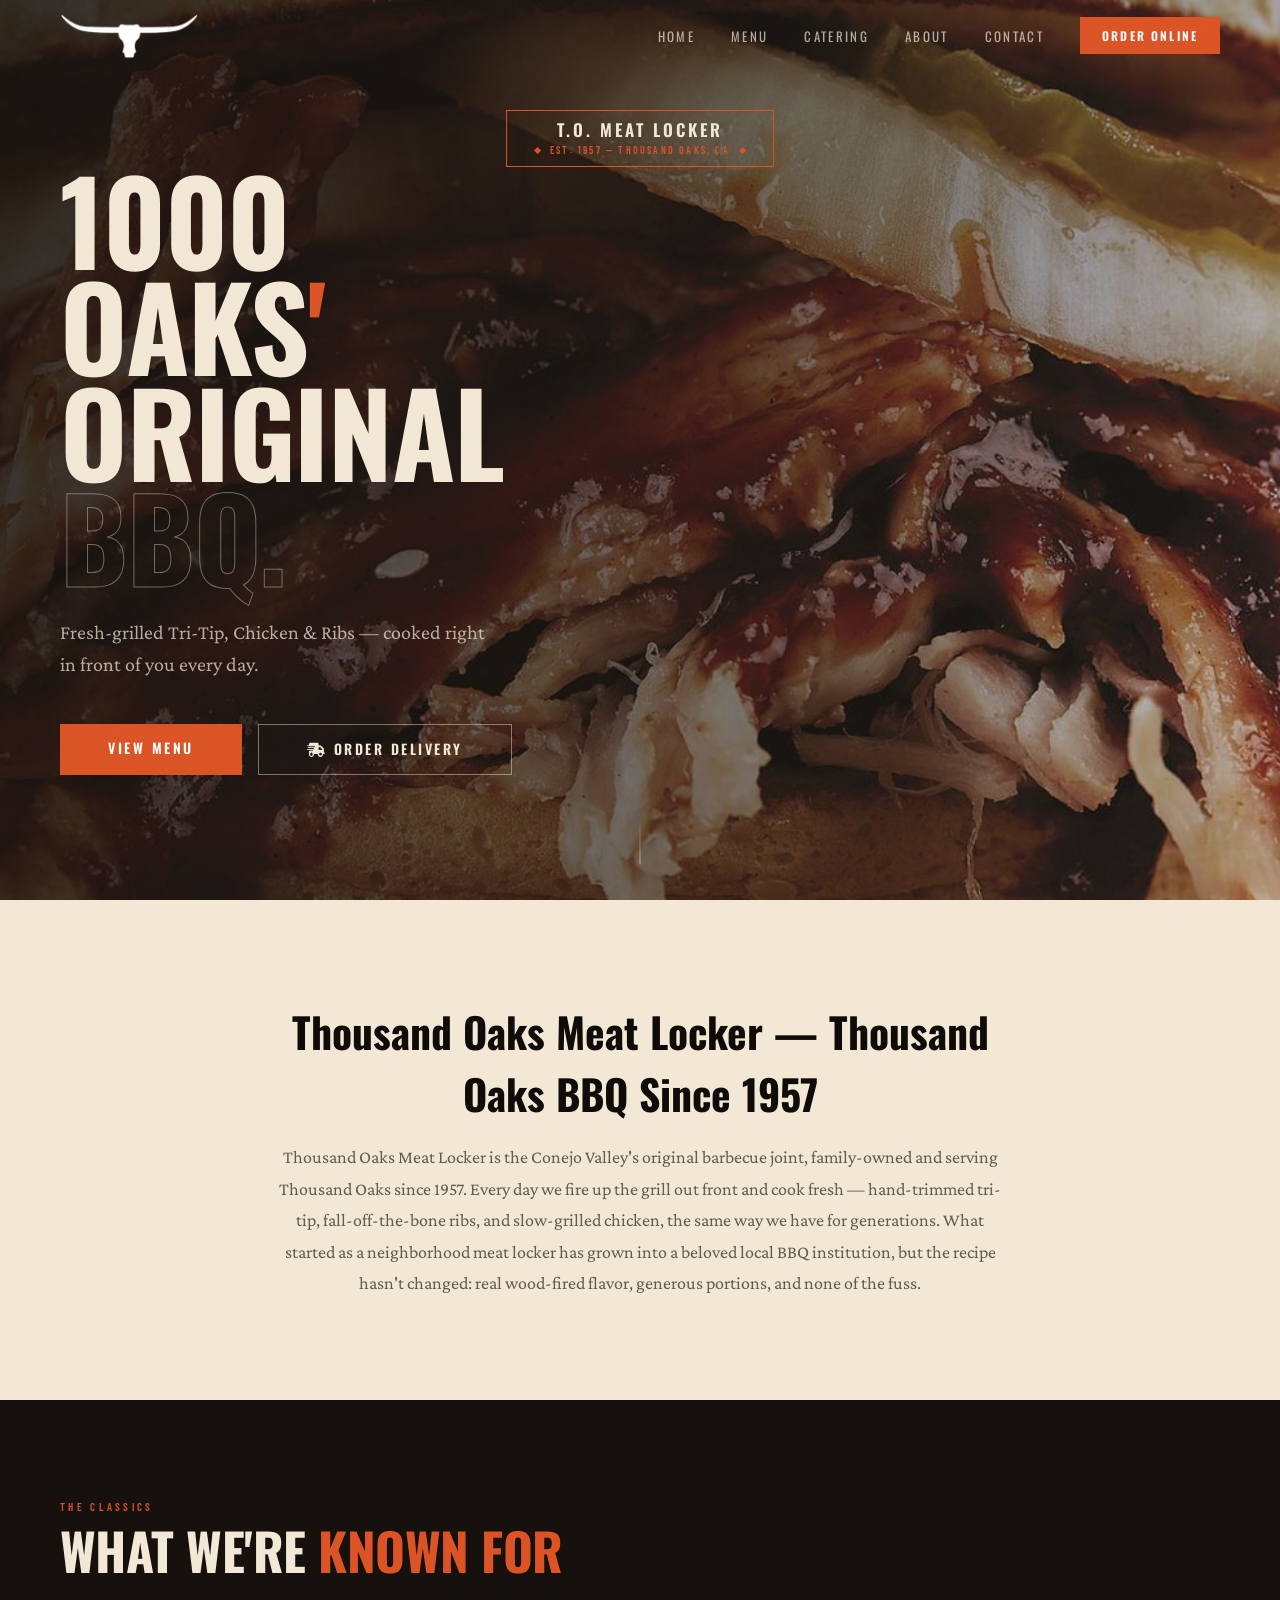
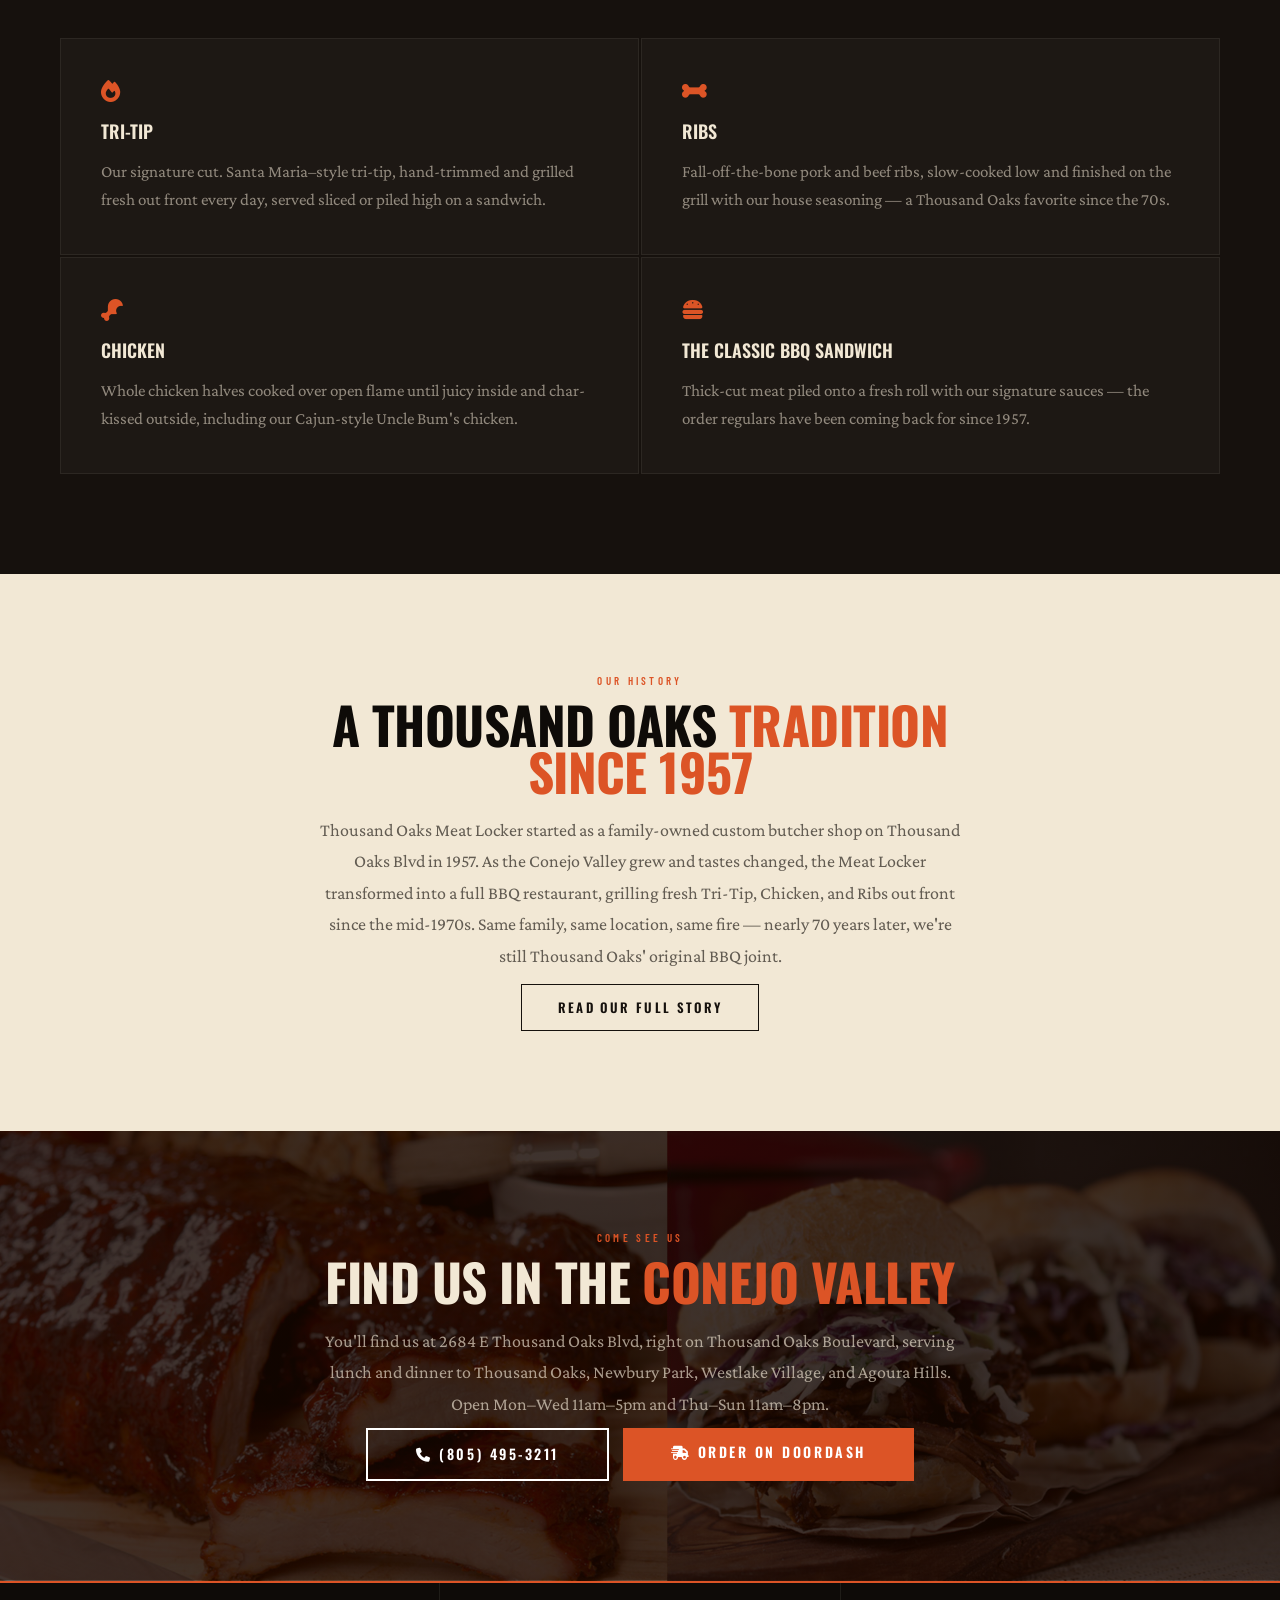
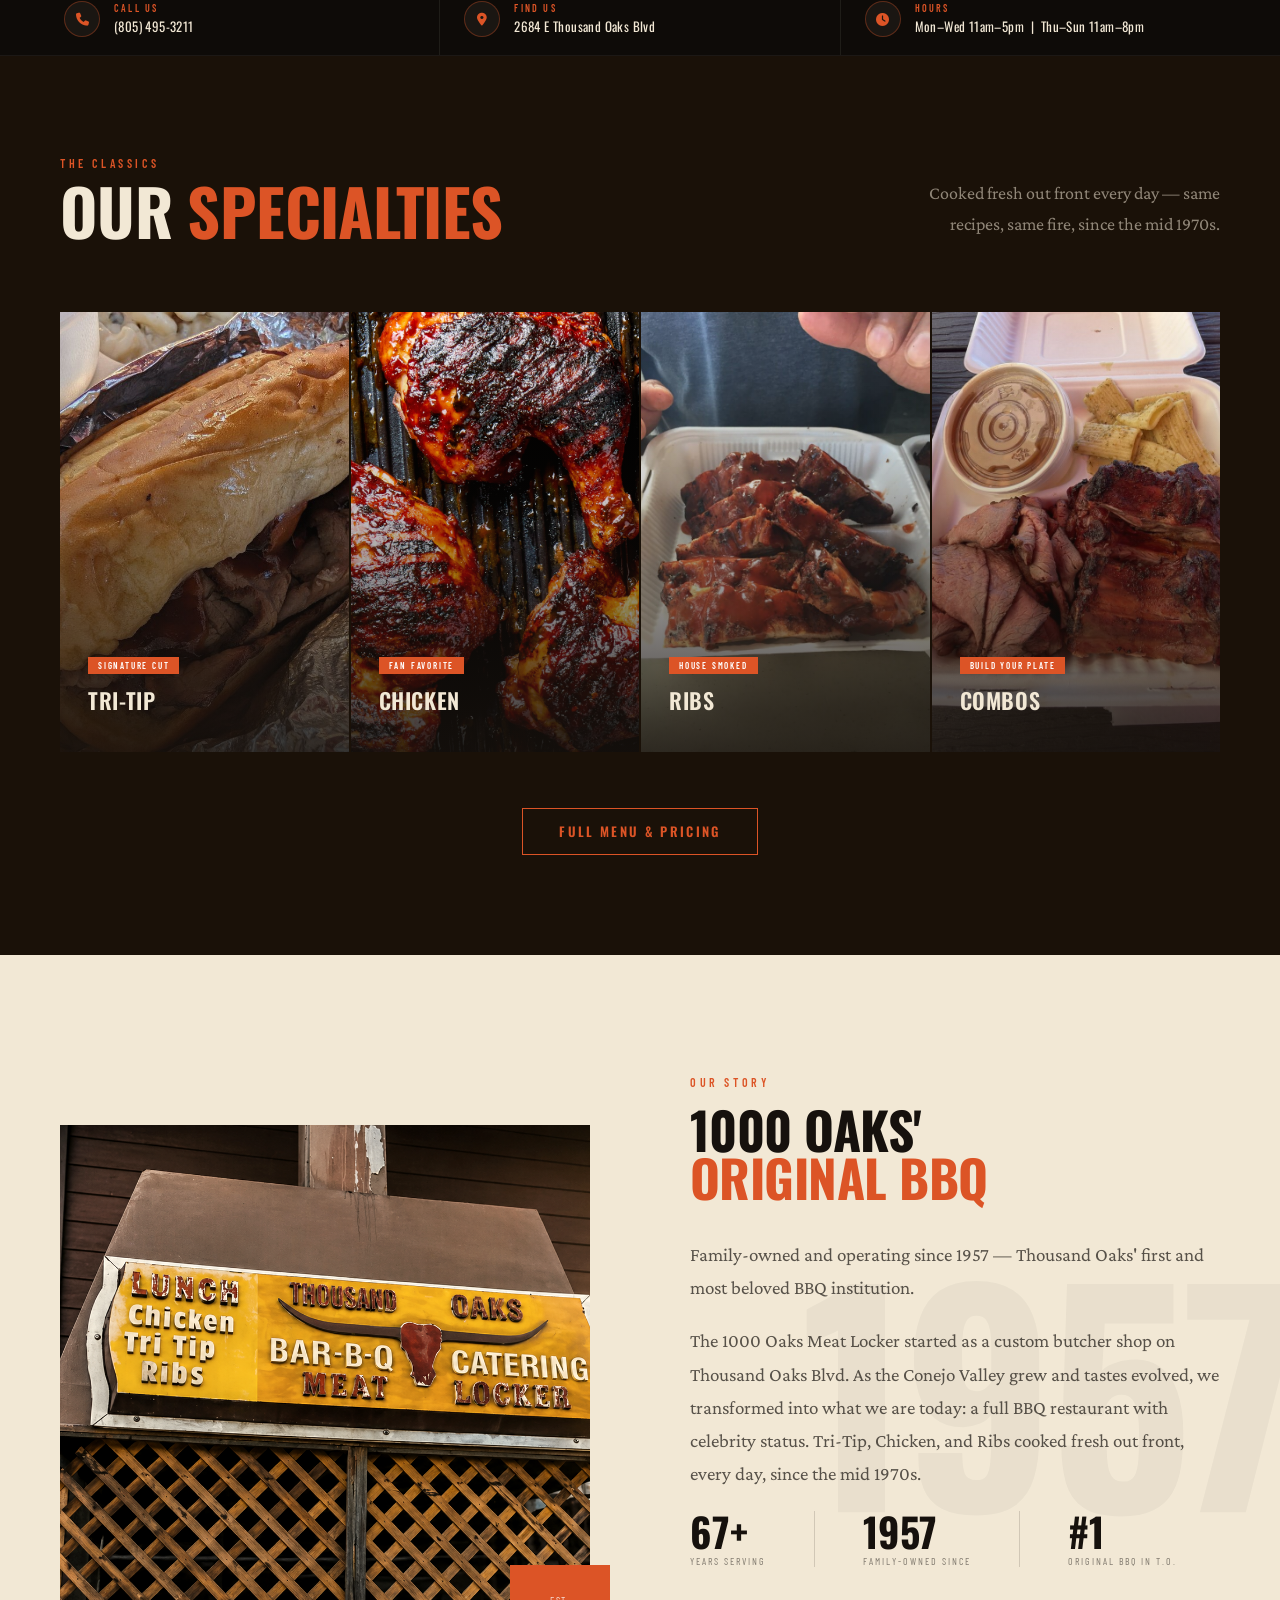
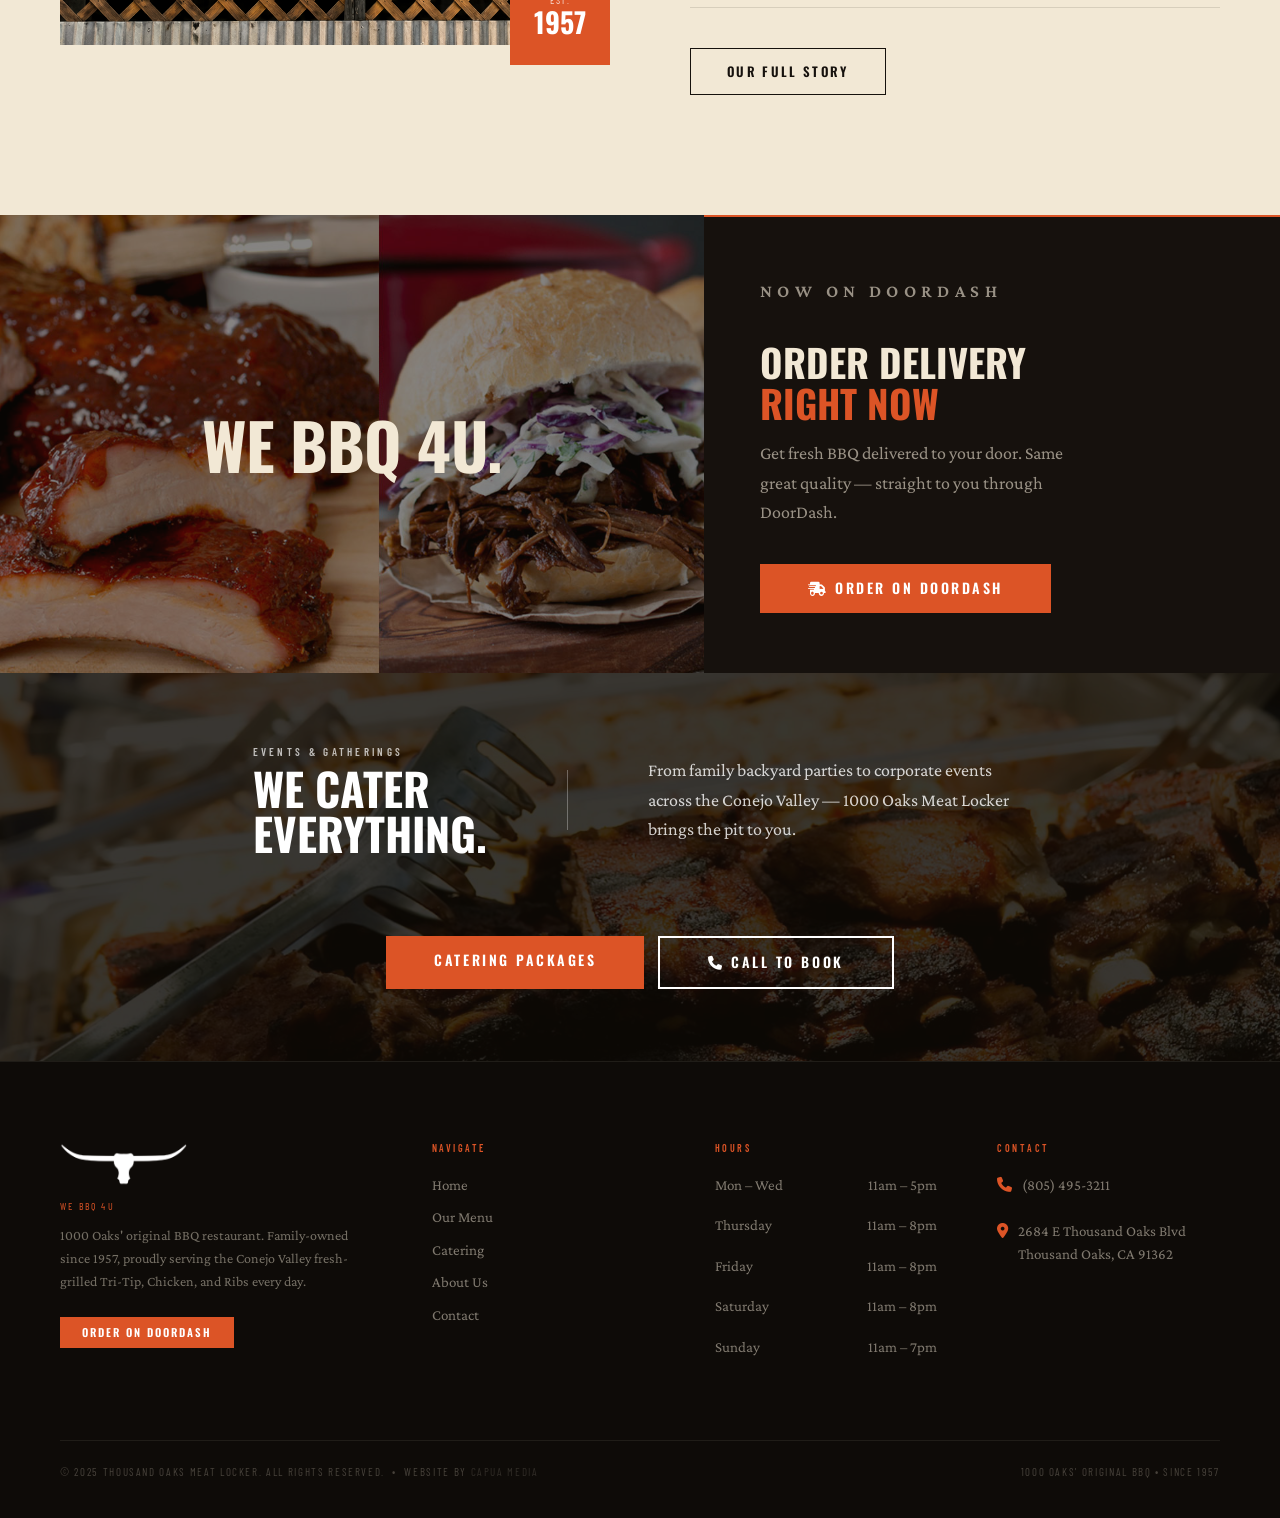
<file: index.html>
﻿<!DOCTYPE html>
<html lang="en">
<head>
  <meta charset="UTF-8" />
  <meta name="viewport" content="width=device-width, initial-scale=1.0" />
  <meta name="description" content="Family-owned BBQ in Thousand Oaks since 1957. Fresh-grilled tri-tip, ribs, and chicken cooked out front daily. Dine in, take out, or order on DoorDash." />
  <title>Thousand Oaks Meat Locker | BBQ in the Conejo Valley Since 1957</title>
  <link rel="canonical" href="https://www.thousandoaksmeatlocker.com/">

  <meta property="og:type" content="restaurant">
  <meta property="og:site_name" content="Thousand Oaks Meat Locker">
  <meta property="og:title" content="Thousand Oaks Meat Locker | BBQ in the Conejo Valley Since 1957">
  <meta property="og:description" content="Family-owned BBQ in Thousand Oaks since 1957. Fresh-grilled tri-tip, ribs, and chicken, cooked out front every day. Dine in, take out, or order on DoorDash.">
  <meta property="og:url" content="https://www.thousandoaksmeatlocker.com/">
  <meta property="og:image" content="https://www.thousandoaksmeatlocker.com/images/bbq-sandwich.jpg">
  <meta property="og:image:width" content="1920">
  <meta property="og:image:height" content="696">

  <meta name="twitter:card" content="summary_large_image">
  <meta name="twitter:title" content="Thousand Oaks Meat Locker | BBQ Since 1957">
  <meta name="twitter:description" content="Family-owned BBQ in Thousand Oaks. Fresh-grilled tri-tip, ribs, and chicken every day.">
  <meta name="twitter:image" content="https://www.thousandoaksmeatlocker.com/images/bbq-sandwich.jpg">

  <link rel="icon" href="/favicon.ico" sizes="any">
  <link rel="icon" type="image/png" sizes="96x96" href="/favicon-96x96.png">
  <link rel="icon" type="image/png" sizes="48x48" href="/favicon-48x48.png">
  <link rel="icon" type="image/png" sizes="32x32" href="/favicon-32x32.png">
  <link rel="icon" type="image/png" sizes="16x16" href="/favicon-16x16.png">
  <link rel="apple-touch-icon" sizes="180x180" href="/apple-touch-icon.png">
  <link rel="manifest" href="/site.webmanifest">
  <link rel="preconnect" href="https://fonts.googleapis.com" />
  <link rel="preconnect" href="https://fonts.gstatic.com" crossorigin />
  <link href="https://fonts.googleapis.com/css2?family=Oswald:wght@300;400;500;600;700&family=Crimson+Pro:ital,wght@0,400;0,600;1,400;1,600&family=Barlow+Condensed:wght@400;500;600&display=swap" rel="stylesheet" />
  <link rel="stylesheet" href="https://cdnjs.cloudflare.com/ajax/libs/font-awesome/6.5.1/css/all.min.css" />
  <link rel="stylesheet" href="css/style.css" />
  <script src="https://elfsightcdn.com/platform.js" async></script>
  <script type="application/ld+json">
  {
    "@context": "https://schema.org",
    "@type": "Restaurant",
    "name": "Thousand Oaks Meat Locker",
    "description": "1000 Oaks' original BBQ restaurant, family-owned since 1957, serving the Conejo Valley fresh-grilled tri-tip, chicken, and ribs every day.",
    "image": "https://www.thousandoaksmeatlocker.com/images/bbq-sandwich.jpg",
    "url": "https://www.thousandoaksmeatlocker.com",
    "telephone": "+18054953211",
    "servesCuisine": ["Barbecue", "American"],
    "priceRange": "$$",
    "paymentAccepted": "Cash, Credit Card",
    "acceptsReservations": false,
    "address": {
      "@type": "PostalAddress",
      "streetAddress": "2684 E Thousand Oaks Blvd",
      "addressLocality": "Thousand Oaks",
      "addressRegion": "CA",
      "postalCode": "91362",
      "addressCountry": "US"
    },
    "geo": { "@type": "GeoCoordinates", "latitude": 34.171956, "longitude": -118.84029 },
    "hasMap": "https://www.google.com/maps?q=Thousand+Oaks+Meat+Locker,+2684+E+Thousand+Oaks+Blvd,+Thousand+Oaks,+CA+91362",
    "openingHoursSpecification": [
      { "@type": "OpeningHoursSpecification", "dayOfWeek": ["Monday","Tuesday","Wednesday"], "opens": "11:00", "closes": "17:00" },
      { "@type": "OpeningHoursSpecification", "dayOfWeek": ["Thursday","Friday","Saturday"], "opens": "11:00", "closes": "20:00" },
      { "@type": "OpeningHoursSpecification", "dayOfWeek": "Sunday", "opens": "11:00", "closes": "19:00" }
    ],
    "sameAs": [
      "https://www.facebook.com/ThousandOaksMeatLocker/",
      "https://www.yelp.com/biz/thousand-oaks-meat-locker-bbq-thousand-oaks",
      "https://www.tripadvisor.com/Restaurant_Review-g60959-d2294779-Reviews-Thousand_Oaks_Meat_Locker-Thousand_Oaks_California.html",
      "https://www.doordash.com/store/thousand-oaks-meat-locker-bbq-thousand-oaks-9116/12970/"
    ],
    "hasMenu": "https://www.thousandoaksmeatlocker.com/menu.html",
    "menu": "https://www.thousandoaksmeatlocker.com/menu.html",
    "potentialAction": {
      "@type": "OrderAction",
      "target": "https://www.doordash.com/store/thousand-oaks-meat-locker-bbq-thousand-oaks-9116/12970/",
      "deliveryMethod": "http://purl.org/goodrelations/v1#DeliveryModeOwnFleet"
    }
  }
  </script>
</head>
<body>

  <!-- ── Nav ─────────────────────────────────────────────────── -->
  <nav class="nav" id="navbar">
    <div class="nav-inner">
      <a href="index.html" class="nav-logo" aria-label="1000 Oaks Meat Locker Home">
        <img src="images/white-logo.png" alt="1000 Oaks Meat Locker" />
      </a>
      <button class="nav-toggle" id="navToggle" aria-label="Toggle navigation" aria-expanded="false">
        <span></span><span></span><span></span>
      </button>
      <ul class="nav-links" id="navMenu" role="list">
        <li><a href="index.html">Home</a></li>
        <li><a href="menu.html">Menu</a></li>
        <li><a href="catering.html">Catering</a></li>
        <li><a href="about.html">About</a></li>
        <li><a href="contact.html">Contact</a></li>
        <li>
          <a href="https://www.doordash.com/store/thousand-oaks-meat-locker-bbq-thousand-oaks-9116/12970/"
             target="_blank" rel="noopener" class="nav-order">
            Order Online
          </a>
        </li>
      </ul>
    </div>
  </nav>

  <!-- ── Hero ─────────────────────────────────────────────────── -->
  <section class="hero" id="hero">
    <div class="hero-bg" style="background-image: url('images/bbq-sandwich.jpg');"></div>
    <div class="hero-overlay"></div>

    <div class="hero-badge">
      <span class="hero-badge-name">T.O. Meat Locker</span>
      <div class="hero-badge-est">
        <span class="badge-diamond" aria-hidden="true"></span>
        <span class="hero-badge-text">Est. 1957 &mdash; Thousand Oaks, CA</span>
        <span class="badge-diamond" aria-hidden="true"></span>
      </div>
    </div>

    <div class="hero-content">
      <p class="hero-mobile-id">T.O. Meat Locker &nbsp;&bull;&nbsp; Est. 1957</p>
      <div class="hero-title">
        <span class="hero-line">1000</span>
        <span class="hero-line">Oaks<span class="accent">'</span></span>
        <span class="hero-line">Original</span>
        <span class="hero-line outline">BBQ.</span>
      </div>

      <p class="hero-subtitle">Fresh-grilled Tri-Tip, Chicken &amp; Ribs — cooked right in front of you every day.</p>

      <div class="hero-ctas">
        <a href="menu.html" class="btn btn-accent btn-lg">View Menu</a>
        <a href="https://www.doordash.com/store/thousand-oaks-meat-locker-bbq-thousand-oaks-9116/12970/"
           target="_blank" rel="noopener" class="btn btn-ghost-light btn-lg">
          <i class="fa-solid fa-truck-fast"></i> Order Delivery
        </a>
      </div>
    </div>

    <div class="scroll-indicator" aria-hidden="true"></div>
  </section>

  <!-- ── Intro ─────────────────────────────────────────────────── -->
  <section class="page-section page-section-parchment">
    <div class="section-inner" style="max-width:860px;">
      <h1 style="font-family:var(--ff-head); font-size:clamp(1.8rem,4vw,2.6rem); color:var(--ink); margin-bottom:18px; text-align:center;">
        Thousand Oaks Meat Locker — Thousand Oaks BBQ Since 1957
      </h1>
      <p class="section-body" style="text-align:center; max-width:760px; margin:0 auto;">
        Thousand Oaks Meat Locker is the Conejo Valley's original barbecue joint, family-owned and serving Thousand Oaks since 1957. Every day we fire up the grill out front and cook fresh — hand-trimmed tri-tip, fall-off-the-bone ribs, and slow-grilled chicken, the same way we have for generations. What started as a neighborhood meat locker has grown into a beloved local BBQ institution, but the recipe hasn't changed: real wood-fired flavor, generous portions, and none of the fuss.
      </p>
    </div>
  </section>

  <!-- ── What We're Known For ─────────────────────────────────── -->
  <section class="page-section page-section-charcoal">
    <div class="section-inner">
      <div class="section-header">
        <p class="eyebrow">The Classics</p>
        <h2 class="section-h2">What We're <span class="accent">Known For</span></h2>
      </div>
      <div class="values-grid">
        <div class="value-card">
          <div class="value-icon" aria-hidden="true"><i class="fa-solid fa-fire"></i></div>
          <p class="value-name">Tri-Tip</p>
          <p class="value-text">Our signature cut. Santa Maria–style tri-tip, hand-trimmed and grilled fresh out front every day, served sliced or piled high on a sandwich.</p>
        </div>
        <div class="value-card">
          <div class="value-icon" aria-hidden="true"><i class="fa-solid fa-bone"></i></div>
          <p class="value-name">Ribs</p>
          <p class="value-text">Fall-off-the-bone pork and beef ribs, slow-cooked low and finished on the grill with our house seasoning — a Thousand Oaks favorite since the 70s.</p>
        </div>
        <div class="value-card">
          <div class="value-icon" aria-hidden="true"><i class="fa-solid fa-drumstick-bite"></i></div>
          <p class="value-name">Chicken</p>
          <p class="value-text">Whole chicken halves cooked over open flame until juicy inside and char-kissed outside, including our Cajun-style Uncle Bum's chicken.</p>
        </div>
        <div class="value-card">
          <div class="value-icon" aria-hidden="true"><i class="fa-solid fa-burger"></i></div>
          <p class="value-name">The Classic BBQ Sandwich</p>
          <p class="value-text">Thick-cut meat piled onto a fresh roll with our signature sauces — the order regulars have been coming back for since 1957.</p>
        </div>
      </div>
    </div>
  </section>

  <!-- ── Tradition Since 1957 ─────────────────────────────────── -->
  <section class="page-section page-section-parchment">
    <div class="section-inner" style="max-width:760px; text-align:center;">
      <p class="eyebrow" style="color:var(--accent);">Our History</p>
      <h2 class="section-h2" style="color:var(--ink);">A Thousand Oaks <span class="accent">Tradition Since 1957</span></h2>
      <p class="section-body">
        Thousand Oaks Meat Locker started as a family-owned custom butcher shop on Thousand Oaks Blvd in 1957. As the Conejo Valley grew and tastes changed, the Meat Locker transformed into a full BBQ restaurant, grilling fresh Tri-Tip, Chicken, and Ribs out front since the mid-1970s. Same family, same location, same fire — nearly 70 years later, we're still Thousand Oaks' original BBQ joint.
      </p>
      <a href="about.html" class="btn btn-ghost-dark" style="margin-top:12px;">Read Our Full Story</a>
    </div>
  </section>

  <!-- ── Find Us in the Conejo Valley ─────────────────────────── -->
  <section class="page-section page-section-dark" style="background-image: linear-gradient(rgba(20,6,0,0.82), rgba(20,6,0,0.82)), url('images/thousand-oaks-meatlocker.jpg'); background-size:cover; background-position:center;">
    <div class="section-inner" style="max-width:760px; text-align:center;">
      <p class="eyebrow">Come See Us</p>
      <h2 class="section-h2">Find Us in the <span class="accent">Conejo Valley</span></h2>
      <p class="section-body">
        You'll find us at 2684 E Thousand Oaks Blvd, right on Thousand Oaks Boulevard, serving lunch and dinner to Thousand Oaks, Newbury Park, Westlake Village, and Agoura Hills.
        <!-- Owner to confirm: on-site parking details for this section -->
        Open Mon–Wed 11am–5pm and Thu–Sun 11am–8pm.
      </p>
      <div style="display:flex; gap:14px; flex-wrap:wrap; justify-content:center; margin-top:8px;">
        <a href="tel:+18054953211" class="btn btn-ghost-white btn-lg">
          <i class="fa-solid fa-phone"></i> (805) 495-3211
        </a>
        <a href="https://www.doordash.com/store/thousand-oaks-meat-locker-bbq-thousand-oaks-9116/12970/"
           target="_blank" rel="noopener" class="btn btn-accent btn-lg">
          <i class="fa-solid fa-truck-fast"></i> Order on DoorDash
        </a>
      </div>
    </div>
  </section>

  <!-- ── Info Bar ──────────────────────────────────────────────── -->
  <div class="info-bar">
    <div class="info-bar-inner">

      <a href="tel:+18054953211" class="info-item">
        <div class="info-icon" aria-hidden="true">
          <i class="fa-solid fa-phone"></i>
        </div>
        <div>
          <span class="info-label">Call Us</span>
          <span class="info-value">(805) 495-3211</span>
        </div>
      </a>

      <div class="info-divider" aria-hidden="true"></div>

      <a href="https://maps.google.com/?q=2684+E+Thousand+Oaks+Blvd,+Thousand+Oaks+CA+91362"
         target="_blank" rel="noopener" class="info-item">
        <div class="info-icon" aria-hidden="true">
          <i class="fa-solid fa-location-dot"></i>
        </div>
        <div>
          <span class="info-label">Find Us</span>
          <span class="info-value">2684 E Thousand Oaks Blvd</span>
        </div>
      </a>

      <div class="info-divider" aria-hidden="true"></div>

      <div class="info-item">
        <div class="info-icon" aria-hidden="true">
          <i class="fa-solid fa-clock"></i>
        </div>
        <div>
          <span class="info-label">Hours</span>
          <span class="info-value">Mon–Wed 11am–5pm &nbsp;|&nbsp; Thu–Sun 11am–8pm</span>
        </div>
      </div>

    </div>
  </div>

  <!-- ── Specialties ───────────────────────────────────────────── -->
  <section class="specialties" id="specialties">
    <div class="specialties-inner">

      <div class="specialties-header">
        <div>
          <p class="specialties-eyebrow">The Classics</p>
          <h2 class="specialties-title">Our <span class="accent">Specialties</span></h2>
        </div>
        <p class="specialties-subtitle">
          Cooked fresh out front every day —&nbsp;same recipes, same fire, since the mid&nbsp;1970s.
        </p>
      </div>

      <div class="specialties-grid">

        <article class="specialty-card">
          <div class="specialty-card-bg" style="background-image: url('images/toml-tritip.jpg'); background-size: cover; background-position: center center;"></div>
          <div class="specialty-overlay"></div>
          <div class="specialty-content">
            <span class="specialty-tag">Signature Cut</span>
            <h3 class="specialty-name">Tri-Tip</h3>
            <p class="specialty-text">Santa Maria–style Tri-Tip, seasoned and grilled fresh out front every day. Served sliced or in a sandwich.</p>
          </div>
        </article>

        <article class="specialty-card">
          <div class="specialty-card-bg" style="background-image: url('images/toml-chicken.webp'); background-size: cover; background-position: center center;"></div>
          <div class="specialty-overlay"></div>
          <div class="specialty-content">
            <span class="specialty-tag">Fan Favorite</span>
            <h3 class="specialty-name">Chicken</h3>
            <p class="specialty-text">Whole chicken halves over open flame — juicy inside, char-kissed outside. A 1000 Oaks staple since the 70s.</p>
          </div>
        </article>

        <article class="specialty-card">
          <div class="specialty-card-bg" style="background-image: url('images/toml-ribs.jpg'); background-size: cover; background-position: center 65%;"></div>
          <div class="specialty-overlay"></div>
          <div class="specialty-content">
            <span class="specialty-tag">House Smoked</span>
            <h3 class="specialty-name">Ribs</h3>
            <p class="specialty-text">Fall-off-the-bone pork ribs, slow-cooked and finished on the grill with our house seasoning.</p>
          </div>
        </article>

        <article class="specialty-card">
          <div class="specialty-card-bg" style="background-image: url('images/toml-combo.jpg'); background-size: cover; background-position: center 40%;"></div>
          <div class="specialty-overlay"></div>
          <div class="specialty-content">
            <span class="specialty-tag">Build Your Plate</span>
            <h3 class="specialty-name">Combos</h3>
            <p class="specialty-text">Mix-and-match plates — build your own combo with sides. Feeds one or the whole crew.</p>
          </div>
        </article>

      </div>

      <div class="specialties-cta">
        <a href="menu.html" class="btn btn-ghost-accent">Full Menu &amp; Pricing</a>
      </div>

    </div>
  </section>

  <!-- ── About ─────────────────────────────────────────────────── -->
  <section class="about" id="about">
    <div class="about-watermark" aria-hidden="true">1957</div>
    <div class="about-inner">

      <div class="about-photo-wrap">
        <img src="images/toml-sign.png" alt="1000 Oaks Meat Locker storefront sign, est. 1957, Thousand Oaks" class="about-photo" style="object-position: center 30%;" />
        <div class="about-badge">
          <span class="about-badge-est">Est.</span>
          <span class="about-badge-year">1957</span>
        </div>
      </div>

      <div>
        <p class="about-eyebrow">Our Story</p>
        <h2 class="about-title">1000 Oaks'<br><span class="accent">Original BBQ</span></h2>

        <p class="about-body">
          Family-owned and operating since 1957 — Thousand Oaks' first and most beloved BBQ institution.
        </p>
        <p class="about-body">
          The 1000 Oaks Meat Locker started as a custom butcher shop on Thousand Oaks Blvd. As the
          Conejo Valley grew and tastes evolved, we transformed into what we are today: a full BBQ
          restaurant with celebrity status. Tri-Tip, Chicken, and Ribs cooked fresh out front, every day,
          since the mid 1970s.
        </p>

        <div class="about-stats">
          <div class="about-stat">
            <span class="about-stat-num">67+</span>
            <span class="about-stat-label">Years Serving</span>
          </div>
          <div class="about-stat-div" aria-hidden="true"></div>
          <div class="about-stat">
            <span class="about-stat-num">1957</span>
            <span class="about-stat-label">Family-Owned Since</span>
          </div>
          <div class="about-stat-div" aria-hidden="true"></div>
          <div class="about-stat">
            <span class="about-stat-num">#1</span>
            <span class="about-stat-label">Original BBQ in T.O.</span>
          </div>
        </div>

        <a href="about.html" class="btn btn-ghost-dark">Our Full Story</a>
      </div>

    </div>
  </section>

  <!-- ── Delivery Band ─────────────────────────────────────────── -->
  <section class="delivery-band" id="delivery">
    <div class="delivery-band-photo">
      <img src="images/thousand-oaks-meatlocker.jpg" alt="Exterior of Thousand Oaks Meat Locker on Thousand Oaks Blvd" loading="lazy" />
      <div class="delivery-band-text-overlay">
        <p class="delivery-band-headline">WE BBQ 4U.</p>
      </div>
    </div>
    <div class="delivery-band-cta">
      <p class="eyebrow eyebrow-light">Now on DoorDash</p>
      <h2>Order Delivery<br><span class="accent-text">Right Now</span></h2>
      <p>Get fresh BBQ delivered to your door. Same great quality — straight to you through DoorDash.</p>
      <a href="https://www.doordash.com/store/thousand-oaks-meat-locker-bbq-thousand-oaks-9116/12970/"
         target="_blank" rel="noopener" class="btn btn-accent btn-lg">
        <i class="fa-solid fa-truck-fast"></i> Order on DoorDash
      </a>
    </div>
  </section>

  <!-- ── Catering Strip ────────────────────────────────────────── -->
  <section class="catering-strip" id="catering">
    <div class="catering-strip-bg" style="background-image: url('images/catering.jpg');"></div>
    <div class="catering-strip-overlay"></div>
    <div class="catering-strip-inner">
      <div>
        <p class="catering-eyebrow">Events &amp; Gatherings</p>
        <h2 class="catering-headline">We Cater<br>Everything.</h2>
      </div>
      <div class="catering-rule" aria-hidden="true"></div>
      <p class="catering-body">
        From family backyard parties to corporate events across the Conejo Valley —
        1000 Oaks Meat Locker brings the pit to you.
      </p>
      <div style="display:flex; gap:14px; flex-wrap:wrap;">
        <a href="catering.html" class="btn btn-accent btn-lg">Catering Packages</a>
        <a href="tel:+18054953211" class="btn btn-ghost-white btn-lg">
          <i class="fa-solid fa-phone"></i> Call to Book
        </a>
      </div>
    </div>
  </section>

  <!-- ── Footer ───────────────────────────────────────────────── -->
  <footer class="footer">
    <div class="footer-inner">
      <div class="footer-grid">

        <div class="footer-brand">
          <img src="images/white-logo.png" alt="1000 Oaks Meat Locker" class="footer-logo" />
          <p class="footer-tagline">We BBQ 4U</p>
          <p class="footer-about">
            1000 Oaks' original BBQ restaurant. Family-owned since 1957,
            proudly serving the Conejo Valley fresh-grilled Tri-Tip, Chicken, and Ribs every day.
          </p>
          <a href="https://www.doordash.com/store/thousand-oaks-meat-locker-bbq-thousand-oaks-9116/12970/"
             target="_blank" rel="noopener" class="btn btn-accent btn-sm">
            Order on DoorDash
          </a>
        </div>

        <div class="footer-col">
          <p class="footer-col-title">Navigate</p>
          <a href="index.html">Home</a>
          <a href="menu.html">Our Menu</a>
          <a href="catering.html">Catering</a>
          <a href="about.html">About Us</a>
          <a href="contact.html">Contact</a>
        </div>

        <div class="footer-col">
          <p class="footer-col-title">Hours</p>
          <div class="footer-hours">
            <div class="footer-hours-row"><span>Mon &ndash; Wed</span><span>11am &ndash; 5pm</span></div>
            <div class="footer-hours-row"><span>Thursday</span><span>11am &ndash; 8pm</span></div>
            <div class="footer-hours-row"><span>Friday</span><span>11am &ndash; 8pm</span></div>
            <div class="footer-hours-row"><span>Saturday</span><span>11am &ndash; 8pm</span></div>
            <div class="footer-hours-row"><span>Sunday</span><span>11am &ndash; 7pm</span></div>
          </div>
        </div>

        <div class="footer-col">
          <p class="footer-col-title">Contact</p>
          <div class="footer-contact">
            <div class="footer-contact-row">
              <i class="fa-solid fa-phone" aria-hidden="true"></i>
              <a href="tel:+18054953211">(805) 495-3211</a>
            </div>
            <div class="footer-contact-row">
              <i class="fa-solid fa-location-dot" aria-hidden="true"></i>
              <a href="https://maps.google.com/?q=2684+E+Thousand+Oaks+Blvd,+Thousand+Oaks+CA+91362"
                 target="_blank" rel="noopener">
                2684 E Thousand Oaks Blvd<br>Thousand Oaks, CA 91362
              </a>
            </div>
          </div>
        </div>

      </div>

      <div class="footer-bottom">
        <span>&copy; 2025 Thousand Oaks Meat Locker. All rights reserved. &nbsp;&bull;&nbsp; Website by <a href="https://capua.media" target="_blank" rel="noopener" style="color:inherit; opacity:0.6; text-decoration:none;">Capua Media</a></span>
        <span>1000 Oaks' Original BBQ &bull; Since 1957</span>
      </div>
    </div>
  </footer>

  <script src="js/main.js"></script>
  <!-- Elfsight Google Reviews | TO Meat Locker -->
  <div class="elfsight-app-434684fc-fb01-4302-848a-73ff0a4ba5d7" data-elfsight-app-lazy></div>
</body>
</html>
</file>
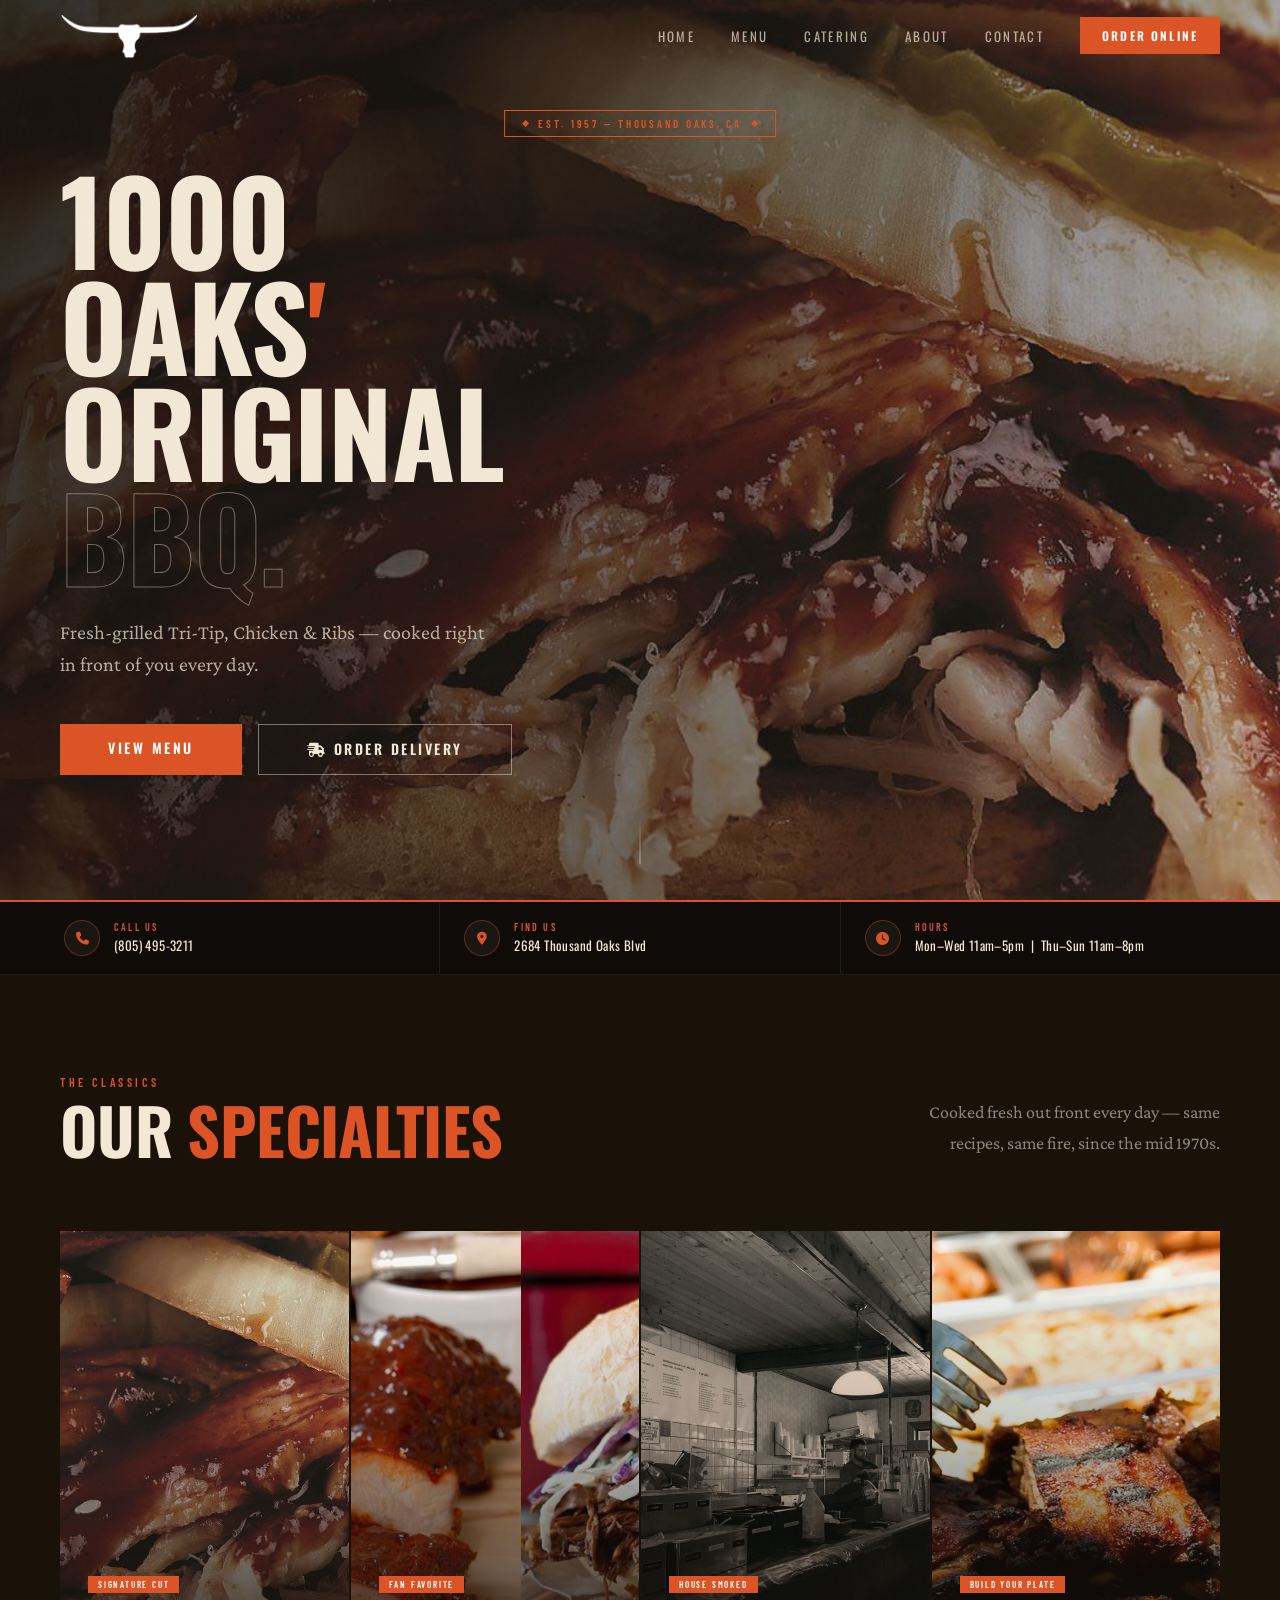
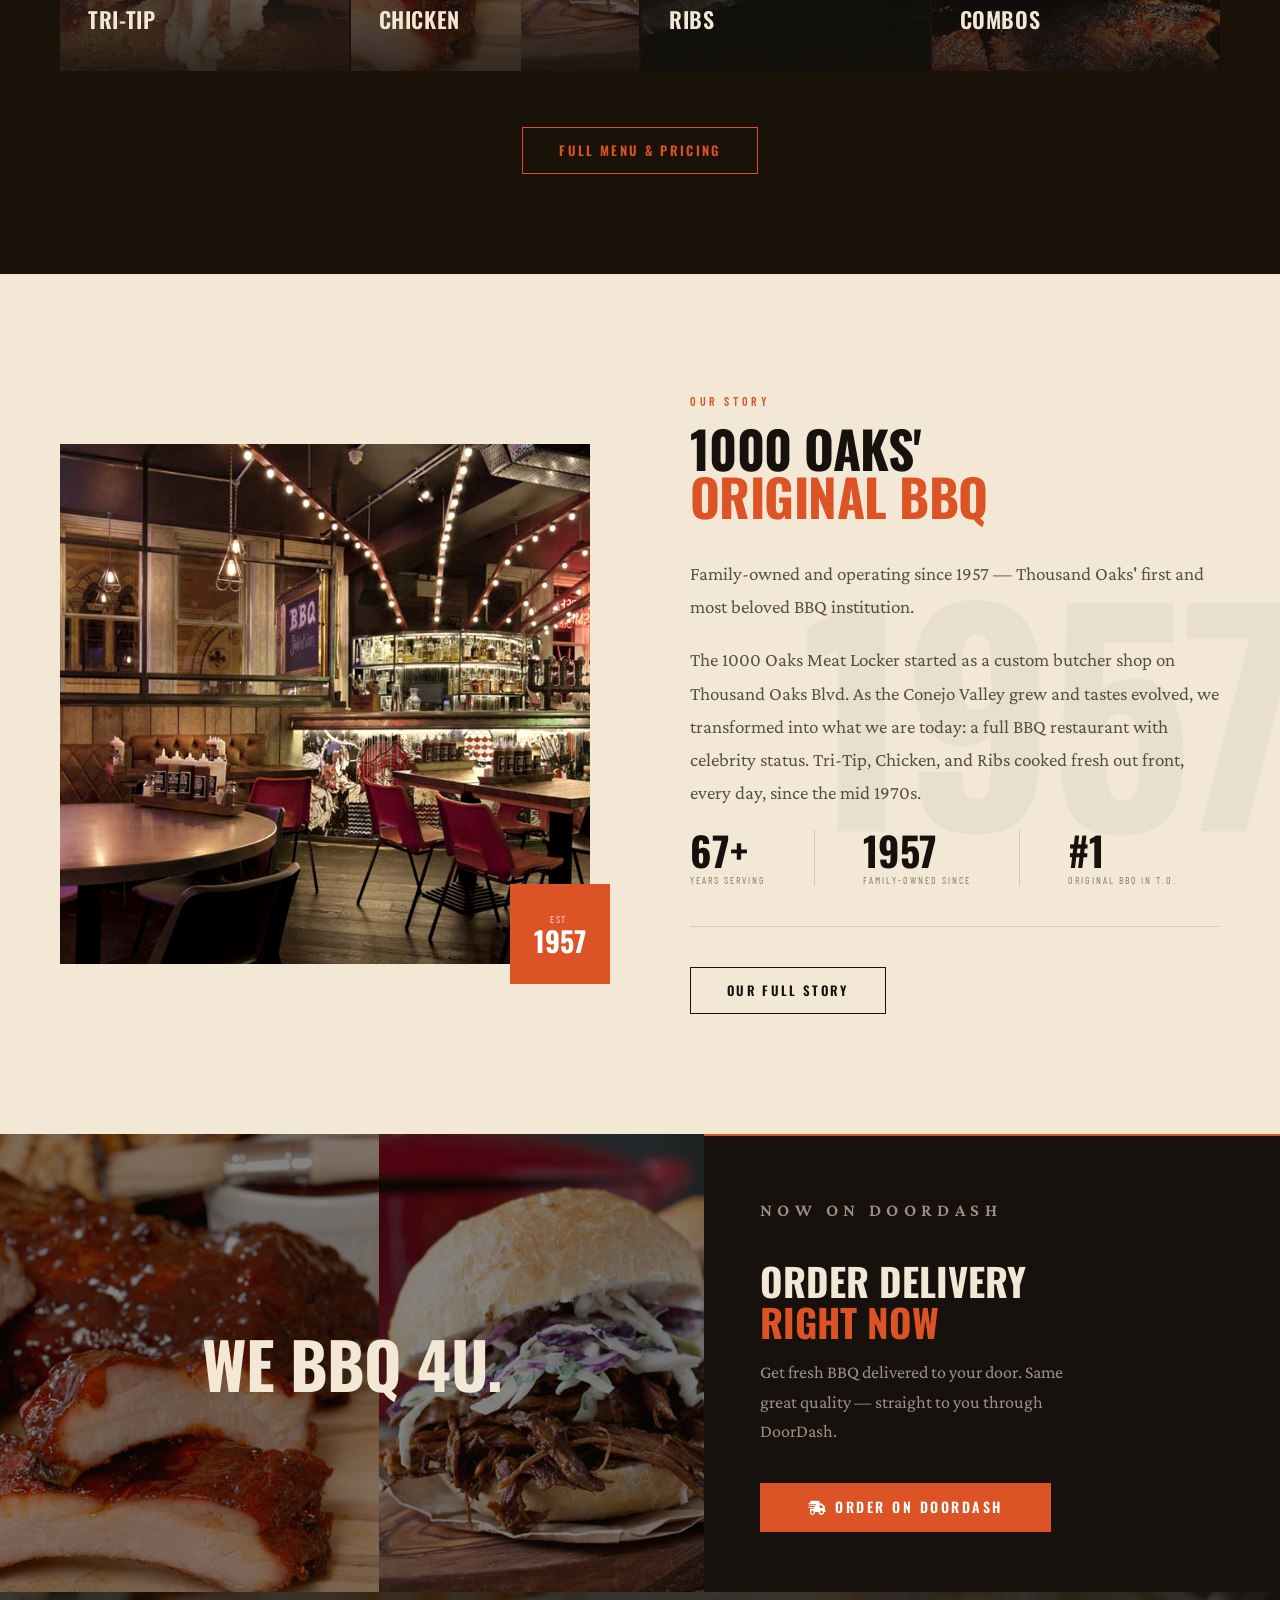
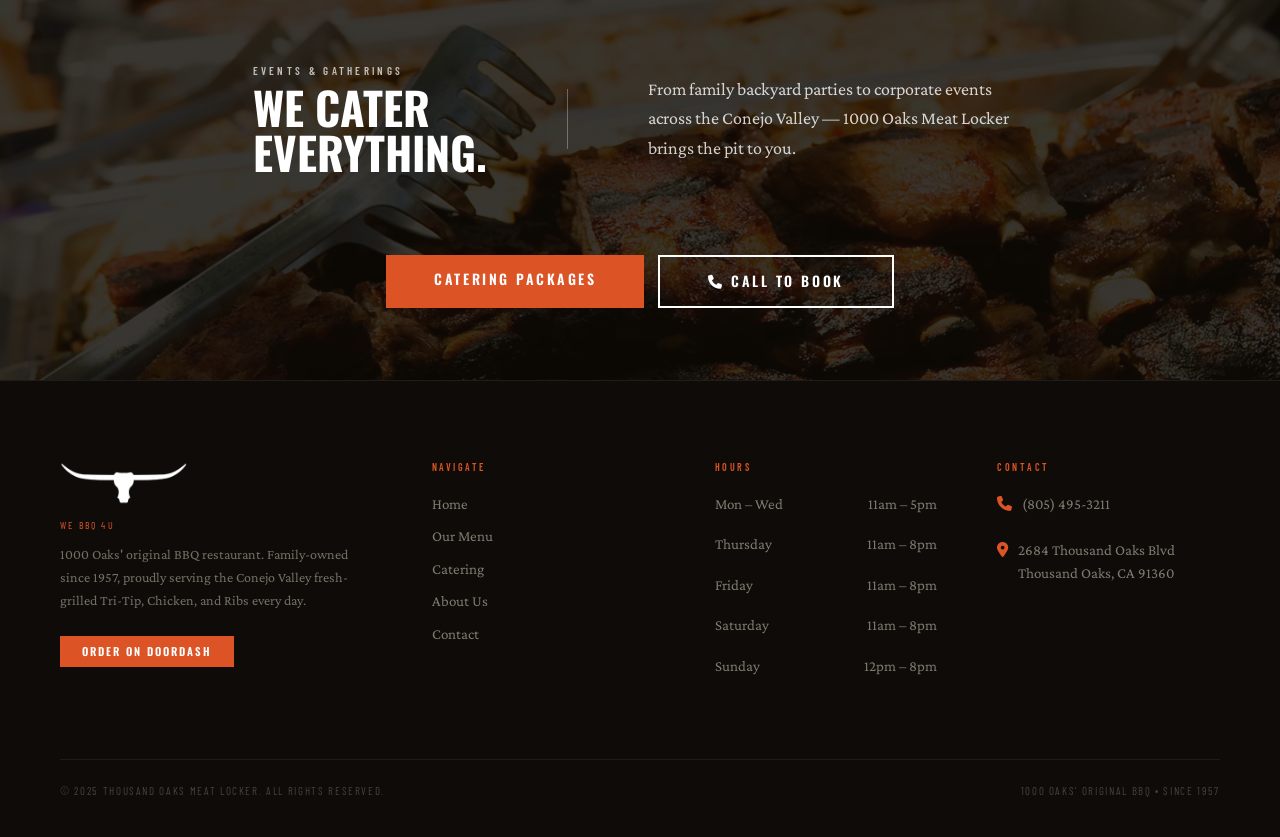
<file: toml-website-v2/index.html>
<!DOCTYPE html>
<html lang="en">
<head>
  <meta charset="UTF-8" />
  <meta name="viewport" content="width=device-width, initial-scale=1.0" />
  <meta name="description" content="1000 Oaks Meat Locker — Thousand Oak's original BBQ restaurant since 1957. Fresh-grilled Tri-Tip, Chicken, and Ribs. We BBQ 4U." />
  <title>1000 Oaks Meat Locker | We BBQ 4U Since 1957</title>
  <link rel="preconnect" href="https://fonts.googleapis.com" />
  <link rel="preconnect" href="https://fonts.gstatic.com" crossorigin />
  <link href="https://fonts.googleapis.com/css2?family=Oswald:wght@300;400;500;600;700&family=Crimson+Pro:ital,wght@0,400;0,600;1,400;1,600&family=Barlow+Condensed:wght@400;500;600&display=swap" rel="stylesheet" />
  <link rel="stylesheet" href="https://cdnjs.cloudflare.com/ajax/libs/font-awesome/6.5.1/css/all.min.css" />
  <link rel="stylesheet" href="css/style.css" />
</head>
<body>

  <!-- ── Nav ─────────────────────────────────────────────────── -->
  <nav class="nav" id="navbar">
    <div class="nav-inner">
      <a href="index.html" class="nav-logo" aria-label="1000 Oaks Meat Locker Home">
        <img src="images/white-logo.png" alt="1000 Oaks Meat Locker" />
      </a>
      <button class="nav-toggle" id="navToggle" aria-label="Toggle navigation" aria-expanded="false">
        <span></span><span></span><span></span>
      </button>
      <ul class="nav-links" id="navMenu" role="list">
        <li><a href="index.html">Home</a></li>
        <li><a href="menu.html">Menu</a></li>
        <li><a href="catering.html">Catering</a></li>
        <li><a href="about.html">About</a></li>
        <li><a href="contact.html">Contact</a></li>
        <li>
          <a href="https://www.doordash.com/store/thousand-oaks-meat-locker-bbq-thousand-oaks-9116/12970/"
             target="_blank" rel="noopener" class="nav-order">
            Order Online
          </a>
        </li>
      </ul>
    </div>
  </nav>

  <!-- ── Hero ─────────────────────────────────────────────────── -->
  <section class="hero" id="hero">
    <div class="hero-bg" style="background-image: url('images/bbq-sandwich.jpg');"></div>
    <div class="hero-overlay"></div>

    <div class="hero-badge">
      <span class="badge-diamond" aria-hidden="true"></span>
      <span class="hero-badge-text">Est. 1957 &mdash; Thousand Oaks, CA</span>
      <span class="badge-diamond" aria-hidden="true"></span>
    </div>

    <div class="hero-content">
      <h1 class="hero-title">
        <span class="hero-line">1000</span>
        <span class="hero-line">Oaks<span class="accent">'</span></span>
        <span class="hero-line">Original</span>
        <span class="hero-line outline">BBQ.</span>
      </h1>

      <p class="hero-subtitle">Fresh-grilled Tri-Tip, Chicken &amp; Ribs — cooked right in front of you every day.</p>

      <div class="hero-ctas">
        <a href="menu.html" class="btn btn-accent btn-lg">View Menu</a>
        <a href="https://www.doordash.com/store/thousand-oaks-meat-locker-bbq-thousand-oaks-9116/12970/"
           target="_blank" rel="noopener" class="btn btn-ghost-light btn-lg">
          <i class="fa-solid fa-truck-fast"></i> Order Delivery
        </a>
      </div>
    </div>

    <div class="scroll-indicator" aria-hidden="true"></div>
  </section>

  <!-- ── Info Bar ──────────────────────────────────────────────── -->
  <div class="info-bar">
    <div class="info-bar-inner">

      <a href="tel:+18054953211" class="info-item">
        <div class="info-icon" aria-hidden="true">
          <i class="fa-solid fa-phone"></i>
        </div>
        <div>
          <span class="info-label">Call Us</span>
          <span class="info-value">(805) 495-3211</span>
        </div>
      </a>

      <div class="info-divider" aria-hidden="true"></div>

      <a href="https://maps.google.com/?q=2684+Thousand+Oaks+Blvd,+Thousand+Oaks+CA+91360"
         target="_blank" rel="noopener" class="info-item">
        <div class="info-icon" aria-hidden="true">
          <i class="fa-solid fa-location-dot"></i>
        </div>
        <div>
          <span class="info-label">Find Us</span>
          <span class="info-value">2684 Thousand Oaks Blvd</span>
        </div>
      </a>

      <div class="info-divider" aria-hidden="true"></div>

      <div class="info-item">
        <div class="info-icon" aria-hidden="true">
          <i class="fa-solid fa-clock"></i>
        </div>
        <div>
          <span class="info-label">Hours</span>
          <span class="info-value">Mon–Wed 11am–5pm &nbsp;|&nbsp; Thu–Sun 11am–8pm</span>
        </div>
      </div>

    </div>
  </div>

  <!-- ── Specialties ───────────────────────────────────────────── -->
  <section class="specialties" id="specialties">
    <div class="specialties-inner">

      <div class="specialties-header">
        <div>
          <p class="specialties-eyebrow">The Classics</p>
          <h2 class="specialties-title">Our <span class="accent">Specialties</span></h2>
        </div>
        <p class="specialties-subtitle">
          Cooked fresh out front every day —&nbsp;same recipes, same fire, since the mid&nbsp;1970s.
        </p>
      </div>

      <div class="specialties-grid">

        <article class="specialty-card">
          <div class="specialty-card-bg" style="background-image: url('images/bbq-sandwich.jpg'); background-size: cover; background-position: center;"></div>
          <div class="specialty-overlay"></div>
          <div class="specialty-content">
            <span class="specialty-tag">Signature Cut</span>
            <h3 class="specialty-name">Tri-Tip</h3>
            <p class="specialty-text">Santa Maria–style Tri-Tip, seasoned and grilled fresh out front every day. Served sliced or in a sandwich.</p>
          </div>
        </article>

        <article class="specialty-card">
          <div class="specialty-card-bg" style="background-image: url('images/thousand-oaks-meatlocker.jpg'); background-size: cover; background-position: center;"></div>
          <div class="specialty-overlay"></div>
          <div class="specialty-content">
            <span class="specialty-tag">Fan Favorite</span>
            <h3 class="specialty-name">Chicken</h3>
            <p class="specialty-text">Whole chicken halves over open flame — juicy inside, char-kissed outside. A 1000 Oaks staple since the 70s.</p>
          </div>
        </article>

        <article class="specialty-card">
          <div class="specialty-card-bg" style="background-image: url('images/to-meatlocker.jpg'); background-size: cover; background-position: center;"></div>
          <div class="specialty-overlay"></div>
          <div class="specialty-content">
            <span class="specialty-tag">House Smoked</span>
            <h3 class="specialty-name">Ribs</h3>
            <p class="specialty-text">Fall-off-the-bone pork ribs, slow-cooked and finished on the grill with our house seasoning.</p>
          </div>
        </article>

        <article class="specialty-card">
          <div class="specialty-card-bg" style="background-image: url('images/catering.jpg'); background-size: cover; background-position: center;"></div>
          <div class="specialty-overlay"></div>
          <div class="specialty-content">
            <span class="specialty-tag">Build Your Plate</span>
            <h3 class="specialty-name">Combos</h3>
            <p class="specialty-text">Mix-and-match plates — build your own combo with sides. Feeds one or the whole crew.</p>
          </div>
        </article>

      </div>

      <div class="specialties-cta">
        <a href="menu.html" class="btn btn-ghost-accent">Full Menu &amp; Pricing</a>
      </div>

    </div>
  </section>

  <!-- ── About ─────────────────────────────────────────────────── -->
  <section class="about" id="about">
    <div class="about-watermark" aria-hidden="true">1957</div>
    <div class="about-inner">

      <div class="about-photo-wrap">
        <img src="images/about-toml-1.jpg" alt="1000 Oaks Meat Locker — original BBQ restaurant" class="about-photo" />
        <div class="about-badge">
          <span class="about-badge-est">Est.</span>
          <span class="about-badge-year">1957</span>
        </div>
      </div>

      <div>
        <p class="about-eyebrow">Our Story</p>
        <h2 class="about-title">1000 Oaks'<br><span class="accent">Original BBQ</span></h2>

        <p class="about-body">
          Family-owned and operating since 1957 — Thousand Oaks' first and most beloved BBQ institution.
        </p>
        <p class="about-body">
          The 1000 Oaks Meat Locker started as a custom butcher shop on Thousand Oaks Blvd. As the
          Conejo Valley grew and tastes evolved, we transformed into what we are today: a full BBQ
          restaurant with celebrity status. Tri-Tip, Chicken, and Ribs cooked fresh out front, every day,
          since the mid 1970s.
        </p>

        <div class="about-stats">
          <div class="about-stat">
            <span class="about-stat-num">67+</span>
            <span class="about-stat-label">Years Serving</span>
          </div>
          <div class="about-stat-div" aria-hidden="true"></div>
          <div class="about-stat">
            <span class="about-stat-num">1957</span>
            <span class="about-stat-label">Family-Owned Since</span>
          </div>
          <div class="about-stat-div" aria-hidden="true"></div>
          <div class="about-stat">
            <span class="about-stat-num">#1</span>
            <span class="about-stat-label">Original BBQ in T.O.</span>
          </div>
        </div>

        <a href="about.html" class="btn btn-ghost-dark">Our Full Story</a>
      </div>

    </div>
  </section>

  <!-- ── Delivery Band ─────────────────────────────────────────── -->
  <section class="delivery-band" id="delivery">
    <div class="delivery-band-photo">
      <img src="images/thousand-oaks-meatlocker.jpg" alt="1000 Oaks Meat Locker exterior" loading="lazy" />
      <div class="delivery-band-text-overlay">
        <p class="delivery-band-headline">WE BBQ 4U.</p>
      </div>
    </div>
    <div class="delivery-band-cta">
      <p class="eyebrow eyebrow-light">Now on DoorDash</p>
      <h2>Order Delivery<br><span class="accent-text">Right Now</span></h2>
      <p>Get fresh BBQ delivered to your door. Same great quality — straight to you through DoorDash.</p>
      <a href="https://www.doordash.com/store/thousand-oaks-meat-locker-bbq-thousand-oaks-9116/12970/"
         target="_blank" rel="noopener" class="btn btn-accent btn-lg">
        <i class="fa-solid fa-truck-fast"></i> Order on DoorDash
      </a>
    </div>
  </section>

  <!-- ── Catering Strip ────────────────────────────────────────── -->
  <section class="catering-strip" id="catering">
    <div class="catering-strip-bg" style="background-image: url('images/catering.jpg');"></div>
    <div class="catering-strip-overlay"></div>
    <div class="catering-strip-inner">
      <div>
        <p class="catering-eyebrow">Events &amp; Gatherings</p>
        <h2 class="catering-headline">We Cater<br>Everything.</h2>
      </div>
      <div class="catering-rule" aria-hidden="true"></div>
      <p class="catering-body">
        From family backyard parties to corporate events across the Conejo Valley —
        1000 Oaks Meat Locker brings the pit to you.
      </p>
      <div style="display:flex; gap:14px; flex-wrap:wrap;">
        <a href="catering.html" class="btn btn-accent btn-lg">Catering Packages</a>
        <a href="tel:+18054953211" class="btn btn-ghost-white btn-lg">
          <i class="fa-solid fa-phone"></i> Call to Book
        </a>
      </div>
    </div>
  </section>

  <!-- ── Footer ───────────────────────────────────────────────── -->
  <footer class="footer">
    <div class="footer-inner">
      <div class="footer-grid">

        <div class="footer-brand">
          <img src="images/white-logo.png" alt="1000 Oaks Meat Locker" class="footer-logo" />
          <p class="footer-tagline">We BBQ 4U</p>
          <p class="footer-about">
            1000 Oaks' original BBQ restaurant. Family-owned since 1957,
            proudly serving the Conejo Valley fresh-grilled Tri-Tip, Chicken, and Ribs every day.
          </p>
          <a href="https://www.doordash.com/store/thousand-oaks-meat-locker-bbq-thousand-oaks-9116/12970/"
             target="_blank" rel="noopener" class="btn btn-accent btn-sm">
            Order on DoorDash
          </a>
        </div>

        <div class="footer-col">
          <p class="footer-col-title">Navigate</p>
          <a href="index.html">Home</a>
          <a href="menu.html">Our Menu</a>
          <a href="catering.html">Catering</a>
          <a href="about.html">About Us</a>
          <a href="contact.html">Contact</a>
        </div>

        <div class="footer-col">
          <p class="footer-col-title">Hours</p>
          <div class="footer-hours">
            <div class="footer-hours-row"><span>Mon &ndash; Wed</span><span>11am &ndash; 5pm</span></div>
            <div class="footer-hours-row"><span>Thursday</span><span>11am &ndash; 8pm</span></div>
            <div class="footer-hours-row"><span>Friday</span><span>11am &ndash; 8pm</span></div>
            <div class="footer-hours-row"><span>Saturday</span><span>11am &ndash; 8pm</span></div>
            <div class="footer-hours-row"><span>Sunday</span><span>12pm &ndash; 8pm</span></div>
          </div>
        </div>

        <div class="footer-col">
          <p class="footer-col-title">Contact</p>
          <div class="footer-contact">
            <div class="footer-contact-row">
              <i class="fa-solid fa-phone" aria-hidden="true"></i>
              <a href="tel:+18054953211">(805) 495-3211</a>
            </div>
            <div class="footer-contact-row">
              <i class="fa-solid fa-location-dot" aria-hidden="true"></i>
              <a href="https://maps.google.com/?q=2684+Thousand+Oaks+Blvd,+Thousand+Oaks+CA+91360"
                 target="_blank" rel="noopener">
                2684 Thousand Oaks Blvd<br>Thousand Oaks, CA 91360
              </a>
            </div>
          </div>
        </div>

      </div>

      <div class="footer-bottom">
        <span>&copy; 2025 Thousand Oaks Meat Locker. All rights reserved.</span>
        <span>1000 Oaks' Original BBQ &bull; Since 1957</span>
      </div>
    </div>
  </footer>

  <script src="js/main.js"></script>
</body>
</html>
</file>
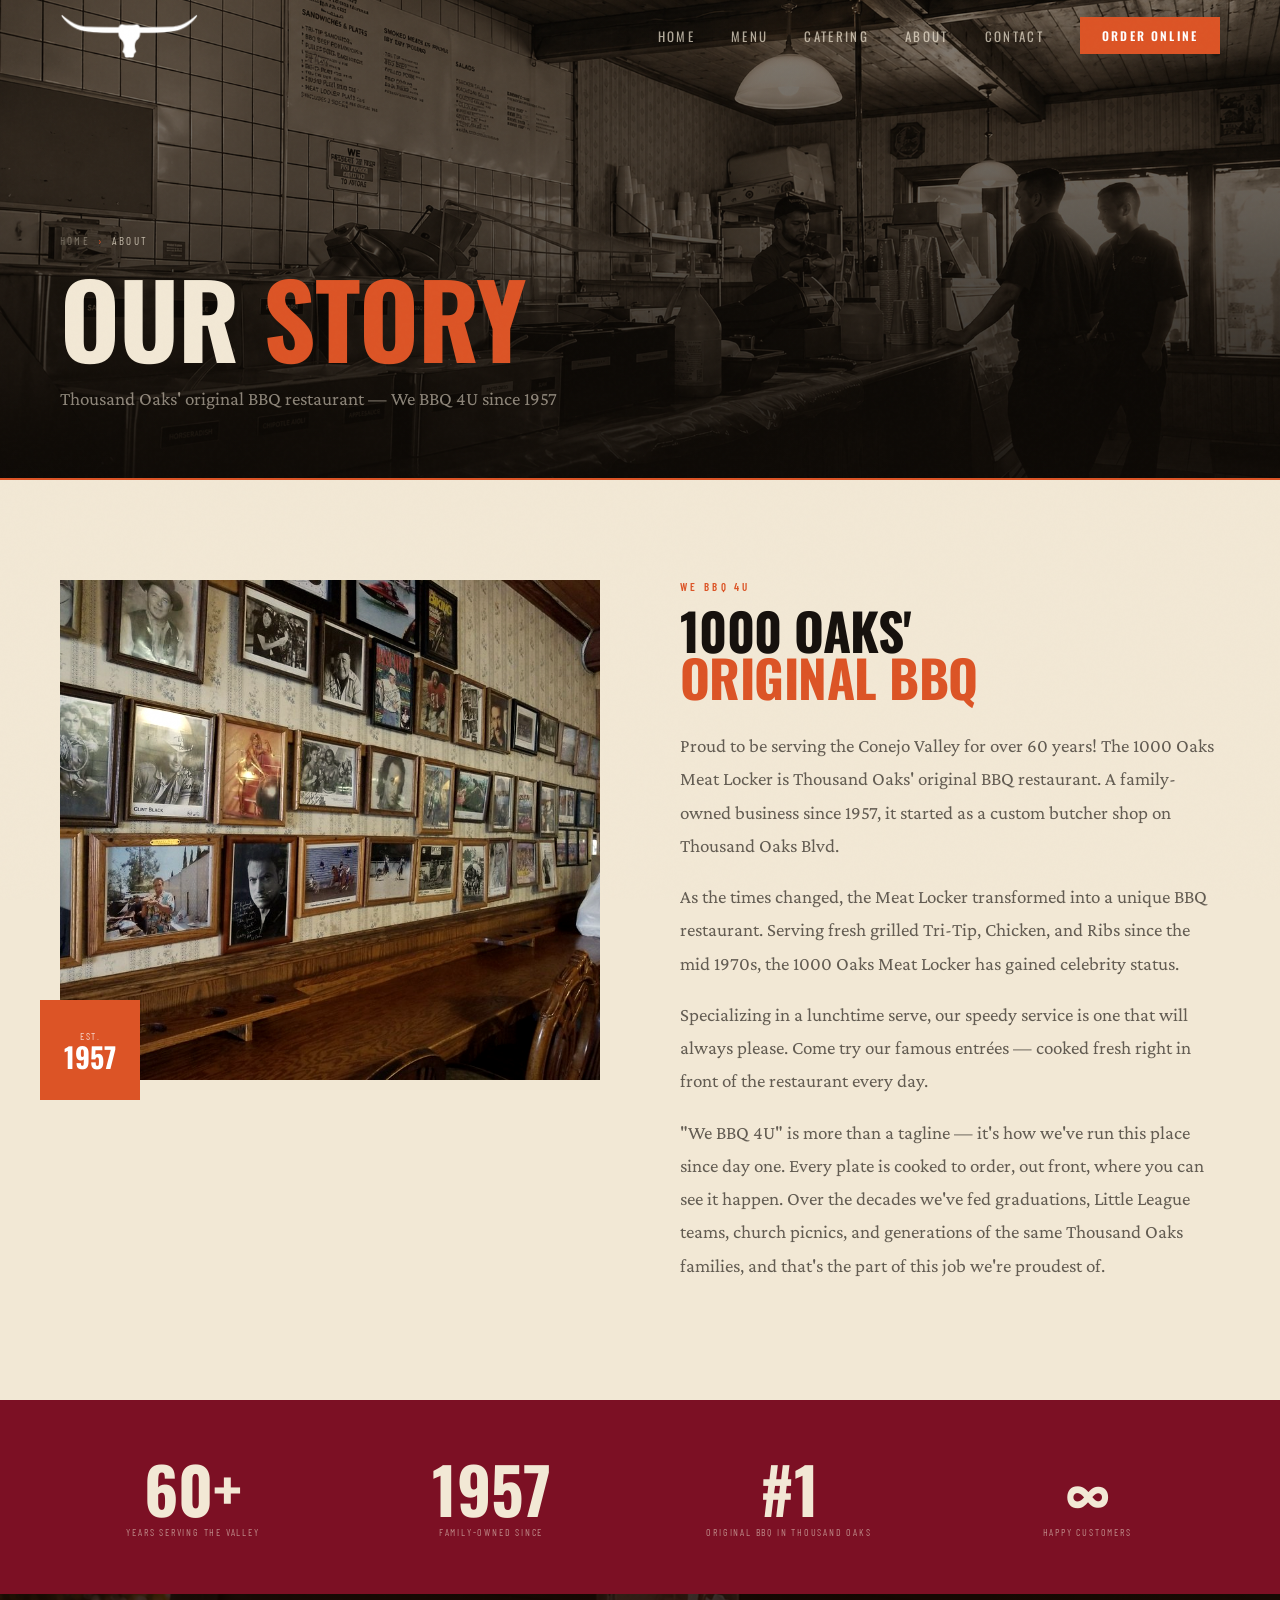
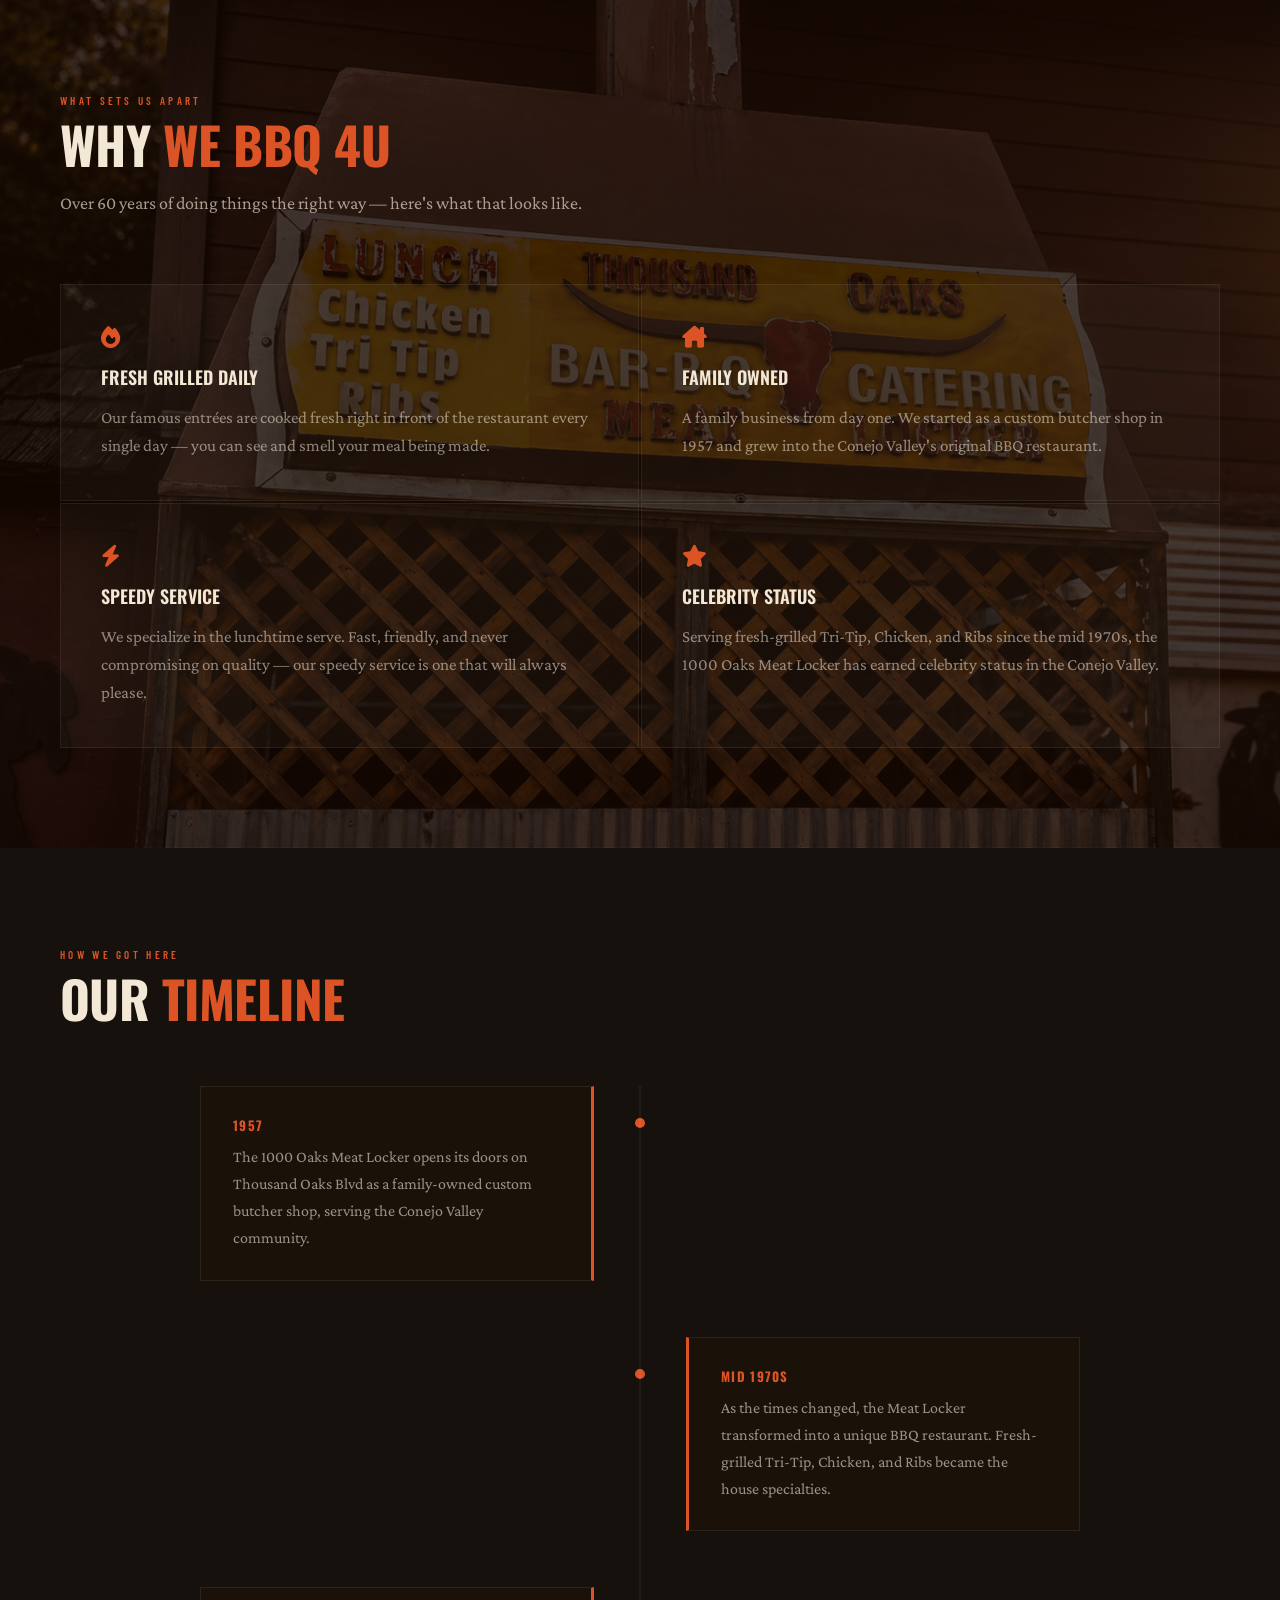
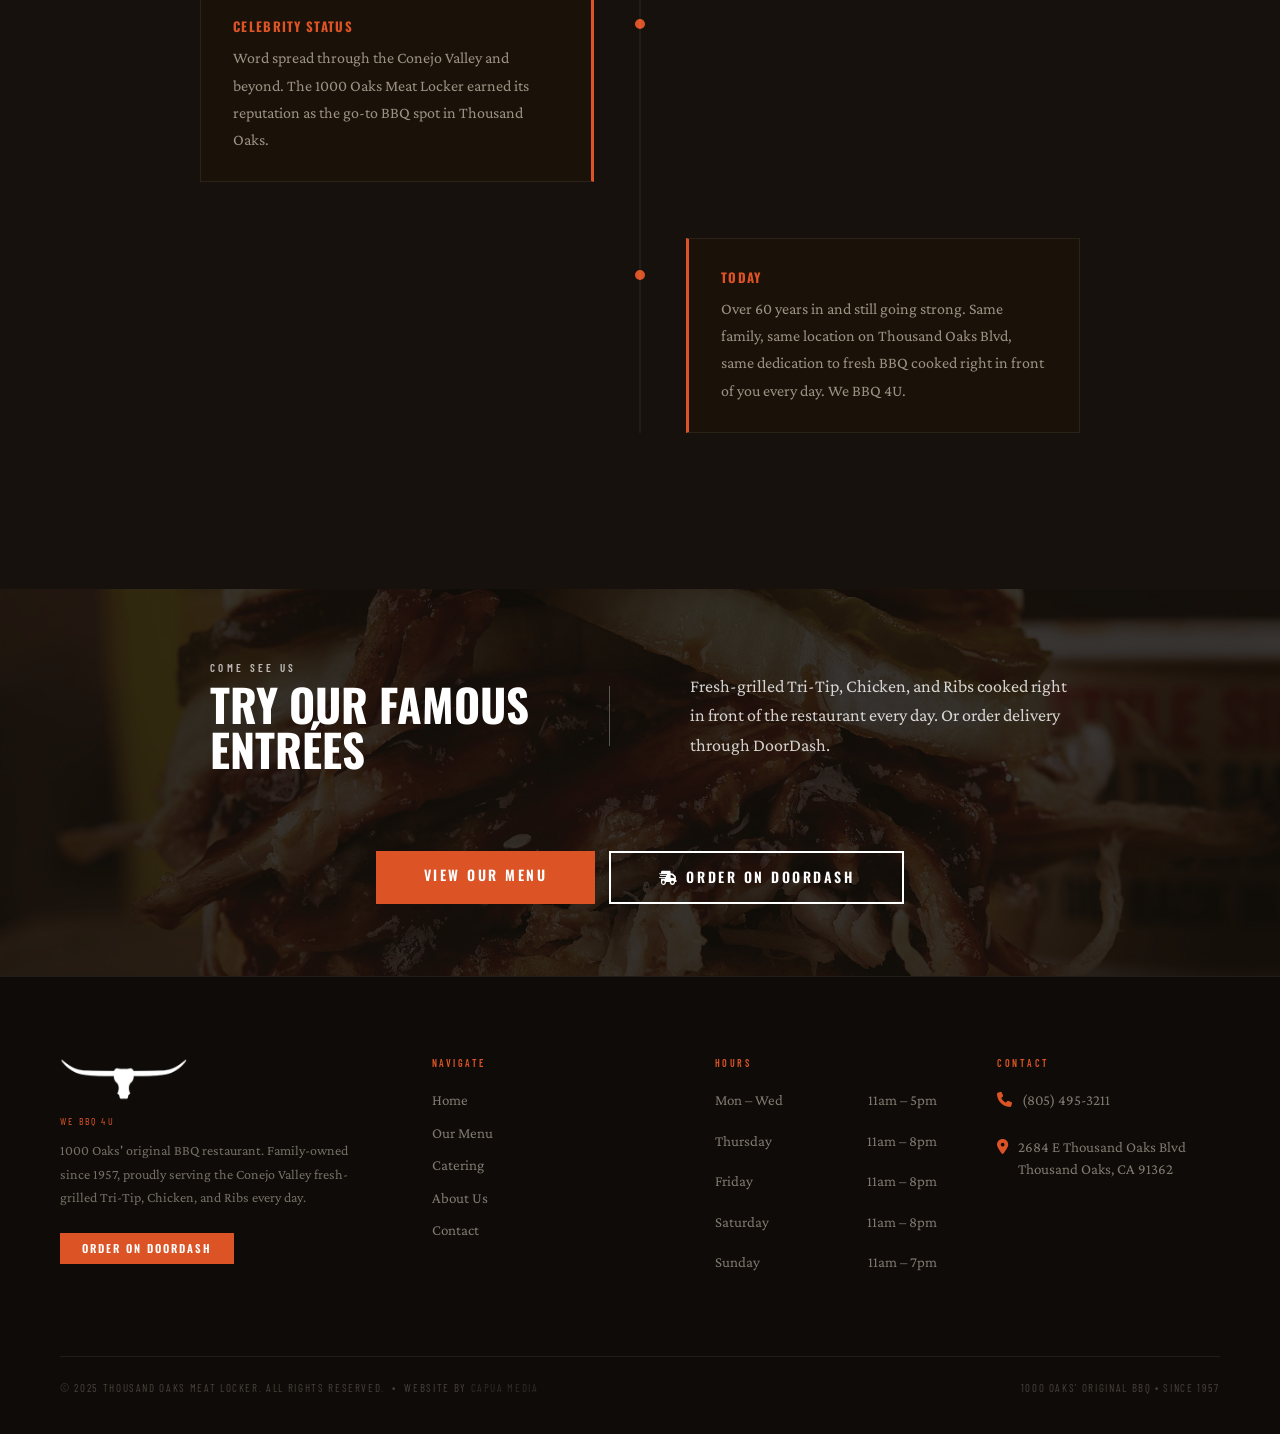
<file: about.html>
﻿<!DOCTYPE html>
<html lang="en">
<head>
  <meta charset="UTF-8" />
  <meta name="viewport" content="width=device-width, initial-scale=1.0" />
  <meta name="description" content="Thousand Oaks Meat Locker has served fresh-grilled BBQ from the same Thousand Oaks Blvd location since 1957 — from butcher shop to Conejo Valley icon." />
  <title>Our Story Since 1957 | Thousand Oaks Meat Locker</title>
  <link rel="canonical" href="https://www.thousandoaksmeatlocker.com/about.html">

  <meta property="og:type" content="restaurant">
  <meta property="og:site_name" content="Thousand Oaks Meat Locker">
  <meta property="og:title" content="Our Story Since 1957 | Thousand Oaks Meat Locker">
  <meta property="og:description" content="Family-owned and family-run since 1957 — how a Thousand Oaks Blvd butcher shop became the Conejo Valley's original BBQ restaurant.">
  <meta property="og:url" content="https://www.thousandoaksmeatlocker.com/about.html">
  <meta property="og:image" content="https://www.thousandoaksmeatlocker.com/images/about-toml-1.jpg">
  <meta property="og:image:width" content="1500">
  <meta property="og:image:height" content="630">

  <meta name="twitter:card" content="summary_large_image">
  <meta name="twitter:title" content="Our Story Since 1957 | Thousand Oaks Meat Locker">
  <meta name="twitter:description" content="Family-owned and family-run since 1957 — from Thousand Oaks Blvd butcher shop to Conejo Valley BBQ icon.">
  <meta name="twitter:image" content="https://www.thousandoaksmeatlocker.com/images/about-toml-1.jpg">

  <link rel="icon" href="/favicon.ico" sizes="any">
  <link rel="icon" type="image/png" sizes="96x96" href="/favicon-96x96.png">
  <link rel="icon" type="image/png" sizes="48x48" href="/favicon-48x48.png">
  <link rel="icon" type="image/png" sizes="32x32" href="/favicon-32x32.png">
  <link rel="icon" type="image/png" sizes="16x16" href="/favicon-16x16.png">
  <link rel="apple-touch-icon" sizes="180x180" href="/apple-touch-icon.png">
  <link rel="manifest" href="/site.webmanifest">
  <link rel="preconnect" href="https://fonts.googleapis.com" />
  <link rel="preconnect" href="https://fonts.gstatic.com" crossorigin />
  <link href="https://fonts.googleapis.com/css2?family=Oswald:wght@300;400;500;600;700&family=Crimson+Pro:ital,wght@0,400;0,600;1,400;1,600&family=Barlow+Condensed:wght@400;500;600&display=swap" rel="stylesheet" />
  <link rel="stylesheet" href="https://cdnjs.cloudflare.com/ajax/libs/font-awesome/6.5.1/css/all.min.css" />
  <link rel="stylesheet" href="css/style.css" />
  <script src="https://elfsightcdn.com/platform.js" async></script>
  <script type="application/ld+json">
  {
    "@context": "https://schema.org",
    "@type": "Restaurant",
    "name": "Thousand Oaks Meat Locker",
    "description": "1000 Oaks' original BBQ restaurant. Family-owned, proudly serving the Conejo Valley fresh-grilled Tri-Tip, Chicken, and Ribs every day.",
    "image": "https://www.thousandoaksmeatlocker.com/images/thousand-oaks-meatlocker.jpg",
    "url": "https://www.thousandoaksmeatlocker.com",
    "telephone": "+18054953211",
    "servesCuisine": ["Barbecue", "American"],
    "priceRange": "$$",
    "address": {
      "@type": "PostalAddress",
      "streetAddress": "2684 E Thousand Oaks Blvd",
      "addressLocality": "Thousand Oaks",
      "addressRegion": "CA",
      "postalCode": "91362",
      "addressCountry": "US"
    },
    "geo": {
      "@type": "GeoCoordinates",
      "latitude": 34.171956,
      "longitude": -118.84029
    },
    "openingHoursSpecification": [
      { "@type": "OpeningHoursSpecification", "dayOfWeek": ["Monday", "Tuesday", "Wednesday"], "opens": "11:00", "closes": "17:00" },
      { "@type": "OpeningHoursSpecification", "dayOfWeek": ["Thursday", "Friday", "Saturday"], "opens": "11:00", "closes": "20:00" },
      { "@type": "OpeningHoursSpecification", "dayOfWeek": "Sunday", "opens": "11:00", "closes": "19:00" }
    ]
  }
  </script>
</head>
<body>

  <!-- ── Nav ─────────────────────────────────────────────────── -->
  <nav class="nav" id="navbar">
    <div class="nav-inner">
      <a href="index.html" class="nav-logo" aria-label="1000 Oaks Meat Locker Home">
        <img src="images/white-logo.png" alt="1000 Oaks Meat Locker" />
      </a>
      <button class="nav-toggle" id="navToggle" aria-label="Toggle navigation" aria-expanded="false">
        <span></span><span></span><span></span>
      </button>
      <ul class="nav-links" id="navMenu" role="list">
        <li><a href="index.html">Home</a></li>
        <li><a href="menu.html">Menu</a></li>
        <li><a href="catering.html">Catering</a></li>
        <li><a href="about.html">About</a></li>
        <li><a href="contact.html">Contact</a></li>
        <li>
          <a href="https://www.doordash.com/store/thousand-oaks-meat-locker-bbq-thousand-oaks-9116/12970/"
             target="_blank" rel="noopener" class="nav-order">Order Online</a>
        </li>
      </ul>
    </div>
  </nav>

  <!-- ── Page Hero ────────────────────────────────────────────── -->
  <header class="page-hero">
    <div class="page-hero-bg" style="background-image: url('images/toml-story-bg.png'); background-position: center 40%;"></div>
    <div class="page-hero-overlay"></div>
    <div class="page-hero-inner">
      <nav class="breadcrumb" aria-label="Breadcrumb">
        <a href="index.html">Home</a>
        <span class="sep" aria-hidden="true">›</span>
        <span class="current" aria-current="page">About</span>
      </nav>
      <h1>Our <span class="accent">Story</span></h1>
      <p class="page-hero-sub">Thousand Oaks' original BBQ restaurant &mdash; We BBQ 4U since 1957</p>
    </div>
  </header>

  <!-- ── Story Split ───────────────────────────────────────────── -->
  <section class="page-section page-section-parchment">
    <div class="section-inner">
      <div class="story-split">
        <div class="story-photo-wrap">
          <img src="images/toml-inside.jpg" alt="Inside the 1000 Oaks Meat Locker — celebrity photo wall and original counter" class="story-photo" style="height:500px; object-position: center center;" />
          <div class="story-badge">
            <span class="story-badge-est">Est.</span>
            <span class="story-badge-year">1957</span>
          </div>
        </div>
        <div class="story-text-col">
          <p class="eyebrow" style="color:var(--accent);">We BBQ 4U</p>
          <h2>1000 Oaks'<br><span class="accent">Original BBQ</span></h2>
          <p class="story-body">
            Proud to be serving the Conejo Valley for over 60 years! The 1000 Oaks
            Meat Locker is Thousand Oaks' original BBQ restaurant. A family-owned business
            since 1957, it started as a custom butcher shop on Thousand Oaks Blvd.
          </p>
          <p class="story-body">
            As the times changed, the Meat Locker transformed into a unique BBQ
            restaurant. Serving fresh grilled Tri-Tip, Chicken, and Ribs since the mid
            1970s, the 1000 Oaks Meat Locker has gained celebrity status.
          </p>
          <p class="story-body">
            Specializing in a lunchtime serve, our speedy service is one that will always
            please. Come try our famous entr&eacute;es — cooked fresh right in front of
            the restaurant every day.
          </p>
          <!-- Owner to confirm: specific community events/groups served over the years -->
          <p class="story-body">
            "We BBQ 4U" is more than a tagline — it's how we've run this place since day one.
            Every plate is cooked to order, out front, where you can see it happen. Over the
            decades we've fed graduations, Little League teams, church picnics, and
            generations of the same Thousand Oaks families, and that's the part of this job
            we're proudest of.
          </p>
        </div>
      </div>
    </div>
  </section>

  <!-- ── Stats Banner ──────────────────────────────────────────── -->
  <div class="stats-bar">
    <div class="stats-bar-inner">
      <div>
        <span class="stat-num">60+</span>
        <span class="stat-label">Years Serving the Valley</span>
      </div>
      <div>
        <span class="stat-num">1957</span>
        <span class="stat-label">Family-Owned Since</span>
      </div>
      <div>
        <span class="stat-num">#1</span>
        <span class="stat-label">Original BBQ in Thousand Oaks</span>
      </div>
      <div>
        <span class="stat-num">&infin;</span>
        <span class="stat-label">Happy Customers</span>
      </div>
    </div>
  </div>

  <!-- ── Values ────────────────────────────────────────────────── -->
  <section class="page-section page-section-dark" style="background-image: linear-gradient(rgba(20,6,0,0.80), rgba(20,6,0,0.80)), url('images/toml-sign.png'); background-size:cover; background-position:center 40%;">
    <div class="section-inner">
      <div class="section-header">
        <p class="eyebrow">What Sets Us Apart</p>
        <h2 class="section-h2">Why <span class="accent">We BBQ 4U</span></h2>
        <p class="section-body">Over 60 years of doing things the right way — here's what that looks like.</p>
      </div>
      <div class="values-grid">
        <div class="value-card">
          <div class="value-icon" aria-hidden="true"><i class="fa-solid fa-fire"></i></div>
          <p class="value-name">Fresh Grilled Daily</p>
          <p class="value-text">Our famous entr&eacute;es are cooked fresh right in front of the restaurant every single day — you can see and smell your meal being made.</p>
        </div>
        <div class="value-card">
          <div class="value-icon" aria-hidden="true"><i class="fa-solid fa-house-chimney"></i></div>
          <p class="value-name">Family Owned</p>
          <p class="value-text">A family business from day one. We started as a custom butcher shop in 1957 and grew into the Conejo Valley's original BBQ restaurant.</p>
        </div>
        <div class="value-card">
          <div class="value-icon" aria-hidden="true"><i class="fa-solid fa-bolt"></i></div>
          <p class="value-name">Speedy Service</p>
          <p class="value-text">We specialize in the lunchtime serve. Fast, friendly, and never compromising on quality — our speedy service is one that will always please.</p>
        </div>
        <div class="value-card">
          <div class="value-icon" aria-hidden="true"><i class="fa-solid fa-star"></i></div>
          <p class="value-name">Celebrity Status</p>
          <p class="value-text">Serving fresh-grilled Tri-Tip, Chicken, and Ribs since the mid 1970s, the 1000 Oaks Meat Locker has earned celebrity status in the Conejo Valley.</p>
        </div>
      </div>
    </div>
  </section>

  <!-- ── Timeline ──────────────────────────────────────────────── -->
  <section class="page-section page-section-charcoal">
    <div class="section-inner">
      <div class="section-header">
        <p class="eyebrow">How We Got Here</p>
        <h2 class="section-h2">Our <span class="accent">Timeline</span></h2>
      </div>
      <div class="timeline-wrap">

        <div class="tl-item">
          <div class="tl-content left">
            <p class="tl-year">1957</p>
            <p class="tl-text">The 1000 Oaks Meat Locker opens its doors on Thousand Oaks Blvd as a family-owned custom butcher shop, serving the Conejo Valley community.</p>
          </div>
          <div class="tl-dot" aria-hidden="true"></div>
          <div class="tl-spacer"></div>
        </div>

        <div class="tl-item">
          <div class="tl-spacer"></div>
          <div class="tl-dot" aria-hidden="true"></div>
          <div class="tl-content right">
            <p class="tl-year">Mid 1970s</p>
            <p class="tl-text">As the times changed, the Meat Locker transformed into a unique BBQ restaurant. Fresh-grilled Tri-Tip, Chicken, and Ribs became the house specialties.</p>
          </div>
        </div>

        <div class="tl-item">
          <div class="tl-content left">
            <p class="tl-year">Celebrity Status</p>
            <p class="tl-text">Word spread through the Conejo Valley and beyond. The 1000 Oaks Meat Locker earned its reputation as the go-to BBQ spot in Thousand Oaks.</p>
          </div>
          <div class="tl-dot" aria-hidden="true"></div>
          <div class="tl-spacer"></div>
        </div>

        <div class="tl-item">
          <div class="tl-spacer"></div>
          <div class="tl-dot" aria-hidden="true"></div>
          <div class="tl-content right">
            <p class="tl-year">Today</p>
            <p class="tl-text">Over 60 years in and still going strong. Same family, same location on Thousand Oaks Blvd, same dedication to fresh BBQ cooked right in front of you every day. We BBQ 4U.</p>
          </div>
        </div>

      </div>
    </div>
  </section>

  <!-- ── CTA Strip ─────────────────────────────────────────────── -->
  <section class="catering-strip">
    <div class="catering-strip-bg" style="background-image: url('images/bbq-sandwich.jpg');"></div>
    <div class="catering-strip-overlay"></div>
    <div class="catering-strip-inner">
      <div>
        <p class="catering-eyebrow">Come See Us</p>
        <h2 class="catering-headline">Try Our Famous<br>Entr&eacute;es</h2>
      </div>
      <div class="catering-rule" aria-hidden="true"></div>
      <p class="catering-body">Fresh-grilled Tri-Tip, Chicken, and Ribs cooked right in front of the restaurant every day. Or order delivery through DoorDash.</p>
      <div style="display:flex; gap:14px; flex-wrap:wrap;">
        <a href="menu.html" class="btn btn-accent btn-lg">View Our Menu</a>
        <a href="https://www.doordash.com/store/thousand-oaks-meat-locker-bbq-thousand-oaks-9116/12970/"
           target="_blank" rel="noopener" class="btn btn-ghost-white btn-lg">
          <i class="fa-solid fa-truck-fast"></i> Order on DoorDash
        </a>
      </div>
    </div>
  </section>

  <!-- ── Footer ───────────────────────────────────────────────── -->
  <footer class="footer">
    <div class="footer-inner">
      <div class="footer-grid">
        <div class="footer-brand">
          <img src="images/white-logo.png" alt="1000 Oaks Meat Locker" class="footer-logo" />
          <p class="footer-tagline">We BBQ 4U</p>
          <p class="footer-about">1000 Oaks' original BBQ restaurant. Family-owned since 1957, proudly serving the Conejo Valley fresh-grilled Tri-Tip, Chicken, and Ribs every day.</p>
          <a href="https://www.doordash.com/store/thousand-oaks-meat-locker-bbq-thousand-oaks-9116/12970/"
             target="_blank" rel="noopener" class="btn btn-accent btn-sm">Order on DoorDash</a>
        </div>
        <div class="footer-col">
          <p class="footer-col-title">Navigate</p>
          <a href="index.html">Home</a>
          <a href="menu.html">Our Menu</a>
          <a href="catering.html">Catering</a>
          <a href="about.html">About Us</a>
          <a href="contact.html">Contact</a>
        </div>
        <div class="footer-col">
          <p class="footer-col-title">Hours</p>
          <div class="footer-hours">
            <div class="footer-hours-row"><span>Mon &ndash; Wed</span><span>11am &ndash; 5pm</span></div>
            <div class="footer-hours-row"><span>Thursday</span><span>11am &ndash; 8pm</span></div>
            <div class="footer-hours-row"><span>Friday</span><span>11am &ndash; 8pm</span></div>
            <div class="footer-hours-row"><span>Saturday</span><span>11am &ndash; 8pm</span></div>
            <div class="footer-hours-row"><span>Sunday</span><span>11am &ndash; 7pm</span></div>
          </div>
        </div>
        <div class="footer-col">
          <p class="footer-col-title">Contact</p>
          <div class="footer-contact">
            <div class="footer-contact-row">
              <i class="fa-solid fa-phone" aria-hidden="true"></i>
              <a href="tel:+18054953211">(805) 495-3211</a>
            </div>
            <div class="footer-contact-row">
              <i class="fa-solid fa-location-dot" aria-hidden="true"></i>
              <a href="https://maps.google.com/?q=2684+E+Thousand+Oaks+Blvd,+Thousand+Oaks+CA+91362" target="_blank" rel="noopener">
                2684 E Thousand Oaks Blvd<br>Thousand Oaks, CA 91362
              </a>
            </div>
          </div>
        </div>
      </div>
      <div class="footer-bottom">
        <span>&copy; 2025 Thousand Oaks Meat Locker. All rights reserved. &nbsp;&bull;&nbsp; Website by <a href="https://capua.media" target="_blank" rel="noopener" style="color:inherit; opacity:0.6; text-decoration:none;">Capua Media</a></span>
        <span>1000 Oaks' Original BBQ &bull; Since 1957</span>
      </div>
    </div>
  </footer>

  <script src="js/main.js"></script>
  <!-- Elfsight Google Reviews | TO Meat Locker -->
  <div class="elfsight-app-434684fc-fb01-4302-848a-73ff0a4ba5d7" data-elfsight-app-lazy></div>
</body>
</html>
</file>
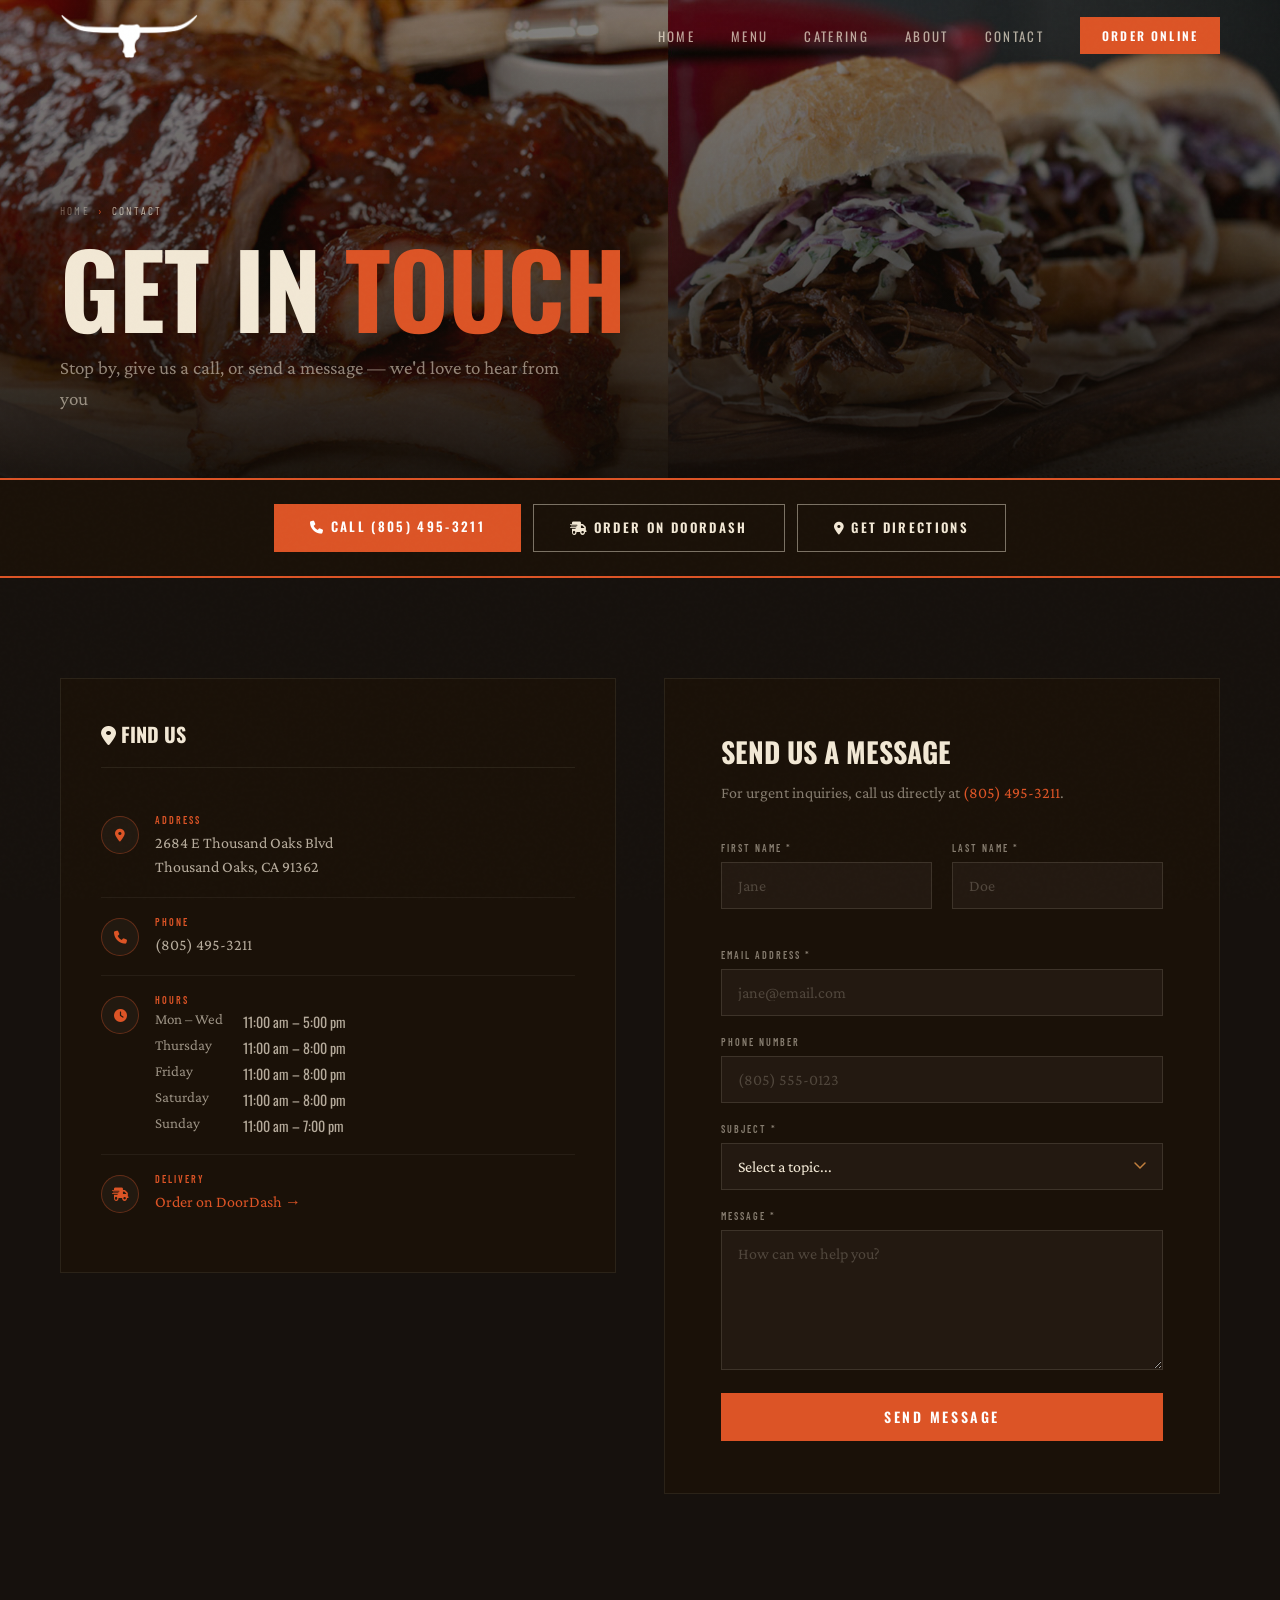
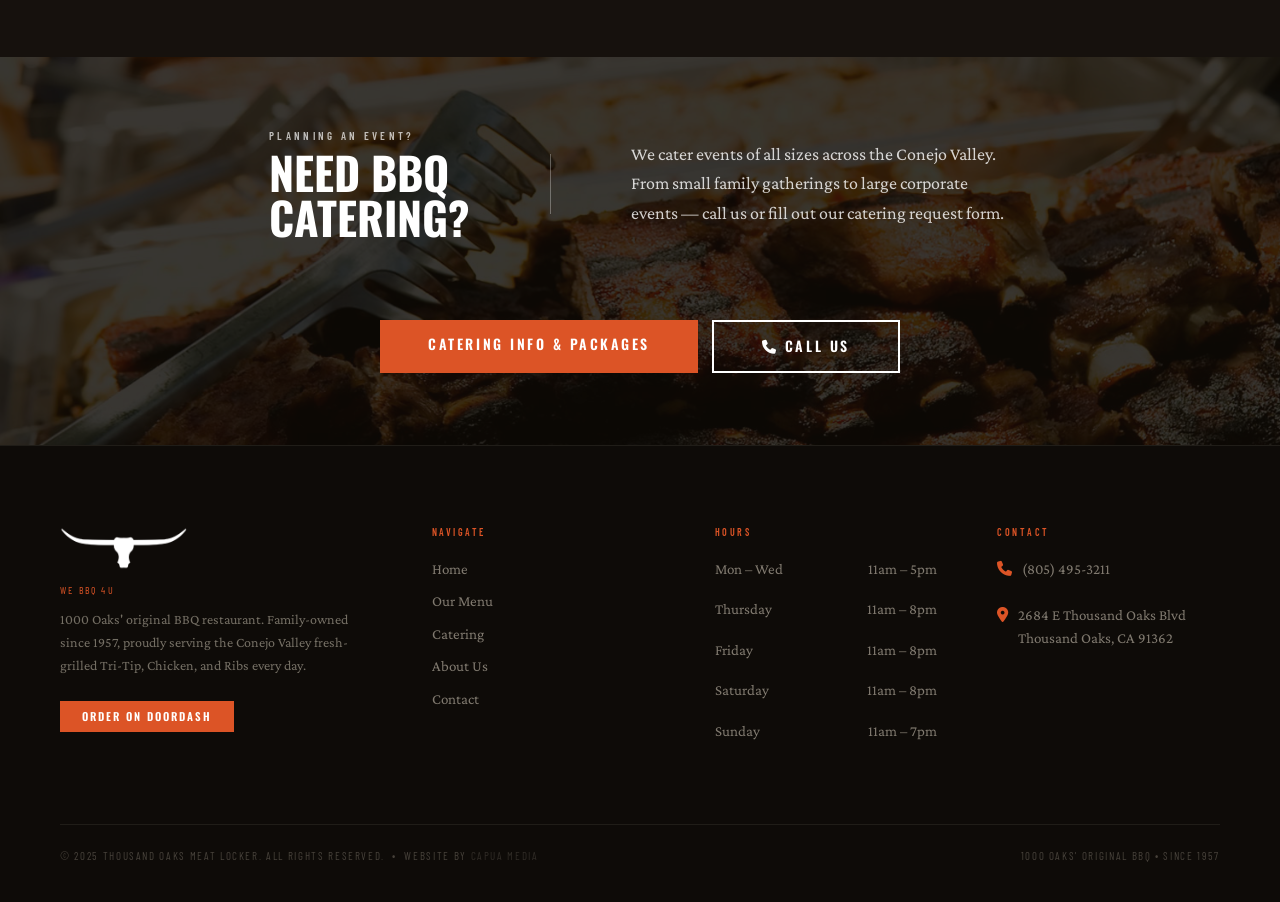
<file: contact.html>
﻿<!DOCTYPE html>
<html lang="en">
<head>
  <meta charset="UTF-8" />
  <meta name="viewport" content="width=device-width, initial-scale=1.0" />
  <meta name="description" content="Visit Thousand Oaks Meat Locker at 2684 E Thousand Oaks Blvd — call (805) 495-3211, get directions, or send us a message. Open daily." />
  <title>Contact &amp; Location | Thousand Oaks Meat Locker</title>
  <link rel="canonical" href="https://www.thousandoaksmeatlocker.com/contact.html">

  <meta property="og:type" content="restaurant">
  <meta property="og:site_name" content="Thousand Oaks Meat Locker">
  <meta property="og:title" content="Contact & Location | Thousand Oaks Meat Locker">
  <meta property="og:description" content="Find Thousand Oaks Meat Locker at 2684 E Thousand Oaks Blvd — call (805) 495-3211, get directions, or send us a message.">
  <meta property="og:url" content="https://www.thousandoaksmeatlocker.com/contact.html">
  <meta property="og:image" content="https://www.thousandoaksmeatlocker.com/images/thousand-oaks-meatlocker.jpg">
  <meta property="og:image:width" content="1920">
  <meta property="og:image:height" content="696">

  <meta name="twitter:card" content="summary_large_image">
  <meta name="twitter:title" content="Contact & Location | Thousand Oaks Meat Locker">
  <meta name="twitter:description" content="Find us at 2684 E Thousand Oaks Blvd — call (805) 495-3211 or get directions.">
  <meta name="twitter:image" content="https://www.thousandoaksmeatlocker.com/images/thousand-oaks-meatlocker.jpg">

  <link rel="icon" href="/favicon.ico" sizes="any">
  <link rel="icon" type="image/png" sizes="96x96" href="/favicon-96x96.png">
  <link rel="icon" type="image/png" sizes="48x48" href="/favicon-48x48.png">
  <link rel="icon" type="image/png" sizes="32x32" href="/favicon-32x32.png">
  <link rel="icon" type="image/png" sizes="16x16" href="/favicon-16x16.png">
  <link rel="apple-touch-icon" sizes="180x180" href="/apple-touch-icon.png">
  <link rel="manifest" href="/site.webmanifest">
  <link rel="preconnect" href="https://fonts.googleapis.com" />
  <link rel="preconnect" href="https://fonts.gstatic.com" crossorigin />
  <link href="https://fonts.googleapis.com/css2?family=Oswald:wght@300;400;500;600;700&family=Crimson+Pro:ital,wght@0,400;0,600;1,400;1,600&family=Barlow+Condensed:wght@400;500;600&display=swap" rel="stylesheet" />
  <link rel="stylesheet" href="https://cdnjs.cloudflare.com/ajax/libs/font-awesome/6.5.1/css/all.min.css" />
  <link rel="stylesheet" href="css/style.css" />
  <script src="https://elfsightcdn.com/platform.js" async></script>
  <script type="application/ld+json">
  {
    "@context": "https://schema.org",
    "@type": "Restaurant",
    "name": "Thousand Oaks Meat Locker",
    "description": "1000 Oaks' original BBQ restaurant. Family-owned, proudly serving the Conejo Valley fresh-grilled Tri-Tip, Chicken, and Ribs every day.",
    "image": "https://www.thousandoaksmeatlocker.com/images/thousand-oaks-meatlocker.jpg",
    "url": "https://www.thousandoaksmeatlocker.com",
    "telephone": "+18054953211",
    "servesCuisine": ["Barbecue", "American"],
    "priceRange": "$$",
    "address": {
      "@type": "PostalAddress",
      "streetAddress": "2684 E Thousand Oaks Blvd",
      "addressLocality": "Thousand Oaks",
      "addressRegion": "CA",
      "postalCode": "91362",
      "addressCountry": "US"
    },
    "geo": {
      "@type": "GeoCoordinates",
      "latitude": 34.171956,
      "longitude": -118.84029
    },
    "openingHoursSpecification": [
      { "@type": "OpeningHoursSpecification", "dayOfWeek": ["Monday", "Tuesday", "Wednesday"], "opens": "11:00", "closes": "17:00" },
      { "@type": "OpeningHoursSpecification", "dayOfWeek": ["Thursday", "Friday", "Saturday"], "opens": "11:00", "closes": "20:00" },
      { "@type": "OpeningHoursSpecification", "dayOfWeek": "Sunday", "opens": "11:00", "closes": "19:00" }
    ]
  }
  </script>
</head>
<body>

  <!-- ── Nav ─────────────────────────────────────────────────── -->
  <nav class="nav" id="navbar">
    <div class="nav-inner">
      <a href="index.html" class="nav-logo" aria-label="1000 Oaks Meat Locker Home">
        <img src="images/white-logo.png" alt="1000 Oaks Meat Locker" />
      </a>
      <button class="nav-toggle" id="navToggle" aria-label="Toggle navigation" aria-expanded="false">
        <span></span><span></span><span></span>
      </button>
      <ul class="nav-links" id="navMenu" role="list">
        <li><a href="index.html">Home</a></li>
        <li><a href="menu.html">Menu</a></li>
        <li><a href="catering.html">Catering</a></li>
        <li><a href="about.html">About</a></li>
        <li><a href="contact.html">Contact</a></li>
        <li>
          <a href="https://www.doordash.com/store/thousand-oaks-meat-locker-bbq-thousand-oaks-9116/12970/"
             target="_blank" rel="noopener" class="nav-order">Order Online</a>
        </li>
      </ul>
    </div>
  </nav>

  <!-- ── Page Hero ────────────────────────────────────────────── -->
  <header class="page-hero">
    <div class="page-hero-bg" style="background-image: url('images/thousand-oaks-meatlocker.jpg');"></div>
    <div class="page-hero-overlay"></div>
    <div class="page-hero-inner">
      <nav class="breadcrumb" aria-label="Breadcrumb">
        <a href="index.html">Home</a>
        <span class="sep" aria-hidden="true">›</span>
        <span class="current" aria-current="page">Contact</span>
      </nav>
      <h1>Get in <span class="accent">Touch</span></h1>
      <p class="page-hero-sub">Stop by, give us a call, or send a message &mdash; we'd love to hear from you</p>
    </div>
  </header>

  <!-- ── Quick Actions ─────────────────────────────────────────── -->
  <div class="quick-actions-bar">
    <div class="quick-actions-inner">
      <a href="tel:+18054953211" class="btn btn-accent">
        <i class="fa-solid fa-phone"></i> Call (805) 495-3211
      </a>
      <a href="https://www.doordash.com/store/thousand-oaks-meat-locker-bbq-thousand-oaks-9116/12970/"
         target="_blank" rel="noopener" class="btn btn-ghost">
        <i class="fa-solid fa-truck-fast"></i> Order on DoorDash
      </a>
      <a href="https://maps.google.com/?q=2684+E+Thousand+Oaks+Blvd,+Thousand+Oaks+CA+91362"
         target="_blank" rel="noopener" class="btn btn-ghost">
        <i class="fa-solid fa-location-dot"></i> Get Directions
      </a>
    </div>
  </div>

  <!-- ── Contact Grid ──────────────────────────────────────────── -->
  <section class="page-section page-section-charcoal">
    <div class="contact-grid">

      <!-- Info + Map -->
      <div>
        <div class="contact-info-card">
          <h2 class="contact-info-title"><i class="fa-solid fa-location-dot" aria-hidden="true"></i> Find Us</h2>

          <div class="contact-detail">
            <div class="contact-detail-icon" aria-hidden="true"><i class="fa-solid fa-location-dot"></i></div>
            <div>
              <span class="contact-detail-label">Address</span>
              <a href="https://maps.google.com/?q=2684+E+Thousand+Oaks+Blvd,+Thousand+Oaks+CA+91362"
                 target="_blank" rel="noopener" class="contact-detail-value">
                2684 E Thousand Oaks Blvd<br>Thousand Oaks, CA 91362
              </a>
            </div>
          </div>

          <div class="contact-detail">
            <div class="contact-detail-icon" aria-hidden="true"><i class="fa-solid fa-phone"></i></div>
            <div>
              <span class="contact-detail-label">Phone</span>
              <a href="tel:+18054953211" class="contact-detail-value">(805) 495-3211</a>
            </div>
          </div>

          <div class="contact-detail">
            <div class="contact-detail-icon" aria-hidden="true"><i class="fa-solid fa-clock"></i></div>
            <div>
              <span class="contact-detail-label">Hours</span>
              <div class="hours-grid">
                <span class="hours-day">Mon &ndash; Wed</span><span class="hours-time">11:00 am &ndash; 5:00 pm</span>
                <span class="hours-day">Thursday</span><span class="hours-time">11:00 am &ndash; 8:00 pm</span>
                <span class="hours-day">Friday</span><span class="hours-time">11:00 am &ndash; 8:00 pm</span>
                <span class="hours-day">Saturday</span><span class="hours-time">11:00 am &ndash; 8:00 pm</span>
                <span class="hours-day">Sunday</span><span class="hours-time">11:00 am &ndash; 7:00 pm</span>
              </div>
            </div>
          </div>

          <div class="contact-detail">
            <div class="contact-detail-icon" aria-hidden="true"><i class="fa-solid fa-truck-fast"></i></div>
            <div>
              <span class="contact-detail-label">Delivery</span>
              <a href="https://www.doordash.com/store/thousand-oaks-meat-locker-bbq-thousand-oaks-9116/12970/"
                 target="_blank" rel="noopener" class="contact-detail-value" style="color:var(--accent);">
                Order on DoorDash &rarr;
              </a>
            </div>
          </div>
        </div>

        <div class="map-embed">
          <iframe
            src="https://maps.google.com/maps?q=2684+E+Thousand+Oaks+Blvd,+Thousand+Oaks+CA+91362&output=embed"
            title="1000 Oaks Meat Locker Location"
            loading="lazy"
            referrerpolicy="no-referrer-when-downgrade"
            allowfullscreen>
          </iframe>
        </div>
      </div>

      <!-- Contact Form -->
      <div>
        <div class="form-card">
          <h2 class="form-card-title">Send Us a Message</h2>
          <p class="form-card-sub">For urgent inquiries, call us directly at <a href="tel:+18054953211">(805) 495-3211</a>.</p>
          <form action="#" method="POST" novalidate>
            <div class="form-row">
              <div class="form-group">
                <label class="form-label" for="name-first">First Name *</label>
                <input class="form-control" type="text" id="name-first" name="first_name" required placeholder="Jane" />
              </div>
              <div class="form-group">
                <label class="form-label" for="name-last">Last Name *</label>
                <input class="form-control" type="text" id="name-last" name="last_name" required placeholder="Doe" />
              </div>
            </div>
            <div class="form-group">
              <label class="form-label" for="contact-email">Email Address *</label>
              <input class="form-control" type="email" id="contact-email" name="email" required placeholder="jane@email.com" />
            </div>
            <div class="form-group">
              <label class="form-label" for="contact-phone">Phone Number</label>
              <input class="form-control" type="tel" id="contact-phone" name="phone" placeholder="(805) 555-0123" />
            </div>
            <div class="form-group">
              <label class="form-label" for="subject">Subject *</label>
              <select class="form-control" id="subject" name="subject" required>
                <option value="">Select a topic...</option>
                <option>General Question</option>
                <option>Catering Inquiry</option>
                <option>Large Order / Pre-Order</option>
                <option>Feedback</option>
                <option>Other</option>
              </select>
            </div>
            <div class="form-group">
              <label class="form-label" for="contact-message">Message *</label>
              <textarea class="form-control" id="contact-message" name="message" rows="6" required
                placeholder="How can we help you?"></textarea>
            </div>
            <button type="submit" class="btn btn-accent btn-lg" style="width:100%; text-align:center; display:block;">
              Send Message
            </button>
          </form>
        </div>
      </div>

    </div>
  </section>

  <!-- ── Catering CTA ──────────────────────────────────────────── -->
  <section class="catering-strip">
    <div class="catering-strip-bg" style="background-image: url('images/catering.jpg');"></div>
    <div class="catering-strip-overlay"></div>
    <div class="catering-strip-inner">
      <div>
        <p class="catering-eyebrow">Planning an Event?</p>
        <h2 class="catering-headline">Need BBQ<br>Catering?</h2>
      </div>
      <div class="catering-rule" aria-hidden="true"></div>
      <p class="catering-body">We cater events of all sizes across the Conejo Valley. From small family gatherings to large corporate events — call us or fill out our catering request form.</p>
      <div style="display:flex; gap:14px; flex-wrap:wrap;">
        <a href="catering.html" class="btn btn-accent btn-lg">Catering Info &amp; Packages</a>
        <a href="tel:+18054953211" class="btn btn-ghost-white btn-lg">
          <i class="fa-solid fa-phone"></i> Call Us
        </a>
      </div>
    </div>
  </section>

  <!-- ── Footer ───────────────────────────────────────────────── -->
  <footer class="footer">
    <div class="footer-inner">
      <div class="footer-grid">
        <div class="footer-brand">
          <img src="images/white-logo.png" alt="1000 Oaks Meat Locker" class="footer-logo" />
          <p class="footer-tagline">We BBQ 4U</p>
          <p class="footer-about">1000 Oaks' original BBQ restaurant. Family-owned since 1957, proudly serving the Conejo Valley fresh-grilled Tri-Tip, Chicken, and Ribs every day.</p>
          <a href="https://www.doordash.com/store/thousand-oaks-meat-locker-bbq-thousand-oaks-9116/12970/"
             target="_blank" rel="noopener" class="btn btn-accent btn-sm">Order on DoorDash</a>
        </div>
        <div class="footer-col">
          <p class="footer-col-title">Navigate</p>
          <a href="index.html">Home</a>
          <a href="menu.html">Our Menu</a>
          <a href="catering.html">Catering</a>
          <a href="about.html">About Us</a>
          <a href="contact.html">Contact</a>
        </div>
        <div class="footer-col">
          <p class="footer-col-title">Hours</p>
          <div class="footer-hours">
            <div class="footer-hours-row"><span>Mon &ndash; Wed</span><span>11am &ndash; 5pm</span></div>
            <div class="footer-hours-row"><span>Thursday</span><span>11am &ndash; 8pm</span></div>
            <div class="footer-hours-row"><span>Friday</span><span>11am &ndash; 8pm</span></div>
            <div class="footer-hours-row"><span>Saturday</span><span>11am &ndash; 8pm</span></div>
            <div class="footer-hours-row"><span>Sunday</span><span>11am &ndash; 7pm</span></div>
          </div>
        </div>
        <div class="footer-col">
          <p class="footer-col-title">Contact</p>
          <div class="footer-contact">
            <div class="footer-contact-row">
              <i class="fa-solid fa-phone" aria-hidden="true"></i>
              <a href="tel:+18054953211">(805) 495-3211</a>
            </div>
            <div class="footer-contact-row">
              <i class="fa-solid fa-location-dot" aria-hidden="true"></i>
              <a href="https://maps.google.com/?q=2684+E+Thousand+Oaks+Blvd,+Thousand+Oaks+CA+91362" target="_blank" rel="noopener">
                2684 E Thousand Oaks Blvd<br>Thousand Oaks, CA 91362
              </a>
            </div>
          </div>
        </div>
      </div>
      <div class="footer-bottom">
        <span>&copy; 2025 Thousand Oaks Meat Locker. All rights reserved. &nbsp;&bull;&nbsp; Website by <a href="https://capua.media" target="_blank" rel="noopener" style="color:inherit; opacity:0.6; text-decoration:none;">Capua Media</a></span>
        <span>1000 Oaks' Original BBQ &bull; Since 1957</span>
      </div>
    </div>
  </footer>

  <script src="js/main.js"></script>
  <!-- Elfsight Google Reviews | TO Meat Locker -->
  <div class="elfsight-app-434684fc-fb01-4302-848a-73ff0a4ba5d7" data-elfsight-app-lazy></div>
</body>
</html>
</file>
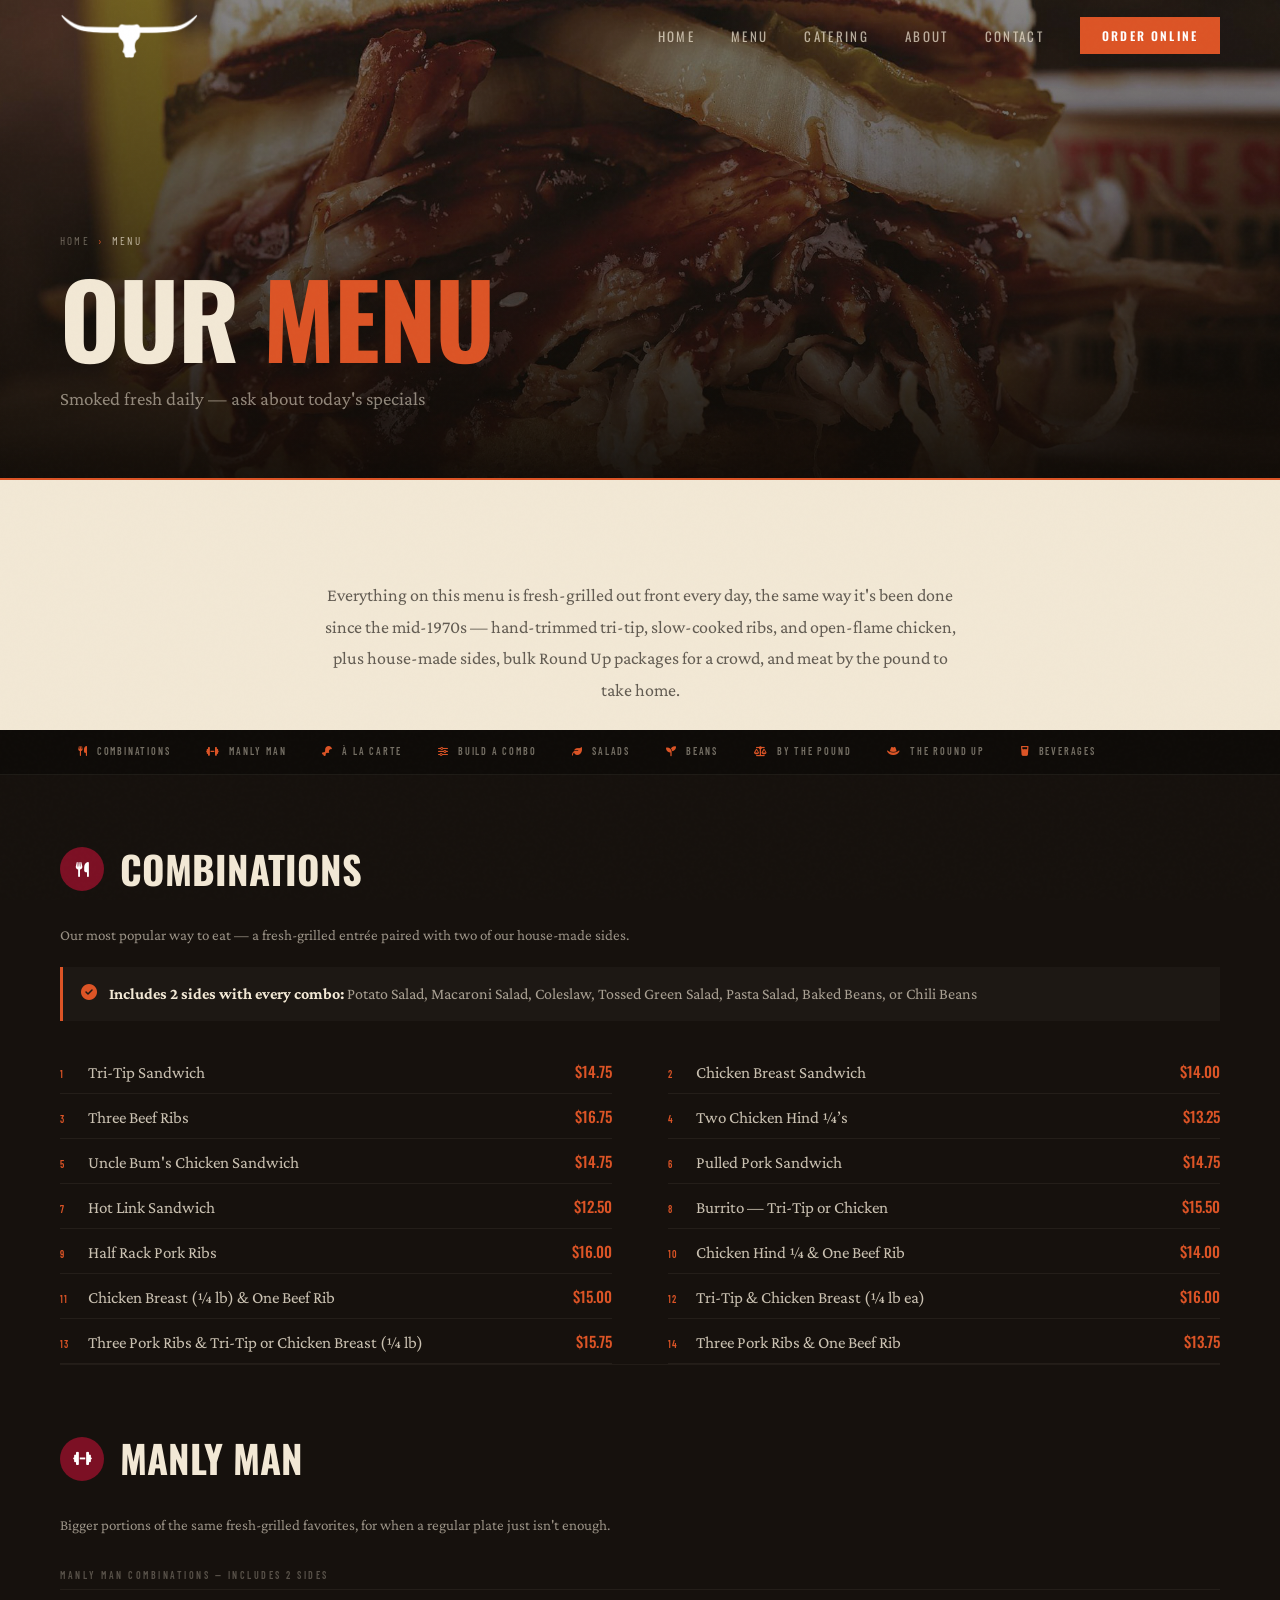
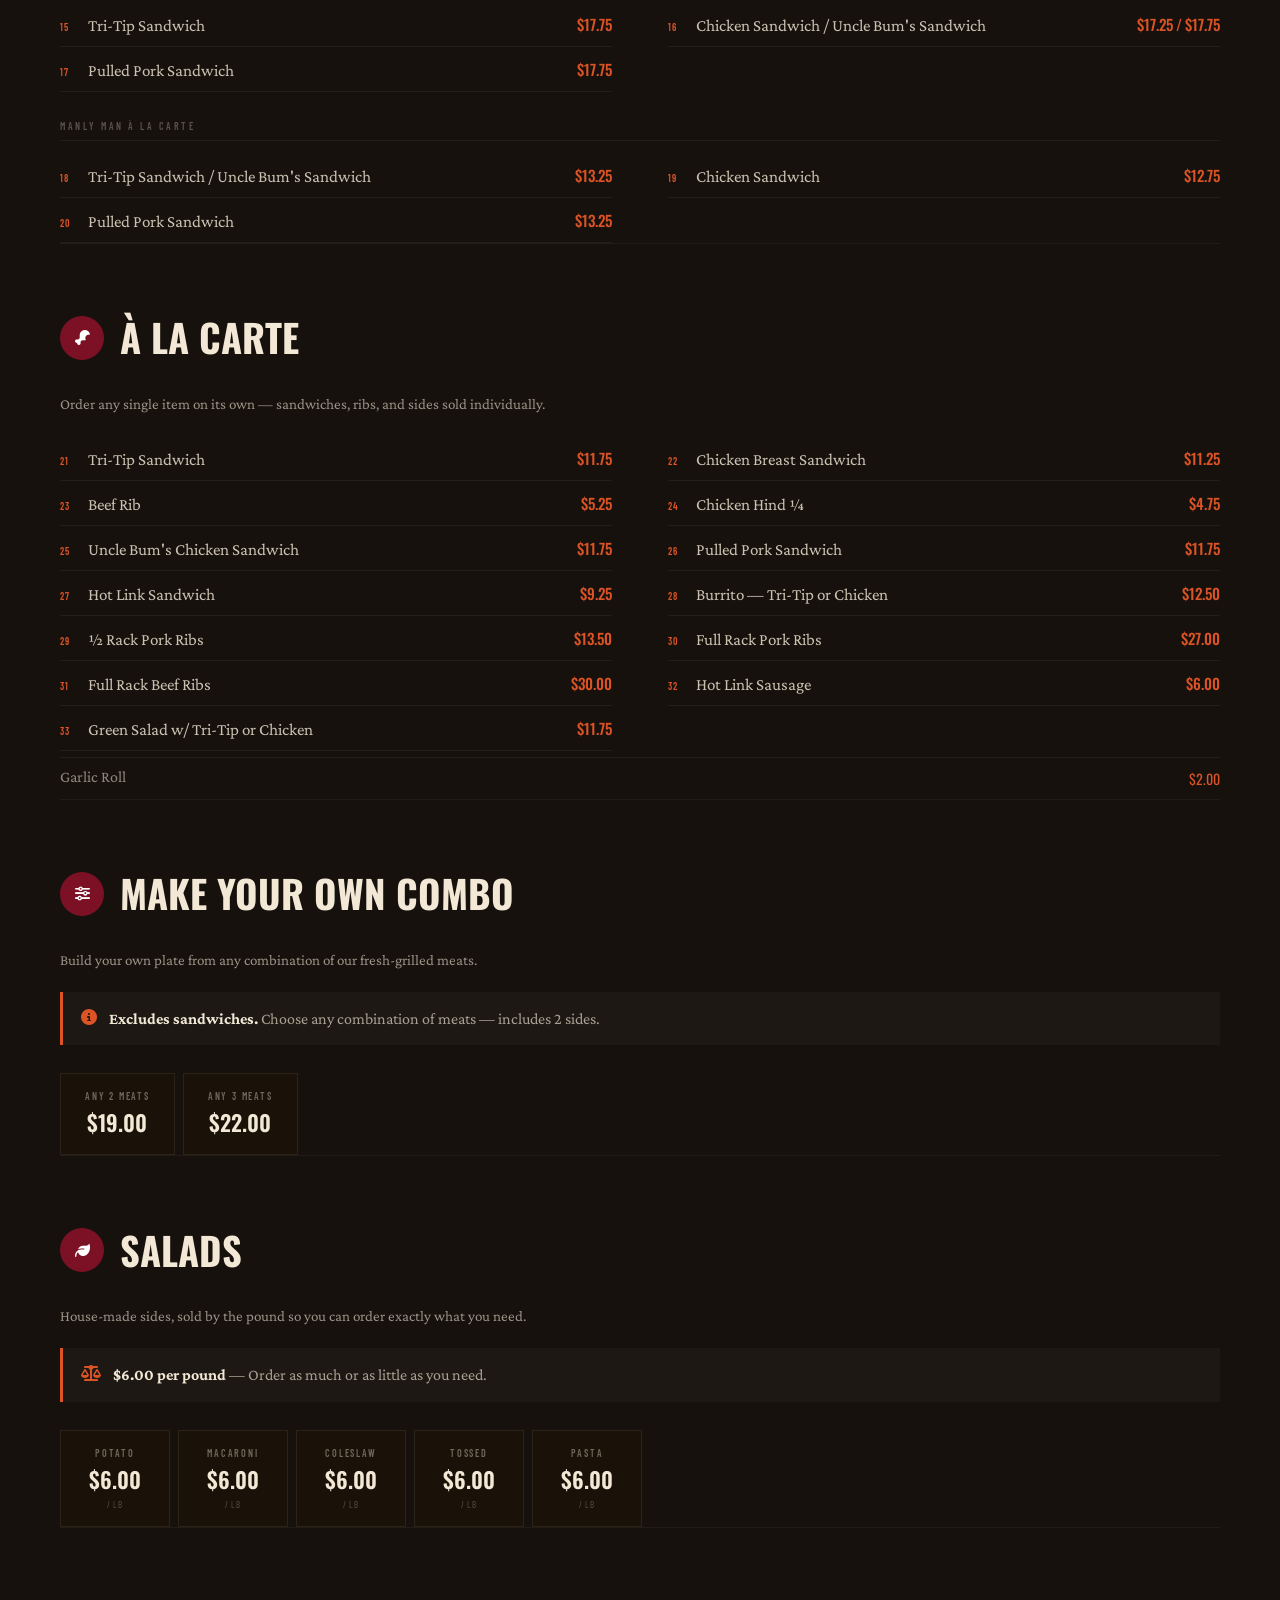
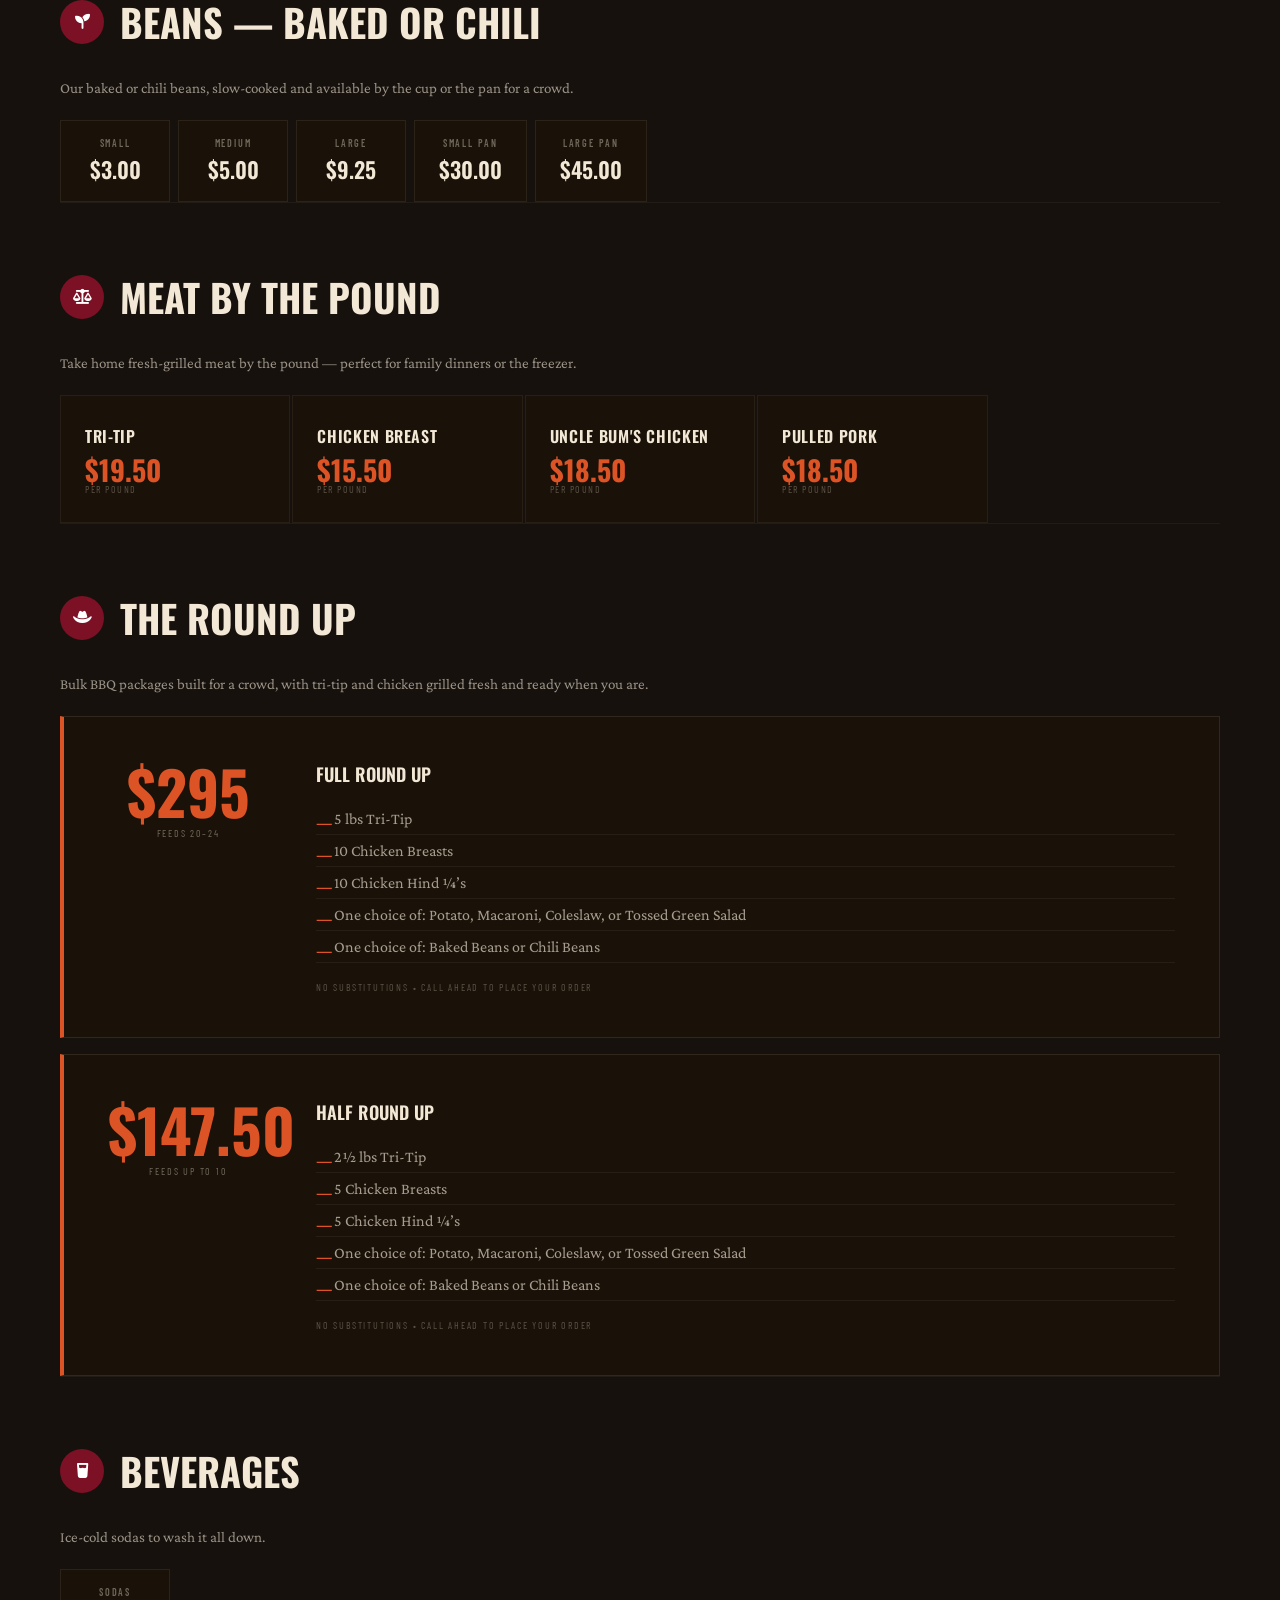
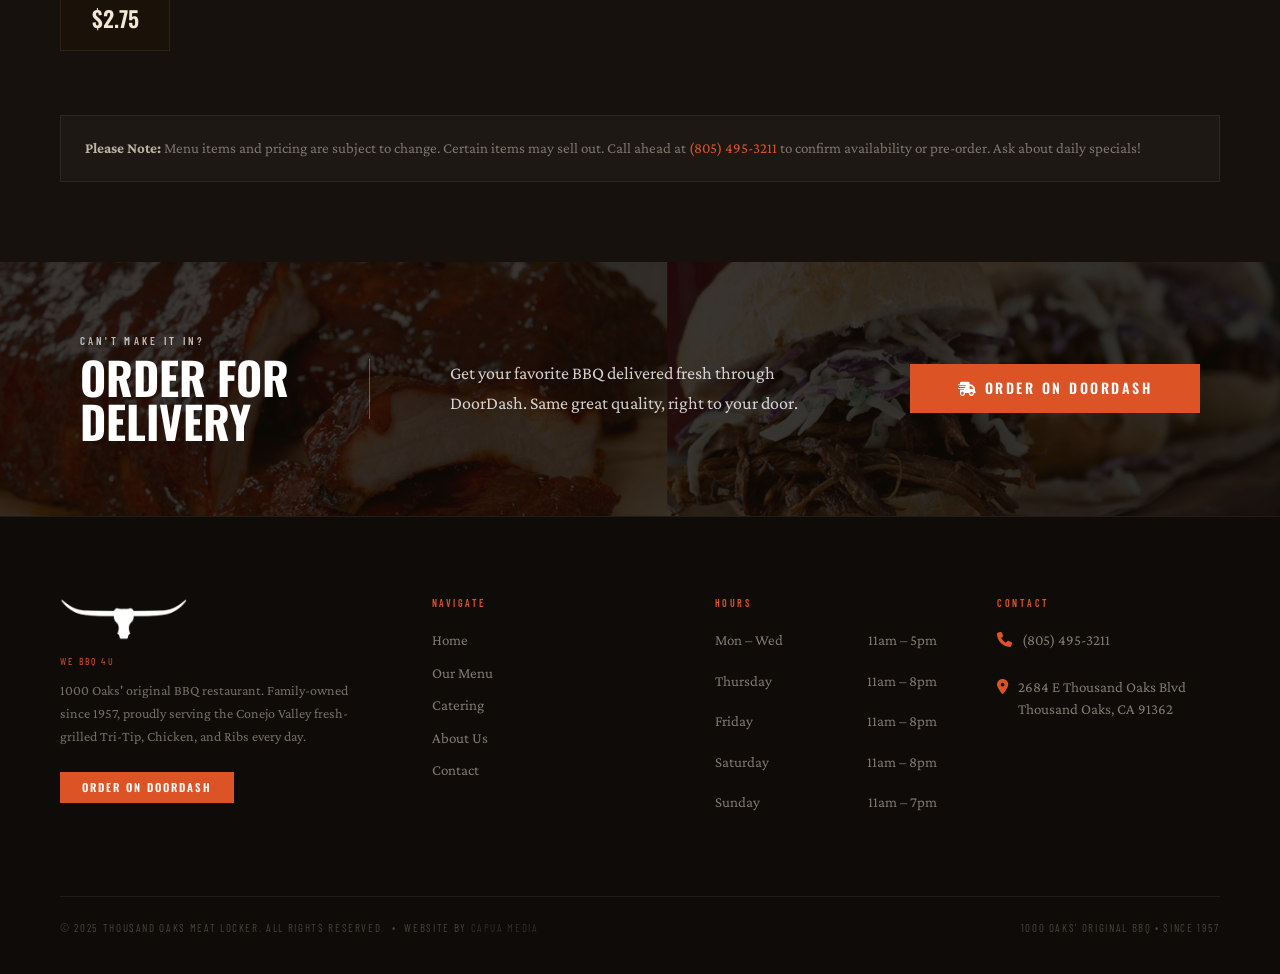
<file: menu.html>
﻿<!DOCTYPE html>
<html lang="en">
<head>
  <meta charset="UTF-8" />
  <meta name="viewport" content="width=device-width, initial-scale=1.0" />
  <meta name="description" content="Full menu and prices for Thousand Oaks Meat Locker — tri-tip, ribs, chicken combos, sandwiches, salads, and catering-size Round Up packages." />
  <title>Menu &amp; Prices | Thousand Oaks Meat Locker BBQ</title>
  <link rel="canonical" href="https://www.thousandoaksmeatlocker.com/menu.html">

  <meta property="og:type" content="restaurant">
  <meta property="og:site_name" content="Thousand Oaks Meat Locker">
  <meta property="og:title" content="Menu & Prices | Thousand Oaks Meat Locker BBQ">
  <meta property="og:description" content="Fresh-grilled tri-tip, ribs, and chicken — combos, sandwiches, salads, and bulk Round Up packages. See the full Thousand Oaks Meat Locker menu.">
  <meta property="og:url" content="https://www.thousandoaksmeatlocker.com/menu.html">
  <meta property="og:image" content="https://www.thousandoaksmeatlocker.com/images/bbq-sandwich.jpg">
  <meta property="og:image:width" content="1920">
  <meta property="og:image:height" content="696">

  <meta name="twitter:card" content="summary_large_image">
  <meta name="twitter:title" content="Menu & Prices | Thousand Oaks Meat Locker">
  <meta name="twitter:description" content="Fresh-grilled tri-tip, ribs, and chicken — combos, sandwiches, salads, and bulk Round Up packages.">
  <meta name="twitter:image" content="https://www.thousandoaksmeatlocker.com/images/bbq-sandwich.jpg">

  <link rel="icon" href="/favicon.ico" sizes="any">
  <link rel="icon" type="image/png" sizes="96x96" href="/favicon-96x96.png">
  <link rel="icon" type="image/png" sizes="48x48" href="/favicon-48x48.png">
  <link rel="icon" type="image/png" sizes="32x32" href="/favicon-32x32.png">
  <link rel="icon" type="image/png" sizes="16x16" href="/favicon-16x16.png">
  <link rel="apple-touch-icon" sizes="180x180" href="/apple-touch-icon.png">
  <link rel="manifest" href="/site.webmanifest">
  <link rel="preconnect" href="https://fonts.googleapis.com" />
  <link rel="preconnect" href="https://fonts.gstatic.com" crossorigin />
  <link href="https://fonts.googleapis.com/css2?family=Oswald:wght@300;400;500;600;700&family=Crimson+Pro:ital,wght@0,400;0,600;1,400;1,600&family=Barlow+Condensed:wght@400;500;600&display=swap" rel="stylesheet" />
  <link rel="stylesheet" href="https://cdnjs.cloudflare.com/ajax/libs/font-awesome/6.5.1/css/all.min.css" />
  <link rel="stylesheet" href="css/style.css" />
  <script src="https://elfsightcdn.com/platform.js" async></script>
  <script type="application/ld+json">
  {
    "@context": "https://schema.org",
    "@type": "Restaurant",
    "name": "Thousand Oaks Meat Locker",
    "description": "1000 Oaks' original BBQ restaurant. Family-owned, proudly serving the Conejo Valley fresh-grilled Tri-Tip, Chicken, and Ribs every day.",
    "image": "https://www.thousandoaksmeatlocker.com/images/thousand-oaks-meatlocker.jpg",
    "url": "https://www.thousandoaksmeatlocker.com",
    "telephone": "+18054953211",
    "servesCuisine": ["Barbecue", "American"],
    "priceRange": "$$",
    "address": {
      "@type": "PostalAddress",
      "streetAddress": "2684 E Thousand Oaks Blvd",
      "addressLocality": "Thousand Oaks",
      "addressRegion": "CA",
      "postalCode": "91362",
      "addressCountry": "US"
    },
    "geo": {
      "@type": "GeoCoordinates",
      "latitude": 34.171956,
      "longitude": -118.84029
    },
    "openingHoursSpecification": [
      { "@type": "OpeningHoursSpecification", "dayOfWeek": ["Monday", "Tuesday", "Wednesday"], "opens": "11:00", "closes": "17:00" },
      { "@type": "OpeningHoursSpecification", "dayOfWeek": ["Thursday", "Friday", "Saturday"], "opens": "11:00", "closes": "20:00" },
      { "@type": "OpeningHoursSpecification", "dayOfWeek": "Sunday", "opens": "11:00", "closes": "19:00" }
    ]
  }
  </script>
  <script type="application/ld+json">
  {
    "@context": "https://schema.org",
    "@type": "Menu",
    "name": "Thousand Oaks Meat Locker Menu",
    "hasMenuSection": [
      {
        "@type": "MenuSection",
        "name": "Combinations",
        "description": "Every combination includes 2 sides: potato salad, macaroni salad, coleslaw, tossed green salad, pasta salad, baked beans, or chili beans.",
        "hasMenuItem": [
          {
            "@type": "MenuItem",
            "name": "Tri-Tip Sandwich",
            "description": "Santa Maria-style tri-tip sandwich, includes 2 sides.",
            "offers": {
              "@type": "Offer",
              "price": "14.75",
              "priceCurrency": "USD"
            }
          },
          {
            "@type": "MenuItem",
            "name": "Chicken Breast Sandwich",
            "description": "Grilled chicken breast sandwich, includes 2 sides.",
            "offers": {
              "@type": "Offer",
              "price": "14.00",
              "priceCurrency": "USD"
            }
          },
          {
            "@type": "MenuItem",
            "name": "Three Beef Ribs",
            "description": "Includes 2 sides.",
            "offers": {
              "@type": "Offer",
              "price": "16.75",
              "priceCurrency": "USD"
            }
          },
          {
            "@type": "MenuItem",
            "name": "Two Chicken Hind Quarters",
            "description": "Includes 2 sides.",
            "offers": {
              "@type": "Offer",
              "price": "13.25",
              "priceCurrency": "USD"
            }
          },
          {
            "@type": "MenuItem",
            "name": "Uncle Bum's Chicken Sandwich",
            "description": "Includes 2 sides.",
            "offers": {
              "@type": "Offer",
              "price": "14.75",
              "priceCurrency": "USD"
            }
          },
          {
            "@type": "MenuItem",
            "name": "Pulled Pork Sandwich",
            "description": "Includes 2 sides.",
            "offers": {
              "@type": "Offer",
              "price": "14.75",
              "priceCurrency": "USD"
            }
          },
          {
            "@type": "MenuItem",
            "name": "Hot Link Sandwich",
            "description": "Includes 2 sides.",
            "offers": {
              "@type": "Offer",
              "price": "12.50",
              "priceCurrency": "USD"
            }
          },
          {
            "@type": "MenuItem",
            "name": "Burrito — Tri-Tip or Chicken",
            "description": "Includes 2 sides.",
            "offers": {
              "@type": "Offer",
              "price": "15.50",
              "priceCurrency": "USD"
            }
          },
          {
            "@type": "MenuItem",
            "name": "Half Rack Pork Ribs",
            "description": "Includes 2 sides.",
            "offers": {
              "@type": "Offer",
              "price": "16.00",
              "priceCurrency": "USD"
            }
          },
          {
            "@type": "MenuItem",
            "name": "Chicken Hind Quarter & One Beef Rib",
            "description": "Includes 2 sides.",
            "offers": {
              "@type": "Offer",
              "price": "14.00",
              "priceCurrency": "USD"
            }
          },
          {
            "@type": "MenuItem",
            "name": "Chicken Breast (1/4 lb) & One Beef Rib",
            "description": "Includes 2 sides.",
            "offers": {
              "@type": "Offer",
              "price": "15.00",
              "priceCurrency": "USD"
            }
          },
          {
            "@type": "MenuItem",
            "name": "Tri-Tip & Chicken Breast (1/4 lb each)",
            "description": "Includes 2 sides.",
            "offers": {
              "@type": "Offer",
              "price": "16.00",
              "priceCurrency": "USD"
            }
          },
          {
            "@type": "MenuItem",
            "name": "Three Pork Ribs & Tri-Tip or Chicken Breast (1/4 lb)",
            "description": "Includes 2 sides.",
            "offers": {
              "@type": "Offer",
              "price": "15.75",
              "priceCurrency": "USD"
            }
          },
          {
            "@type": "MenuItem",
            "name": "Three Pork Ribs & One Beef Rib",
            "description": "Includes 2 sides.",
            "offers": {
              "@type": "Offer",
              "price": "13.75",
              "priceCurrency": "USD"
            }
          }
        ]
      },
      {
        "@type": "MenuSection",
        "name": "Manly Man Combinations",
        "description": "Larger portions. Includes 2 sides.",
        "hasMenuItem": [
          {
            "@type": "MenuItem",
            "name": "Manly Tri-Tip Sandwich",
            "description": "Includes 2 sides.",
            "offers": {
              "@type": "Offer",
              "price": "17.75",
              "priceCurrency": "USD"
            }
          },
          {
            "@type": "MenuItem",
            "name": "Manly Chicken Sandwich",
            "description": "Includes 2 sides.",
            "offers": {
              "@type": "Offer",
              "price": "17.25",
              "priceCurrency": "USD"
            }
          },
          {
            "@type": "MenuItem",
            "name": "Manly Uncle Bum's Sandwich",
            "description": "Includes 2 sides.",
            "offers": {
              "@type": "Offer",
              "price": "17.75",
              "priceCurrency": "USD"
            }
          },
          {
            "@type": "MenuItem",
            "name": "Manly Pulled Pork Sandwich",
            "description": "Includes 2 sides.",
            "offers": {
              "@type": "Offer",
              "price": "17.75",
              "priceCurrency": "USD"
            }
          }
        ]
      },
      {
        "@type": "MenuSection",
        "name": "Manly Man À La Carte",
        "description": "Larger portions, sandwich only.",
        "hasMenuItem": [
          {
            "@type": "MenuItem",
            "name": "Manly Tri-Tip Sandwich / Uncle Bum's Sandwich (À La Carte)",
            "offers": {
              "@type": "Offer",
              "price": "13.25",
              "priceCurrency": "USD"
            }
          },
          {
            "@type": "MenuItem",
            "name": "Manly Chicken Sandwich (À La Carte)",
            "offers": {
              "@type": "Offer",
              "price": "12.75",
              "priceCurrency": "USD"
            }
          },
          {
            "@type": "MenuItem",
            "name": "Manly Pulled Pork Sandwich (À La Carte)",
            "offers": {
              "@type": "Offer",
              "price": "13.25",
              "priceCurrency": "USD"
            }
          }
        ]
      },
      {
        "@type": "MenuSection",
        "name": "À La Carte",
        "hasMenuItem": [
          {
            "@type": "MenuItem",
            "name": "Tri-Tip Sandwich",
            "offers": {
              "@type": "Offer",
              "price": "11.75",
              "priceCurrency": "USD"
            }
          },
          {
            "@type": "MenuItem",
            "name": "Chicken Breast Sandwich",
            "offers": {
              "@type": "Offer",
              "price": "11.25",
              "priceCurrency": "USD"
            }
          },
          {
            "@type": "MenuItem",
            "name": "Beef Rib",
            "offers": {
              "@type": "Offer",
              "price": "5.25",
              "priceCurrency": "USD"
            }
          },
          {
            "@type": "MenuItem",
            "name": "Chicken Hind Quarter",
            "offers": {
              "@type": "Offer",
              "price": "4.75",
              "priceCurrency": "USD"
            }
          },
          {
            "@type": "MenuItem",
            "name": "Uncle Bum's Chicken Sandwich",
            "offers": {
              "@type": "Offer",
              "price": "11.75",
              "priceCurrency": "USD"
            }
          },
          {
            "@type": "MenuItem",
            "name": "Pulled Pork Sandwich",
            "offers": {
              "@type": "Offer",
              "price": "11.75",
              "priceCurrency": "USD"
            }
          },
          {
            "@type": "MenuItem",
            "name": "Hot Link Sandwich",
            "offers": {
              "@type": "Offer",
              "price": "9.25",
              "priceCurrency": "USD"
            }
          },
          {
            "@type": "MenuItem",
            "name": "Burrito — Tri-Tip or Chicken",
            "offers": {
              "@type": "Offer",
              "price": "12.50",
              "priceCurrency": "USD"
            }
          },
          {
            "@type": "MenuItem",
            "name": "Half Rack Pork Ribs",
            "offers": {
              "@type": "Offer",
              "price": "13.50",
              "priceCurrency": "USD"
            }
          },
          {
            "@type": "MenuItem",
            "name": "Full Rack Pork Ribs",
            "offers": {
              "@type": "Offer",
              "price": "27.00",
              "priceCurrency": "USD"
            }
          },
          {
            "@type": "MenuItem",
            "name": "Full Rack Beef Ribs",
            "offers": {
              "@type": "Offer",
              "price": "30.00",
              "priceCurrency": "USD"
            }
          },
          {
            "@type": "MenuItem",
            "name": "Hot Link Sausage",
            "offers": {
              "@type": "Offer",
              "price": "6.00",
              "priceCurrency": "USD"
            }
          },
          {
            "@type": "MenuItem",
            "name": "Green Salad with Tri-Tip or Chicken",
            "offers": {
              "@type": "Offer",
              "price": "11.75",
              "priceCurrency": "USD"
            }
          },
          {
            "@type": "MenuItem",
            "name": "Garlic Roll",
            "description": "Add-on.",
            "offers": {
              "@type": "Offer",
              "price": "2.00",
              "priceCurrency": "USD"
            }
          }
        ]
      },
      {
        "@type": "MenuSection",
        "name": "Make Your Own Combo",
        "description": "Choose any combination of meats. Includes 2 sides. Excludes sandwiches.",
        "hasMenuItem": [
          {
            "@type": "MenuItem",
            "name": "Any 2 Meats",
            "description": "Includes 2 sides.",
            "offers": {
              "@type": "Offer",
              "price": "19.00",
              "priceCurrency": "USD"
            }
          },
          {
            "@type": "MenuItem",
            "name": "Any 3 Meats",
            "description": "Includes 2 sides.",
            "offers": {
              "@type": "Offer",
              "price": "22.00",
              "priceCurrency": "USD"
            }
          }
        ]
      },
      {
        "@type": "MenuSection",
        "name": "Salads",
        "description": "Priced per pound. Order as much or as little as you need.",
        "hasMenuItem": [
          {
            "@type": "MenuItem",
            "name": "Potato Salad",
            "description": "Per pound.",
            "offers": {
              "@type": "Offer",
              "price": "6.00",
              "priceCurrency": "USD"
            }
          },
          {
            "@type": "MenuItem",
            "name": "Macaroni Salad",
            "description": "Per pound.",
            "offers": {
              "@type": "Offer",
              "price": "6.00",
              "priceCurrency": "USD"
            }
          },
          {
            "@type": "MenuItem",
            "name": "Coleslaw",
            "description": "Per pound.",
            "offers": {
              "@type": "Offer",
              "price": "6.00",
              "priceCurrency": "USD"
            }
          },
          {
            "@type": "MenuItem",
            "name": "Tossed Green Salad",
            "description": "Per pound.",
            "offers": {
              "@type": "Offer",
              "price": "6.00",
              "priceCurrency": "USD"
            }
          },
          {
            "@type": "MenuItem",
            "name": "Pasta Salad",
            "description": "Per pound.",
            "offers": {
              "@type": "Offer",
              "price": "6.00",
              "priceCurrency": "USD"
            }
          }
        ]
      },
      {
        "@type": "MenuSection",
        "name": "Beans — Baked or Chili",
        "hasMenuItem": [
          {
            "@type": "MenuItem",
            "name": "Beans — Small",
            "offers": {
              "@type": "Offer",
              "price": "3.00",
              "priceCurrency": "USD"
            }
          },
          {
            "@type": "MenuItem",
            "name": "Beans — Medium",
            "offers": {
              "@type": "Offer",
              "price": "5.00",
              "priceCurrency": "USD"
            }
          },
          {
            "@type": "MenuItem",
            "name": "Beans — Large",
            "offers": {
              "@type": "Offer",
              "price": "9.25",
              "priceCurrency": "USD"
            }
          },
          {
            "@type": "MenuItem",
            "name": "Beans — Small Pan",
            "offers": {
              "@type": "Offer",
              "price": "30.00",
              "priceCurrency": "USD"
            }
          },
          {
            "@type": "MenuItem",
            "name": "Beans — Large Pan",
            "offers": {
              "@type": "Offer",
              "price": "45.00",
              "priceCurrency": "USD"
            }
          }
        ]
      },
      {
        "@type": "MenuSection",
        "name": "Meat by the Pound",
        "hasMenuItem": [
          {
            "@type": "MenuItem",
            "name": "Tri-Tip",
            "description": "Per pound.",
            "offers": {
              "@type": "Offer",
              "price": "19.50",
              "priceCurrency": "USD"
            }
          },
          {
            "@type": "MenuItem",
            "name": "Chicken Breast",
            "description": "Per pound.",
            "offers": {
              "@type": "Offer",
              "price": "15.50",
              "priceCurrency": "USD"
            }
          },
          {
            "@type": "MenuItem",
            "name": "Uncle Bum's Chicken",
            "description": "Per pound.",
            "offers": {
              "@type": "Offer",
              "price": "18.50",
              "priceCurrency": "USD"
            }
          },
          {
            "@type": "MenuItem",
            "name": "Pulled Pork",
            "description": "Per pound.",
            "offers": {
              "@type": "Offer",
              "price": "18.50",
              "priceCurrency": "USD"
            }
          }
        ]
      },
      {
        "@type": "MenuSection",
        "name": "The Round Up",
        "description": "Bulk BBQ packages for groups. No substitutions. Call ahead to place your order.",
        "hasMenuItem": [
          {
            "@type": "MenuItem",
            "name": "Full Round Up",
            "description": "Feeds 20–24. Includes 5 lbs tri-tip, 10 chicken breasts, 10 chicken hind quarters, one salad choice, and one bean choice.",
            "offers": {
              "@type": "Offer",
              "price": "295.00",
              "priceCurrency": "USD"
            }
          },
          {
            "@type": "MenuItem",
            "name": "Half Round Up",
            "description": "Feeds up to 10. Includes 2.5 lbs tri-tip, 5 chicken breasts, 5 chicken hind quarters, one salad choice, and one bean choice.",
            "offers": {
              "@type": "Offer",
              "price": "147.50",
              "priceCurrency": "USD"
            }
          }
        ]
      },
      {
        "@type": "MenuSection",
        "name": "Beverages",
        "hasMenuItem": [
          {
            "@type": "MenuItem",
            "name": "Soda",
            "offers": {
              "@type": "Offer",
              "price": "2.75",
              "priceCurrency": "USD"
            }
          }
        ]
      }
    ]
  }
  </script>
</head>
<body>

  <!-- ── Nav ─────────────────────────────────────────────────── -->
  <nav class="nav" id="navbar">
    <div class="nav-inner">
      <a href="index.html" class="nav-logo" aria-label="1000 Oaks Meat Locker Home">
        <img src="images/white-logo.png" alt="1000 Oaks Meat Locker" />
      </a>
      <button class="nav-toggle" id="navToggle" aria-label="Toggle navigation" aria-expanded="false">
        <span></span><span></span><span></span>
      </button>
      <ul class="nav-links" id="navMenu" role="list">
        <li><a href="index.html">Home</a></li>
        <li><a href="menu.html">Menu</a></li>
        <li><a href="catering.html">Catering</a></li>
        <li><a href="about.html">About</a></li>
        <li><a href="contact.html">Contact</a></li>
        <li>
          <a href="https://www.doordash.com/store/thousand-oaks-meat-locker-bbq-thousand-oaks-9116/12970/"
             target="_blank" rel="noopener" class="nav-order">Order Online</a>
        </li>
      </ul>
    </div>
  </nav>

  <!-- ── Page Hero ────────────────────────────────────────────── -->
  <header class="page-hero">
    <div class="page-hero-bg" style="background-image: url('images/bbq-sandwich.jpg'); background-position: center 30%;"></div>
    <div class="page-hero-overlay"></div>
    <div class="page-hero-inner">
      <nav class="breadcrumb" aria-label="Breadcrumb">
        <a href="index.html">Home</a>
        <span class="sep" aria-hidden="true">›</span>
        <span class="current" aria-current="page">Menu</span>
      </nav>
      <h1>Our <span class="accent">Menu</span></h1>
      <p class="page-hero-sub">Smoked fresh daily &mdash; ask about today's specials</p>
    </div>
  </header>

  <!-- ── Menu Intro ────────────────────────────────────────────── -->
  <section class="page-section page-section-parchment" style="padding-bottom:24px;">
    <div class="section-inner" style="max-width:760px; text-align:center;">
      <p class="section-body">
        Everything on this menu is fresh-grilled out front every day, the same way it's been done since the mid-1970s — hand-trimmed tri-tip, slow-cooked ribs, and open-flame chicken, plus house-made sides, bulk Round Up packages for a crowd, and meat by the pound to take home.
      </p>
    </div>
  </section>

  <!-- ── Section Jump Nav ─────────────────────────────────────── -->
  <nav class="menu-subnav" aria-label="Menu sections">
    <div class="menu-subnav-inner">
      <a href="#combinations"  class="menu-subnav-link"><i class="fa-solid fa-utensils"></i> Combinations</a>
      <a href="#manly-man"     class="menu-subnav-link"><i class="fa-solid fa-dumbbell"></i> Manly Man</a>
      <a href="#a-la-carte"    class="menu-subnav-link"><i class="fa-solid fa-drumstick-bite"></i> À La Carte</a>
      <a href="#build-combo"   class="menu-subnav-link"><i class="fa-solid fa-sliders"></i> Build a Combo</a>
      <a href="#salads"        class="menu-subnav-link"><i class="fa-solid fa-leaf"></i> Salads</a>
      <a href="#beans"         class="menu-subnav-link"><i class="fa-solid fa-seedling"></i> Beans</a>
      <a href="#meat-by-pound" class="menu-subnav-link"><i class="fa-solid fa-scale-balanced"></i> By the Pound</a>
      <a href="#round-up"      class="menu-subnav-link"><i class="fa-solid fa-hat-cowboy"></i> The Round Up</a>
      <a href="#beverages"     class="menu-subnav-link"><i class="fa-solid fa-glass-water"></i> Beverages</a>
    </div>
  </nav>

  <!-- ── Menu Content ─────────────────────────────────────────── -->
  <main class="menu-main">
    <div class="section-inner">

      <!-- ── Combinations ───────────────────────────────────────── -->
      <section class="menu-cat" id="combinations">
        <div class="menu-cat-head">
          <div class="menu-cat-icon" aria-hidden="true"><i class="fa-solid fa-utensils"></i></div>
          <h2 class="menu-cat-title">Combinations</h2>
        </div>
        <p style="font-family:var(--ff-body); font-size:15px; color:rgba(242,232,213,0.6); line-height:1.6; margin-bottom:20px; max-width:640px;">Our most popular way to eat — a fresh-grilled entr&eacute;e paired with two of our house-made sides.</p>
        <div class="combo-note">
          <i class="fa-solid fa-circle-check" aria-hidden="true"></i>
          <div><strong>Includes 2 sides with every combo:</strong> Potato Salad, Macaroni Salad, Coleslaw, Tossed Green Salad, Pasta Salad, Baked Beans, or Chili Beans</div>
        </div>
        <div class="menu-rows-2col">
          <div class="menu-row"><span class="menu-row-name"><span class="menu-row-num">1</span>Tri-Tip Sandwich</span><span class="menu-row-price">$14.75</span></div>
          <div class="menu-row"><span class="menu-row-name"><span class="menu-row-num">2</span>Chicken Breast Sandwich</span><span class="menu-row-price">$14.00</span></div>
          <div class="menu-row"><span class="menu-row-name"><span class="menu-row-num">3</span>Three Beef Ribs</span><span class="menu-row-price">$16.75</span></div>
          <div class="menu-row"><span class="menu-row-name"><span class="menu-row-num">4</span>Two Chicken Hind &frac14;&rsquo;s</span><span class="menu-row-price">$13.25</span></div>
          <div class="menu-row"><span class="menu-row-name"><span class="menu-row-num">5</span>Uncle Bum's Chicken Sandwich</span><span class="menu-row-price">$14.75</span></div>
          <div class="menu-row"><span class="menu-row-name"><span class="menu-row-num">6</span>Pulled Pork Sandwich</span><span class="menu-row-price">$14.75</span></div>
          <div class="menu-row"><span class="menu-row-name"><span class="menu-row-num">7</span>Hot Link Sandwich</span><span class="menu-row-price">$12.50</span></div>
          <div class="menu-row"><span class="menu-row-name"><span class="menu-row-num">8</span>Burrito &mdash; Tri-Tip or Chicken</span><span class="menu-row-price">$15.50</span></div>
          <div class="menu-row"><span class="menu-row-name"><span class="menu-row-num">9</span>Half Rack Pork Ribs</span><span class="menu-row-price">$16.00</span></div>
          <div class="menu-row"><span class="menu-row-name"><span class="menu-row-num">10</span>Chicken Hind &frac14; &amp; One Beef Rib</span><span class="menu-row-price">$14.00</span></div>
          <div class="menu-row"><span class="menu-row-name"><span class="menu-row-num">11</span>Chicken Breast (&frac14; lb) &amp; One Beef Rib</span><span class="menu-row-price">$15.00</span></div>
          <div class="menu-row"><span class="menu-row-name"><span class="menu-row-num">12</span>Tri-Tip &amp; Chicken Breast (&frac14; lb ea)</span><span class="menu-row-price">$16.00</span></div>
          <div class="menu-row"><span class="menu-row-name"><span class="menu-row-num">13</span>Three Pork Ribs &amp; Tri-Tip or Chicken Breast (&frac14; lb)</span><span class="menu-row-price">$15.75</span></div>
          <div class="menu-row"><span class="menu-row-name"><span class="menu-row-num">14</span>Three Pork Ribs &amp; One Beef Rib</span><span class="menu-row-price">$13.75</span></div>
        </div>
      </section>

      <!-- ── Manly Man ───────────────────────────────────────────── -->
      <section class="menu-cat" id="manly-man">
        <div class="menu-cat-head">
          <div class="menu-cat-icon" aria-hidden="true"><i class="fa-solid fa-dumbbell"></i></div>
          <h2 class="menu-cat-title">Manly Man</h2>
        </div>
        <p style="font-family:var(--ff-body); font-size:15px; color:rgba(242,232,213,0.6); line-height:1.6; margin-bottom:20px; max-width:640px;">Bigger portions of the same fresh-grilled favorites, for when a regular plate just isn't enough.</p>
        <p class="menu-subsection">Manly Man Combinations &mdash; Includes 2 Sides</p>
        <div class="menu-rows-2col">
          <div class="menu-row"><span class="menu-row-name"><span class="menu-row-num">15</span>Tri-Tip Sandwich</span><span class="menu-row-price">$17.75</span></div>
          <div class="menu-row"><span class="menu-row-name"><span class="menu-row-num">16</span>Chicken Sandwich&thinsp;/&thinsp;Uncle Bum's Sandwich</span><span class="menu-row-price">$17.25&thinsp;/&thinsp;$17.75</span></div>
          <div class="menu-row"><span class="menu-row-name"><span class="menu-row-num">17</span>Pulled Pork Sandwich</span><span class="menu-row-price">$17.75</span></div>
        </div>
        <p class="menu-subsection" style="margin-top:28px;">Manly Man À La Carte</p>
        <div class="menu-rows-2col">
          <div class="menu-row"><span class="menu-row-name"><span class="menu-row-num">18</span>Tri-Tip Sandwich&thinsp;/&thinsp;Uncle Bum's Sandwich</span><span class="menu-row-price">$13.25</span></div>
          <div class="menu-row"><span class="menu-row-name"><span class="menu-row-num">19</span>Chicken Sandwich</span><span class="menu-row-price">$12.75</span></div>
          <div class="menu-row"><span class="menu-row-name"><span class="menu-row-num">20</span>Pulled Pork Sandwich</span><span class="menu-row-price">$13.25</span></div>
        </div>
      </section>

      <!-- ── À La Carte ──────────────────────────────────────────── -->
      <section class="menu-cat" id="a-la-carte">
        <div class="menu-cat-head">
          <div class="menu-cat-icon" aria-hidden="true"><i class="fa-solid fa-drumstick-bite"></i></div>
          <h2 class="menu-cat-title">À La Carte</h2>
        </div>
        <p style="font-family:var(--ff-body); font-size:15px; color:rgba(242,232,213,0.6); line-height:1.6; margin-bottom:20px; max-width:640px;">Order any single item on its own — sandwiches, ribs, and sides sold individually.</p>
        <div class="menu-rows-2col">
          <div class="menu-row"><span class="menu-row-name"><span class="menu-row-num">21</span>Tri-Tip Sandwich</span><span class="menu-row-price">$11.75</span></div>
          <div class="menu-row"><span class="menu-row-name"><span class="menu-row-num">22</span>Chicken Breast Sandwich</span><span class="menu-row-price">$11.25</span></div>
          <div class="menu-row"><span class="menu-row-name"><span class="menu-row-num">23</span>Beef Rib</span><span class="menu-row-price">$5.25</span></div>
          <div class="menu-row"><span class="menu-row-name"><span class="menu-row-num">24</span>Chicken Hind &frac14;</span><span class="menu-row-price">$4.75</span></div>
          <div class="menu-row"><span class="menu-row-name"><span class="menu-row-num">25</span>Uncle Bum's Chicken Sandwich</span><span class="menu-row-price">$11.75</span></div>
          <div class="menu-row"><span class="menu-row-name"><span class="menu-row-num">26</span>Pulled Pork Sandwich</span><span class="menu-row-price">$11.75</span></div>
          <div class="menu-row"><span class="menu-row-name"><span class="menu-row-num">27</span>Hot Link Sandwich</span><span class="menu-row-price">$9.25</span></div>
          <div class="menu-row"><span class="menu-row-name"><span class="menu-row-num">28</span>Burrito &mdash; Tri-Tip or Chicken</span><span class="menu-row-price">$12.50</span></div>
          <div class="menu-row"><span class="menu-row-name"><span class="menu-row-num">29</span>&frac12; Rack Pork Ribs</span><span class="menu-row-price">$13.50</span></div>
          <div class="menu-row"><span class="menu-row-name"><span class="menu-row-num">30</span>Full Rack Pork Ribs</span><span class="menu-row-price">$27.00</span></div>
          <div class="menu-row"><span class="menu-row-name"><span class="menu-row-num">31</span>Full Rack Beef Ribs</span><span class="menu-row-price">$30.00</span></div>
          <div class="menu-row"><span class="menu-row-name"><span class="menu-row-num">32</span>Hot Link Sausage</span><span class="menu-row-price">$6.00</span></div>
          <div class="menu-row"><span class="menu-row-name"><span class="menu-row-num">33</span>Green Salad w/ Tri-Tip or Chicken</span><span class="menu-row-price">$11.75</span></div>
        </div>
        <div class="addon-row">
          <span>Garlic Roll</span>
          <span class="addon-price">$2.00</span>
        </div>
      </section>

      <!-- ── Build Your Own Combo ────────────────────────────────── -->
      <section class="menu-cat" id="build-combo">
        <div class="menu-cat-head">
          <div class="menu-cat-icon" aria-hidden="true"><i class="fa-solid fa-sliders"></i></div>
          <h2 class="menu-cat-title">Make Your Own Combo</h2>
        </div>
        <p style="font-family:var(--ff-body); font-size:15px; color:rgba(242,232,213,0.6); line-height:1.6; margin-bottom:20px; max-width:640px;">Build your own plate from any combination of our fresh-grilled meats.</p>
        <div class="combo-note">
          <i class="fa-solid fa-circle-info" aria-hidden="true"></i>
          <div><strong>Excludes sandwiches.</strong> Choose any combination of meats — includes 2 sides.</div>
        </div>
        <div class="pricing-chips">
          <div class="pricing-chip">
            <span class="chip-label">Any 2 Meats</span>
            <span class="chip-price">$19.00</span>
          </div>
          <div class="pricing-chip">
            <span class="chip-label">Any 3 Meats</span>
            <span class="chip-price">$22.00</span>
          </div>
        </div>
      </section>

      <!-- ── Salads ──────────────────────────────────────────────── -->
      <section class="menu-cat" id="salads">
        <div class="menu-cat-head">
          <div class="menu-cat-icon" aria-hidden="true"><i class="fa-solid fa-leaf"></i></div>
          <h2 class="menu-cat-title">Salads</h2>
        </div>
        <p style="font-family:var(--ff-body); font-size:15px; color:rgba(242,232,213,0.6); line-height:1.6; margin-bottom:20px; max-width:640px;">House-made sides, sold by the pound so you can order exactly what you need.</p>
        <div class="combo-note">
          <i class="fa-solid fa-scale-balanced" aria-hidden="true"></i>
          <div><strong>$6.00 per pound</strong> &mdash; Order as much or as little as you need.</div>
        </div>
        <div class="pricing-chips">
          <div class="pricing-chip"><span class="chip-label">Potato</span><span class="chip-price">$6.00</span><span class="chip-unit">/ lb</span></div>
          <div class="pricing-chip"><span class="chip-label">Macaroni</span><span class="chip-price">$6.00</span><span class="chip-unit">/ lb</span></div>
          <div class="pricing-chip"><span class="chip-label">Coleslaw</span><span class="chip-price">$6.00</span><span class="chip-unit">/ lb</span></div>
          <div class="pricing-chip"><span class="chip-label">Tossed</span><span class="chip-price">$6.00</span><span class="chip-unit">/ lb</span></div>
          <div class="pricing-chip"><span class="chip-label">Pasta</span><span class="chip-price">$6.00</span><span class="chip-unit">/ lb</span></div>
        </div>
      </section>

      <!-- ── Beans ───────────────────────────────────────────────── -->
      <section class="menu-cat" id="beans">
        <div class="menu-cat-head">
          <div class="menu-cat-icon" aria-hidden="true"><i class="fa-solid fa-seedling"></i></div>
          <h2 class="menu-cat-title">Beans &mdash; Baked or Chili</h2>
        </div>
        <p style="font-family:var(--ff-body); font-size:15px; color:rgba(242,232,213,0.6); line-height:1.6; margin-bottom:20px; max-width:640px;">Our baked or chili beans, slow-cooked and available by the cup or the pan for a crowd.</p>
        <div class="pricing-chips">
          <div class="pricing-chip"><span class="chip-label">Small</span><span class="chip-price">$3.00</span></div>
          <div class="pricing-chip"><span class="chip-label">Medium</span><span class="chip-price">$5.00</span></div>
          <div class="pricing-chip"><span class="chip-label">Large</span><span class="chip-price">$9.25</span></div>
          <div class="pricing-chip"><span class="chip-label">Small Pan</span><span class="chip-price">$30.00</span></div>
          <div class="pricing-chip"><span class="chip-label">Large Pan</span><span class="chip-price">$45.00</span></div>
        </div>
      </section>

      <!-- ── Meat by the Pound ───────────────────────────────────── -->
      <section class="menu-cat" id="meat-by-pound">
        <div class="menu-cat-head">
          <div class="menu-cat-icon" aria-hidden="true"><i class="fa-solid fa-scale-balanced"></i></div>
          <h2 class="menu-cat-title">Meat by the Pound</h2>
        </div>
        <p style="font-family:var(--ff-body); font-size:15px; color:rgba(242,232,213,0.6); line-height:1.6; margin-bottom:20px; max-width:640px;">Take home fresh-grilled meat by the pound — perfect for family dinners or the freezer.</p>
        <div class="meat-grid">
          <div class="meat-card">
            <span class="meat-card-name">Tri-Tip</span>
            <span class="meat-card-price">$19.50<span class="meat-card-unit">per pound</span></span>
          </div>
          <div class="meat-card">
            <span class="meat-card-name">Chicken Breast</span>
            <span class="meat-card-price">$15.50<span class="meat-card-unit">per pound</span></span>
          </div>
          <div class="meat-card">
            <span class="meat-card-name">Uncle Bum's Chicken</span>
            <span class="meat-card-price">$18.50<span class="meat-card-unit">per pound</span></span>
          </div>
          <div class="meat-card">
            <span class="meat-card-name">Pulled Pork</span>
            <span class="meat-card-price">$18.50<span class="meat-card-unit">per pound</span></span>
          </div>
        </div>
      </section>

      <!-- ── The Round Up ────────────────────────────────────────── -->
      <section class="menu-cat" id="round-up">
        <div class="menu-cat-head">
          <div class="menu-cat-icon" aria-hidden="true"><i class="fa-solid fa-hat-cowboy"></i></div>
          <h2 class="menu-cat-title">The Round Up</h2>
        </div>
        <p style="font-family:var(--ff-body); font-size:15px; color:rgba(242,232,213,0.6); line-height:1.6; margin-bottom:20px; max-width:640px;">Bulk BBQ packages built for a crowd, with tri-tip and chicken grilled fresh and ready when you are.</p>

        <div class="round-up-box" style="margin-bottom:16px;">
          <div class="round-up-price-col">
            <span class="round-up-price">$295</span>
            <span class="round-up-serves">Feeds 20&ndash;24</span>
          </div>
          <div>
            <p class="round-up-title">Full Round Up</p>
            <ul class="round-up-list">
              <li>5 lbs Tri-Tip</li>
              <li>10 Chicken Breasts</li>
              <li>10 Chicken Hind &frac14;&rsquo;s</li>
              <li>One choice of: Potato, Macaroni, Coleslaw, or Tossed Green Salad</li>
              <li>One choice of: Baked Beans or Chili Beans</li>
            </ul>
            <p class="round-up-note">No substitutions &bull; Call ahead to place your order</p>
          </div>
        </div>

        <div class="round-up-box">
          <div class="round-up-price-col">
            <span class="round-up-price">$147.50</span>
            <span class="round-up-serves">Feeds up to 10</span>
          </div>
          <div>
            <p class="round-up-title">Half Round Up</p>
            <ul class="round-up-list">
              <li>2&frac12; lbs Tri-Tip</li>
              <li>5 Chicken Breasts</li>
              <li>5 Chicken Hind &frac14;&rsquo;s</li>
              <li>One choice of: Potato, Macaroni, Coleslaw, or Tossed Green Salad</li>
              <li>One choice of: Baked Beans or Chili Beans</li>
            </ul>
            <p class="round-up-note">No substitutions &bull; Call ahead to place your order</p>
          </div>
        </div>
      </section>

      <!-- ── Beverages ───────────────────────────────────────────── -->
      <section class="menu-cat" id="beverages">
        <div class="menu-cat-head">
          <div class="menu-cat-icon" aria-hidden="true"><i class="fa-solid fa-glass-water"></i></div>
          <h2 class="menu-cat-title">Beverages</h2>
        </div>
        <p style="font-family:var(--ff-body); font-size:15px; color:rgba(242,232,213,0.6); line-height:1.6; margin-bottom:20px; max-width:640px;">Ice-cold sodas to wash it all down.</p>
        <div class="pricing-chips">
          <div class="pricing-chip">
            <span class="chip-label">Sodas</span>
            <span class="chip-price">$2.75</span>
          </div>
        </div>
      </section>

      <!-- Menu Note -->
      <div class="menu-note-box">
        <strong>Please Note:</strong> Menu items and pricing are subject to change. Certain items may sell out.
        Call ahead at <a href="tel:+18054953211">(805) 495-3211</a> to confirm availability or pre-order.
        Ask about daily specials!
      </div>

    </div>
  </main>

  <!-- ── DoorDash CTA ──────────────────────────────────────────── -->
  <section class="catering-strip">
    <div class="catering-strip-bg" style="background-image: url('images/thousand-oaks-meatlocker.jpg');"></div>
    <div class="catering-strip-overlay"></div>
    <div class="catering-strip-inner">
      <div>
        <p class="catering-eyebrow">Can't Make It In?</p>
        <h2 class="catering-headline">Order for<br>Delivery</h2>
      </div>
      <div class="catering-rule" aria-hidden="true"></div>
      <p class="catering-body">Get your favorite BBQ delivered fresh through DoorDash. Same great quality, right to your door.</p>
      <a href="https://www.doordash.com/store/thousand-oaks-meat-locker-bbq-thousand-oaks-9116/12970/"
         target="_blank" rel="noopener" class="btn btn-accent btn-lg">
        <i class="fa-solid fa-truck-fast"></i> Order on DoorDash
      </a>
    </div>
  </section>

  <!-- ── Footer ───────────────────────────────────────────────── -->
  <footer class="footer">
    <div class="footer-inner">
      <div class="footer-grid">
        <div class="footer-brand">
          <img src="images/white-logo.png" alt="1000 Oaks Meat Locker" class="footer-logo" />
          <p class="footer-tagline">We BBQ 4U</p>
          <p class="footer-about">1000 Oaks' original BBQ restaurant. Family-owned since 1957, proudly serving the Conejo Valley fresh-grilled Tri-Tip, Chicken, and Ribs every day.</p>
          <a href="https://www.doordash.com/store/thousand-oaks-meat-locker-bbq-thousand-oaks-9116/12970/"
             target="_blank" rel="noopener" class="btn btn-accent btn-sm">Order on DoorDash</a>
        </div>
        <div class="footer-col">
          <p class="footer-col-title">Navigate</p>
          <a href="index.html">Home</a>
          <a href="menu.html">Our Menu</a>
          <a href="catering.html">Catering</a>
          <a href="about.html">About Us</a>
          <a href="contact.html">Contact</a>
        </div>
        <div class="footer-col">
          <p class="footer-col-title">Hours</p>
          <div class="footer-hours">
            <div class="footer-hours-row"><span>Mon &ndash; Wed</span><span>11am &ndash; 5pm</span></div>
            <div class="footer-hours-row"><span>Thursday</span><span>11am &ndash; 8pm</span></div>
            <div class="footer-hours-row"><span>Friday</span><span>11am &ndash; 8pm</span></div>
            <div class="footer-hours-row"><span>Saturday</span><span>11am &ndash; 8pm</span></div>
            <div class="footer-hours-row"><span>Sunday</span><span>11am &ndash; 7pm</span></div>
          </div>
        </div>
        <div class="footer-col">
          <p class="footer-col-title">Contact</p>
          <div class="footer-contact">
            <div class="footer-contact-row">
              <i class="fa-solid fa-phone" aria-hidden="true"></i>
              <a href="tel:+18054953211">(805) 495-3211</a>
            </div>
            <div class="footer-contact-row">
              <i class="fa-solid fa-location-dot" aria-hidden="true"></i>
              <a href="https://maps.google.com/?q=2684+E+Thousand+Oaks+Blvd,+Thousand+Oaks+CA+91362" target="_blank" rel="noopener">
                2684 E Thousand Oaks Blvd<br>Thousand Oaks, CA 91362
              </a>
            </div>
          </div>
        </div>
      </div>
      <div class="footer-bottom">
        <span>&copy; 2025 Thousand Oaks Meat Locker. All rights reserved. &nbsp;&bull;&nbsp; Website by <a href="https://capua.media" target="_blank" rel="noopener" style="color:inherit; opacity:0.6; text-decoration:none;">Capua Media</a></span>
        <span>1000 Oaks' Original BBQ &bull; Since 1957</span>
      </div>
    </div>
  </footer>

  <script src="js/main.js"></script>
  <!-- Elfsight Google Reviews | TO Meat Locker -->
  <div class="elfsight-app-434684fc-fb01-4302-848a-73ff0a4ba5d7" data-elfsight-app-lazy></div>
</body>
</html>
</file>
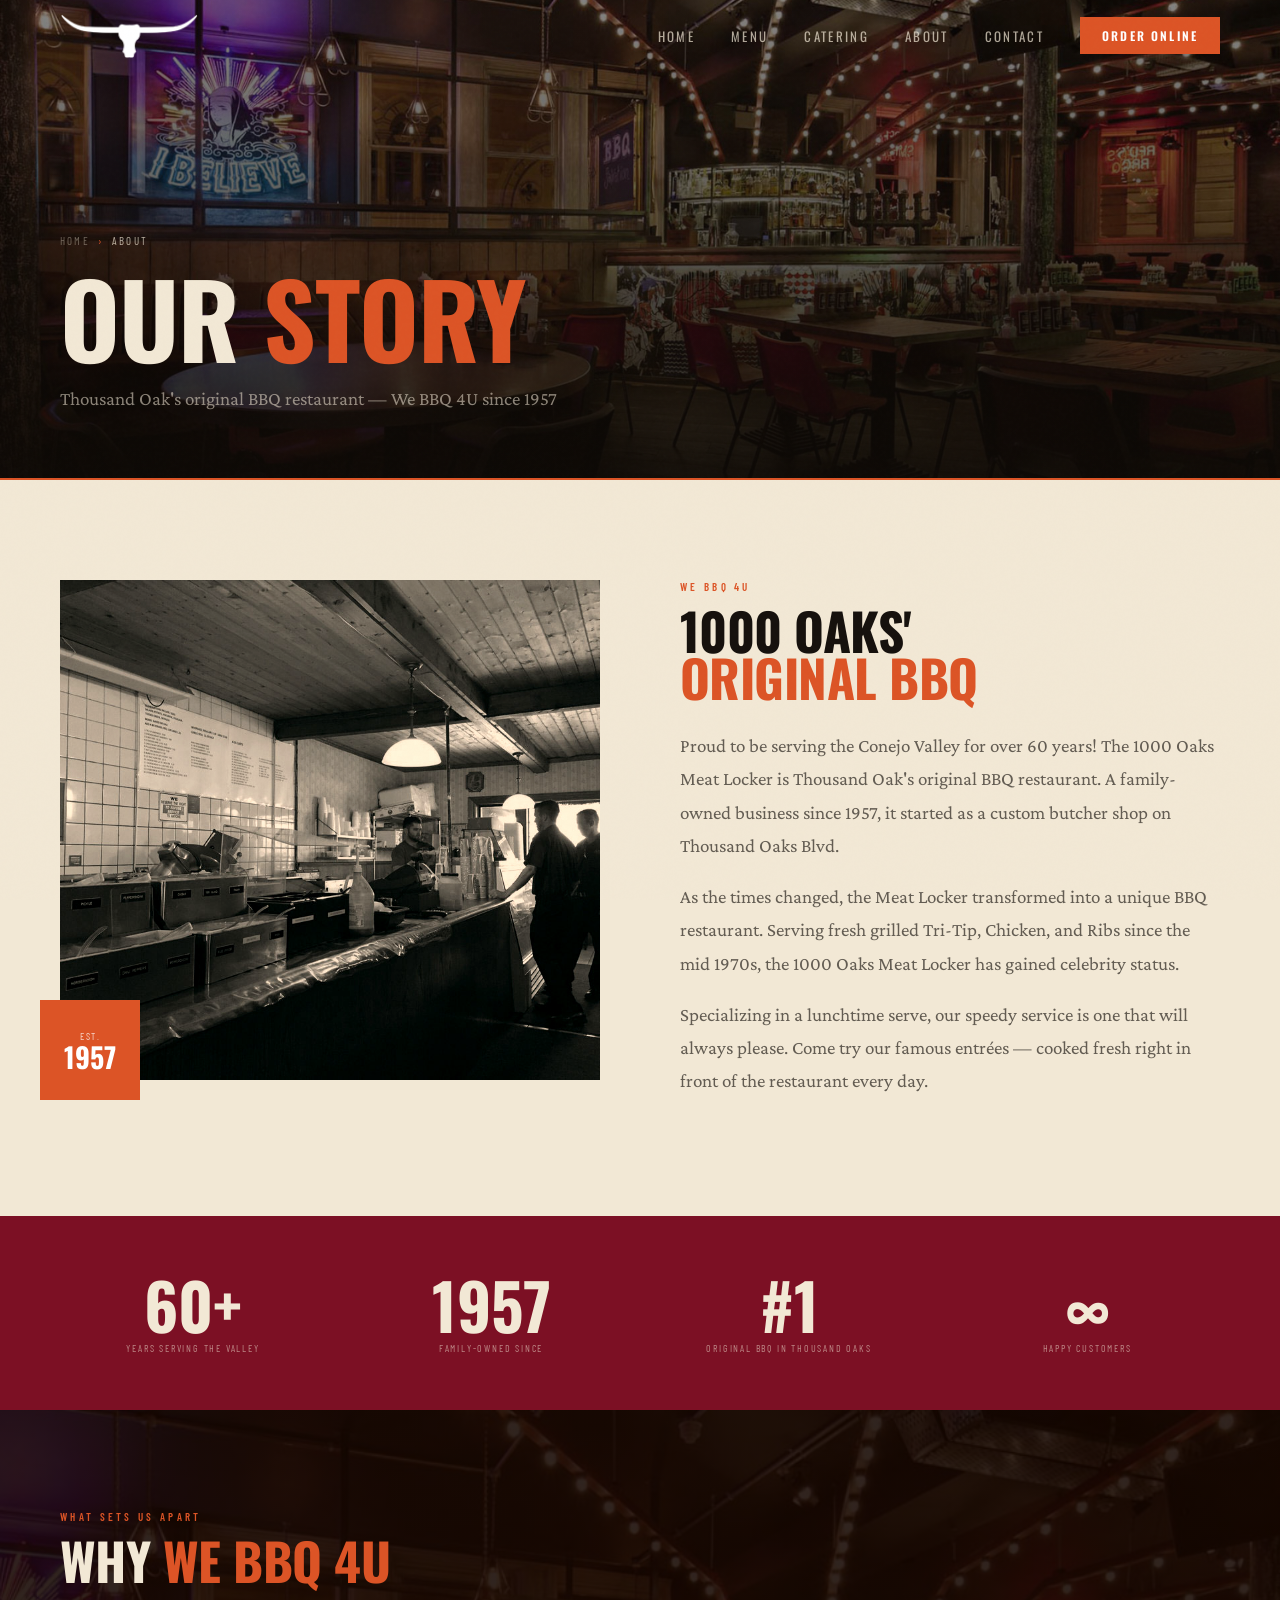
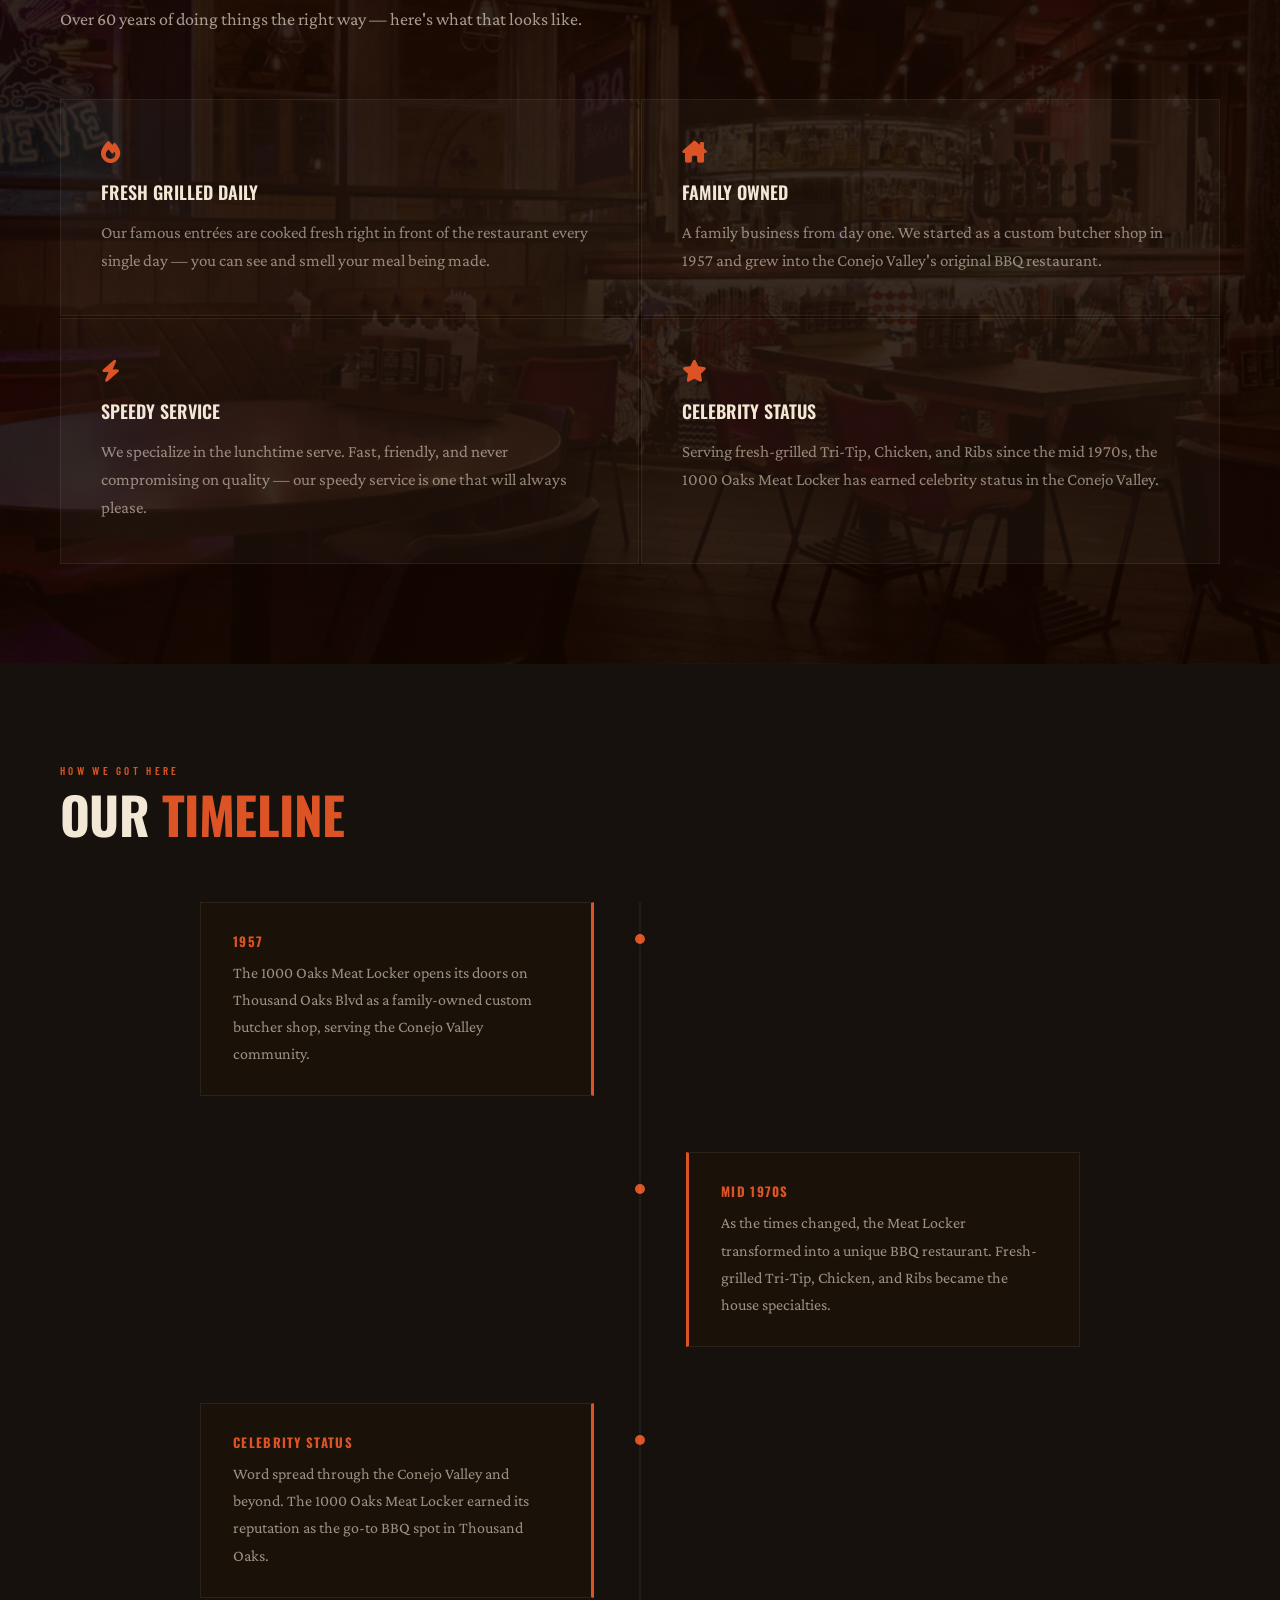
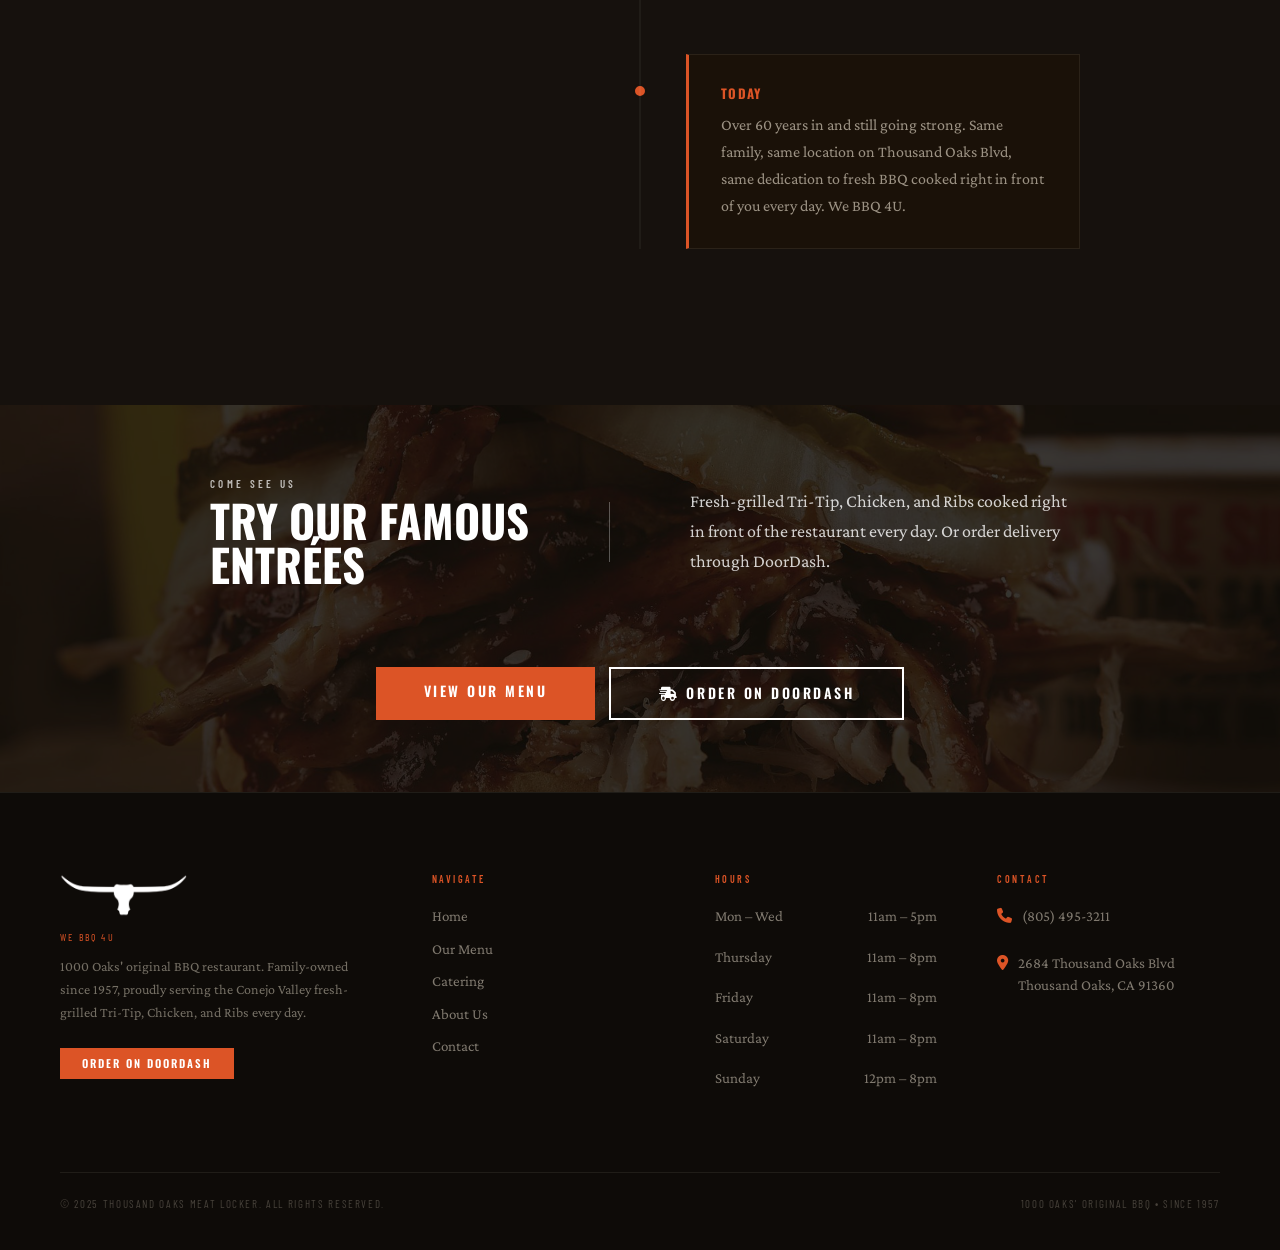
<file: toml-website-v2/about.html>
<!DOCTYPE html>
<html lang="en">
<head>
  <meta charset="UTF-8" />
  <meta name="viewport" content="width=device-width, initial-scale=1.0" />
  <meta name="description" content="About 1000 Oaks Meat Locker — Thousand Oak's original BBQ restaurant, family-owned since 1957. Started as a custom butcher shop, now a Conejo Valley institution." />
  <title>About | 1000 Oaks Meat Locker</title>
  <link rel="preconnect" href="https://fonts.googleapis.com" />
  <link rel="preconnect" href="https://fonts.gstatic.com" crossorigin />
  <link href="https://fonts.googleapis.com/css2?family=Oswald:wght@300;400;500;600;700&family=Crimson+Pro:ital,wght@0,400;0,600;1,400;1,600&family=Barlow+Condensed:wght@400;500;600&display=swap" rel="stylesheet" />
  <link rel="stylesheet" href="https://cdnjs.cloudflare.com/ajax/libs/font-awesome/6.5.1/css/all.min.css" />
  <link rel="stylesheet" href="css/style.css" />
</head>
<body>

  <!-- ── Nav ─────────────────────────────────────────────────── -->
  <nav class="nav" id="navbar">
    <div class="nav-inner">
      <a href="index.html" class="nav-logo" aria-label="1000 Oaks Meat Locker Home">
        <img src="images/white-logo.png" alt="1000 Oaks Meat Locker" />
      </a>
      <button class="nav-toggle" id="navToggle" aria-label="Toggle navigation" aria-expanded="false">
        <span></span><span></span><span></span>
      </button>
      <ul class="nav-links" id="navMenu" role="list">
        <li><a href="index.html">Home</a></li>
        <li><a href="menu.html">Menu</a></li>
        <li><a href="catering.html">Catering</a></li>
        <li><a href="about.html">About</a></li>
        <li><a href="contact.html">Contact</a></li>
        <li>
          <a href="https://www.doordash.com/store/thousand-oaks-meat-locker-bbq-thousand-oaks-9116/12970/"
             target="_blank" rel="noopener" class="nav-order">Order Online</a>
        </li>
      </ul>
    </div>
  </nav>

  <!-- ── Page Hero ────────────────────────────────────────────── -->
  <header class="page-hero">
    <div class="page-hero-bg" style="background-image: url('images/about-toml-1.jpg');"></div>
    <div class="page-hero-overlay"></div>
    <div class="page-hero-inner">
      <nav class="breadcrumb" aria-label="Breadcrumb">
        <a href="index.html">Home</a>
        <span class="sep" aria-hidden="true">›</span>
        <span class="current" aria-current="page">About</span>
      </nav>
      <h1>Our <span class="accent">Story</span></h1>
      <p class="page-hero-sub">Thousand Oak's original BBQ restaurant &mdash; We BBQ 4U since 1957</p>
    </div>
  </header>

  <!-- ── Story Split ───────────────────────────────────────────── -->
  <section class="page-section page-section-parchment">
    <div class="section-inner">
      <div class="story-split">
        <div class="story-photo-wrap">
          <img src="images/to-meatlocker.jpg" alt="The original 1000 Oaks Meat Locker counter" class="story-photo" style="height:500px;" />
          <div class="story-badge">
            <span class="story-badge-est">Est.</span>
            <span class="story-badge-year">1957</span>
          </div>
        </div>
        <div class="story-text-col">
          <p class="eyebrow" style="color:var(--accent);">We BBQ 4U</p>
          <h2>1000 Oaks'<br><span class="accent">Original BBQ</span></h2>
          <p class="story-body">
            Proud to be serving the Conejo Valley for over 60 years! The 1000 Oaks
            Meat Locker is Thousand Oak's original BBQ restaurant. A family-owned business
            since 1957, it started as a custom butcher shop on Thousand Oaks Blvd.
          </p>
          <p class="story-body">
            As the times changed, the Meat Locker transformed into a unique BBQ
            restaurant. Serving fresh grilled Tri-Tip, Chicken, and Ribs since the mid
            1970s, the 1000 Oaks Meat Locker has gained celebrity status.
          </p>
          <p class="story-body">
            Specializing in a lunchtime serve, our speedy service is one that will always
            please. Come try our famous entr&eacute;es — cooked fresh right in front of
            the restaurant every day.
          </p>
        </div>
      </div>
    </div>
  </section>

  <!-- ── Stats Banner ──────────────────────────────────────────── -->
  <div class="stats-bar">
    <div class="stats-bar-inner">
      <div>
        <span class="stat-num">60+</span>
        <span class="stat-label">Years Serving the Valley</span>
      </div>
      <div>
        <span class="stat-num">1957</span>
        <span class="stat-label">Family-Owned Since</span>
      </div>
      <div>
        <span class="stat-num">#1</span>
        <span class="stat-label">Original BBQ in Thousand Oaks</span>
      </div>
      <div>
        <span class="stat-num">&infin;</span>
        <span class="stat-label">Happy Customers</span>
      </div>
    </div>
  </div>

  <!-- ── Values ────────────────────────────────────────────────── -->
  <section class="page-section page-section-dark" style="background-image: linear-gradient(rgba(20,6,0,0.88), rgba(20,6,0,0.88)), url('images/about-toml-1.jpg'); background-size:cover; background-position:center;">
    <div class="section-inner">
      <div class="section-header">
        <p class="eyebrow">What Sets Us Apart</p>
        <h2 class="section-h2">Why <span class="accent">We BBQ 4U</span></h2>
        <p class="section-body">Over 60 years of doing things the right way — here's what that looks like.</p>
      </div>
      <div class="values-grid">
        <div class="value-card">
          <div class="value-icon" aria-hidden="true"><i class="fa-solid fa-fire"></i></div>
          <p class="value-name">Fresh Grilled Daily</p>
          <p class="value-text">Our famous entr&eacute;es are cooked fresh right in front of the restaurant every single day — you can see and smell your meal being made.</p>
        </div>
        <div class="value-card">
          <div class="value-icon" aria-hidden="true"><i class="fa-solid fa-house-chimney"></i></div>
          <p class="value-name">Family Owned</p>
          <p class="value-text">A family business from day one. We started as a custom butcher shop in 1957 and grew into the Conejo Valley's original BBQ restaurant.</p>
        </div>
        <div class="value-card">
          <div class="value-icon" aria-hidden="true"><i class="fa-solid fa-bolt"></i></div>
          <p class="value-name">Speedy Service</p>
          <p class="value-text">We specialize in the lunchtime serve. Fast, friendly, and never compromising on quality — our speedy service is one that will always please.</p>
        </div>
        <div class="value-card">
          <div class="value-icon" aria-hidden="true"><i class="fa-solid fa-star"></i></div>
          <p class="value-name">Celebrity Status</p>
          <p class="value-text">Serving fresh-grilled Tri-Tip, Chicken, and Ribs since the mid 1970s, the 1000 Oaks Meat Locker has earned celebrity status in the Conejo Valley.</p>
        </div>
      </div>
    </div>
  </section>

  <!-- ── Timeline ──────────────────────────────────────────────── -->
  <section class="page-section page-section-charcoal">
    <div class="section-inner">
      <div class="section-header">
        <p class="eyebrow">How We Got Here</p>
        <h2 class="section-h2">Our <span class="accent">Timeline</span></h2>
      </div>
      <div class="timeline-wrap">

        <div class="tl-item">
          <div class="tl-content left">
            <p class="tl-year">1957</p>
            <p class="tl-text">The 1000 Oaks Meat Locker opens its doors on Thousand Oaks Blvd as a family-owned custom butcher shop, serving the Conejo Valley community.</p>
          </div>
          <div class="tl-dot" aria-hidden="true"></div>
          <div class="tl-spacer"></div>
        </div>

        <div class="tl-item">
          <div class="tl-spacer"></div>
          <div class="tl-dot" aria-hidden="true"></div>
          <div class="tl-content right">
            <p class="tl-year">Mid 1970s</p>
            <p class="tl-text">As the times changed, the Meat Locker transformed into a unique BBQ restaurant. Fresh-grilled Tri-Tip, Chicken, and Ribs became the house specialties.</p>
          </div>
        </div>

        <div class="tl-item">
          <div class="tl-content left">
            <p class="tl-year">Celebrity Status</p>
            <p class="tl-text">Word spread through the Conejo Valley and beyond. The 1000 Oaks Meat Locker earned its reputation as the go-to BBQ spot in Thousand Oaks.</p>
          </div>
          <div class="tl-dot" aria-hidden="true"></div>
          <div class="tl-spacer"></div>
        </div>

        <div class="tl-item">
          <div class="tl-spacer"></div>
          <div class="tl-dot" aria-hidden="true"></div>
          <div class="tl-content right">
            <p class="tl-year">Today</p>
            <p class="tl-text">Over 60 years in and still going strong. Same family, same location on Thousand Oaks Blvd, same dedication to fresh BBQ cooked right in front of you every day. We BBQ 4U.</p>
          </div>
        </div>

      </div>
    </div>
  </section>

  <!-- ── CTA Strip ─────────────────────────────────────────────── -->
  <section class="catering-strip">
    <div class="catering-strip-bg" style="background-image: url('images/bbq-sandwich.jpg');"></div>
    <div class="catering-strip-overlay"></div>
    <div class="catering-strip-inner">
      <div>
        <p class="catering-eyebrow">Come See Us</p>
        <h2 class="catering-headline">Try Our Famous<br>Entr&eacute;es</h2>
      </div>
      <div class="catering-rule" aria-hidden="true"></div>
      <p class="catering-body">Fresh-grilled Tri-Tip, Chicken, and Ribs cooked right in front of the restaurant every day. Or order delivery through DoorDash.</p>
      <div style="display:flex; gap:14px; flex-wrap:wrap;">
        <a href="menu.html" class="btn btn-accent btn-lg">View Our Menu</a>
        <a href="https://www.doordash.com/store/thousand-oaks-meat-locker-bbq-thousand-oaks-9116/12970/"
           target="_blank" rel="noopener" class="btn btn-ghost-white btn-lg">
          <i class="fa-solid fa-truck-fast"></i> Order on DoorDash
        </a>
      </div>
    </div>
  </section>

  <!-- ── Footer ───────────────────────────────────────────────── -->
  <footer class="footer">
    <div class="footer-inner">
      <div class="footer-grid">
        <div class="footer-brand">
          <img src="images/white-logo.png" alt="1000 Oaks Meat Locker" class="footer-logo" />
          <p class="footer-tagline">We BBQ 4U</p>
          <p class="footer-about">1000 Oaks' original BBQ restaurant. Family-owned since 1957, proudly serving the Conejo Valley fresh-grilled Tri-Tip, Chicken, and Ribs every day.</p>
          <a href="https://www.doordash.com/store/thousand-oaks-meat-locker-bbq-thousand-oaks-9116/12970/"
             target="_blank" rel="noopener" class="btn btn-accent btn-sm">Order on DoorDash</a>
        </div>
        <div class="footer-col">
          <p class="footer-col-title">Navigate</p>
          <a href="index.html">Home</a>
          <a href="menu.html">Our Menu</a>
          <a href="catering.html">Catering</a>
          <a href="about.html">About Us</a>
          <a href="contact.html">Contact</a>
        </div>
        <div class="footer-col">
          <p class="footer-col-title">Hours</p>
          <div class="footer-hours">
            <div class="footer-hours-row"><span>Mon &ndash; Wed</span><span>11am &ndash; 5pm</span></div>
            <div class="footer-hours-row"><span>Thursday</span><span>11am &ndash; 8pm</span></div>
            <div class="footer-hours-row"><span>Friday</span><span>11am &ndash; 8pm</span></div>
            <div class="footer-hours-row"><span>Saturday</span><span>11am &ndash; 8pm</span></div>
            <div class="footer-hours-row"><span>Sunday</span><span>12pm &ndash; 8pm</span></div>
          </div>
        </div>
        <div class="footer-col">
          <p class="footer-col-title">Contact</p>
          <div class="footer-contact">
            <div class="footer-contact-row">
              <i class="fa-solid fa-phone" aria-hidden="true"></i>
              <a href="tel:+18054953211">(805) 495-3211</a>
            </div>
            <div class="footer-contact-row">
              <i class="fa-solid fa-location-dot" aria-hidden="true"></i>
              <a href="https://maps.google.com/?q=2684+Thousand+Oaks+Blvd,+Thousand+Oaks+CA+91360" target="_blank" rel="noopener">
                2684 Thousand Oaks Blvd<br>Thousand Oaks, CA 91360
              </a>
            </div>
          </div>
        </div>
      </div>
      <div class="footer-bottom">
        <span>&copy; 2025 Thousand Oaks Meat Locker. All rights reserved.</span>
        <span>1000 Oaks' Original BBQ &bull; Since 1957</span>
      </div>
    </div>
  </footer>

  <script src="js/main.js"></script>
</body>
</html>
</file>
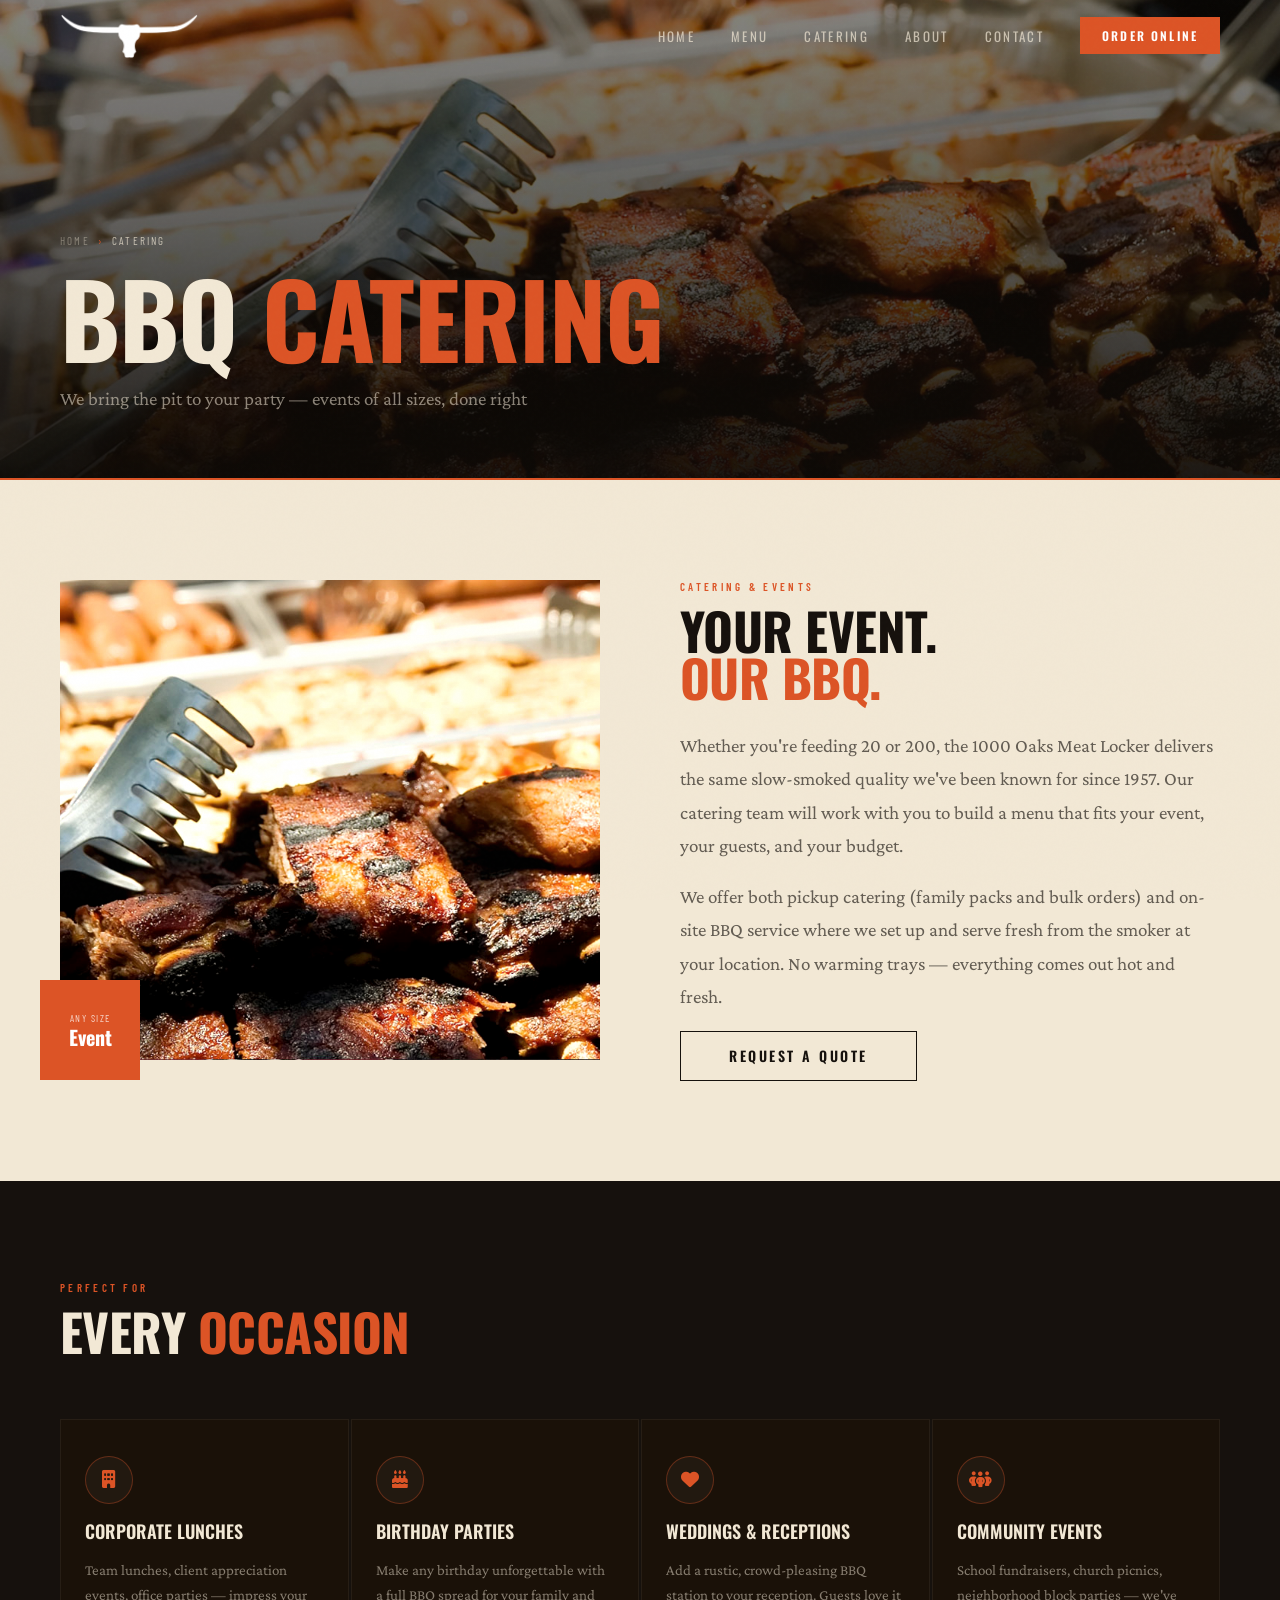
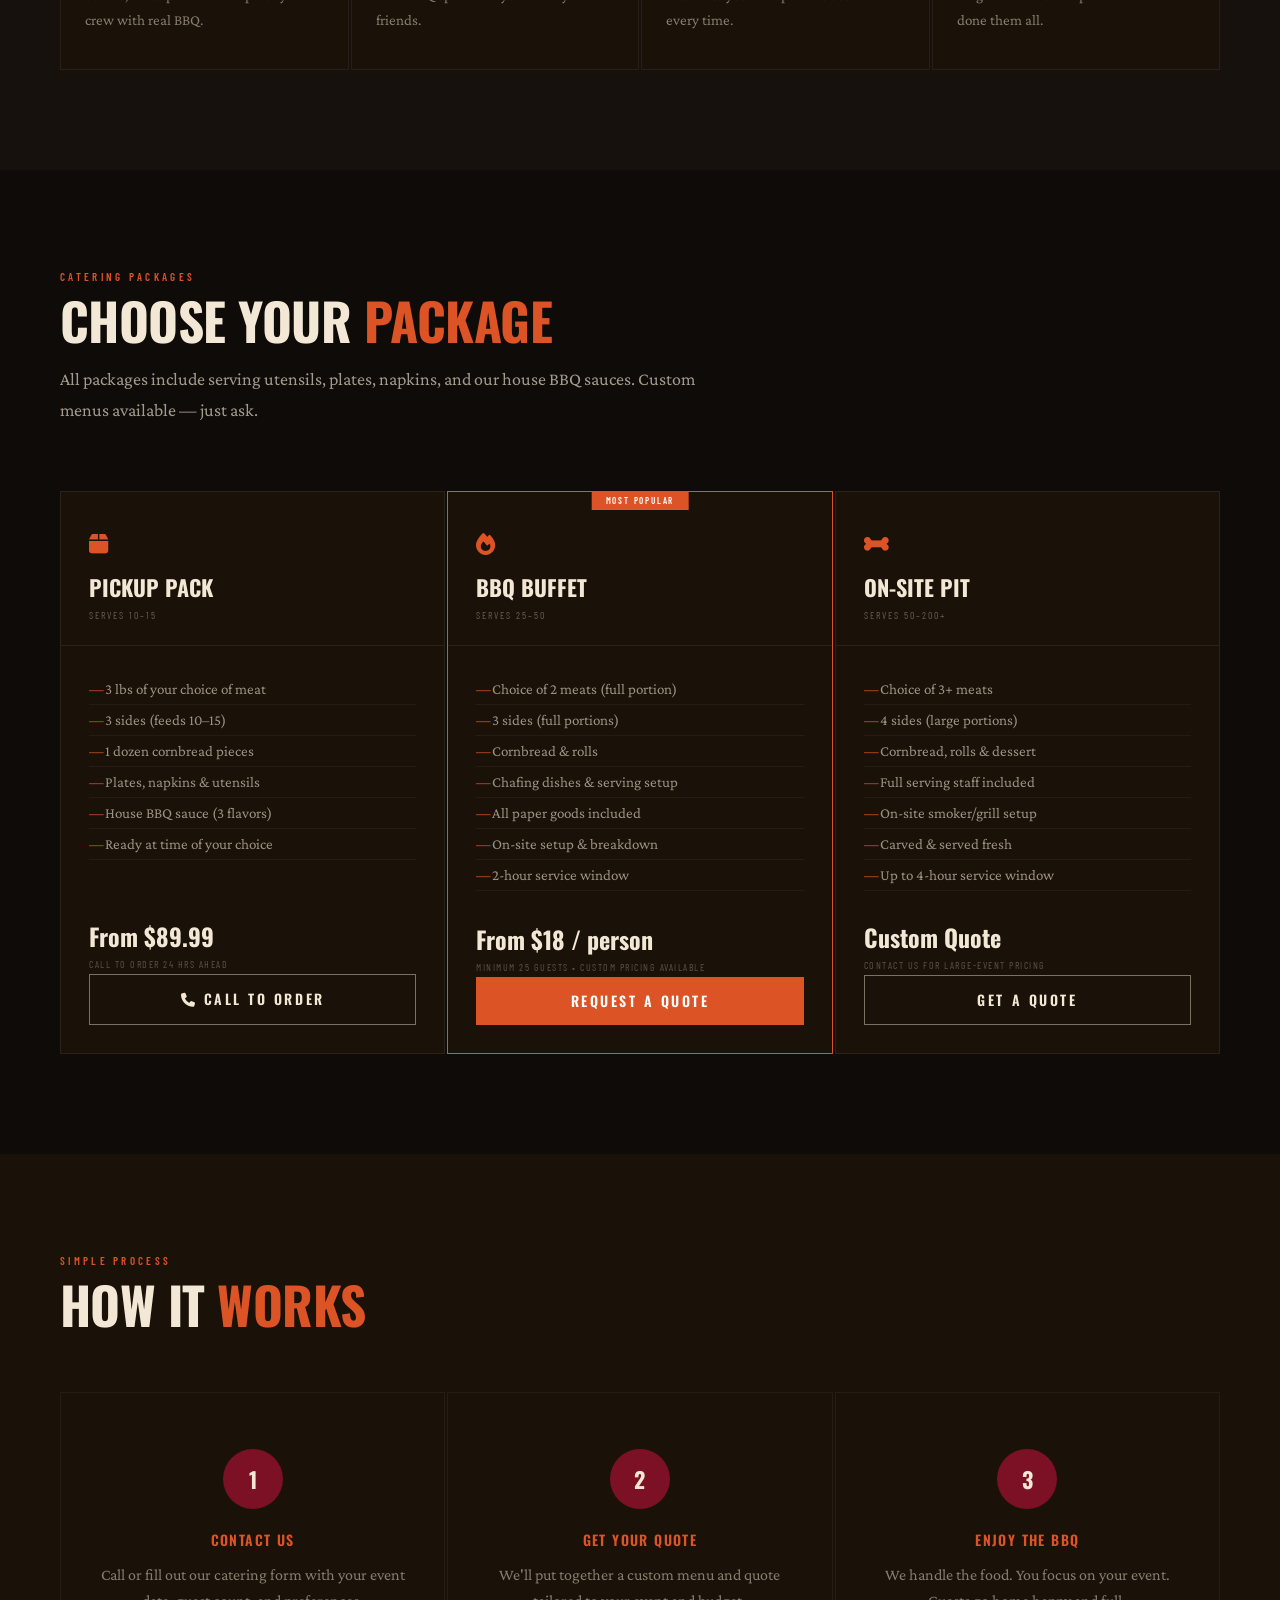
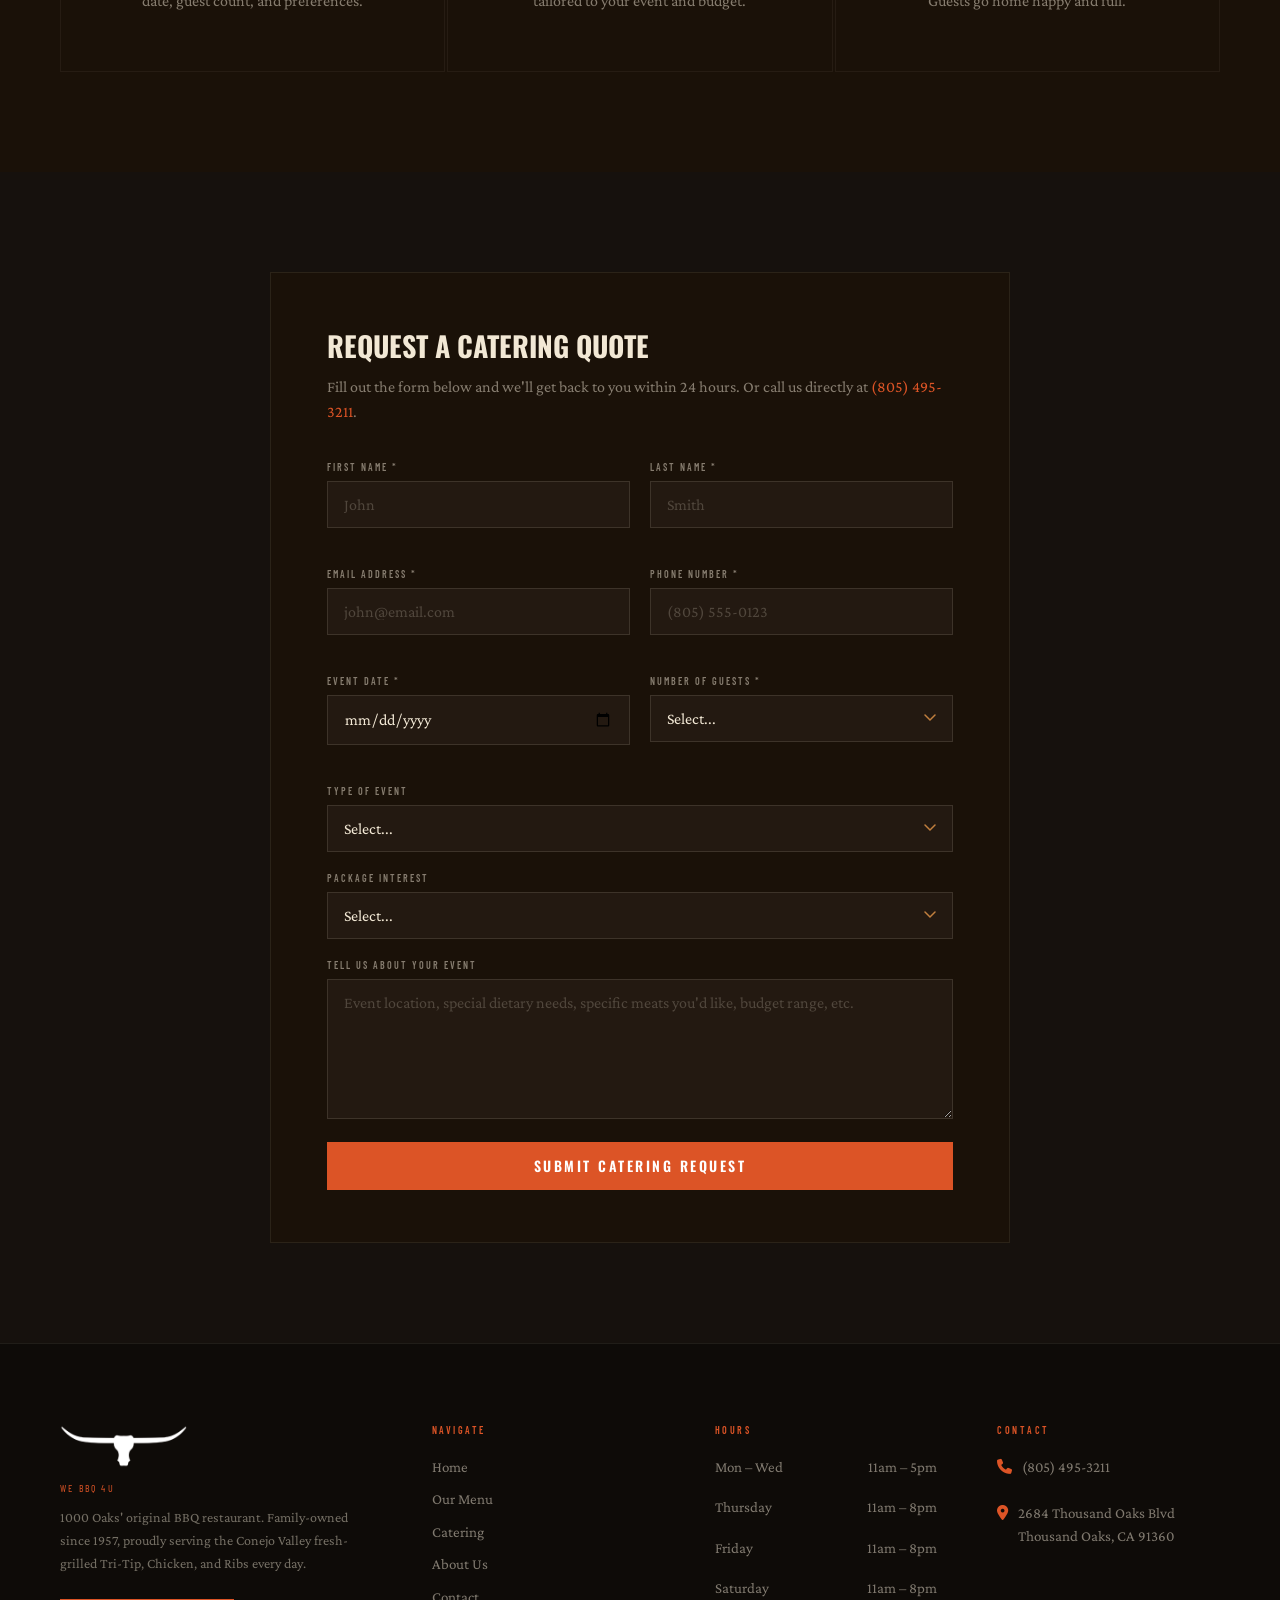
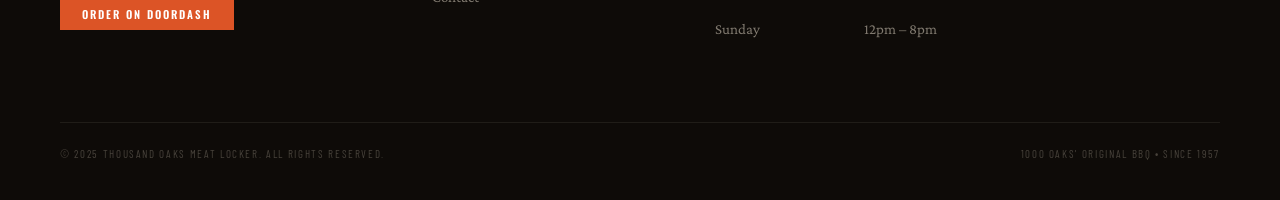
<file: toml-website-v2/catering.html>
<!DOCTYPE html>
<html lang="en">
<head>
  <meta charset="UTF-8" />
  <meta name="viewport" content="width=device-width, initial-scale=1.0" />
  <meta name="description" content="BBQ catering by 1000 Oaks Meat Locker — fresh-grilled Tri-Tip, Chicken, and Ribs for corporate events, weddings, parties, and more. Serving the Conejo Valley since 1957." />
  <title>Catering | 1000 Oaks Meat Locker</title>
  <link rel="preconnect" href="https://fonts.googleapis.com" />
  <link rel="preconnect" href="https://fonts.gstatic.com" crossorigin />
  <link href="https://fonts.googleapis.com/css2?family=Oswald:wght@300;400;500;600;700&family=Crimson+Pro:ital,wght@0,400;0,600;1,400;1,600&family=Barlow+Condensed:wght@400;500;600&display=swap" rel="stylesheet" />
  <link rel="stylesheet" href="https://cdnjs.cloudflare.com/ajax/libs/font-awesome/6.5.1/css/all.min.css" />
  <link rel="stylesheet" href="css/style.css" />
</head>
<body>

  <!-- ── Nav ─────────────────────────────────────────────────── -->
  <nav class="nav" id="navbar">
    <div class="nav-inner">
      <a href="index.html" class="nav-logo" aria-label="1000 Oaks Meat Locker Home">
        <img src="images/white-logo.png" alt="1000 Oaks Meat Locker" />
      </a>
      <button class="nav-toggle" id="navToggle" aria-label="Toggle navigation" aria-expanded="false">
        <span></span><span></span><span></span>
      </button>
      <ul class="nav-links" id="navMenu" role="list">
        <li><a href="index.html">Home</a></li>
        <li><a href="menu.html">Menu</a></li>
        <li><a href="catering.html">Catering</a></li>
        <li><a href="about.html">About</a></li>
        <li><a href="contact.html">Contact</a></li>
        <li>
          <a href="https://www.doordash.com/store/thousand-oaks-meat-locker-bbq-thousand-oaks-9116/12970/"
             target="_blank" rel="noopener" class="nav-order">Order Online</a>
        </li>
      </ul>
    </div>
  </nav>

  <!-- ── Page Hero ────────────────────────────────────────────── -->
  <header class="page-hero">
    <div class="page-hero-bg" style="background-image: url('images/catering.jpg');"></div>
    <div class="page-hero-overlay"></div>
    <div class="page-hero-inner">
      <nav class="breadcrumb" aria-label="Breadcrumb">
        <a href="index.html">Home</a>
        <span class="sep" aria-hidden="true">›</span>
        <span class="current" aria-current="page">Catering</span>
      </nav>
      <h1>BBQ <span class="accent">Catering</span></h1>
      <p class="page-hero-sub">We bring the pit to your party &mdash; events of all sizes, done right</p>
    </div>
  </header>

  <!-- ── Intro Split ───────────────────────────────────────────── -->
  <section class="page-section page-section-parchment">
    <div class="section-inner">
      <div class="story-split">
        <div class="story-photo-wrap">
          <img src="images/catering.jpg" alt="Catering spread — 1000 Oaks Meat Locker" class="story-photo" style="height: 480px;" />
          <div class="story-badge">
            <span class="story-badge-est">Any Size</span>
            <span class="story-badge-year" style="font-size:20px; line-height:1.2;">Event</span>
          </div>
        </div>
        <div class="story-text-col">
          <p class="eyebrow" style="color:var(--accent);">Catering &amp; Events</p>
          <h2>Your Event.<br><span class="accent">Our BBQ.</span></h2>
          <p class="story-body">
            Whether you're feeding 20 or 200, the 1000 Oaks Meat Locker delivers
            the same slow-smoked quality we've been known for since 1957. Our catering
            team will work with you to build a menu that fits your event, your guests,
            and your budget.
          </p>
          <p class="story-body">
            We offer both pickup catering (family packs and bulk orders) and on-site
            BBQ service where we set up and serve fresh from the smoker at your location.
            No warming trays &mdash; everything comes out hot and fresh.
          </p>
          <a href="#catering-form" class="btn btn-ghost-dark btn-lg">Request a Quote</a>
        </div>
      </div>
    </div>
  </section>

  <!-- ── Occasions ─────────────────────────────────────────────── -->
  <section class="page-section page-section-charcoal">
    <div class="section-inner">
      <div class="section-header">
        <p class="eyebrow">Perfect For</p>
        <h2 class="section-h2">Every <span class="accent">Occasion</span></h2>
      </div>
      <div class="occasion-grid">
        <div class="occasion-card">
          <div class="occasion-icon" aria-hidden="true"><i class="fa-solid fa-building"></i></div>
          <p class="occasion-name">Corporate Lunches</p>
          <p class="occasion-text">Team lunches, client appreciation events, office parties — impress your crew with real BBQ.</p>
        </div>
        <div class="occasion-card">
          <div class="occasion-icon" aria-hidden="true"><i class="fa-solid fa-cake-candles"></i></div>
          <p class="occasion-name">Birthday Parties</p>
          <p class="occasion-text">Make any birthday unforgettable with a full BBQ spread for your family and friends.</p>
        </div>
        <div class="occasion-card">
          <div class="occasion-icon" aria-hidden="true"><i class="fa-solid fa-heart"></i></div>
          <p class="occasion-name">Weddings &amp; Receptions</p>
          <p class="occasion-text">Add a rustic, crowd-pleasing BBQ station to your reception. Guests love it every time.</p>
        </div>
        <div class="occasion-card">
          <div class="occasion-icon" aria-hidden="true"><i class="fa-solid fa-people-group"></i></div>
          <p class="occasion-name">Community Events</p>
          <p class="occasion-text">School fundraisers, church picnics, neighborhood block parties — we've done them all.</p>
        </div>
      </div>
    </div>
  </section>

  <!-- ── Packages ──────────────────────────────────────────────── -->
  <section class="page-section page-section-ink" id="packages">
    <div class="section-inner">
      <div class="section-header">
        <p class="eyebrow">Catering Packages</p>
        <h2 class="section-h2">Choose Your <span class="accent">Package</span></h2>
        <p class="section-body">All packages include serving utensils, plates, napkins, and our house BBQ sauces. Custom menus available — just ask.</p>
      </div>
      <div class="package-grid">

        <div class="pkg-card">
          <div class="pkg-head">
            <div class="pkg-icon" aria-hidden="true"><i class="fa-solid fa-box"></i></div>
            <p class="pkg-name">Pickup Pack</p>
            <p class="pkg-serves">Serves 10&ndash;15</p>
          </div>
          <div class="pkg-body">
            <ul class="pkg-includes">
              <li>3 lbs of your choice of meat</li>
              <li>3 sides (feeds 10&ndash;15)</li>
              <li>1 dozen cornbread pieces</li>
              <li>Plates, napkins &amp; utensils</li>
              <li>House BBQ sauce (3 flavors)</li>
              <li>Ready at time of your choice</li>
            </ul>
            <p class="pkg-price">From $89.99<small>Call to order 24 hrs ahead</small></p>
            <a href="tel:+18054953211" class="btn btn-ghost btn-lg" style="width:100%; text-align:center; display:block;">
              <i class="fa-solid fa-phone"></i> Call to Order
            </a>
          </div>
        </div>

        <div class="pkg-card featured">
          <span class="pkg-badge">Most Popular</span>
          <div class="pkg-head">
            <div class="pkg-icon" aria-hidden="true"><i class="fa-solid fa-fire"></i></div>
            <p class="pkg-name">BBQ Buffet</p>
            <p class="pkg-serves">Serves 25&ndash;50</p>
          </div>
          <div class="pkg-body">
            <ul class="pkg-includes">
              <li>Choice of 2 meats (full portion)</li>
              <li>3 sides (full portions)</li>
              <li>Cornbread &amp; rolls</li>
              <li>Chafing dishes &amp; serving setup</li>
              <li>All paper goods included</li>
              <li>On-site setup &amp; breakdown</li>
              <li>2-hour service window</li>
            </ul>
            <p class="pkg-price">From $18 / person<small>Minimum 25 guests &bull; Custom pricing available</small></p>
            <a href="#catering-form" class="btn btn-accent btn-lg" style="width:100%; text-align:center; display:block;">
              Request a Quote
            </a>
          </div>
        </div>

        <div class="pkg-card">
          <div class="pkg-head">
            <div class="pkg-icon" aria-hidden="true"><i class="fa-solid fa-bone"></i></div>
            <p class="pkg-name">On-Site Pit</p>
            <p class="pkg-serves">Serves 50&ndash;200+</p>
          </div>
          <div class="pkg-body">
            <ul class="pkg-includes">
              <li>Choice of 3+ meats</li>
              <li>4 sides (large portions)</li>
              <li>Cornbread, rolls &amp; dessert</li>
              <li>Full serving staff included</li>
              <li>On-site smoker/grill setup</li>
              <li>Carved &amp; served fresh</li>
              <li>Up to 4-hour service window</li>
            </ul>
            <p class="pkg-price">Custom Quote<small>Contact us for large-event pricing</small></p>
            <a href="#catering-form" class="btn btn-ghost btn-lg" style="width:100%; text-align:center; display:block;">
              Get a Quote
            </a>
          </div>
        </div>

      </div>
    </div>
  </section>

  <!-- ── How It Works ──────────────────────────────────────────── -->
  <section class="page-section page-section-dark">
    <div class="section-inner">
      <div class="section-header">
        <p class="eyebrow">Simple Process</p>
        <h2 class="section-h2">How It <span class="accent">Works</span></h2>
      </div>
      <div class="process-steps">
        <div class="process-step">
          <div class="process-num" aria-hidden="true">1</div>
          <p class="process-title">Contact Us</p>
          <p class="process-text">Call or fill out our catering form with your event date, guest count, and preferences.</p>
        </div>
        <div class="process-step">
          <div class="process-num" aria-hidden="true">2</div>
          <p class="process-title">Get Your Quote</p>
          <p class="process-text">We'll put together a custom menu and quote tailored to your event and budget.</p>
        </div>
        <div class="process-step">
          <div class="process-num" aria-hidden="true">3</div>
          <p class="process-title">Enjoy the BBQ</p>
          <p class="process-text">We handle the food. You focus on your event. Guests go home happy and full.</p>
        </div>
      </div>
    </div>
  </section>

  <!-- ── Catering Form ─────────────────────────────────────────── -->
  <section class="page-section page-section-charcoal" id="catering-form">
    <div class="section-inner" style="max-width:860px;">
      <div class="form-card">
        <h2 class="form-card-title">Request a Catering Quote</h2>
        <p class="form-card-sub">Fill out the form below and we'll get back to you within 24 hours. Or call us directly at <a href="tel:+18054953211">(805) 495-3211</a>.</p>
        <form action="#" method="POST" novalidate>
          <div class="form-row">
            <div class="form-group">
              <label class="form-label" for="first-name">First Name *</label>
              <input class="form-control" type="text" id="first-name" name="first_name" required placeholder="John" />
            </div>
            <div class="form-group">
              <label class="form-label" for="last-name">Last Name *</label>
              <input class="form-control" type="text" id="last-name" name="last_name" required placeholder="Smith" />
            </div>
          </div>
          <div class="form-row">
            <div class="form-group">
              <label class="form-label" for="email">Email Address *</label>
              <input class="form-control" type="email" id="email" name="email" required placeholder="john@email.com" />
            </div>
            <div class="form-group">
              <label class="form-label" for="phone">Phone Number *</label>
              <input class="form-control" type="tel" id="phone" name="phone" required placeholder="(805) 555-0123" />
            </div>
          </div>
          <div class="form-row">
            <div class="form-group">
              <label class="form-label" for="event-date">Event Date *</label>
              <input class="form-control" type="date" id="event-date" name="event_date" required />
            </div>
            <div class="form-group">
              <label class="form-label" for="guest-count">Number of Guests *</label>
              <select class="form-control" id="guest-count" name="guest_count" required>
                <option value="">Select...</option>
                <option>10&ndash;25</option>
                <option>25&ndash;50</option>
                <option>50&ndash;100</option>
                <option>100&ndash;200</option>
                <option>200+</option>
              </select>
            </div>
          </div>
          <div class="form-group">
            <label class="form-label" for="event-type">Type of Event</label>
            <select class="form-control" id="event-type" name="event_type">
              <option value="">Select...</option>
              <option>Corporate / Office Event</option>
              <option>Birthday Party</option>
              <option>Wedding / Reception</option>
              <option>Graduation Party</option>
              <option>Community / Fundraiser Event</option>
              <option>Other</option>
            </select>
          </div>
          <div class="form-group">
            <label class="form-label" for="package-interest">Package Interest</label>
            <select class="form-control" id="package-interest" name="package">
              <option value="">Select...</option>
              <option>Pickup Pack (10&ndash;15 guests)</option>
              <option>BBQ Buffet (25&ndash;50 guests)</option>
              <option>On-Site Pit (50&ndash;200+ guests)</option>
              <option>Not sure &mdash; need guidance</option>
            </select>
          </div>
          <div class="form-group">
            <label class="form-label" for="message">Tell Us About Your Event</label>
            <textarea class="form-control" id="message" name="message" rows="5"
              placeholder="Event location, special dietary needs, specific meats you'd like, budget range, etc."></textarea>
          </div>
          <button type="submit" class="btn btn-accent btn-lg" style="width:100%; text-align:center; display:block;">
            Submit Catering Request
          </button>
        </form>
      </div>
    </div>
  </section>

  <!-- ── Footer ───────────────────────────────────────────────── -->
  <footer class="footer">
    <div class="footer-inner">
      <div class="footer-grid">
        <div class="footer-brand">
          <img src="images/white-logo.png" alt="1000 Oaks Meat Locker" class="footer-logo" />
          <p class="footer-tagline">We BBQ 4U</p>
          <p class="footer-about">1000 Oaks' original BBQ restaurant. Family-owned since 1957, proudly serving the Conejo Valley fresh-grilled Tri-Tip, Chicken, and Ribs every day.</p>
          <a href="https://www.doordash.com/store/thousand-oaks-meat-locker-bbq-thousand-oaks-9116/12970/"
             target="_blank" rel="noopener" class="btn btn-accent btn-sm">Order on DoorDash</a>
        </div>
        <div class="footer-col">
          <p class="footer-col-title">Navigate</p>
          <a href="index.html">Home</a>
          <a href="menu.html">Our Menu</a>
          <a href="catering.html">Catering</a>
          <a href="about.html">About Us</a>
          <a href="contact.html">Contact</a>
        </div>
        <div class="footer-col">
          <p class="footer-col-title">Hours</p>
          <div class="footer-hours">
            <div class="footer-hours-row"><span>Mon &ndash; Wed</span><span>11am &ndash; 5pm</span></div>
            <div class="footer-hours-row"><span>Thursday</span><span>11am &ndash; 8pm</span></div>
            <div class="footer-hours-row"><span>Friday</span><span>11am &ndash; 8pm</span></div>
            <div class="footer-hours-row"><span>Saturday</span><span>11am &ndash; 8pm</span></div>
            <div class="footer-hours-row"><span>Sunday</span><span>12pm &ndash; 8pm</span></div>
          </div>
        </div>
        <div class="footer-col">
          <p class="footer-col-title">Contact</p>
          <div class="footer-contact">
            <div class="footer-contact-row">
              <i class="fa-solid fa-phone" aria-hidden="true"></i>
              <a href="tel:+18054953211">(805) 495-3211</a>
            </div>
            <div class="footer-contact-row">
              <i class="fa-solid fa-location-dot" aria-hidden="true"></i>
              <a href="https://maps.google.com/?q=2684+Thousand+Oaks+Blvd,+Thousand+Oaks+CA+91360" target="_blank" rel="noopener">
                2684 Thousand Oaks Blvd<br>Thousand Oaks, CA 91360
              </a>
            </div>
          </div>
        </div>
      </div>
      <div class="footer-bottom">
        <span>&copy; 2025 Thousand Oaks Meat Locker. All rights reserved.</span>
        <span>1000 Oaks' Original BBQ &bull; Since 1957</span>
      </div>
    </div>
  </footer>

  <script src="js/main.js"></script>
</body>
</html>
</file>
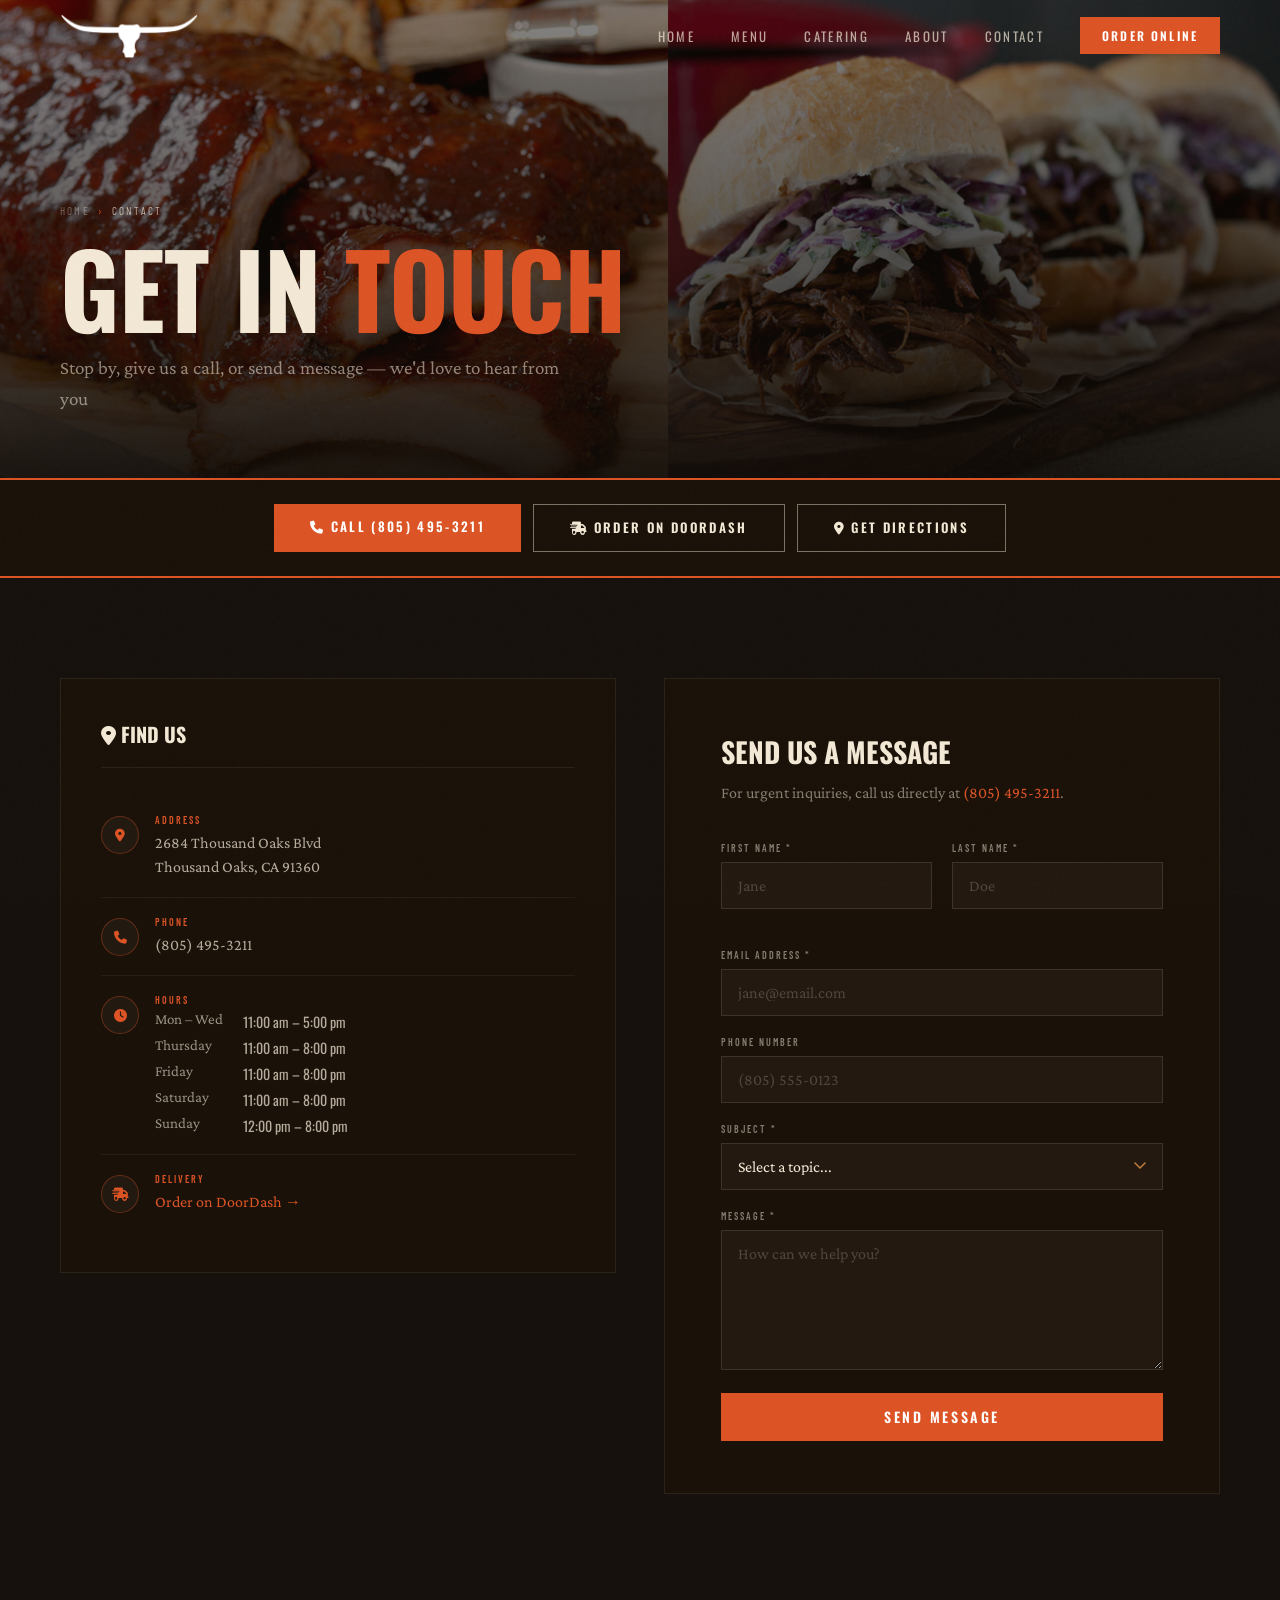
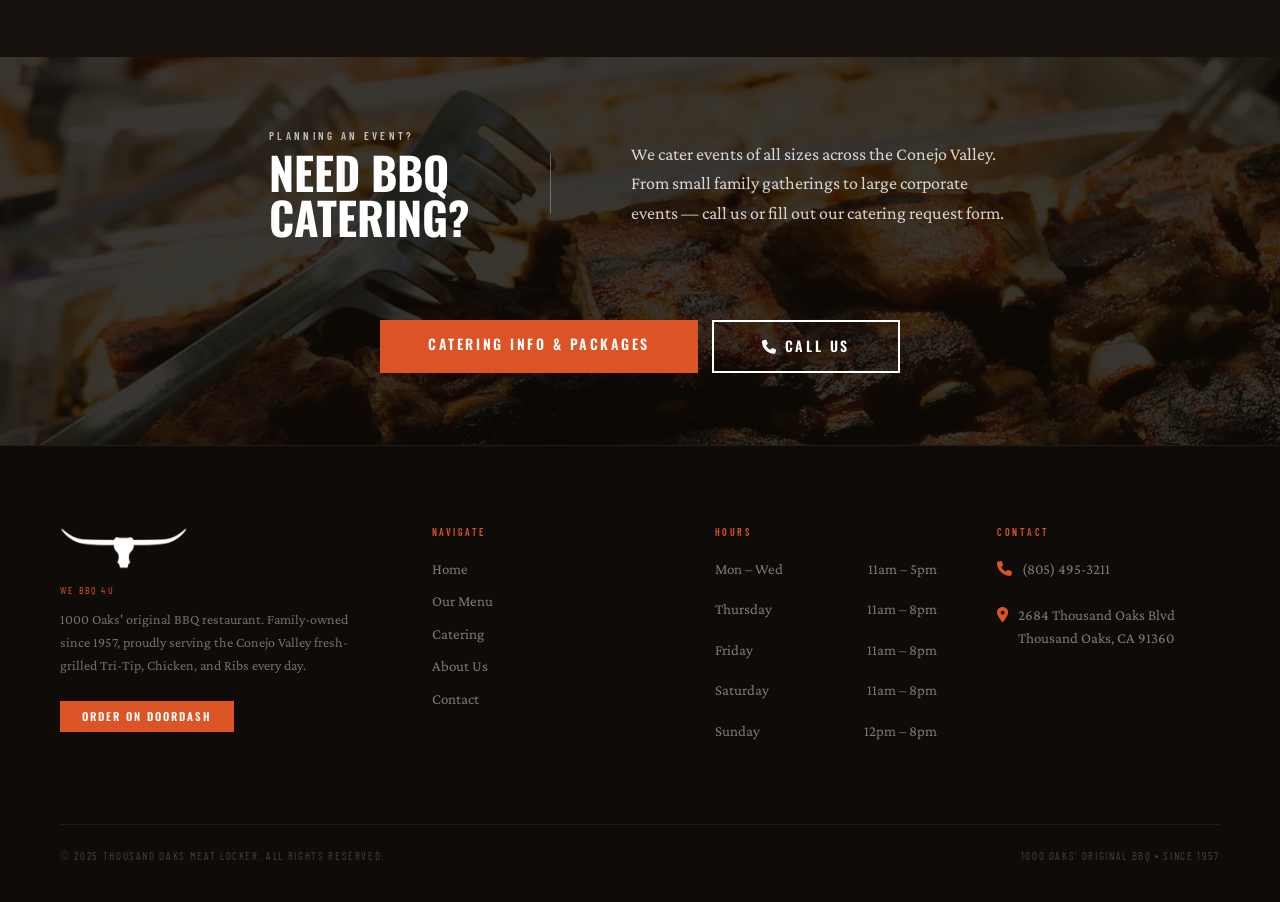
<file: toml-website-v2/contact.html>
<!DOCTYPE html>
<html lang="en">
<head>
  <meta charset="UTF-8" />
  <meta name="viewport" content="width=device-width, initial-scale=1.0" />
  <meta name="description" content="Contact 1000 Oaks Meat Locker — call (805) 495-3211, visit 2684 Thousand Oaks Blvd, or send a message. We BBQ 4U since 1957." />
  <title>Contact | 1000 Oaks Meat Locker</title>
  <link rel="preconnect" href="https://fonts.googleapis.com" />
  <link rel="preconnect" href="https://fonts.gstatic.com" crossorigin />
  <link href="https://fonts.googleapis.com/css2?family=Oswald:wght@300;400;500;600;700&family=Crimson+Pro:ital,wght@0,400;0,600;1,400;1,600&family=Barlow+Condensed:wght@400;500;600&display=swap" rel="stylesheet" />
  <link rel="stylesheet" href="https://cdnjs.cloudflare.com/ajax/libs/font-awesome/6.5.1/css/all.min.css" />
  <link rel="stylesheet" href="css/style.css" />
</head>
<body>

  <!-- ── Nav ─────────────────────────────────────────────────── -->
  <nav class="nav" id="navbar">
    <div class="nav-inner">
      <a href="index.html" class="nav-logo" aria-label="1000 Oaks Meat Locker Home">
        <img src="images/white-logo.png" alt="1000 Oaks Meat Locker" />
      </a>
      <button class="nav-toggle" id="navToggle" aria-label="Toggle navigation" aria-expanded="false">
        <span></span><span></span><span></span>
      </button>
      <ul class="nav-links" id="navMenu" role="list">
        <li><a href="index.html">Home</a></li>
        <li><a href="menu.html">Menu</a></li>
        <li><a href="catering.html">Catering</a></li>
        <li><a href="about.html">About</a></li>
        <li><a href="contact.html">Contact</a></li>
        <li>
          <a href="https://www.doordash.com/store/thousand-oaks-meat-locker-bbq-thousand-oaks-9116/12970/"
             target="_blank" rel="noopener" class="nav-order">Order Online</a>
        </li>
      </ul>
    </div>
  </nav>

  <!-- ── Page Hero ────────────────────────────────────────────── -->
  <header class="page-hero">
    <div class="page-hero-bg" style="background-image: url('images/thousand-oaks-meatlocker.jpg');"></div>
    <div class="page-hero-overlay"></div>
    <div class="page-hero-inner">
      <nav class="breadcrumb" aria-label="Breadcrumb">
        <a href="index.html">Home</a>
        <span class="sep" aria-hidden="true">›</span>
        <span class="current" aria-current="page">Contact</span>
      </nav>
      <h1>Get in <span class="accent">Touch</span></h1>
      <p class="page-hero-sub">Stop by, give us a call, or send a message &mdash; we'd love to hear from you</p>
    </div>
  </header>

  <!-- ── Quick Actions ─────────────────────────────────────────── -->
  <div class="quick-actions-bar">
    <div class="quick-actions-inner">
      <a href="tel:+18054953211" class="btn btn-accent">
        <i class="fa-solid fa-phone"></i> Call (805) 495-3211
      </a>
      <a href="https://www.doordash.com/store/thousand-oaks-meat-locker-bbq-thousand-oaks-9116/12970/"
         target="_blank" rel="noopener" class="btn btn-ghost">
        <i class="fa-solid fa-truck-fast"></i> Order on DoorDash
      </a>
      <a href="https://maps.google.com/?q=2684+Thousand+Oaks+Blvd,+Thousand+Oaks+CA+91360"
         target="_blank" rel="noopener" class="btn btn-ghost">
        <i class="fa-solid fa-location-dot"></i> Get Directions
      </a>
    </div>
  </div>

  <!-- ── Contact Grid ──────────────────────────────────────────── -->
  <section class="page-section page-section-charcoal">
    <div class="contact-grid">

      <!-- Info + Map -->
      <div>
        <div class="contact-info-card">
          <h2 class="contact-info-title"><i class="fa-solid fa-location-dot" aria-hidden="true"></i> Find Us</h2>

          <div class="contact-detail">
            <div class="contact-detail-icon" aria-hidden="true"><i class="fa-solid fa-location-dot"></i></div>
            <div>
              <span class="contact-detail-label">Address</span>
              <a href="https://maps.google.com/?q=2684+Thousand+Oaks+Blvd,+Thousand+Oaks+CA+91360"
                 target="_blank" rel="noopener" class="contact-detail-value">
                2684 Thousand Oaks Blvd<br>Thousand Oaks, CA 91360
              </a>
            </div>
          </div>

          <div class="contact-detail">
            <div class="contact-detail-icon" aria-hidden="true"><i class="fa-solid fa-phone"></i></div>
            <div>
              <span class="contact-detail-label">Phone</span>
              <a href="tel:+18054953211" class="contact-detail-value">(805) 495-3211</a>
            </div>
          </div>

          <div class="contact-detail">
            <div class="contact-detail-icon" aria-hidden="true"><i class="fa-solid fa-clock"></i></div>
            <div>
              <span class="contact-detail-label">Hours</span>
              <div class="hours-grid">
                <span class="hours-day">Mon &ndash; Wed</span><span class="hours-time">11:00 am &ndash; 5:00 pm</span>
                <span class="hours-day">Thursday</span><span class="hours-time">11:00 am &ndash; 8:00 pm</span>
                <span class="hours-day">Friday</span><span class="hours-time">11:00 am &ndash; 8:00 pm</span>
                <span class="hours-day">Saturday</span><span class="hours-time">11:00 am &ndash; 8:00 pm</span>
                <span class="hours-day">Sunday</span><span class="hours-time">12:00 pm &ndash; 8:00 pm</span>
              </div>
            </div>
          </div>

          <div class="contact-detail">
            <div class="contact-detail-icon" aria-hidden="true"><i class="fa-solid fa-truck-fast"></i></div>
            <div>
              <span class="contact-detail-label">Delivery</span>
              <a href="https://www.doordash.com/store/thousand-oaks-meat-locker-bbq-thousand-oaks-9116/12970/"
                 target="_blank" rel="noopener" class="contact-detail-value" style="color:var(--accent);">
                Order on DoorDash &rarr;
              </a>
            </div>
          </div>
        </div>

        <div class="map-embed">
          <iframe
            src="https://maps.google.com/maps?q=2684+Thousand+Oaks+Blvd,+Thousand+Oaks+CA+91360&output=embed"
            title="1000 Oaks Meat Locker Location"
            loading="lazy"
            referrerpolicy="no-referrer-when-downgrade"
            allowfullscreen>
          </iframe>
        </div>
      </div>

      <!-- Contact Form -->
      <div>
        <div class="form-card">
          <h2 class="form-card-title">Send Us a Message</h2>
          <p class="form-card-sub">For urgent inquiries, call us directly at <a href="tel:+18054953211">(805) 495-3211</a>.</p>
          <form action="#" method="POST" novalidate>
            <div class="form-row">
              <div class="form-group">
                <label class="form-label" for="name-first">First Name *</label>
                <input class="form-control" type="text" id="name-first" name="first_name" required placeholder="Jane" />
              </div>
              <div class="form-group">
                <label class="form-label" for="name-last">Last Name *</label>
                <input class="form-control" type="text" id="name-last" name="last_name" required placeholder="Doe" />
              </div>
            </div>
            <div class="form-group">
              <label class="form-label" for="contact-email">Email Address *</label>
              <input class="form-control" type="email" id="contact-email" name="email" required placeholder="jane@email.com" />
            </div>
            <div class="form-group">
              <label class="form-label" for="contact-phone">Phone Number</label>
              <input class="form-control" type="tel" id="contact-phone" name="phone" placeholder="(805) 555-0123" />
            </div>
            <div class="form-group">
              <label class="form-label" for="subject">Subject *</label>
              <select class="form-control" id="subject" name="subject" required>
                <option value="">Select a topic...</option>
                <option>General Question</option>
                <option>Catering Inquiry</option>
                <option>Large Order / Pre-Order</option>
                <option>Feedback</option>
                <option>Other</option>
              </select>
            </div>
            <div class="form-group">
              <label class="form-label" for="contact-message">Message *</label>
              <textarea class="form-control" id="contact-message" name="message" rows="6" required
                placeholder="How can we help you?"></textarea>
            </div>
            <button type="submit" class="btn btn-accent btn-lg" style="width:100%; text-align:center; display:block;">
              Send Message
            </button>
          </form>
        </div>
      </div>

    </div>
  </section>

  <!-- ── Catering CTA ──────────────────────────────────────────── -->
  <section class="catering-strip">
    <div class="catering-strip-bg" style="background-image: url('images/catering.jpg');"></div>
    <div class="catering-strip-overlay"></div>
    <div class="catering-strip-inner">
      <div>
        <p class="catering-eyebrow">Planning an Event?</p>
        <h2 class="catering-headline">Need BBQ<br>Catering?</h2>
      </div>
      <div class="catering-rule" aria-hidden="true"></div>
      <p class="catering-body">We cater events of all sizes across the Conejo Valley. From small family gatherings to large corporate events — call us or fill out our catering request form.</p>
      <div style="display:flex; gap:14px; flex-wrap:wrap;">
        <a href="catering.html" class="btn btn-accent btn-lg">Catering Info &amp; Packages</a>
        <a href="tel:+18054953211" class="btn btn-ghost-white btn-lg">
          <i class="fa-solid fa-phone"></i> Call Us
        </a>
      </div>
    </div>
  </section>

  <!-- ── Footer ───────────────────────────────────────────────── -->
  <footer class="footer">
    <div class="footer-inner">
      <div class="footer-grid">
        <div class="footer-brand">
          <img src="images/white-logo.png" alt="1000 Oaks Meat Locker" class="footer-logo" />
          <p class="footer-tagline">We BBQ 4U</p>
          <p class="footer-about">1000 Oaks' original BBQ restaurant. Family-owned since 1957, proudly serving the Conejo Valley fresh-grilled Tri-Tip, Chicken, and Ribs every day.</p>
          <a href="https://www.doordash.com/store/thousand-oaks-meat-locker-bbq-thousand-oaks-9116/12970/"
             target="_blank" rel="noopener" class="btn btn-accent btn-sm">Order on DoorDash</a>
        </div>
        <div class="footer-col">
          <p class="footer-col-title">Navigate</p>
          <a href="index.html">Home</a>
          <a href="menu.html">Our Menu</a>
          <a href="catering.html">Catering</a>
          <a href="about.html">About Us</a>
          <a href="contact.html">Contact</a>
        </div>
        <div class="footer-col">
          <p class="footer-col-title">Hours</p>
          <div class="footer-hours">
            <div class="footer-hours-row"><span>Mon &ndash; Wed</span><span>11am &ndash; 5pm</span></div>
            <div class="footer-hours-row"><span>Thursday</span><span>11am &ndash; 8pm</span></div>
            <div class="footer-hours-row"><span>Friday</span><span>11am &ndash; 8pm</span></div>
            <div class="footer-hours-row"><span>Saturday</span><span>11am &ndash; 8pm</span></div>
            <div class="footer-hours-row"><span>Sunday</span><span>12pm &ndash; 8pm</span></div>
          </div>
        </div>
        <div class="footer-col">
          <p class="footer-col-title">Contact</p>
          <div class="footer-contact">
            <div class="footer-contact-row">
              <i class="fa-solid fa-phone" aria-hidden="true"></i>
              <a href="tel:+18054953211">(805) 495-3211</a>
            </div>
            <div class="footer-contact-row">
              <i class="fa-solid fa-location-dot" aria-hidden="true"></i>
              <a href="https://maps.google.com/?q=2684+Thousand+Oaks+Blvd,+Thousand+Oaks+CA+91360" target="_blank" rel="noopener">
                2684 Thousand Oaks Blvd<br>Thousand Oaks, CA 91360
              </a>
            </div>
          </div>
        </div>
      </div>
      <div class="footer-bottom">
        <span>&copy; 2025 Thousand Oaks Meat Locker. All rights reserved.</span>
        <span>1000 Oaks' Original BBQ &bull; Since 1957</span>
      </div>
    </div>
  </footer>

  <script src="js/main.js"></script>
</body>
</html>
</file>
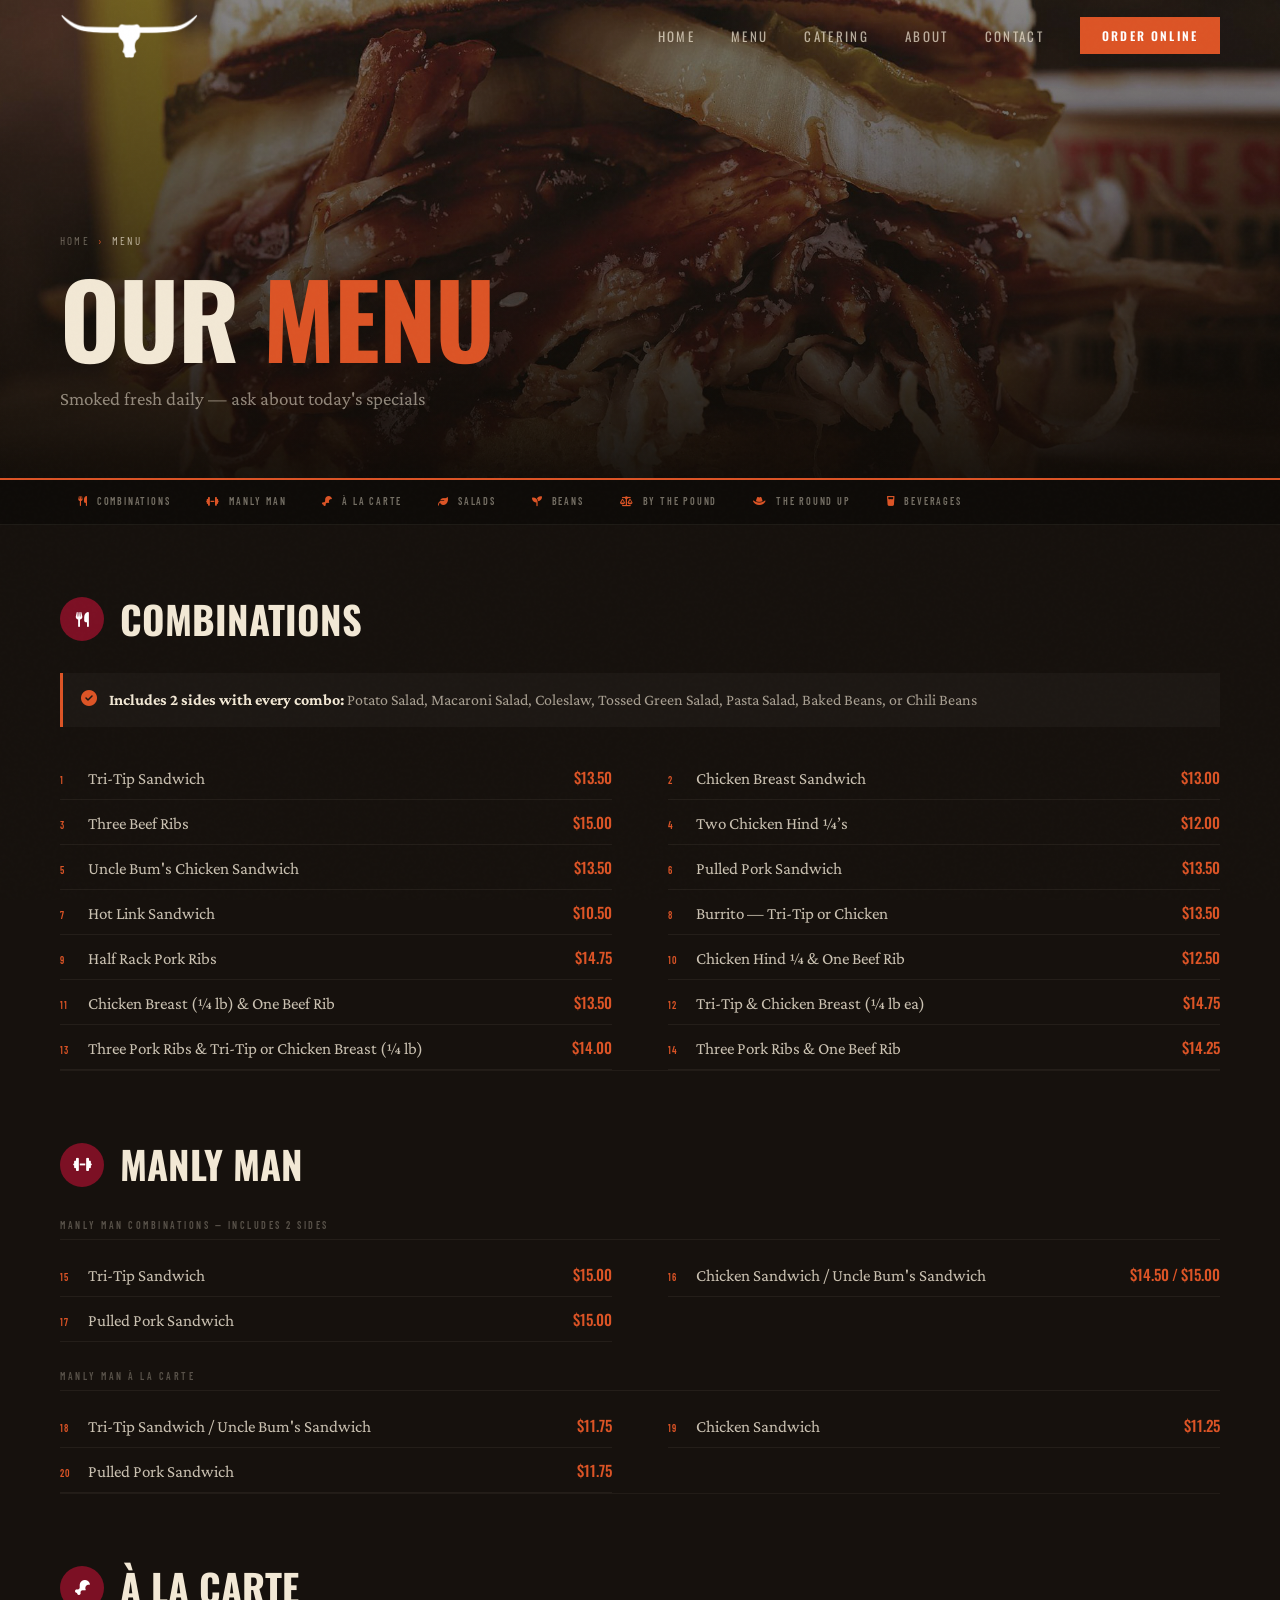
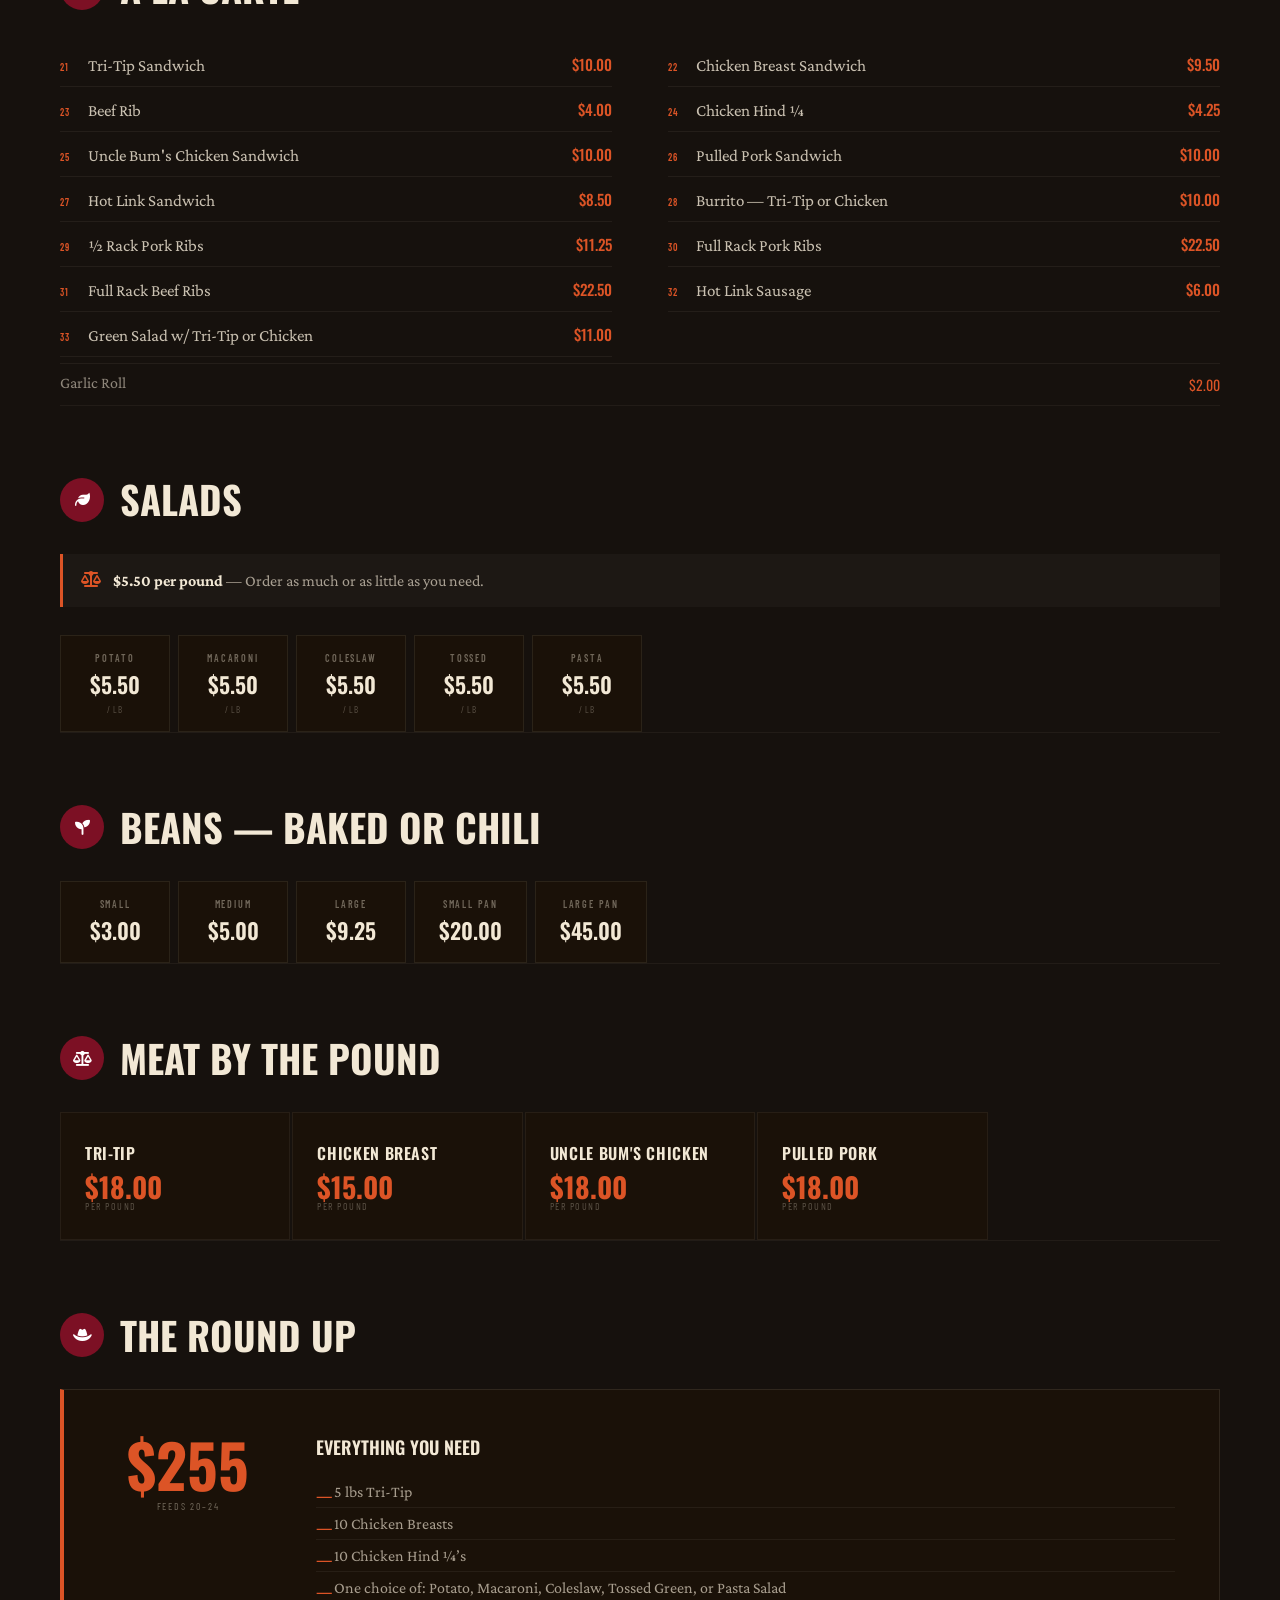
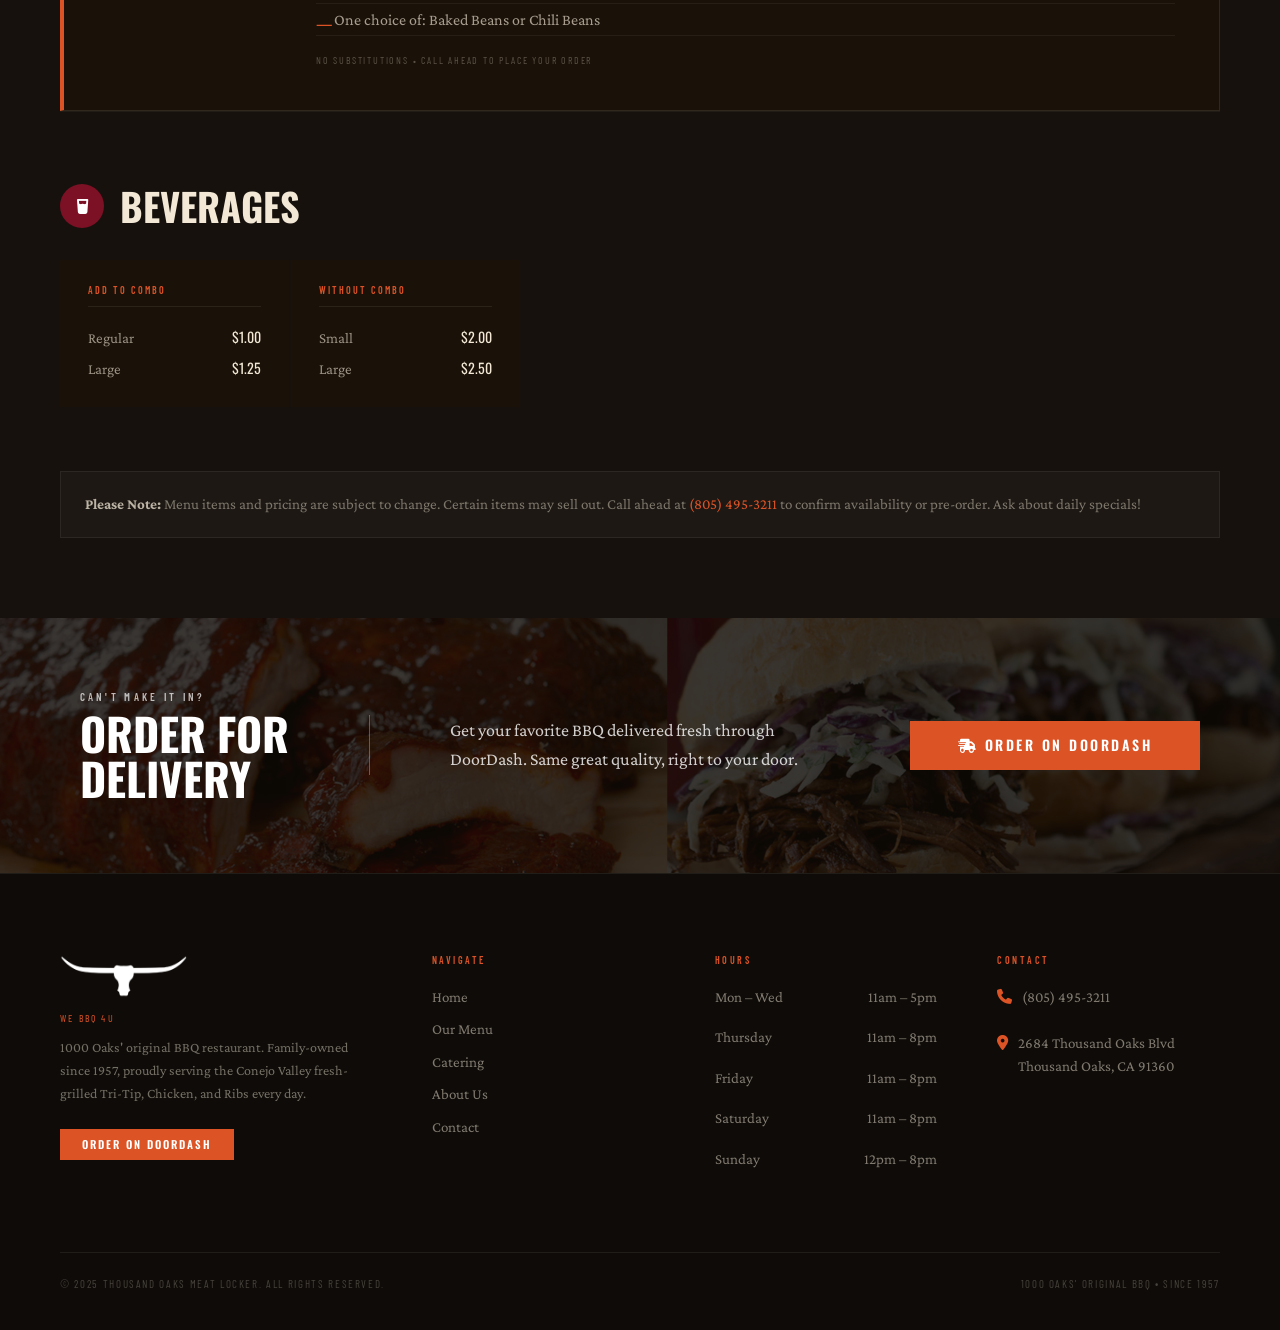
<file: toml-website-v2/menu.html>
<!DOCTYPE html>
<html lang="en">
<head>
  <meta charset="UTF-8" />
  <meta name="viewport" content="width=device-width, initial-scale=1.0" />
  <meta name="description" content="1000 Oaks Meat Locker menu — fresh-grilled Tri-Tip, Chicken, Ribs, combinations, sandwiches, and more. Thousand Oak's original BBQ restaurant since 1957." />
  <title>Menu | 1000 Oaks Meat Locker</title>
  <link rel="preconnect" href="https://fonts.googleapis.com" />
  <link rel="preconnect" href="https://fonts.gstatic.com" crossorigin />
  <link href="https://fonts.googleapis.com/css2?family=Oswald:wght@300;400;500;600;700&family=Crimson+Pro:ital,wght@0,400;0,600;1,400;1,600&family=Barlow+Condensed:wght@400;500;600&display=swap" rel="stylesheet" />
  <link rel="stylesheet" href="https://cdnjs.cloudflare.com/ajax/libs/font-awesome/6.5.1/css/all.min.css" />
  <link rel="stylesheet" href="css/style.css" />
</head>
<body>

  <!-- ── Nav ─────────────────────────────────────────────────── -->
  <nav class="nav" id="navbar">
    <div class="nav-inner">
      <a href="index.html" class="nav-logo" aria-label="1000 Oaks Meat Locker Home">
        <img src="images/white-logo.png" alt="1000 Oaks Meat Locker" />
      </a>
      <button class="nav-toggle" id="navToggle" aria-label="Toggle navigation" aria-expanded="false">
        <span></span><span></span><span></span>
      </button>
      <ul class="nav-links" id="navMenu" role="list">
        <li><a href="index.html">Home</a></li>
        <li><a href="menu.html">Menu</a></li>
        <li><a href="catering.html">Catering</a></li>
        <li><a href="about.html">About</a></li>
        <li><a href="contact.html">Contact</a></li>
        <li>
          <a href="https://www.doordash.com/store/thousand-oaks-meat-locker-bbq-thousand-oaks-9116/12970/"
             target="_blank" rel="noopener" class="nav-order">Order Online</a>
        </li>
      </ul>
    </div>
  </nav>

  <!-- ── Page Hero ────────────────────────────────────────────── -->
  <header class="page-hero">
    <div class="page-hero-bg" style="background-image: url('images/bbq-sandwich.jpg'); background-position: center 30%;"></div>
    <div class="page-hero-overlay"></div>
    <div class="page-hero-inner">
      <nav class="breadcrumb" aria-label="Breadcrumb">
        <a href="index.html">Home</a>
        <span class="sep" aria-hidden="true">›</span>
        <span class="current" aria-current="page">Menu</span>
      </nav>
      <h1>Our <span class="accent">Menu</span></h1>
      <p class="page-hero-sub">Smoked fresh daily &mdash; ask about today's specials</p>
    </div>
  </header>

  <!-- ── Section Jump Nav ─────────────────────────────────────── -->
  <nav class="menu-subnav" aria-label="Menu sections">
    <div class="menu-subnav-inner">
      <a href="#combinations"  class="menu-subnav-link"><i class="fa-solid fa-utensils"></i> Combinations</a>
      <a href="#manly-man"     class="menu-subnav-link"><i class="fa-solid fa-dumbbell"></i> Manly Man</a>
      <a href="#a-la-carte"    class="menu-subnav-link"><i class="fa-solid fa-drumstick-bite"></i> À La Carte</a>
      <a href="#salads"        class="menu-subnav-link"><i class="fa-solid fa-leaf"></i> Salads</a>
      <a href="#beans"         class="menu-subnav-link"><i class="fa-solid fa-seedling"></i> Beans</a>
      <a href="#meat-by-pound" class="menu-subnav-link"><i class="fa-solid fa-scale-balanced"></i> By the Pound</a>
      <a href="#round-up"      class="menu-subnav-link"><i class="fa-solid fa-hat-cowboy"></i> The Round Up</a>
      <a href="#beverages"     class="menu-subnav-link"><i class="fa-solid fa-glass-water"></i> Beverages</a>
    </div>
  </nav>

  <!-- ── Menu Content ─────────────────────────────────────────── -->
  <main class="menu-main">
    <div class="section-inner">

      <!-- Combinations -->
      <section class="menu-cat" id="combinations">
        <div class="menu-cat-head">
          <div class="menu-cat-icon" aria-hidden="true"><i class="fa-solid fa-utensils"></i></div>
          <h2 class="menu-cat-title">Combinations</h2>
        </div>
        <div class="combo-note">
          <i class="fa-solid fa-circle-check" aria-hidden="true"></i>
          <div><strong>Includes 2 sides with every combo:</strong> Potato Salad, Macaroni Salad, Coleslaw, Tossed Green Salad, Pasta Salad, Baked Beans, or Chili Beans</div>
        </div>
        <div class="menu-rows-2col">
          <div class="menu-row"><span class="menu-row-name"><span class="menu-row-num">1</span>Tri-Tip Sandwich</span><span class="menu-row-price">$13.50</span></div>
          <div class="menu-row"><span class="menu-row-name"><span class="menu-row-num">2</span>Chicken Breast Sandwich</span><span class="menu-row-price">$13.00</span></div>
          <div class="menu-row"><span class="menu-row-name"><span class="menu-row-num">3</span>Three Beef Ribs</span><span class="menu-row-price">$15.00</span></div>
          <div class="menu-row"><span class="menu-row-name"><span class="menu-row-num">4</span>Two Chicken Hind &frac14;&rsquo;s</span><span class="menu-row-price">$12.00</span></div>
          <div class="menu-row"><span class="menu-row-name"><span class="menu-row-num">5</span>Uncle Bum's Chicken Sandwich</span><span class="menu-row-price">$13.50</span></div>
          <div class="menu-row"><span class="menu-row-name"><span class="menu-row-num">6</span>Pulled Pork Sandwich</span><span class="menu-row-price">$13.50</span></div>
          <div class="menu-row"><span class="menu-row-name"><span class="menu-row-num">7</span>Hot Link Sandwich</span><span class="menu-row-price">$10.50</span></div>
          <div class="menu-row"><span class="menu-row-name"><span class="menu-row-num">8</span>Burrito &mdash; Tri-Tip or Chicken</span><span class="menu-row-price">$13.50</span></div>
          <div class="menu-row"><span class="menu-row-name"><span class="menu-row-num">9</span>Half Rack Pork Ribs</span><span class="menu-row-price">$14.75</span></div>
          <div class="menu-row"><span class="menu-row-name"><span class="menu-row-num">10</span>Chicken Hind &frac14; &amp; One Beef Rib</span><span class="menu-row-price">$12.50</span></div>
          <div class="menu-row"><span class="menu-row-name"><span class="menu-row-num">11</span>Chicken Breast (&frac14; lb) &amp; One Beef Rib</span><span class="menu-row-price">$13.50</span></div>
          <div class="menu-row"><span class="menu-row-name"><span class="menu-row-num">12</span>Tri-Tip &amp; Chicken Breast (&frac14; lb ea)</span><span class="menu-row-price">$14.75</span></div>
          <div class="menu-row"><span class="menu-row-name"><span class="menu-row-num">13</span>Three Pork Ribs &amp; Tri-Tip or Chicken Breast (&frac14; lb)</span><span class="menu-row-price">$14.00</span></div>
          <div class="menu-row"><span class="menu-row-name"><span class="menu-row-num">14</span>Three Pork Ribs &amp; One Beef Rib</span><span class="menu-row-price">$14.25</span></div>
        </div>
      </section>

      <!-- Manly Man -->
      <section class="menu-cat" id="manly-man">
        <div class="menu-cat-head">
          <div class="menu-cat-icon" aria-hidden="true"><i class="fa-solid fa-dumbbell"></i></div>
          <h2 class="menu-cat-title">Manly Man</h2>
        </div>
        <p class="menu-subsection">Manly Man Combinations &mdash; Includes 2 Sides</p>
        <div class="menu-rows-2col">
          <div class="menu-row"><span class="menu-row-name"><span class="menu-row-num">15</span>Tri-Tip Sandwich</span><span class="menu-row-price">$15.00</span></div>
          <div class="menu-row"><span class="menu-row-name"><span class="menu-row-num">16</span>Chicken Sandwich / Uncle Bum's Sandwich</span><span class="menu-row-price">$14.50&thinsp;/&thinsp;$15.00</span></div>
          <div class="menu-row"><span class="menu-row-name"><span class="menu-row-num">17</span>Pulled Pork Sandwich</span><span class="menu-row-price">$15.00</span></div>
        </div>
        <p class="menu-subsection" style="margin-top:28px;">Manly Man À La Carte</p>
        <div class="menu-rows-2col">
          <div class="menu-row"><span class="menu-row-name"><span class="menu-row-num">18</span>Tri-Tip Sandwich / Uncle Bum's Sandwich</span><span class="menu-row-price">$11.75</span></div>
          <div class="menu-row"><span class="menu-row-name"><span class="menu-row-num">19</span>Chicken Sandwich</span><span class="menu-row-price">$11.25</span></div>
          <div class="menu-row"><span class="menu-row-name"><span class="menu-row-num">20</span>Pulled Pork Sandwich</span><span class="menu-row-price">$11.75</span></div>
        </div>
      </section>

      <!-- À La Carte -->
      <section class="menu-cat" id="a-la-carte">
        <div class="menu-cat-head">
          <div class="menu-cat-icon" aria-hidden="true"><i class="fa-solid fa-drumstick-bite"></i></div>
          <h2 class="menu-cat-title">À La Carte</h2>
        </div>
        <div class="menu-rows-2col">
          <div class="menu-row"><span class="menu-row-name"><span class="menu-row-num">21</span>Tri-Tip Sandwich</span><span class="menu-row-price">$10.00</span></div>
          <div class="menu-row"><span class="menu-row-name"><span class="menu-row-num">22</span>Chicken Breast Sandwich</span><span class="menu-row-price">$9.50</span></div>
          <div class="menu-row"><span class="menu-row-name"><span class="menu-row-num">23</span>Beef Rib</span><span class="menu-row-price">$4.00</span></div>
          <div class="menu-row"><span class="menu-row-name"><span class="menu-row-num">24</span>Chicken Hind &frac14;</span><span class="menu-row-price">$4.25</span></div>
          <div class="menu-row"><span class="menu-row-name"><span class="menu-row-num">25</span>Uncle Bum's Chicken Sandwich</span><span class="menu-row-price">$10.00</span></div>
          <div class="menu-row"><span class="menu-row-name"><span class="menu-row-num">26</span>Pulled Pork Sandwich</span><span class="menu-row-price">$10.00</span></div>
          <div class="menu-row"><span class="menu-row-name"><span class="menu-row-num">27</span>Hot Link Sandwich</span><span class="menu-row-price">$8.50</span></div>
          <div class="menu-row"><span class="menu-row-name"><span class="menu-row-num">28</span>Burrito &mdash; Tri-Tip or Chicken</span><span class="menu-row-price">$10.00</span></div>
          <div class="menu-row"><span class="menu-row-name"><span class="menu-row-num">29</span>&frac12; Rack Pork Ribs</span><span class="menu-row-price">$11.25</span></div>
          <div class="menu-row"><span class="menu-row-name"><span class="menu-row-num">30</span>Full Rack Pork Ribs</span><span class="menu-row-price">$22.50</span></div>
          <div class="menu-row"><span class="menu-row-name"><span class="menu-row-num">31</span>Full Rack Beef Ribs</span><span class="menu-row-price">$22.50</span></div>
          <div class="menu-row"><span class="menu-row-name"><span class="menu-row-num">32</span>Hot Link Sausage</span><span class="menu-row-price">$6.00</span></div>
          <div class="menu-row"><span class="menu-row-name"><span class="menu-row-num">33</span>Green Salad w/ Tri-Tip or Chicken</span><span class="menu-row-price">$11.00</span></div>
        </div>
        <div class="addon-row">
          <span>Garlic Roll</span>
          <span class="addon-price">$2.00</span>
        </div>
      </section>

      <!-- Salads -->
      <section class="menu-cat" id="salads">
        <div class="menu-cat-head">
          <div class="menu-cat-icon" aria-hidden="true"><i class="fa-solid fa-leaf"></i></div>
          <h2 class="menu-cat-title">Salads</h2>
        </div>
        <div class="combo-note">
          <i class="fa-solid fa-scale-balanced" aria-hidden="true"></i>
          <div><strong>$5.50 per pound</strong> &mdash; Order as much or as little as you need.</div>
        </div>
        <div class="pricing-chips">
          <div class="pricing-chip"><span class="chip-label">Potato</span><span class="chip-price">$5.50</span><span class="chip-unit">/ lb</span></div>
          <div class="pricing-chip"><span class="chip-label">Macaroni</span><span class="chip-price">$5.50</span><span class="chip-unit">/ lb</span></div>
          <div class="pricing-chip"><span class="chip-label">Coleslaw</span><span class="chip-price">$5.50</span><span class="chip-unit">/ lb</span></div>
          <div class="pricing-chip"><span class="chip-label">Tossed</span><span class="chip-price">$5.50</span><span class="chip-unit">/ lb</span></div>
          <div class="pricing-chip"><span class="chip-label">Pasta</span><span class="chip-price">$5.50</span><span class="chip-unit">/ lb</span></div>
        </div>
      </section>

      <!-- Beans -->
      <section class="menu-cat" id="beans">
        <div class="menu-cat-head">
          <div class="menu-cat-icon" aria-hidden="true"><i class="fa-solid fa-seedling"></i></div>
          <h2 class="menu-cat-title">Beans &mdash; Baked or Chili</h2>
        </div>
        <div class="pricing-chips">
          <div class="pricing-chip"><span class="chip-label">Small</span><span class="chip-price">$3.00</span></div>
          <div class="pricing-chip"><span class="chip-label">Medium</span><span class="chip-price">$5.00</span></div>
          <div class="pricing-chip"><span class="chip-label">Large</span><span class="chip-price">$9.25</span></div>
          <div class="pricing-chip"><span class="chip-label">Small Pan</span><span class="chip-price">$20.00</span></div>
          <div class="pricing-chip"><span class="chip-label">Large Pan</span><span class="chip-price">$45.00</span></div>
        </div>
      </section>

      <!-- Meat by the Pound -->
      <section class="menu-cat" id="meat-by-pound">
        <div class="menu-cat-head">
          <div class="menu-cat-icon" aria-hidden="true"><i class="fa-solid fa-scale-balanced"></i></div>
          <h2 class="menu-cat-title">Meat by the Pound</h2>
        </div>
        <div class="meat-grid">
          <div class="meat-card">
            <span class="meat-card-name">Tri-Tip</span>
            <span class="meat-card-price">$18.00<span class="meat-card-unit">per pound</span></span>
          </div>
          <div class="meat-card">
            <span class="meat-card-name">Chicken Breast</span>
            <span class="meat-card-price">$15.00<span class="meat-card-unit">per pound</span></span>
          </div>
          <div class="meat-card">
            <span class="meat-card-name">Uncle Bum's Chicken</span>
            <span class="meat-card-price">$18.00<span class="meat-card-unit">per pound</span></span>
          </div>
          <div class="meat-card">
            <span class="meat-card-name">Pulled Pork</span>
            <span class="meat-card-price">$18.00<span class="meat-card-unit">per pound</span></span>
          </div>
        </div>
      </section>

      <!-- The Round Up -->
      <section class="menu-cat" id="round-up">
        <div class="menu-cat-head">
          <div class="menu-cat-icon" aria-hidden="true"><i class="fa-solid fa-hat-cowboy"></i></div>
          <h2 class="menu-cat-title">The Round Up</h2>
        </div>
        <div class="round-up-box">
          <div class="round-up-price-col">
            <span class="round-up-price">$255</span>
            <span class="round-up-serves">Feeds 20&ndash;24</span>
          </div>
          <div>
            <p class="round-up-title">Everything You Need</p>
            <ul class="round-up-list">
              <li>5 lbs Tri-Tip</li>
              <li>10 Chicken Breasts</li>
              <li>10 Chicken Hind &frac14;&rsquo;s</li>
              <li>One choice of: Potato, Macaroni, Coleslaw, Tossed Green, or Pasta Salad</li>
              <li>One choice of: Baked Beans or Chili Beans</li>
            </ul>
            <p class="round-up-note">No substitutions &bull; Call ahead to place your order</p>
          </div>
        </div>
      </section>

      <!-- Beverages -->
      <section class="menu-cat" id="beverages">
        <div class="menu-cat-head">
          <div class="menu-cat-icon" aria-hidden="true"><i class="fa-solid fa-glass-water"></i></div>
          <h2 class="menu-cat-title">Beverages</h2>
        </div>
        <div class="bev-grid">
          <div class="bev-block">
            <p class="bev-title">Add to Combo</p>
            <div class="bev-row"><span>Regular</span><span class="bev-price">$1.00</span></div>
            <div class="bev-row"><span>Large</span><span class="bev-price">$1.25</span></div>
          </div>
          <div class="bev-block">
            <p class="bev-title">Without Combo</p>
            <div class="bev-row"><span>Small</span><span class="bev-price">$2.00</span></div>
            <div class="bev-row"><span>Large</span><span class="bev-price">$2.50</span></div>
          </div>
        </div>
      </section>

      <!-- Menu Note -->
      <div class="menu-note-box">
        <strong>Please Note:</strong> Menu items and pricing are subject to change. Certain items may sell out.
        Call ahead at <a href="tel:+18054953211">(805) 495-3211</a> to confirm availability or pre-order.
        Ask about daily specials!
      </div>

    </div>
  </main>

  <!-- ── DoorDash CTA ──────────────────────────────────────────── -->
  <section class="catering-strip">
    <div class="catering-strip-bg" style="background-image: url('images/thousand-oaks-meatlocker.jpg');"></div>
    <div class="catering-strip-overlay"></div>
    <div class="catering-strip-inner">
      <div>
        <p class="catering-eyebrow">Can't Make It In?</p>
        <h2 class="catering-headline">Order for<br>Delivery</h2>
      </div>
      <div class="catering-rule" aria-hidden="true"></div>
      <p class="catering-body">Get your favorite BBQ delivered fresh through DoorDash. Same great quality, right to your door.</p>
      <a href="https://www.doordash.com/store/thousand-oaks-meat-locker-bbq-thousand-oaks-9116/12970/"
         target="_blank" rel="noopener" class="btn btn-accent btn-lg">
        <i class="fa-solid fa-truck-fast"></i> Order on DoorDash
      </a>
    </div>
  </section>

  <!-- ── Footer ───────────────────────────────────────────────── -->
  <footer class="footer">
    <div class="footer-inner">
      <div class="footer-grid">
        <div class="footer-brand">
          <img src="images/white-logo.png" alt="1000 Oaks Meat Locker" class="footer-logo" />
          <p class="footer-tagline">We BBQ 4U</p>
          <p class="footer-about">1000 Oaks' original BBQ restaurant. Family-owned since 1957, proudly serving the Conejo Valley fresh-grilled Tri-Tip, Chicken, and Ribs every day.</p>
          <a href="https://www.doordash.com/store/thousand-oaks-meat-locker-bbq-thousand-oaks-9116/12970/"
             target="_blank" rel="noopener" class="btn btn-accent btn-sm">Order on DoorDash</a>
        </div>
        <div class="footer-col">
          <p class="footer-col-title">Navigate</p>
          <a href="index.html">Home</a>
          <a href="menu.html">Our Menu</a>
          <a href="catering.html">Catering</a>
          <a href="about.html">About Us</a>
          <a href="contact.html">Contact</a>
        </div>
        <div class="footer-col">
          <p class="footer-col-title">Hours</p>
          <div class="footer-hours">
            <div class="footer-hours-row"><span>Mon &ndash; Wed</span><span>11am &ndash; 5pm</span></div>
            <div class="footer-hours-row"><span>Thursday</span><span>11am &ndash; 8pm</span></div>
            <div class="footer-hours-row"><span>Friday</span><span>11am &ndash; 8pm</span></div>
            <div class="footer-hours-row"><span>Saturday</span><span>11am &ndash; 8pm</span></div>
            <div class="footer-hours-row"><span>Sunday</span><span>12pm &ndash; 8pm</span></div>
          </div>
        </div>
        <div class="footer-col">
          <p class="footer-col-title">Contact</p>
          <div class="footer-contact">
            <div class="footer-contact-row">
              <i class="fa-solid fa-phone" aria-hidden="true"></i>
              <a href="tel:+18054953211">(805) 495-3211</a>
            </div>
            <div class="footer-contact-row">
              <i class="fa-solid fa-location-dot" aria-hidden="true"></i>
              <a href="https://maps.google.com/?q=2684+Thousand+Oaks+Blvd,+Thousand+Oaks+CA+91360" target="_blank" rel="noopener">
                2684 Thousand Oaks Blvd<br>Thousand Oaks, CA 91360
              </a>
            </div>
          </div>
        </div>
      </div>
      <div class="footer-bottom">
        <span>&copy; 2025 Thousand Oaks Meat Locker. All rights reserved.</span>
        <span>1000 Oaks' Original BBQ &bull; Since 1957</span>
      </div>
    </div>
  </footer>

  <script src="js/main.js"></script>
</body>
</html>
</file>
<file: css/style.css>
/* ============================================================
   1000 Oaks Meat Locker v2 — Main Stylesheet
   ============================================================ */

@import url('https://fonts.googleapis.com/css2?family=Oswald:wght@300;400;500;600;700&family=Crimson+Pro:ital,wght@0,300;0,400;0,600;1,300;1,400&family=Barlow+Condensed:wght@400;600;700&display=swap');

/* ── Variables ─────────────────────────────────────────────── */
:root {
  --charcoal:  #16110d;
  --ink:       #0e0b08;
  --mid:       #2e2018;
  --dark-card: #1a1108;
  --parchment: #f2e8d5;

  --accent:    oklch(0.62 0.18 38);
  --accent-t:  oklch(0.62 0.18 38 / 0.35);
  --blood:     oklch(0.38 0.14 18);

  --ff-head:   'Oswald', sans-serif;
  --ff-body:   'Crimson Pro', Georgia, serif;
  --ff-caps:   'Barlow Condensed', sans-serif;

  --nav-h:  72px;
  --max-w:  1280px;
  --pad-x:  60px;
}

/* ── Reset ─────────────────────────────────────────────────── */
*, *::before, *::after { box-sizing: border-box; margin: 0; padding: 0; }
html { scroll-behavior: smooth; font-size: 16px; }
img { display: block; max-width: 100%; height: auto; }
a { color: inherit; text-decoration: none; }
ul { list-style: none; }

/* ── Base ──────────────────────────────────────────────────── */
body {
  background: var(--charcoal);
  font-family: var(--ff-body);
  color: var(--parchment);
  overflow-x: hidden;
  -webkit-font-smoothing: antialiased;
}

/* Film-grain overlay */
body::after {
  content: '';
  position: fixed; inset: 0; z-index: 9999; pointer-events: none;
  background-image: url("data:image/svg+xml,%3Csvg viewBox='0 0 256 256' xmlns='http://www.w3.org/2000/svg'%3E%3Cfilter id='n'%3E%3CfeTurbulence type='fractalNoise' baseFrequency='0.9' numOctaves='4' stitchTiles='stitch'/%3E%3C/filter%3E%3Crect width='100%25' height='100%25' filter='url(%23n)' opacity='0.04'/%3E%3C/svg%3E");
  opacity: 0.35;
}

::-webkit-scrollbar { width: 4px; }
::-webkit-scrollbar-track { background: var(--charcoal); }
::-webkit-scrollbar-thumb { background: var(--blood); }

/* ── Buttons ───────────────────────────────────────────────── */
.btn {
  font-family: var(--ff-head);
  font-weight: 600;
  font-size: 13px;
  letter-spacing: 0.18em;
  text-transform: uppercase;
  padding: 16px 36px;
  display: inline-block;
  transition: all 0.2s ease;
  cursor: pointer;
  border: none;
  line-height: 1;
}

.btn-accent  { background: var(--accent); color: #fff; }
.btn-accent:hover { opacity: 0.85; }

.btn-ghost-light  { border: 1px solid rgba(242,232,213,0.45); color: var(--parchment); background: transparent; }
.btn-ghost-light:hover { background: rgba(242,232,213,0.08); }

.btn-ghost-accent  { border: 1px solid var(--accent); color: var(--accent); background: transparent; }
.btn-ghost-accent:hover { background: var(--accent); color: #fff; }

.btn-ghost-dark  { border: 1px solid #16110d; color: #16110d; background: transparent; }
.btn-ghost-dark:hover { background: #16110d; color: var(--parchment); }

.btn-ghost-white  { border: 2px solid #fff; color: #fff; background: transparent; }
.btn-ghost-white:hover { background: #fff; color: var(--accent); }

.btn-lg { padding: 17px 48px; font-size: 14px; }

/* ── Nav ───────────────────────────────────────────────────── */
.nav {
  position: fixed; top: 0; left: 0; right: 0; z-index: 100;
  height: var(--nav-h);
  transition: background 0.4s ease, backdrop-filter 0.4s ease,
              box-shadow 0.4s ease, border-color 0.4s ease;
  border-bottom: 1px solid transparent;
}

.nav.scrolled {
  background: rgba(22,17,13,0.97);
  backdrop-filter: blur(12px);
  border-bottom-color: rgba(242,232,213,0.08);
  box-shadow: 0 4px 32px rgba(0,0,0,0.5);
}

.nav-inner {
  max-width: var(--max-w);
  margin: 0 auto;
  padding: 0 var(--pad-x);
  height: 100%;
  display: flex;
  align-items: center;
  justify-content: space-between;
}

.nav-logo img { height: 48px; width: auto; }

.nav-links {
  display: flex;
  align-items: center;
  gap: 36px;
}

.nav-links a {
  font-family: var(--ff-head);
  font-weight: 400;
  font-size: 13px;
  letter-spacing: 0.18em;
  text-transform: uppercase;
  color: rgba(242,232,213,0.7);
  transition: color 0.2s;
}

.nav-links a:hover { color: var(--parchment); }

.nav-order {
  background: var(--accent) !important;
  color: #fff !important;
  padding: 10px 22px !important;
  font-size: 12px !important;
  letter-spacing: 0.18em !important;
  font-weight: 600 !important;
  transition: opacity 0.2s !important;
}

.nav-order:hover { opacity: 0.85 !important; color: #fff !important; }

.nav-toggle {
  display: none;
  flex-direction: column;
  gap: 5px;
  background: none;
  border: none;
  cursor: pointer;
  padding: 6px;
}

.nav-toggle span {
  display: block;
  width: 26px; height: 2px;
  background: var(--parchment);
  border-radius: 2px;
  transition: all 0.25s ease;
}

.nav-toggle.open span:nth-child(1) { transform: translateY(7px) rotate(45deg); }
.nav-toggle.open span:nth-child(2) { opacity: 0; }
.nav-toggle.open span:nth-child(3) { transform: translateY(-7px) rotate(-45deg); }

/* ── Hero ──────────────────────────────────────────────────── */
.hero {
  position: relative;
  height: 100vh;
  min-height: 700px;
  display: flex;
  align-items: center;
  overflow: hidden;
}

.hero-bg {
  position: absolute; inset: 0;
  width: 100%; height: 100%;
  object-fit: cover;
  object-position: center 60%;
}

.hero-overlay {
  position: absolute; inset: 0;
  background: linear-gradient(105deg,
    rgba(22,17,13,0.88) 0%,
    rgba(22,17,13,0.55) 60%,
    rgba(22,17,13,0.2) 100%);
}

.hero-badge {
  position: absolute;
  top: calc(var(--nav-h) + 38px);
  left: 50%;
  transform: translateX(-50%);
  display: flex;
  flex-direction: column;
  align-items: center;
  gap: 6px;
  border: 1px solid var(--accent);
  padding: 10px 28px;
  z-index: 2;
  white-space: nowrap;
  text-align: center;
}

.hero-badge-name {
  font-family: var(--ff-head);
  font-weight: 600;
  font-size: 17px;
  letter-spacing: 0.18em;
  color: var(--parchment);
  text-transform: uppercase;
  line-height: 1;
}

.hero-badge-est {
  display: flex;
  align-items: center;
  gap: 10px;
}

.hero-badge-text {
  font-family: var(--ff-caps);
  font-size: 10px;
  letter-spacing: 0.22em;
  color: var(--accent);
  font-weight: 600;
  text-transform: uppercase;
}

.hero-mobile-id {
  display: none;
  font-family: var(--ff-caps);
  font-size: 11px;
  font-weight: 600;
  letter-spacing: 0.22em;
  text-transform: uppercase;
  color: var(--accent);
  margin-bottom: 14px;
  opacity: 0.9;
}

.badge-diamond {
  width: 5px; height: 5px;
  background: var(--accent);
  transform: rotate(45deg);
  display: inline-block;
  flex-shrink: 0;
}

.hero-content {
  position: relative;
  z-index: 2;
  max-width: var(--max-w);
  margin: 0 auto;
  padding: 0 var(--pad-x);
  width: 100%;
  margin-top: 40px;
}

.hero-eyebrow {
  font-family: var(--ff-caps);
  font-size: 13px;
  letter-spacing: 0.3em;
  color: var(--accent);
  font-weight: 600;
  text-transform: uppercase;
  margin-bottom: 20px;
}

.hero-title {
  font-family: var(--ff-head);
  font-weight: 700;
  font-size: clamp(64px, 9vw, 136px);
  line-height: 0.92;
  color: var(--parchment);
  text-transform: uppercase;
  letter-spacing: -0.01em;
  margin-bottom: 28px;
}

.hero-title .accent { color: var(--accent); }

.hero-title .outline {
  -webkit-text-stroke: 1px rgba(242,232,213,0.4);
  color: transparent;
}

.hero-subtitle {
  font-family: var(--ff-body);
  font-size: 20px;
  color: rgba(242,232,213,0.72);
  line-height: 1.6;
  max-width: 440px;
  margin-bottom: 44px;
}

.hero-ctas {
  display: flex;
  gap: 16px;
  flex-wrap: wrap;
}

.scroll-indicator {
  position: absolute;
  bottom: 36px;
  left: 50%;
  transform: translateX(-50%);
  width: 1px;
  height: 48px;
  background: linear-gradient(to bottom, transparent, rgba(242,232,213,0.6));
}

/* ── Info Bar ──────────────────────────────────────────────── */
.info-bar {
  background: var(--ink);
  border-top: 2px solid var(--accent);
  border-bottom: 1px solid rgba(242,232,213,0.06);
}

.info-bar-inner {
  max-width: var(--max-w);
  margin: 0 auto;
  padding: 0 40px;
  display: flex;
}

.info-item {
  flex: 1;
  padding: 18px 24px;
  display: flex;
  align-items: center;
  gap: 14px;
}

.info-divider {
  width: 1px;
  background: rgba(242,232,213,0.08);
  align-self: stretch;
}

.info-icon {
  width: 36px; height: 36px;
  border-radius: 50%;
  background: rgba(242,232,213,0.05);
  border: 1px solid var(--accent-t);
  display: flex;
  align-items: center;
  justify-content: center;
  flex-shrink: 0;
  font-size: 13px;
  color: var(--accent);
}

.info-label {
  display: block;
  font-family: var(--ff-caps);
  font-size: 10px;
  letter-spacing: 0.22em;
  color: var(--accent);
  text-transform: uppercase;
  font-weight: 600;
  margin-bottom: 2px;
}

.info-value {
  display: block;
  font-family: var(--ff-head);
  font-weight: 400;
  font-size: 13px;
  color: var(--parchment);
  letter-spacing: 0.03em;
  transition: color 0.2s;
}

a.info-value:hover { color: var(--accent); }

/* ── Specialties ───────────────────────────────────────────── */
.specialties {
  background: var(--dark-card);
  padding: 100px 0;
}

.specialties-inner {
  max-width: var(--max-w);
  margin: 0 auto;
  padding: 0 var(--pad-x);
}

.specialties-header {
  margin-bottom: 72px;
  display: flex;
  justify-content: space-between;
  align-items: flex-end;
  gap: 40px;
}

.specialties-eyebrow {
  font-family: var(--ff-caps);
  font-size: 12px;
  letter-spacing: 0.3em;
  color: var(--accent);
  font-weight: 600;
  text-transform: uppercase;
  margin-bottom: 12px;
}

.specialties-title {
  font-family: var(--ff-head);
  font-weight: 700;
  text-transform: uppercase;
  font-size: clamp(48px, 5vw, 80px);
  line-height: 0.9;
  color: var(--parchment);
  letter-spacing: -0.01em;
}

.specialties-title .accent { color: var(--accent); }

.specialties-subtitle {
  font-family: var(--ff-body);
  font-size: 18px;
  color: rgba(242,232,213,0.55);
  max-width: 340px;
  line-height: 1.7;
  text-align: right;
  flex-shrink: 0;
}

.specialties-grid {
  display: grid;
  grid-template-columns: 1fr 1fr 1fr 1fr;
  gap: 2px;
}

.specialty-card {
  position: relative;
  cursor: pointer;
  overflow: hidden;
}

.specialty-card-bg {
  height: 440px;
  width: 100%;
  background: linear-gradient(135deg, #2a1a0e, #1a0e06);
  display: block;
}

.specialty-overlay {
  position: absolute; inset: 0;
  background: linear-gradient(to top,
    rgba(22,17,13,0.85) 0%,
    rgba(22,17,13,0.2) 60%,
    transparent 100%);
  transition: background 0.4s ease;
}

.specialty-card:hover .specialty-overlay {
  background: linear-gradient(to top,
    rgba(22,17,13,0.95) 0%,
    rgba(22,17,13,0.5) 60%,
    transparent 100%);
}

.specialty-content {
  position: absolute;
  bottom: 0; left: 0; right: 0;
  padding: 28px;
}

.specialty-tag {
  display: inline-block;
  background: var(--accent);
  padding: 3px 10px;
  font-family: var(--ff-caps);
  font-size: 9px;
  font-weight: 600;
  letter-spacing: 0.2em;
  text-transform: uppercase;
  color: #fff;
  margin-bottom: 10px;
}

.specialty-name {
  font-family: var(--ff-head);
  font-weight: 600;
  font-size: 22px;
  color: var(--parchment);
  text-transform: uppercase;
  letter-spacing: 0.03em;
  margin-bottom: 8px;
}

.specialty-text {
  font-family: var(--ff-body);
  font-size: 15px;
  color: rgba(242,232,213,0.72);
  line-height: 1.6;
  max-height: 0;
  overflow: hidden;
  opacity: 0;
  transition: max-height 0.4s ease, opacity 0.4s ease;
}

.specialty-card:hover .specialty-text {
  max-height: 100px;
  opacity: 1;
}

.specialties-cta {
  margin-top: 56px;
  text-align: center;
}

/* ── About ─────────────────────────────────────────────────── */
.about {
  background: var(--parchment);
  padding: 120px 0;
  position: relative;
  overflow: hidden;
  color: var(--charcoal);
}

.about-watermark {
  position: absolute;
  right: -20px;
  top: 50%;
  transform: translateY(-50%);
  font-family: var(--ff-head);
  font-weight: 700;
  font-size: clamp(200px, 22vw, 340px);
  color: rgba(22,17,13,0.04);
  line-height: 1;
  user-select: none;
  pointer-events: none;
  letter-spacing: -0.02em;
}

.about-inner {
  max-width: var(--max-w);
  margin: 0 auto;
  padding: 0 var(--pad-x);
  display: grid;
  grid-template-columns: 1fr 1fr;
  gap: 100px;
  align-items: center;
  position: relative;
  z-index: 1;
}

.about-photo-wrap { position: relative; }

.about-photo {
  height: 520px;
  width: 100%;
  object-fit: cover;
  object-position: center;
  display: block;
  filter: sepia(0.2) contrast(1.05);
}

.about-badge {
  position: absolute;
  bottom: -20px;
  right: -20px;
  background: var(--accent);
  width: 100px; height: 100px;
  display: flex;
  flex-direction: column;
  align-items: center;
  justify-content: center;
  gap: 2px;
}

.about-badge-est {
  font-family: var(--ff-caps);
  font-size: 10px;
  letter-spacing: 0.15em;
  color: rgba(255,255,255,0.8);
  text-transform: uppercase;
}

.about-badge-year {
  font-family: var(--ff-head);
  font-weight: 700;
  font-size: 28px;
  color: #fff;
  line-height: 1;
}

.about-eyebrow {
  font-family: var(--ff-caps);
  font-size: 12px;
  letter-spacing: 0.3em;
  color: var(--accent);
  font-weight: 600;
  text-transform: uppercase;
  margin-bottom: 16px;
}

.about-title {
  font-family: var(--ff-head);
  font-weight: 700;
  text-transform: uppercase;
  font-size: clamp(40px, 4vw, 64px);
  line-height: 0.95;
  color: var(--charcoal);
  letter-spacing: -0.01em;
  margin-bottom: 36px;
}

.about-title .accent { color: var(--accent); }

.about-stats {
  display: flex;
  gap: 48px;
  margin-bottom: 40px;
  padding-bottom: 40px;
  border-bottom: 1px solid rgba(22,17,13,0.12);
}

.about-stat-num {
  font-family: var(--ff-head);
  font-weight: 700;
  font-size: 40px;
  color: var(--charcoal);
  line-height: 1;
}

.about-stat-label {
  font-family: var(--ff-caps);
  font-size: 10px;
  letter-spacing: 0.2em;
  color: rgba(22,17,13,0.5);
  text-transform: uppercase;
  margin-top: 4px;
}

.about-body {
  font-family: var(--ff-body);
  font-size: 19px;
  color: rgba(22,17,13,0.7);
  line-height: 1.75;
  margin-bottom: 20px;
}

/* ── Delivery Band ─────────────────────────────────────────── */
.delivery { position: relative; overflow: hidden; }

.delivery-photo-wrap {
  height: 360px;
  overflow: hidden;
  position: relative;
}

.delivery-photo {
  width: 100%; height: 100%;
  object-fit: cover;
  object-position: center 40%;
  display: block;
}

.delivery-photo-overlay {
  position: absolute; inset: 0;
  background: rgba(22,17,13,0.55);
  display: flex;
  align-items: center;
  justify-content: center;
}

.delivery-photo-eyebrow {
  font-family: var(--ff-caps);
  font-size: 11px;
  letter-spacing: 0.3em;
  color: var(--accent);
  font-weight: 600;
  text-transform: uppercase;
  margin-bottom: 12px;
  text-align: center;
}

.delivery-photo-headline {
  font-family: var(--ff-head);
  font-weight: 700;
  font-size: clamp(36px, 5vw, 72px);
  color: var(--parchment);
  text-transform: uppercase;
  letter-spacing: -0.01em;
  text-align: center;
}

.delivery-photo-rule {
  width: 48px; height: 2px;
  background: var(--accent);
  margin: 20px auto 0;
}

.delivery-cta {
  background: var(--charcoal);
  padding: 72px var(--pad-x);
  text-align: center;
  border-top: 2px solid var(--accent);
}

.delivery-cta-eyebrow {
  font-family: var(--ff-caps);
  font-size: 12px;
  letter-spacing: 0.3em;
  color: var(--accent);
  font-weight: 600;
  text-transform: uppercase;
  margin-bottom: 16px;
}

.delivery-cta-headline {
  font-family: var(--ff-head);
  font-weight: 700;
  font-size: clamp(32px, 4vw, 56px);
  color: var(--parchment);
  text-transform: uppercase;
  margin-bottom: 16px;
}

.delivery-cta-body {
  font-family: var(--ff-body);
  font-size: 18px;
  color: rgba(242,232,213,0.6);
  max-width: 480px;
  margin: 0 auto 40px;
  line-height: 1.65;
}

.delivery-cta-btns {
  display: flex;
  gap: 16px;
  justify-content: center;
  flex-wrap: wrap;
}

/* ── Catering Strip ────────────────────────────────────────── */
.catering-strip { position: relative; overflow: hidden; }

.catering-strip-bg {
  position: absolute; inset: 0;
  width: 100%; height: 100%;
  object-fit: cover;
  object-position: center 50%;
}

.catering-strip-overlay {
  position: absolute; inset: 0;
  background: rgba(14,10,6,0.82);
}

.catering-strip-inner {
  position: relative;
  z-index: 1;
  padding: 72px var(--pad-x);
  display: flex;
  justify-content: center;
  align-items: center;
  gap: 80px;
  flex-wrap: wrap;
}

.catering-eyebrow {
  font-family: var(--ff-caps);
  font-size: 11px;
  letter-spacing: 0.3em;
  color: rgba(255,255,255,0.7);
  font-weight: 600;
  text-transform: uppercase;
  margin-bottom: 8px;
}

.catering-headline {
  font-family: var(--ff-head);
  font-weight: 700;
  font-size: clamp(32px, 3.5vw, 52px);
  color: #fff;
  text-transform: uppercase;
  line-height: 1;
}

.catering-rule {
  width: 1px; height: 60px;
  background: rgba(255,255,255,0.3);
  flex-shrink: 0;
}

.catering-body {
  font-family: var(--ff-body);
  font-size: 18px;
  color: rgba(255,255,255,0.8);
  max-width: 380px;
  line-height: 1.65;
}

/* ── Footer ────────────────────────────────────────────────── */
.footer {
  background: var(--ink);
  padding: 80px var(--pad-x) 40px;
  border-top: 1px solid rgba(242,232,213,0.08);
}

.footer-inner { max-width: var(--max-w); margin: 0 auto; }

.footer-grid {
  display: grid;
  grid-template-columns: 1.4fr 1fr 1fr 1fr;
  gap: 60px;
  margin-bottom: 64px;
}

.footer-brand-text {
  font-family: var(--ff-body);
  font-size: 15px;
  color: rgba(242,232,213,0.45);
  line-height: 1.7;
  margin-top: 16px;
}

.footer-col-title {
  font-family: var(--ff-caps);
  font-size: 10px;
  letter-spacing: 0.25em;
  color: var(--accent);
  font-weight: 600;
  text-transform: uppercase;
  margin-bottom: 20px;
}

.footer-col a,
.footer-col span {
  font-family: var(--ff-body);
  font-size: 15px;
  color: rgba(242,232,213,0.5);
  display: block;
  margin-bottom: 10px;
  line-height: 1.5;
  transition: color 0.2s;
}

.footer-col a:hover { color: var(--parchment); }

.footer-bottom {
  border-top: 1px solid rgba(242,232,213,0.08);
  padding-top: 24px;
  display: flex;
  justify-content: space-between;
  align-items: center;
  flex-wrap: wrap;
  gap: 10px;
}

.footer-bottom span {
  font-family: var(--ff-caps);
  font-size: 11px;
  letter-spacing: 0.15em;
  color: rgba(242,232,213,0.25);
  text-transform: uppercase;
}

/* ── Utilities & Additions ──────────────────────────────────── */

/* Button variants used in HTML */
.btn-primary  { background: var(--accent); color: #fff; }
.btn-primary:hover  { opacity: 0.88; }
.btn-ghost    { border: 1px solid rgba(242,232,213,0.45); color: var(--parchment); background: transparent; }
.btn-ghost:hover    { background: rgba(242,232,213,0.08); }
.btn-outline  { border: 1px solid var(--accent); color: var(--accent); background: transparent; }
.btn-outline:hover  { background: var(--accent); color: #fff; }
.btn-sm { padding: 10px 22px; font-size: 11px; }

/* Hero bg div */
.hero-bg { background-size: cover; background-position: center 60%; }

/* Hero title line stacking */
.hero-line { display: block; }

/* Shared eyebrow label */
.eyebrow {
  display: block;
  font-family: var(--ff-caps);
  font-size: 11px;
  letter-spacing: 0.3em;
  color: var(--accent);
  font-weight: 600;
  text-transform: uppercase;
  margin-bottom: 14px;
}
.eyebrow-light { color: rgba(242,232,213,0.55); }

/* Accent text in headings */
.accent-text { color: var(--accent); }

/* About stat items */
.about-stat { display: flex; flex-direction: column; }
.about-stat-div { width: 1px; background: rgba(22,17,13,0.15); align-self: stretch; flex-shrink: 0; }

/* Footer brand additions */
.footer-logo { height: 44px; width: auto; margin-bottom: 14px; display: block; }
.footer-tagline {
  font-family: var(--ff-caps);
  font-size: 10px;
  letter-spacing: 0.22em;
  text-transform: uppercase;
  color: var(--accent);
  margin-bottom: 12px;
}
.footer-about {
  font-family: var(--ff-body);
  font-size: 14px;
  color: rgba(242,232,213,0.45);
  line-height: 1.65;
  margin-bottom: 24px;
}

/* Footer hours */
.footer-hours { margin-top: 4px; }
.footer-hours-row {
  display: flex;
  justify-content: space-between;
  gap: 12px;
  font-family: var(--ff-body);
  font-size: 15px;
  color: rgba(242,232,213,0.5);
  margin-bottom: 8px;
}

/* Footer contact */
.footer-contact { margin-top: 4px; }
.footer-contact-row {
  display: flex;
  align-items: flex-start;
  gap: 10px;
  margin-bottom: 14px;
  font-family: var(--ff-body);
  font-size: 15px;
  color: rgba(242,232,213,0.5);
  line-height: 1.5;
}
.footer-contact-row i { color: var(--accent); margin-top: 3px; flex-shrink: 0; }
.footer-contact-row a:hover { color: var(--parchment); }

/* Delivery band (distinct from .delivery css rule above) */
.delivery-band { position: relative; overflow: hidden; display: flex; }
.delivery-band-photo {
  position: relative;
  flex: 0 0 55%;
  min-height: 380px;
  overflow: hidden;
}
.delivery-band-photo img {
  width: 100%; height: 100%;
  object-fit: cover;
  object-position: center 40%;
  display: block;
}
.delivery-band-text-overlay {
  position: absolute; inset: 0;
  background: rgba(14,10,6,0.5);
  display: flex;
  align-items: center;
  justify-content: center;
}
.delivery-band-headline {
  font-family: var(--ff-head);
  font-weight: 700;
  font-size: clamp(40px, 5vw, 80px);
  color: var(--parchment);
  text-transform: uppercase;
  letter-spacing: -0.01em;
  text-align: center;
}
.delivery-band-cta {
  flex: 1;
  background: var(--charcoal);
  border-top: 2px solid var(--accent);
  display: flex;
  flex-direction: column;
  align-items: flex-start;
  justify-content: center;
  padding: 60px 56px;
  gap: 0;
}
.delivery-band-cta h2 {
  font-family: var(--ff-head);
  font-weight: 700;
  font-size: clamp(28px, 3vw, 48px);
  color: var(--parchment);
  text-transform: uppercase;
  line-height: 1.05;
  margin-bottom: 16px;
}
.delivery-band-cta p {
  font-family: var(--ff-body);
  font-size: 18px;
  color: rgba(242,232,213,0.6);
  line-height: 1.65;
  margin-bottom: 36px;
  max-width: 340px;
}

/* Info bar link hover */
a.info-item:hover .info-value { color: var(--accent); }

/* Catering strip bg div (not img) */
.catering-strip-bg {
  position: absolute; inset: 0;
  background-size: cover;
  background-position: center 50%;
}

/* ── Responsive ────────────────────────────────────────────── */

@media (max-width: 1024px) {
  :root { --pad-x: 40px; }

  .about-inner { grid-template-columns: 1fr; gap: 60px; }
  .about-badge { right: 0; bottom: 0; }
  .about-watermark { opacity: 0.025; }

  .footer-grid { grid-template-columns: 1fr 1fr; gap: 40px; }

  .catering-strip-inner { gap: 40px; }
  .catering-rule { display: none; }
}

@media (max-width: 768px) {
  :root { --nav-h: 64px; --pad-x: 24px; }

  .nav-toggle { display: flex; }

  .nav-links {
    display: none;
    position: fixed;
    top: var(--nav-h); left: 0; right: 0;
    background: rgba(22,17,13,0.98);
    backdrop-filter: blur(12px);
    flex-direction: column;
    align-items: stretch;
    padding: 16px 24px 24px;
    gap: 4px;
    border-top: 1px solid rgba(242,232,213,0.08);
    box-shadow: 0 8px 32px rgba(0,0,0,0.5);
  }

  .nav-links.open { display: flex; }
  .nav-links a { padding: 13px 16px; border-radius: 4px; font-size: 1rem; }
  .nav-order { text-align: center; margin-top: 8px; }

  .hero-badge { display: none; }
  .hero-mobile-id { display: block; }

  .specialties-header { flex-direction: column; align-items: flex-start; gap: 20px; }
  .specialties-subtitle { text-align: left; max-width: 100%; }
  .specialties-grid { grid-template-columns: 1fr 1fr; }
  .specialty-card-bg { height: 360px; }

  .info-bar-inner { flex-direction: column; padding: 0 24px; }
  .info-divider { width: 100%; height: 1px; }
  .info-item { padding: 14px 0; }

  .about-inner { gap: 40px; }
  .about-photo { height: 360px; }
  .about-stats { gap: 24px; }

  .delivery-band { flex-direction: column; }
  .delivery-band-photo { flex: none; min-height: 280px; }
  .delivery-band-cta { padding: 48px 24px; }

  .catering-strip-inner { flex-direction: column; gap: 28px; text-align: center; padding: 48px 24px; }
  .catering-body { max-width: 100%; text-align: center; }

  .footer { padding: 60px 24px 32px; }
  .footer-grid { grid-template-columns: 1fr; gap: 36px; }
  .footer-bottom { justify-content: center; text-align: center; }
}

@media (max-width: 480px) {
  .hero-ctas { flex-direction: column; align-items: flex-start; }
  .specialties-grid { grid-template-columns: 1fr; }
  .about-stats { flex-wrap: wrap; gap: 20px; }
  .delivery-cta-btns { flex-direction: column; align-items: center; }
  .delivery-cta-btns .btn { width: 100%; text-align: center; }
}

/* ═══════════════════════════════════════════════════════════════
   INTERIOR PAGE STYLES
   ═══════════════════════════════════════════════════════════════ */

/* ── Page Hero ─────────────────────────────────────────────────── */
.page-hero {
  min-height: 480px;
  display: flex;
  align-items: flex-end;
  position: relative;
  overflow: hidden;
  padding-bottom: 64px;
  padding-top: calc(var(--nav-h) + 48px);
  border-bottom: 2px solid var(--accent);
}
.page-hero-bg {
  position: absolute; inset: 0;
  background-size: cover;
  background-position: center;
}
.page-hero-overlay {
  position: absolute; inset: 0;
  background: linear-gradient(to top,
    rgba(14,10,6,0.94) 0%,
    rgba(14,10,6,0.65) 55%,
    rgba(14,10,6,0.5) 100%);
}
.page-hero-inner {
  position: relative; z-index: 1;
  max-width: var(--max-w); margin: 0 auto;
  padding: 0 var(--pad-x); width: 100%;
}
.breadcrumb {
  display: flex; align-items: center; gap: 8px;
  font-family: var(--ff-caps); font-size: 11px;
  letter-spacing: 0.2em; text-transform: uppercase;
  color: rgba(242,232,213,0.4); margin-bottom: 24px;
}
.breadcrumb a { color: rgba(242,232,213,0.4); transition: color 0.2s; }
.breadcrumb a:hover { color: var(--accent); }
.breadcrumb .sep { color: var(--accent); }
.breadcrumb .current { color: rgba(242,232,213,0.75); }
.page-hero h1 {
  font-family: var(--ff-head); font-weight: 700;
  font-size: clamp(52px, 8vw, 108px);
  color: var(--parchment); text-transform: uppercase;
  line-height: 0.9; letter-spacing: -0.01em;
  margin-bottom: 20px;
}
.page-hero h1 .accent { color: var(--accent); }
.page-hero-sub {
  font-family: var(--ff-body); font-size: 19px;
  color: rgba(242,232,213,0.55);
  max-width: 520px; line-height: 1.6;
}

/* ── Section Layout ────────────────────────────────────────────── */
.page-section { padding: 100px 0; }
.page-section-dark { background: var(--dark-card); }
.page-section-charcoal { background: var(--charcoal); }
.page-section-ink { background: var(--ink); }
.page-section-parchment { background: var(--parchment); color: var(--charcoal); }
.section-inner { max-width: var(--max-w); margin: 0 auto; padding: 0 var(--pad-x); }
.section-header { margin-bottom: 64px; }
.section-h2 {
  font-family: var(--ff-head); font-weight: 700;
  font-size: clamp(36px, 4vw, 64px);
  text-transform: uppercase; line-height: 0.92;
  letter-spacing: -0.01em; margin-bottom: 20px;
}
.page-section-parchment .section-h2 { color: var(--charcoal); }
.section-h2 .accent { color: var(--accent); }
.section-body {
  font-family: var(--ff-body); font-size: 18px; line-height: 1.75;
  color: rgba(242,232,213,0.65); max-width: 640px;
}
.page-section-parchment .section-body { color: rgba(22,17,13,0.65); }

/* ── Menu Subnav ───────────────────────────────────────────────── */
.menu-subnav {
  background: var(--ink);
  border-bottom: 1px solid rgba(242,232,213,0.07);
  position: sticky; top: var(--nav-h); z-index: 50;
  overflow-x: auto; -webkit-overflow-scrolling: touch;
}
.menu-subnav::-webkit-scrollbar { display: none; }
.menu-subnav-inner {
  display: flex; max-width: var(--max-w); margin: 0 auto;
  padding: 0 var(--pad-x); white-space: nowrap;
}
.menu-subnav-link {
  display: inline-flex; align-items: center; gap: 8px;
  font-family: var(--ff-caps); font-size: 10px; letter-spacing: 0.18em; font-weight: 600;
  text-transform: uppercase; color: rgba(242,232,213,0.45);
  padding: 15px 18px; border-bottom: 2px solid transparent;
  transition: color 0.2s, border-color 0.2s; flex-shrink: 0;
}
.menu-subnav-link i { color: var(--accent); }
.menu-subnav-link:hover { color: var(--parchment); border-bottom-color: var(--accent); }

/* ── Menu Items ────────────────────────────────────────────────── */
.menu-main { background: var(--charcoal); padding-bottom: 80px; }
.menu-cat {
  padding: 72px 0 0;
  border-top: 1px solid rgba(242,232,213,0.05);
}
.menu-cat:first-child { border-top: none; padding-top: 72px; }
.menu-cat-head { display: flex; align-items: center; gap: 16px; margin-bottom: 32px; }
.menu-cat-icon {
  width: 44px; height: 44px; border-radius: 50%;
  background: var(--blood); display: flex; align-items: center;
  justify-content: center; color: #fff; font-size: 15px; flex-shrink: 0;
}
.menu-cat-title {
  font-family: var(--ff-head); font-weight: 700;
  font-size: clamp(26px, 3vw, 40px);
  color: var(--parchment); text-transform: uppercase; line-height: 1;
}
.menu-rows-2col {
  display: grid; grid-template-columns: 1fr 1fr; gap: 0 56px;
}
.menu-row {
  display: flex; justify-content: space-between; align-items: baseline; gap: 12px;
  padding: 11px 0; border-bottom: 1px solid rgba(242,232,213,0.06);
}
.menu-row-name {
  font-family: var(--ff-body); font-size: 17px;
  color: rgba(242,232,213,0.82);
  display: flex; align-items: baseline; gap: 10px;
}
.menu-row-num {
  font-family: var(--ff-caps); font-size: 10px; font-weight: 600;
  letter-spacing: 0.08em; color: var(--accent); flex-shrink: 0; min-width: 18px;
}
.menu-row-price {
  font-family: var(--ff-head); font-weight: 500; font-size: 15px;
  color: var(--accent); white-space: nowrap; flex-shrink: 0;
}
.combo-note {
  display: flex; align-items: flex-start; gap: 12px;
  background: rgba(242,232,213,0.03);
  border-left: 3px solid var(--accent);
  padding: 14px 18px; margin-bottom: 28px;
  font-family: var(--ff-body); font-size: 16px;
  color: rgba(242,232,213,0.65); line-height: 1.6;
}
.combo-note i { color: var(--accent); margin-top: 3px; flex-shrink: 0; }
.combo-note strong { color: var(--parchment); }
.menu-subsection {
  font-family: var(--ff-caps); font-size: 10px; letter-spacing: 0.25em; font-weight: 600;
  text-transform: uppercase; color: rgba(242,232,213,0.3);
  margin: 32px 0 12px; padding-bottom: 8px;
  border-bottom: 1px solid rgba(242,232,213,0.06);
}
.addon-row {
  display: flex; justify-content: space-between;
  padding: 10px 0; font-family: var(--ff-body); font-size: 16px;
  color: rgba(242,232,213,0.55); border-top: 1px solid rgba(242,232,213,0.06); margin-top: 6px;
}
.addon-price { font-family: var(--ff-head); font-size: 14px; color: var(--accent); }

/* Pricing chips */
.pricing-chips { display: flex; flex-wrap: wrap; gap: 8px; margin-top: 8px; }
.pricing-chip {
  display: flex; flex-direction: column; align-items: center; gap: 4px;
  background: var(--dark-card); border: 1px solid rgba(242,232,213,0.08);
  padding: 16px 24px; min-width: 110px;
}
.chip-label {
  font-family: var(--ff-caps); font-size: 10px; letter-spacing: 0.18em; font-weight: 600;
  text-transform: uppercase; color: rgba(242,232,213,0.4);
}
.chip-price {
  font-family: var(--ff-head); font-weight: 600; font-size: 22px; color: var(--parchment);
}
.chip-unit {
  font-family: var(--ff-caps); font-size: 9px; letter-spacing: 0.1em;
  color: rgba(242,232,213,0.3); text-transform: uppercase;
}

/* Meat by pound */
.meat-grid {
  display: grid; grid-template-columns: repeat(auto-fill, minmax(200px, 1fr));
  gap: 2px; margin-top: 8px;
}
.meat-card {
  background: var(--dark-card); padding: 28px 24px;
  border: 1px solid rgba(242,232,213,0.06);
  display: flex; flex-direction: column; gap: 8px;
}
.meat-card-name {
  font-family: var(--ff-head); font-weight: 600; font-size: 16px;
  color: var(--parchment); text-transform: uppercase; letter-spacing: 0.04em;
}
.meat-card-price {
  font-family: var(--ff-head); font-weight: 700; font-size: 28px;
  color: var(--accent); line-height: 1;
}
.meat-card-unit {
  display: block; font-family: var(--ff-caps); font-size: 10px;
  letter-spacing: 0.15em; color: rgba(242,232,213,0.3);
  text-transform: uppercase; font-weight: 400;
}

/* Round Up */
.round-up-box {
  background: var(--dark-card); border: 1px solid rgba(242,232,213,0.1);
  border-left: 4px solid var(--accent);
  display: grid; grid-template-columns: 160px 1fr;
  gap: 0 48px; padding: 44px;
}
.round-up-price-col { text-align: center; }
.round-up-price {
  font-family: var(--ff-head); font-weight: 700; font-size: 60px;
  color: var(--accent); line-height: 1;
}
.round-up-serves {
  display: block; font-family: var(--ff-caps); font-size: 10px;
  letter-spacing: 0.18em; text-transform: uppercase;
  color: rgba(242,232,213,0.4); margin-top: 6px;
}
.round-up-title {
  font-family: var(--ff-head); font-weight: 600; font-size: 18px;
  text-transform: uppercase; color: var(--parchment); margin-bottom: 16px;
}
.round-up-list { list-style: none; }
.round-up-list li {
  font-family: var(--ff-body); font-size: 16px; color: rgba(242,232,213,0.65);
  padding: 7px 0 7px 18px; border-bottom: 1px solid rgba(242,232,213,0.06);
  position: relative;
}
.round-up-list li::before {
  content: '—'; position: absolute; left: 0;
  color: var(--accent); font-family: var(--ff-head);
}
.round-up-note {
  font-family: var(--ff-caps); font-size: 10px; letter-spacing: 0.18em;
  text-transform: uppercase; color: rgba(242,232,213,0.3); margin-top: 18px;
}

/* Beverages */
.bev-grid { display: grid; grid-template-columns: 1fr 1fr; gap: 2px; max-width: 460px; margin-top: 8px; }
.bev-block { background: var(--dark-card); padding: 24px 28px; }
.bev-title {
  font-family: var(--ff-caps); font-size: 10px; letter-spacing: 0.2em; font-weight: 600;
  text-transform: uppercase; color: var(--accent); margin-bottom: 14px;
  padding-bottom: 10px; border-bottom: 1px solid rgba(242,232,213,0.08);
}
.bev-row {
  display: flex; justify-content: space-between; align-items: baseline;
  font-family: var(--ff-body); font-size: 15px;
  color: rgba(242,232,213,0.6); padding: 5px 0;
}
.bev-price { font-family: var(--ff-head); color: var(--parchment); font-size: 14px; }

/* Menu note */
.menu-note-box {
  margin-top: 64px; padding: 20px 24px;
  background: rgba(242,232,213,0.03); border: 1px solid rgba(242,232,213,0.07);
  font-family: var(--ff-body); font-size: 15px;
  color: rgba(242,232,213,0.45); line-height: 1.65;
}
.menu-note-box strong { color: rgba(242,232,213,0.75); }
.menu-note-box a { color: var(--accent); }

/* ── Catering ──────────────────────────────────────────────────── */
.occasion-grid {
  display: grid; grid-template-columns: repeat(4, 1fr); gap: 2px;
}
.occasion-card {
  background: var(--dark-card); padding: 36px 24px;
  display: flex; flex-direction: column; gap: 14px;
  border: 1px solid rgba(242,232,213,0.06);
  transition: border-color 0.25s;
}
.occasion-card:hover { border-color: var(--accent-t); }
.occasion-icon {
  width: 48px; height: 48px; border-radius: 50%;
  background: rgba(242,232,213,0.04); border: 1px solid var(--accent-t);
  display: flex; align-items: center; justify-content: center;
  font-size: 18px; color: var(--accent);
}
.occasion-name {
  font-family: var(--ff-head); font-weight: 600; font-size: 18px;
  text-transform: uppercase; color: var(--parchment);
}
.occasion-text {
  font-family: var(--ff-body); font-size: 15px;
  color: rgba(242,232,213,0.5); line-height: 1.65;
}
.package-grid { display: grid; grid-template-columns: 1fr 1fr 1fr; gap: 2px; }
.pkg-card {
  background: var(--dark-card); border: 1px solid rgba(242,232,213,0.08);
  display: flex; flex-direction: column; position: relative;
}
.pkg-card.featured { border-color: var(--accent); }
.pkg-badge {
  position: absolute; top: -1px; left: 50%; transform: translateX(-50%);
  background: var(--accent); color: #fff;
  font-family: var(--ff-caps); font-size: 9px; letter-spacing: 0.2em; font-weight: 600;
  text-transform: uppercase; padding: 4px 14px; white-space: nowrap;
}
.pkg-head {
  padding: 40px 28px 24px;
  border-bottom: 1px solid rgba(242,232,213,0.08);
}
.pkg-icon { font-size: 22px; color: var(--accent); margin-bottom: 14px; }
.pkg-name {
  font-family: var(--ff-head); font-weight: 700; font-size: 22px;
  text-transform: uppercase; color: var(--parchment); margin-bottom: 6px;
}
.pkg-serves {
  font-family: var(--ff-caps); font-size: 10px; letter-spacing: 0.2em;
  text-transform: uppercase; color: rgba(242,232,213,0.35);
}
.pkg-body { padding: 28px; flex: 1; display: flex; flex-direction: column; }
.pkg-includes { list-style: none; margin-bottom: 28px; flex: 1; }
.pkg-includes li {
  font-family: var(--ff-body); font-size: 15px; color: rgba(242,232,213,0.6);
  padding: 7px 0 7px 16px; border-bottom: 1px solid rgba(242,232,213,0.05);
  position: relative;
}
.pkg-includes li::before { content: '—'; position: absolute; left: 0; color: var(--accent); }
.pkg-price {
  font-family: var(--ff-head); font-weight: 700; font-size: 24px;
  color: var(--parchment); margin-bottom: 4px;
}
.pkg-price small {
  display: block; font-family: var(--ff-caps); font-size: 10px; letter-spacing: 0.15em;
  text-transform: uppercase; color: rgba(242,232,213,0.3); font-weight: 400; margin-top: 4px;
}
/* Accessories box — floats inside the last package-grid slot, deliberately
   styled as a secondary annotation rather than a sixth package card. */
.pkg-note-card {
  align-self: center;
  margin-left: 30px;
  background: rgba(242,232,213,0.025);
  border: 1px dashed rgba(242,232,213,0.22);
  display: flex; flex-direction: column; gap: 24px;
  padding: 30px 26px;
}
.pkg-note-eyebrow {
  font-family: var(--ff-caps); font-size: 10px; letter-spacing: 0.22em;
  text-transform: uppercase; color: var(--accent); text-align: center;
  padding-bottom: 18px; border-bottom: 1px solid rgba(242,232,213,0.12);
}
.pkg-note-block { text-align: center; }
.pkg-note-icon { font-size: 18px; color: rgba(242,232,213,0.6); margin-bottom: 10px; }
.pkg-note-title {
  font-family: var(--ff-head); font-weight: 700; font-size: 16px;
  letter-spacing: 0.04em;
  text-transform: uppercase; color: var(--parchment); margin-bottom: 8px;
}
.pkg-note-body {
  font-family: var(--ff-body); font-size: 14px; line-height: 1.65;
  color: rgba(242,232,213,0.55);
}
.pkg-note-tag {
  font-family: var(--ff-caps); font-size: 10px; letter-spacing: 0.15em;
  text-transform: uppercase; color: rgba(242,232,213,0.35); margin-top: 10px;
}
.pkg-note-price { color: var(--accent); font-weight: 600; white-space: nowrap; }
.pkg-note-rule { height: 1px; background: rgba(242,232,213,0.1); }
.pkg-fineprint {
  margin-top: 32px; text-align: center;
  font-family: var(--ff-caps); font-size: 11px; letter-spacing: 0.08em;
  color: rgba(242,232,213,0.35); line-height: 1.9;
}

.process-steps { display: grid; grid-template-columns: 1fr 1fr 1fr; gap: 2px; }
.process-step {
  text-align: center; padding: 56px 32px;
  border: 1px solid rgba(242,232,213,0.05);
}
.process-num {
  width: 60px; height: 60px; border-radius: 50%; background: var(--blood);
  display: flex; align-items: center; justify-content: center;
  margin: 0 auto 20px;
  font-family: var(--ff-head); font-weight: 700; font-size: 22px; color: var(--parchment);
}
.process-title {
  font-family: var(--ff-head); font-weight: 600; font-size: 14px;
  text-transform: uppercase; letter-spacing: 0.1em; color: var(--accent); margin-bottom: 12px;
}
.process-text {
  font-family: var(--ff-body); font-size: 16px; color: rgba(242,232,213,0.5); line-height: 1.65;
}

/* Forms */
.form-card { background: var(--dark-card); padding: 52px 56px; border: 1px solid rgba(242,232,213,0.08); }
.form-card-title {
  font-family: var(--ff-head); font-weight: 700; font-size: 28px;
  text-transform: uppercase; color: var(--parchment); margin-bottom: 8px;
}
.form-card-sub {
  font-family: var(--ff-body); font-size: 16px; color: rgba(242,232,213,0.5);
  line-height: 1.6; margin-bottom: 36px;
}
.form-card-sub a { color: var(--accent); }
.form-group { margin-bottom: 20px; }
.form-row { display: grid; grid-template-columns: 1fr 1fr; gap: 20px; margin-bottom: 20px; }
.form-label {
  display: block; font-family: var(--ff-caps); font-size: 10px; letter-spacing: 0.2em; font-weight: 600;
  text-transform: uppercase; color: rgba(242,232,213,0.5); margin-bottom: 8px;
}
.form-control {
  width: 100%; padding: 14px 16px;
  background: rgba(242,232,213,0.04); border: 1px solid rgba(242,232,213,0.12);
  color: var(--parchment); font-family: var(--ff-body); font-size: 16px;
  outline: none; transition: border-color 0.2s;
  -webkit-appearance: none; appearance: none;
}
.form-control::placeholder { color: rgba(242,232,213,0.22); }
.form-control:focus { border-color: var(--accent); background: rgba(242,232,213,0.06); }
select.form-control {
  cursor: pointer;
  background-image: url("data:image/svg+xml,%3Csvg xmlns='http://www.w3.org/2000/svg' width='12' height='8' viewBox='0 0 12 8'%3E%3Cpath d='M1 1l5 5 5-5' stroke='%23c17f3e' stroke-width='1.5' fill='none' stroke-linecap='round'/%3E%3C/svg%3E");
  background-repeat: no-repeat; background-position: right 16px center; padding-right: 40px;
}
textarea.form-control { resize: vertical; min-height: 140px; }
option { background: #1a1108; color: var(--parchment); }

/* ── About ─────────────────────────────────────────────────────── */
.story-split {
  display: grid; grid-template-columns: 1fr 1fr; gap: 80px; align-items: start;
}
.story-photo-wrap { position: relative; }
.story-photo {
  width: 100%; display: block; object-fit: cover;
  filter: sepia(0.15) contrast(1.05);
}
.story-badge {
  position: absolute; bottom: -20px; left: -20px;
  background: var(--accent);
  width: 100px; height: 100px;
  display: flex; flex-direction: column;
  align-items: center; justify-content: center; gap: 1px;
}
.story-badge-est {
  font-family: var(--ff-caps); font-size: 10px; letter-spacing: 0.15em;
  color: rgba(255,255,255,0.75); text-transform: uppercase;
}
.story-badge-year {
  font-family: var(--ff-head); font-weight: 700; font-size: 28px;
  color: #fff; line-height: 1;
}
.story-text-col h2 {
  font-family: var(--ff-head); font-weight: 700;
  font-size: clamp(36px, 4vw, 58px);
  text-transform: uppercase; line-height: 0.92; letter-spacing: -0.01em;
  color: var(--charcoal); margin-bottom: 28px;
}
.story-text-col h2 .accent { color: var(--accent); }
.story-body {
  font-family: var(--ff-body); font-size: 19px;
  color: rgba(22,17,13,0.65); line-height: 1.75; margin-bottom: 18px;
}
.stats-bar {
  background: var(--blood); padding: 56px 0;
}
.stats-bar-inner {
  max-width: var(--max-w); margin: 0 auto; padding: 0 var(--pad-x);
  display: grid; grid-template-columns: repeat(4, 1fr); gap: 32px; text-align: center;
}
.stat-num {
  font-family: var(--ff-head); font-weight: 700; font-size: clamp(40px, 5vw, 64px);
  color: var(--parchment); display: block; line-height: 1;
}
.stat-label {
  font-family: var(--ff-caps); font-size: 10px; letter-spacing: 0.18em;
  text-transform: uppercase; color: rgba(242,232,213,0.55); margin-top: 6px;
  display: block;
}
.values-grid {
  display: grid; grid-template-columns: 1fr 1fr; gap: 2px;
}
.value-card {
  background: rgba(242,232,213,0.03); border: 1px solid rgba(242,232,213,0.07);
  padding: 40px; display: flex; flex-direction: column; gap: 14px;
}
.value-icon { font-size: 22px; color: var(--accent); }
.value-name {
  font-family: var(--ff-head); font-weight: 600; font-size: 18px;
  text-transform: uppercase; color: var(--parchment);
}
.value-text {
  font-family: var(--ff-body); font-size: 17px;
  color: rgba(242,232,213,0.55); line-height: 1.65;
}
/* Timeline */
.timeline-wrap {
  max-width: 880px; margin: 0 auto; position: relative;
}
.timeline-wrap::before {
  content: ''; position: absolute; left: 50%; top: 0; bottom: 0;
  width: 1px; background: rgba(242,232,213,0.1); transform: translateX(-50%);
}
.tl-item {
  display: grid; grid-template-columns: 1fr 28px 1fr;
  gap: 0 32px; align-items: start; margin-bottom: 56px;
}
.tl-content {
  background: var(--dark-card); padding: 28px 32px;
  border: 1px solid rgba(242,232,213,0.08);
}
.tl-content.right { border-left: 3px solid var(--accent); }
.tl-content.left { border-right: 3px solid var(--accent); }
.tl-year {
  font-family: var(--ff-head); font-weight: 700; font-size: 13px;
  text-transform: uppercase; letter-spacing: 0.1em;
  color: var(--accent); margin-bottom: 8px;
}
.tl-text {
  font-family: var(--ff-body); font-size: 16px;
  color: rgba(242,232,213,0.6); line-height: 1.7;
}
.tl-dot {
  width: 14px; height: 14px; border-radius: 50%;
  background: var(--accent); border: 2px solid var(--charcoal);
  margin-top: 30px; justify-self: center;
}

/* ── Contact ───────────────────────────────────────────────────── */
.quick-actions-bar {
  background: var(--dark-card); padding: 24px 0;
  border-bottom: 2px solid var(--accent);
}
.quick-actions-inner {
  max-width: var(--max-w); margin: 0 auto; padding: 0 var(--pad-x);
  display: flex; flex-wrap: wrap; gap: 12px; justify-content: center;
}
.contact-grid {
  display: grid; grid-template-columns: 1fr 1fr; gap: 48px;
  max-width: var(--max-w); margin: 0 auto; padding: 0 var(--pad-x);
}
.contact-info-card {
  background: var(--dark-card); padding: 40px;
  border: 1px solid rgba(242,232,213,0.08);
}
.contact-info-title {
  font-family: var(--ff-head); font-weight: 700; font-size: 20px;
  text-transform: uppercase; color: var(--parchment); margin-bottom: 28px;
  padding-bottom: 18px; border-bottom: 1px solid rgba(242,232,213,0.08);
}
.contact-detail {
  display: flex; align-items: flex-start; gap: 16px;
  padding: 18px 0; border-bottom: 1px solid rgba(242,232,213,0.06);
}
.contact-detail:last-child { border-bottom: none; }
.contact-detail-icon {
  width: 38px; height: 38px; border-radius: 50%;
  background: rgba(242,232,213,0.04); border: 1px solid var(--accent-t);
  display: flex; align-items: center; justify-content: center;
  font-size: 13px; color: var(--accent); flex-shrink: 0; margin-top: 2px;
}
.contact-detail-label {
  display: block; font-family: var(--ff-caps); font-size: 10px; letter-spacing: 0.2em;
  font-weight: 600; text-transform: uppercase; color: var(--accent); margin-bottom: 5px;
}
.contact-detail-value {
  font-family: var(--ff-body); font-size: 16px;
  color: rgba(242,232,213,0.72); line-height: 1.5;
}
a.contact-detail-value:hover { color: var(--parchment); }
.hours-grid {
  display: grid; grid-template-columns: auto 1fr;
  gap: 5px 20px; margin-top: 4px;
}
.hours-day { font-family: var(--ff-body); font-size: 15px; color: rgba(242,232,213,0.6); }
.hours-time { font-family: var(--ff-head); font-weight: 400; font-size: 14px; color: rgba(242,232,213,0.72); }
.map-embed { margin-top: 24px; overflow: hidden; }
.map-embed iframe {
  width: 100%; height: 260px; border: none; display: block;
  filter: grayscale(0.5) contrast(0.9);
}

/* ── Interior Page Responsive ──────────────────────────────────── */
@media (max-width: 1024px) {
  .occasion-grid { grid-template-columns: 1fr 1fr; }
  .package-grid { grid-template-columns: 1fr; max-width: 500px; margin: 0 auto; }
  .pkg-note-card { margin-left: 0; align-self: stretch; }
  .process-steps { grid-template-columns: 1fr; max-width: 440px; margin: 0 auto; }
  .values-grid { grid-template-columns: 1fr; }
  .story-split { grid-template-columns: 1fr; gap: 60px; }
  .stats-bar-inner { grid-template-columns: 1fr 1fr; }
  .contact-grid { grid-template-columns: 1fr; }
}
@media (max-width: 768px) {
  .page-hero { min-height: 360px; padding-bottom: 44px; }
  .page-hero h1 { font-size: clamp(40px, 10vw, 72px); }
  .menu-rows-2col { grid-template-columns: 1fr; }
  .round-up-box { grid-template-columns: 1fr; gap: 24px; }
  .round-up-price-col { text-align: left; }
  .bev-grid { grid-template-columns: 1fr; }
  .occasion-grid { grid-template-columns: 1fr; }
  .form-row { grid-template-columns: 1fr; gap: 0; }
  .form-card { padding: 32px 24px; }
  .story-badge { left: 0; bottom: 0; }
  .tl-item { grid-template-columns: 1fr; padding-left: 36px; position: relative; gap: 0; margin-bottom: 24px; }
  .tl-dot { position: absolute; left: 0; top: 28px; margin: 0; }
  .tl-content.left { border-right: none; border-left: 3px solid var(--accent); }
  .tl-spacer { display: none; }
  .timeline-wrap::before { left: 6px; }
  .contact-grid { padding: 0 24px; }
  .page-section { padding: 72px 0; }
  .stats-bar-inner { grid-template-columns: 1fr 1fr; gap: 24px; }
}
</file>
<file: toml-website-v2/css/style.css>
/* ============================================================
   1000 Oaks Meat Locker v2 — Main Stylesheet
   ============================================================ */

@import url('https://fonts.googleapis.com/css2?family=Oswald:wght@300;400;500;600;700&family=Crimson+Pro:ital,wght@0,300;0,400;0,600;1,300;1,400&family=Barlow+Condensed:wght@400;600;700&display=swap');

/* ── Variables ─────────────────────────────────────────────── */
:root {
  --charcoal:  #16110d;
  --ink:       #0e0b08;
  --mid:       #2e2018;
  --dark-card: #1a1108;
  --parchment: #f2e8d5;

  --accent:    oklch(0.62 0.18 38);
  --accent-t:  oklch(0.62 0.18 38 / 0.35);
  --blood:     oklch(0.38 0.14 18);

  --ff-head:   'Oswald', sans-serif;
  --ff-body:   'Crimson Pro', Georgia, serif;
  --ff-caps:   'Barlow Condensed', sans-serif;

  --nav-h:  72px;
  --max-w:  1280px;
  --pad-x:  60px;
}

/* ── Reset ─────────────────────────────────────────────────── */
*, *::before, *::after { box-sizing: border-box; margin: 0; padding: 0; }
html { scroll-behavior: smooth; font-size: 16px; }
img { display: block; max-width: 100%; height: auto; }
a { color: inherit; text-decoration: none; }
ul { list-style: none; }

/* ── Base ──────────────────────────────────────────────────── */
body {
  background: var(--charcoal);
  font-family: var(--ff-body);
  color: var(--parchment);
  overflow-x: hidden;
  -webkit-font-smoothing: antialiased;
}

/* Film-grain overlay */
body::after {
  content: '';
  position: fixed; inset: 0; z-index: 9999; pointer-events: none;
  background-image: url("data:image/svg+xml,%3Csvg viewBox='0 0 256 256' xmlns='http://www.w3.org/2000/svg'%3E%3Cfilter id='n'%3E%3CfeTurbulence type='fractalNoise' baseFrequency='0.9' numOctaves='4' stitchTiles='stitch'/%3E%3C/filter%3E%3Crect width='100%25' height='100%25' filter='url(%23n)' opacity='0.04'/%3E%3C/svg%3E");
  opacity: 0.35;
}

::-webkit-scrollbar { width: 4px; }
::-webkit-scrollbar-track { background: var(--charcoal); }
::-webkit-scrollbar-thumb { background: var(--blood); }

/* ── Buttons ───────────────────────────────────────────────── */
.btn {
  font-family: var(--ff-head);
  font-weight: 600;
  font-size: 13px;
  letter-spacing: 0.18em;
  text-transform: uppercase;
  padding: 16px 36px;
  display: inline-block;
  transition: all 0.2s ease;
  cursor: pointer;
  border: none;
  line-height: 1;
}

.btn-accent  { background: var(--accent); color: #fff; }
.btn-accent:hover { opacity: 0.85; }

.btn-ghost-light  { border: 1px solid rgba(242,232,213,0.45); color: var(--parchment); background: transparent; }
.btn-ghost-light:hover { background: rgba(242,232,213,0.08); }

.btn-ghost-accent  { border: 1px solid var(--accent); color: var(--accent); background: transparent; }
.btn-ghost-accent:hover { background: var(--accent); color: #fff; }

.btn-ghost-dark  { border: 1px solid #16110d; color: #16110d; background: transparent; }
.btn-ghost-dark:hover { background: #16110d; color: var(--parchment); }

.btn-ghost-white  { border: 2px solid #fff; color: #fff; background: transparent; }
.btn-ghost-white:hover { background: #fff; color: var(--accent); }

.btn-lg { padding: 17px 48px; font-size: 14px; }

/* ── Nav ───────────────────────────────────────────────────── */
.nav {
  position: fixed; top: 0; left: 0; right: 0; z-index: 100;
  height: var(--nav-h);
  transition: background 0.4s ease, backdrop-filter 0.4s ease,
              box-shadow 0.4s ease, border-color 0.4s ease;
  border-bottom: 1px solid transparent;
}

.nav.scrolled {
  background: rgba(22,17,13,0.97);
  backdrop-filter: blur(12px);
  border-bottom-color: rgba(242,232,213,0.08);
  box-shadow: 0 4px 32px rgba(0,0,0,0.5);
}

.nav-inner {
  max-width: var(--max-w);
  margin: 0 auto;
  padding: 0 var(--pad-x);
  height: 100%;
  display: flex;
  align-items: center;
  justify-content: space-between;
}

.nav-logo img { height: 48px; width: auto; }

.nav-links {
  display: flex;
  align-items: center;
  gap: 36px;
}

.nav-links a {
  font-family: var(--ff-head);
  font-weight: 400;
  font-size: 13px;
  letter-spacing: 0.18em;
  text-transform: uppercase;
  color: rgba(242,232,213,0.7);
  transition: color 0.2s;
}

.nav-links a:hover { color: var(--parchment); }

.nav-order {
  background: var(--accent) !important;
  color: #fff !important;
  padding: 10px 22px !important;
  font-size: 12px !important;
  letter-spacing: 0.18em !important;
  font-weight: 600 !important;
  transition: opacity 0.2s !important;
}

.nav-order:hover { opacity: 0.85 !important; color: #fff !important; }

.nav-toggle {
  display: none;
  flex-direction: column;
  gap: 5px;
  background: none;
  border: none;
  cursor: pointer;
  padding: 6px;
}

.nav-toggle span {
  display: block;
  width: 26px; height: 2px;
  background: var(--parchment);
  border-radius: 2px;
  transition: all 0.25s ease;
}

.nav-toggle.open span:nth-child(1) { transform: translateY(7px) rotate(45deg); }
.nav-toggle.open span:nth-child(2) { opacity: 0; }
.nav-toggle.open span:nth-child(3) { transform: translateY(-7px) rotate(-45deg); }

/* ── Hero ──────────────────────────────────────────────────── */
.hero {
  position: relative;
  height: 100vh;
  min-height: 700px;
  display: flex;
  align-items: center;
  overflow: hidden;
}

.hero-bg {
  position: absolute; inset: 0;
  width: 100%; height: 100%;
  object-fit: cover;
  object-position: center 60%;
}

.hero-overlay {
  position: absolute; inset: 0;
  background: linear-gradient(105deg,
    rgba(22,17,13,0.88) 0%,
    rgba(22,17,13,0.55) 60%,
    rgba(22,17,13,0.2) 100%);
}

.hero-badge {
  position: absolute;
  top: calc(var(--nav-h) + 38px);
  left: 50%;
  transform: translateX(-50%);
  display: flex;
  align-items: center;
  gap: 10px;
  border: 1px solid var(--accent);
  padding: 6px 18px;
  z-index: 2;
  white-space: nowrap;
}

.hero-badge-text {
  font-family: var(--ff-caps);
  font-size: 11px;
  letter-spacing: 0.25em;
  color: var(--accent);
  font-weight: 600;
  text-transform: uppercase;
}

.badge-diamond {
  width: 5px; height: 5px;
  background: var(--accent);
  transform: rotate(45deg);
  display: inline-block;
  flex-shrink: 0;
}

.hero-content {
  position: relative;
  z-index: 2;
  max-width: var(--max-w);
  margin: 0 auto;
  padding: 0 var(--pad-x);
  width: 100%;
  margin-top: 40px;
}

.hero-eyebrow {
  font-family: var(--ff-caps);
  font-size: 13px;
  letter-spacing: 0.3em;
  color: var(--accent);
  font-weight: 600;
  text-transform: uppercase;
  margin-bottom: 20px;
}

.hero-title {
  font-family: var(--ff-head);
  font-weight: 700;
  font-size: clamp(64px, 9vw, 136px);
  line-height: 0.92;
  color: var(--parchment);
  text-transform: uppercase;
  letter-spacing: -0.01em;
  margin-bottom: 28px;
}

.hero-title .accent { color: var(--accent); }

.hero-title .outline {
  -webkit-text-stroke: 1px rgba(242,232,213,0.4);
  color: transparent;
}

.hero-subtitle {
  font-family: var(--ff-body);
  font-size: 20px;
  color: rgba(242,232,213,0.72);
  line-height: 1.6;
  max-width: 440px;
  margin-bottom: 44px;
}

.hero-ctas {
  display: flex;
  gap: 16px;
  flex-wrap: wrap;
}

.scroll-indicator {
  position: absolute;
  bottom: 36px;
  left: 50%;
  transform: translateX(-50%);
  width: 1px;
  height: 48px;
  background: linear-gradient(to bottom, transparent, rgba(242,232,213,0.6));
}

/* ── Info Bar ──────────────────────────────────────────────── */
.info-bar {
  background: var(--ink);
  border-top: 2px solid var(--accent);
  border-bottom: 1px solid rgba(242,232,213,0.06);
}

.info-bar-inner {
  max-width: var(--max-w);
  margin: 0 auto;
  padding: 0 40px;
  display: flex;
}

.info-item {
  flex: 1;
  padding: 18px 24px;
  display: flex;
  align-items: center;
  gap: 14px;
}

.info-divider {
  width: 1px;
  background: rgba(242,232,213,0.08);
  align-self: stretch;
}

.info-icon {
  width: 36px; height: 36px;
  border-radius: 50%;
  background: rgba(242,232,213,0.05);
  border: 1px solid var(--accent-t);
  display: flex;
  align-items: center;
  justify-content: center;
  flex-shrink: 0;
  font-size: 13px;
  color: var(--accent);
}

.info-label {
  display: block;
  font-family: var(--ff-caps);
  font-size: 10px;
  letter-spacing: 0.22em;
  color: var(--accent);
  text-transform: uppercase;
  font-weight: 600;
  margin-bottom: 2px;
}

.info-value {
  display: block;
  font-family: var(--ff-head);
  font-weight: 400;
  font-size: 13px;
  color: var(--parchment);
  letter-spacing: 0.03em;
  transition: color 0.2s;
}

a.info-value:hover { color: var(--accent); }

/* ── Specialties ───────────────────────────────────────────── */
.specialties {
  background: var(--dark-card);
  padding: 100px 0;
}

.specialties-inner {
  max-width: var(--max-w);
  margin: 0 auto;
  padding: 0 var(--pad-x);
}

.specialties-header {
  margin-bottom: 72px;
  display: flex;
  justify-content: space-between;
  align-items: flex-end;
  gap: 40px;
}

.specialties-eyebrow {
  font-family: var(--ff-caps);
  font-size: 12px;
  letter-spacing: 0.3em;
  color: var(--accent);
  font-weight: 600;
  text-transform: uppercase;
  margin-bottom: 12px;
}

.specialties-title {
  font-family: var(--ff-head);
  font-weight: 700;
  text-transform: uppercase;
  font-size: clamp(48px, 5vw, 80px);
  line-height: 0.9;
  color: var(--parchment);
  letter-spacing: -0.01em;
}

.specialties-title .accent { color: var(--accent); }

.specialties-subtitle {
  font-family: var(--ff-body);
  font-size: 18px;
  color: rgba(242,232,213,0.55);
  max-width: 340px;
  line-height: 1.7;
  text-align: right;
  flex-shrink: 0;
}

.specialties-grid {
  display: grid;
  grid-template-columns: 1fr 1fr 1fr 1fr;
  gap: 2px;
}

.specialty-card {
  position: relative;
  cursor: pointer;
  overflow: hidden;
}

.specialty-card-bg {
  height: 440px;
  width: 100%;
  background: linear-gradient(135deg, #2a1a0e, #1a0e06);
  display: block;
}

.specialty-overlay {
  position: absolute; inset: 0;
  background: linear-gradient(to top,
    rgba(22,17,13,0.85) 0%,
    rgba(22,17,13,0.2) 60%,
    transparent 100%);
  transition: background 0.4s ease;
}

.specialty-card:hover .specialty-overlay {
  background: linear-gradient(to top,
    rgba(22,17,13,0.95) 0%,
    rgba(22,17,13,0.5) 60%,
    transparent 100%);
}

.specialty-content {
  position: absolute;
  bottom: 0; left: 0; right: 0;
  padding: 28px;
}

.specialty-tag {
  display: inline-block;
  background: var(--accent);
  padding: 3px 10px;
  font-family: var(--ff-caps);
  font-size: 9px;
  font-weight: 600;
  letter-spacing: 0.2em;
  text-transform: uppercase;
  color: #fff;
  margin-bottom: 10px;
}

.specialty-name {
  font-family: var(--ff-head);
  font-weight: 600;
  font-size: 22px;
  color: var(--parchment);
  text-transform: uppercase;
  letter-spacing: 0.03em;
  margin-bottom: 8px;
}

.specialty-text {
  font-family: var(--ff-body);
  font-size: 15px;
  color: rgba(242,232,213,0.72);
  line-height: 1.6;
  max-height: 0;
  overflow: hidden;
  opacity: 0;
  transition: max-height 0.4s ease, opacity 0.4s ease;
}

.specialty-card:hover .specialty-text {
  max-height: 100px;
  opacity: 1;
}

.specialties-cta {
  margin-top: 56px;
  text-align: center;
}

/* ── About ─────────────────────────────────────────────────── */
.about {
  background: var(--parchment);
  padding: 120px 0;
  position: relative;
  overflow: hidden;
  color: var(--charcoal);
}

.about-watermark {
  position: absolute;
  right: -20px;
  top: 50%;
  transform: translateY(-50%);
  font-family: var(--ff-head);
  font-weight: 700;
  font-size: clamp(200px, 22vw, 340px);
  color: rgba(22,17,13,0.04);
  line-height: 1;
  user-select: none;
  pointer-events: none;
  letter-spacing: -0.02em;
}

.about-inner {
  max-width: var(--max-w);
  margin: 0 auto;
  padding: 0 var(--pad-x);
  display: grid;
  grid-template-columns: 1fr 1fr;
  gap: 100px;
  align-items: center;
  position: relative;
  z-index: 1;
}

.about-photo-wrap { position: relative; }

.about-photo {
  height: 520px;
  width: 100%;
  object-fit: cover;
  object-position: center;
  display: block;
  filter: sepia(0.2) contrast(1.05);
}

.about-badge {
  position: absolute;
  bottom: -20px;
  right: -20px;
  background: var(--accent);
  width: 100px; height: 100px;
  display: flex;
  flex-direction: column;
  align-items: center;
  justify-content: center;
  gap: 2px;
}

.about-badge-est {
  font-family: var(--ff-caps);
  font-size: 10px;
  letter-spacing: 0.15em;
  color: rgba(255,255,255,0.8);
  text-transform: uppercase;
}

.about-badge-year {
  font-family: var(--ff-head);
  font-weight: 700;
  font-size: 28px;
  color: #fff;
  line-height: 1;
}

.about-eyebrow {
  font-family: var(--ff-caps);
  font-size: 12px;
  letter-spacing: 0.3em;
  color: var(--accent);
  font-weight: 600;
  text-transform: uppercase;
  margin-bottom: 16px;
}

.about-title {
  font-family: var(--ff-head);
  font-weight: 700;
  text-transform: uppercase;
  font-size: clamp(40px, 4vw, 64px);
  line-height: 0.95;
  color: var(--charcoal);
  letter-spacing: -0.01em;
  margin-bottom: 36px;
}

.about-title .accent { color: var(--accent); }

.about-stats {
  display: flex;
  gap: 48px;
  margin-bottom: 40px;
  padding-bottom: 40px;
  border-bottom: 1px solid rgba(22,17,13,0.12);
}

.about-stat-num {
  font-family: var(--ff-head);
  font-weight: 700;
  font-size: 40px;
  color: var(--charcoal);
  line-height: 1;
}

.about-stat-label {
  font-family: var(--ff-caps);
  font-size: 10px;
  letter-spacing: 0.2em;
  color: rgba(22,17,13,0.5);
  text-transform: uppercase;
  margin-top: 4px;
}

.about-body {
  font-family: var(--ff-body);
  font-size: 19px;
  color: rgba(22,17,13,0.7);
  line-height: 1.75;
  margin-bottom: 20px;
}

/* ── Delivery Band ─────────────────────────────────────────── */
.delivery { position: relative; overflow: hidden; }

.delivery-photo-wrap {
  height: 360px;
  overflow: hidden;
  position: relative;
}

.delivery-photo {
  width: 100%; height: 100%;
  object-fit: cover;
  object-position: center 40%;
  display: block;
}

.delivery-photo-overlay {
  position: absolute; inset: 0;
  background: rgba(22,17,13,0.55);
  display: flex;
  align-items: center;
  justify-content: center;
}

.delivery-photo-eyebrow {
  font-family: var(--ff-caps);
  font-size: 11px;
  letter-spacing: 0.3em;
  color: var(--accent);
  font-weight: 600;
  text-transform: uppercase;
  margin-bottom: 12px;
  text-align: center;
}

.delivery-photo-headline {
  font-family: var(--ff-head);
  font-weight: 700;
  font-size: clamp(36px, 5vw, 72px);
  color: var(--parchment);
  text-transform: uppercase;
  letter-spacing: -0.01em;
  text-align: center;
}

.delivery-photo-rule {
  width: 48px; height: 2px;
  background: var(--accent);
  margin: 20px auto 0;
}

.delivery-cta {
  background: var(--charcoal);
  padding: 72px var(--pad-x);
  text-align: center;
  border-top: 2px solid var(--accent);
}

.delivery-cta-eyebrow {
  font-family: var(--ff-caps);
  font-size: 12px;
  letter-spacing: 0.3em;
  color: var(--accent);
  font-weight: 600;
  text-transform: uppercase;
  margin-bottom: 16px;
}

.delivery-cta-headline {
  font-family: var(--ff-head);
  font-weight: 700;
  font-size: clamp(32px, 4vw, 56px);
  color: var(--parchment);
  text-transform: uppercase;
  margin-bottom: 16px;
}

.delivery-cta-body {
  font-family: var(--ff-body);
  font-size: 18px;
  color: rgba(242,232,213,0.6);
  max-width: 480px;
  margin: 0 auto 40px;
  line-height: 1.65;
}

.delivery-cta-btns {
  display: flex;
  gap: 16px;
  justify-content: center;
  flex-wrap: wrap;
}

/* ── Catering Strip ────────────────────────────────────────── */
.catering-strip { position: relative; overflow: hidden; }

.catering-strip-bg {
  position: absolute; inset: 0;
  width: 100%; height: 100%;
  object-fit: cover;
  object-position: center 50%;
}

.catering-strip-overlay {
  position: absolute; inset: 0;
  background: rgba(14,10,6,0.82);
}

.catering-strip-inner {
  position: relative;
  z-index: 1;
  padding: 72px var(--pad-x);
  display: flex;
  justify-content: center;
  align-items: center;
  gap: 80px;
  flex-wrap: wrap;
}

.catering-eyebrow {
  font-family: var(--ff-caps);
  font-size: 11px;
  letter-spacing: 0.3em;
  color: rgba(255,255,255,0.7);
  font-weight: 600;
  text-transform: uppercase;
  margin-bottom: 8px;
}

.catering-headline {
  font-family: var(--ff-head);
  font-weight: 700;
  font-size: clamp(32px, 3.5vw, 52px);
  color: #fff;
  text-transform: uppercase;
  line-height: 1;
}

.catering-rule {
  width: 1px; height: 60px;
  background: rgba(255,255,255,0.3);
  flex-shrink: 0;
}

.catering-body {
  font-family: var(--ff-body);
  font-size: 18px;
  color: rgba(255,255,255,0.8);
  max-width: 380px;
  line-height: 1.65;
}

/* ── Footer ────────────────────────────────────────────────── */
.footer {
  background: var(--ink);
  padding: 80px var(--pad-x) 40px;
  border-top: 1px solid rgba(242,232,213,0.08);
}

.footer-inner { max-width: var(--max-w); margin: 0 auto; }

.footer-grid {
  display: grid;
  grid-template-columns: 1.4fr 1fr 1fr 1fr;
  gap: 60px;
  margin-bottom: 64px;
}

.footer-brand-text {
  font-family: var(--ff-body);
  font-size: 15px;
  color: rgba(242,232,213,0.45);
  line-height: 1.7;
  margin-top: 16px;
}

.footer-col-title {
  font-family: var(--ff-caps);
  font-size: 10px;
  letter-spacing: 0.25em;
  color: var(--accent);
  font-weight: 600;
  text-transform: uppercase;
  margin-bottom: 20px;
}

.footer-col a,
.footer-col span {
  font-family: var(--ff-body);
  font-size: 15px;
  color: rgba(242,232,213,0.5);
  display: block;
  margin-bottom: 10px;
  line-height: 1.5;
  transition: color 0.2s;
}

.footer-col a:hover { color: var(--parchment); }

.footer-bottom {
  border-top: 1px solid rgba(242,232,213,0.08);
  padding-top: 24px;
  display: flex;
  justify-content: space-between;
  align-items: center;
  flex-wrap: wrap;
  gap: 10px;
}

.footer-bottom span {
  font-family: var(--ff-caps);
  font-size: 11px;
  letter-spacing: 0.15em;
  color: rgba(242,232,213,0.25);
  text-transform: uppercase;
}

/* ── Utilities & Additions ──────────────────────────────────── */

/* Button variants used in HTML */
.btn-primary  { background: var(--accent); color: #fff; }
.btn-primary:hover  { opacity: 0.88; }
.btn-ghost    { border: 1px solid rgba(242,232,213,0.45); color: var(--parchment); background: transparent; }
.btn-ghost:hover    { background: rgba(242,232,213,0.08); }
.btn-outline  { border: 1px solid var(--accent); color: var(--accent); background: transparent; }
.btn-outline:hover  { background: var(--accent); color: #fff; }
.btn-sm { padding: 10px 22px; font-size: 11px; }

/* Hero bg div */
.hero-bg { background-size: cover; background-position: center 60%; }

/* Hero title line stacking */
.hero-line { display: block; }

/* Shared eyebrow label */
.eyebrow {
  display: block;
  font-family: var(--ff-caps);
  font-size: 11px;
  letter-spacing: 0.3em;
  color: var(--accent);
  font-weight: 600;
  text-transform: uppercase;
  margin-bottom: 14px;
}
.eyebrow-light { color: rgba(242,232,213,0.55); }

/* Accent text in headings */
.accent-text { color: var(--accent); }

/* About stat items */
.about-stat { display: flex; flex-direction: column; }
.about-stat-div { width: 1px; background: rgba(22,17,13,0.15); align-self: stretch; flex-shrink: 0; }

/* Footer brand additions */
.footer-logo { height: 44px; width: auto; margin-bottom: 14px; display: block; }
.footer-tagline {
  font-family: var(--ff-caps);
  font-size: 10px;
  letter-spacing: 0.22em;
  text-transform: uppercase;
  color: var(--accent);
  margin-bottom: 12px;
}
.footer-about {
  font-family: var(--ff-body);
  font-size: 14px;
  color: rgba(242,232,213,0.45);
  line-height: 1.65;
  margin-bottom: 24px;
}

/* Footer hours */
.footer-hours { margin-top: 4px; }
.footer-hours-row {
  display: flex;
  justify-content: space-between;
  gap: 12px;
  font-family: var(--ff-body);
  font-size: 15px;
  color: rgba(242,232,213,0.5);
  margin-bottom: 8px;
}

/* Footer contact */
.footer-contact { margin-top: 4px; }
.footer-contact-row {
  display: flex;
  align-items: flex-start;
  gap: 10px;
  margin-bottom: 14px;
  font-family: var(--ff-body);
  font-size: 15px;
  color: rgba(242,232,213,0.5);
  line-height: 1.5;
}
.footer-contact-row i { color: var(--accent); margin-top: 3px; flex-shrink: 0; }
.footer-contact-row a:hover { color: var(--parchment); }

/* Delivery band (distinct from .delivery css rule above) */
.delivery-band { position: relative; overflow: hidden; display: flex; }
.delivery-band-photo {
  position: relative;
  flex: 0 0 55%;
  min-height: 380px;
  overflow: hidden;
}
.delivery-band-photo img {
  width: 100%; height: 100%;
  object-fit: cover;
  object-position: center 40%;
  display: block;
}
.delivery-band-text-overlay {
  position: absolute; inset: 0;
  background: rgba(14,10,6,0.5);
  display: flex;
  align-items: center;
  justify-content: center;
}
.delivery-band-headline {
  font-family: var(--ff-head);
  font-weight: 700;
  font-size: clamp(40px, 5vw, 80px);
  color: var(--parchment);
  text-transform: uppercase;
  letter-spacing: -0.01em;
  text-align: center;
}
.delivery-band-cta {
  flex: 1;
  background: var(--charcoal);
  border-top: 2px solid var(--accent);
  display: flex;
  flex-direction: column;
  align-items: flex-start;
  justify-content: center;
  padding: 60px 56px;
  gap: 0;
}
.delivery-band-cta h2 {
  font-family: var(--ff-head);
  font-weight: 700;
  font-size: clamp(28px, 3vw, 48px);
  color: var(--parchment);
  text-transform: uppercase;
  line-height: 1.05;
  margin-bottom: 16px;
}
.delivery-band-cta p {
  font-family: var(--ff-body);
  font-size: 18px;
  color: rgba(242,232,213,0.6);
  line-height: 1.65;
  margin-bottom: 36px;
  max-width: 340px;
}

/* Info bar link hover */
a.info-item:hover .info-value { color: var(--accent); }

/* Catering strip bg div (not img) */
.catering-strip-bg {
  position: absolute; inset: 0;
  background-size: cover;
  background-position: center 50%;
}

/* ── Responsive ────────────────────────────────────────────── */

@media (max-width: 1024px) {
  :root { --pad-x: 40px; }

  .about-inner { grid-template-columns: 1fr; gap: 60px; }
  .about-badge { right: 0; bottom: 0; }
  .about-watermark { opacity: 0.025; }

  .footer-grid { grid-template-columns: 1fr 1fr; gap: 40px; }

  .catering-strip-inner { gap: 40px; }
  .catering-rule { display: none; }
}

@media (max-width: 768px) {
  :root { --nav-h: 64px; --pad-x: 24px; }

  .nav-toggle { display: flex; }

  .nav-links {
    display: none;
    position: fixed;
    top: var(--nav-h); left: 0; right: 0;
    background: rgba(22,17,13,0.98);
    backdrop-filter: blur(12px);
    flex-direction: column;
    align-items: stretch;
    padding: 16px 24px 24px;
    gap: 4px;
    border-top: 1px solid rgba(242,232,213,0.08);
    box-shadow: 0 8px 32px rgba(0,0,0,0.5);
  }

  .nav-links.open { display: flex; }
  .nav-links a { padding: 13px 16px; border-radius: 4px; font-size: 1rem; }
  .nav-order { text-align: center; margin-top: 8px; }

  .hero-badge { display: none; }

  .specialties-header { flex-direction: column; align-items: flex-start; gap: 20px; }
  .specialties-subtitle { text-align: left; max-width: 100%; }
  .specialties-grid { grid-template-columns: 1fr 1fr; }
  .specialty-card-bg { height: 360px; }

  .info-bar-inner { flex-direction: column; padding: 0 24px; }
  .info-divider { width: 100%; height: 1px; }
  .info-item { padding: 14px 0; }

  .about-inner { gap: 40px; }
  .about-photo { height: 360px; }
  .about-stats { gap: 24px; }

  .delivery-band { flex-direction: column; }
  .delivery-band-photo { flex: none; min-height: 280px; }
  .delivery-band-cta { padding: 48px 24px; }

  .catering-strip-inner { flex-direction: column; gap: 28px; text-align: center; padding: 48px 24px; }
  .catering-body { max-width: 100%; text-align: center; }

  .footer { padding: 60px 24px 32px; }
  .footer-grid { grid-template-columns: 1fr; gap: 36px; }
  .footer-bottom { justify-content: center; text-align: center; }
}

@media (max-width: 480px) {
  .hero-ctas { flex-direction: column; align-items: flex-start; }
  .specialties-grid { grid-template-columns: 1fr; }
  .about-stats { flex-wrap: wrap; gap: 20px; }
  .delivery-cta-btns { flex-direction: column; align-items: center; }
  .delivery-cta-btns .btn { width: 100%; text-align: center; }
}

/* ═══════════════════════════════════════════════════════════════
   INTERIOR PAGE STYLES
   ═══════════════════════════════════════════════════════════════ */

/* ── Page Hero ─────────────────────────────────────────────────── */
.page-hero {
  min-height: 480px;
  display: flex;
  align-items: flex-end;
  position: relative;
  overflow: hidden;
  padding-bottom: 64px;
  padding-top: calc(var(--nav-h) + 48px);
  border-bottom: 2px solid var(--accent);
}
.page-hero-bg {
  position: absolute; inset: 0;
  background-size: cover;
  background-position: center;
}
.page-hero-overlay {
  position: absolute; inset: 0;
  background: linear-gradient(to top,
    rgba(14,10,6,0.94) 0%,
    rgba(14,10,6,0.65) 55%,
    rgba(14,10,6,0.5) 100%);
}
.page-hero-inner {
  position: relative; z-index: 1;
  max-width: var(--max-w); margin: 0 auto;
  padding: 0 var(--pad-x); width: 100%;
}
.breadcrumb {
  display: flex; align-items: center; gap: 8px;
  font-family: var(--ff-caps); font-size: 11px;
  letter-spacing: 0.2em; text-transform: uppercase;
  color: rgba(242,232,213,0.4); margin-bottom: 24px;
}
.breadcrumb a { color: rgba(242,232,213,0.4); transition: color 0.2s; }
.breadcrumb a:hover { color: var(--accent); }
.breadcrumb .sep { color: var(--accent); }
.breadcrumb .current { color: rgba(242,232,213,0.75); }
.page-hero h1 {
  font-family: var(--ff-head); font-weight: 700;
  font-size: clamp(52px, 8vw, 108px);
  color: var(--parchment); text-transform: uppercase;
  line-height: 0.9; letter-spacing: -0.01em;
  margin-bottom: 20px;
}
.page-hero h1 .accent { color: var(--accent); }
.page-hero-sub {
  font-family: var(--ff-body); font-size: 19px;
  color: rgba(242,232,213,0.55);
  max-width: 520px; line-height: 1.6;
}

/* ── Section Layout ────────────────────────────────────────────── */
.page-section { padding: 100px 0; }
.page-section-dark { background: var(--dark-card); }
.page-section-charcoal { background: var(--charcoal); }
.page-section-ink { background: var(--ink); }
.page-section-parchment { background: var(--parchment); color: var(--charcoal); }
.section-inner { max-width: var(--max-w); margin: 0 auto; padding: 0 var(--pad-x); }
.section-header { margin-bottom: 64px; }
.section-h2 {
  font-family: var(--ff-head); font-weight: 700;
  font-size: clamp(36px, 4vw, 64px);
  text-transform: uppercase; line-height: 0.92;
  letter-spacing: -0.01em; margin-bottom: 20px;
}
.page-section-parchment .section-h2 { color: var(--charcoal); }
.section-h2 .accent { color: var(--accent); }
.section-body {
  font-family: var(--ff-body); font-size: 18px; line-height: 1.75;
  color: rgba(242,232,213,0.65); max-width: 640px;
}
.page-section-parchment .section-body { color: rgba(22,17,13,0.65); }

/* ── Menu Subnav ───────────────────────────────────────────────── */
.menu-subnav {
  background: var(--ink);
  border-bottom: 1px solid rgba(242,232,213,0.07);
  position: sticky; top: var(--nav-h); z-index: 50;
  overflow-x: auto; -webkit-overflow-scrolling: touch;
}
.menu-subnav::-webkit-scrollbar { display: none; }
.menu-subnav-inner {
  display: flex; max-width: var(--max-w); margin: 0 auto;
  padding: 0 var(--pad-x); white-space: nowrap;
}
.menu-subnav-link {
  display: inline-flex; align-items: center; gap: 8px;
  font-family: var(--ff-caps); font-size: 10px; letter-spacing: 0.18em; font-weight: 600;
  text-transform: uppercase; color: rgba(242,232,213,0.45);
  padding: 15px 18px; border-bottom: 2px solid transparent;
  transition: color 0.2s, border-color 0.2s; flex-shrink: 0;
}
.menu-subnav-link i { color: var(--accent); }
.menu-subnav-link:hover { color: var(--parchment); border-bottom-color: var(--accent); }

/* ── Menu Items ────────────────────────────────────────────────── */
.menu-main { background: var(--charcoal); padding-bottom: 80px; }
.menu-cat {
  padding: 72px 0 0;
  border-top: 1px solid rgba(242,232,213,0.05);
}
.menu-cat:first-child { border-top: none; padding-top: 72px; }
.menu-cat-head { display: flex; align-items: center; gap: 16px; margin-bottom: 32px; }
.menu-cat-icon {
  width: 44px; height: 44px; border-radius: 50%;
  background: var(--blood); display: flex; align-items: center;
  justify-content: center; color: #fff; font-size: 15px; flex-shrink: 0;
}
.menu-cat-title {
  font-family: var(--ff-head); font-weight: 700;
  font-size: clamp(26px, 3vw, 40px);
  color: var(--parchment); text-transform: uppercase; line-height: 1;
}
.menu-rows-2col {
  display: grid; grid-template-columns: 1fr 1fr; gap: 0 56px;
}
.menu-row {
  display: flex; justify-content: space-between; align-items: baseline; gap: 12px;
  padding: 11px 0; border-bottom: 1px solid rgba(242,232,213,0.06);
}
.menu-row-name {
  font-family: var(--ff-body); font-size: 17px;
  color: rgba(242,232,213,0.82);
  display: flex; align-items: baseline; gap: 10px;
}
.menu-row-num {
  font-family: var(--ff-caps); font-size: 10px; font-weight: 600;
  letter-spacing: 0.08em; color: var(--accent); flex-shrink: 0; min-width: 18px;
}
.menu-row-price {
  font-family: var(--ff-head); font-weight: 500; font-size: 15px;
  color: var(--accent); white-space: nowrap; flex-shrink: 0;
}
.combo-note {
  display: flex; align-items: flex-start; gap: 12px;
  background: rgba(242,232,213,0.03);
  border-left: 3px solid var(--accent);
  padding: 14px 18px; margin-bottom: 28px;
  font-family: var(--ff-body); font-size: 16px;
  color: rgba(242,232,213,0.65); line-height: 1.6;
}
.combo-note i { color: var(--accent); margin-top: 3px; flex-shrink: 0; }
.combo-note strong { color: var(--parchment); }
.menu-subsection {
  font-family: var(--ff-caps); font-size: 10px; letter-spacing: 0.25em; font-weight: 600;
  text-transform: uppercase; color: rgba(242,232,213,0.3);
  margin: 32px 0 12px; padding-bottom: 8px;
  border-bottom: 1px solid rgba(242,232,213,0.06);
}
.addon-row {
  display: flex; justify-content: space-between;
  padding: 10px 0; font-family: var(--ff-body); font-size: 16px;
  color: rgba(242,232,213,0.55); border-top: 1px solid rgba(242,232,213,0.06); margin-top: 6px;
}
.addon-price { font-family: var(--ff-head); font-size: 14px; color: var(--accent); }

/* Pricing chips */
.pricing-chips { display: flex; flex-wrap: wrap; gap: 8px; margin-top: 8px; }
.pricing-chip {
  display: flex; flex-direction: column; align-items: center; gap: 4px;
  background: var(--dark-card); border: 1px solid rgba(242,232,213,0.08);
  padding: 16px 24px; min-width: 110px;
}
.chip-label {
  font-family: var(--ff-caps); font-size: 10px; letter-spacing: 0.18em; font-weight: 600;
  text-transform: uppercase; color: rgba(242,232,213,0.4);
}
.chip-price {
  font-family: var(--ff-head); font-weight: 600; font-size: 22px; color: var(--parchment);
}
.chip-unit {
  font-family: var(--ff-caps); font-size: 9px; letter-spacing: 0.1em;
  color: rgba(242,232,213,0.3); text-transform: uppercase;
}

/* Meat by pound */
.meat-grid {
  display: grid; grid-template-columns: repeat(auto-fill, minmax(200px, 1fr));
  gap: 2px; margin-top: 8px;
}
.meat-card {
  background: var(--dark-card); padding: 28px 24px;
  border: 1px solid rgba(242,232,213,0.06);
  display: flex; flex-direction: column; gap: 8px;
}
.meat-card-name {
  font-family: var(--ff-head); font-weight: 600; font-size: 16px;
  color: var(--parchment); text-transform: uppercase; letter-spacing: 0.04em;
}
.meat-card-price {
  font-family: var(--ff-head); font-weight: 700; font-size: 28px;
  color: var(--accent); line-height: 1;
}
.meat-card-unit {
  display: block; font-family: var(--ff-caps); font-size: 10px;
  letter-spacing: 0.15em; color: rgba(242,232,213,0.3);
  text-transform: uppercase; font-weight: 400;
}

/* Round Up */
.round-up-box {
  background: var(--dark-card); border: 1px solid rgba(242,232,213,0.1);
  border-left: 4px solid var(--accent);
  display: grid; grid-template-columns: 160px 1fr;
  gap: 0 48px; padding: 44px;
}
.round-up-price-col { text-align: center; }
.round-up-price {
  font-family: var(--ff-head); font-weight: 700; font-size: 60px;
  color: var(--accent); line-height: 1;
}
.round-up-serves {
  display: block; font-family: var(--ff-caps); font-size: 10px;
  letter-spacing: 0.18em; text-transform: uppercase;
  color: rgba(242,232,213,0.4); margin-top: 6px;
}
.round-up-title {
  font-family: var(--ff-head); font-weight: 600; font-size: 18px;
  text-transform: uppercase; color: var(--parchment); margin-bottom: 16px;
}
.round-up-list { list-style: none; }
.round-up-list li {
  font-family: var(--ff-body); font-size: 16px; color: rgba(242,232,213,0.65);
  padding: 7px 0 7px 18px; border-bottom: 1px solid rgba(242,232,213,0.06);
  position: relative;
}
.round-up-list li::before {
  content: '—'; position: absolute; left: 0;
  color: var(--accent); font-family: var(--ff-head);
}
.round-up-note {
  font-family: var(--ff-caps); font-size: 10px; letter-spacing: 0.18em;
  text-transform: uppercase; color: rgba(242,232,213,0.3); margin-top: 18px;
}

/* Beverages */
.bev-grid { display: grid; grid-template-columns: 1fr 1fr; gap: 2px; max-width: 460px; margin-top: 8px; }
.bev-block { background: var(--dark-card); padding: 24px 28px; }
.bev-title {
  font-family: var(--ff-caps); font-size: 10px; letter-spacing: 0.2em; font-weight: 600;
  text-transform: uppercase; color: var(--accent); margin-bottom: 14px;
  padding-bottom: 10px; border-bottom: 1px solid rgba(242,232,213,0.08);
}
.bev-row {
  display: flex; justify-content: space-between; align-items: baseline;
  font-family: var(--ff-body); font-size: 15px;
  color: rgba(242,232,213,0.6); padding: 5px 0;
}
.bev-price { font-family: var(--ff-head); color: var(--parchment); font-size: 14px; }

/* Menu note */
.menu-note-box {
  margin-top: 64px; padding: 20px 24px;
  background: rgba(242,232,213,0.03); border: 1px solid rgba(242,232,213,0.07);
  font-family: var(--ff-body); font-size: 15px;
  color: rgba(242,232,213,0.45); line-height: 1.65;
}
.menu-note-box strong { color: rgba(242,232,213,0.75); }
.menu-note-box a { color: var(--accent); }

/* ── Catering ──────────────────────────────────────────────────── */
.occasion-grid {
  display: grid; grid-template-columns: repeat(4, 1fr); gap: 2px;
}
.occasion-card {
  background: var(--dark-card); padding: 36px 24px;
  display: flex; flex-direction: column; gap: 14px;
  border: 1px solid rgba(242,232,213,0.06);
  transition: border-color 0.25s;
}
.occasion-card:hover { border-color: var(--accent-t); }
.occasion-icon {
  width: 48px; height: 48px; border-radius: 50%;
  background: rgba(242,232,213,0.04); border: 1px solid var(--accent-t);
  display: flex; align-items: center; justify-content: center;
  font-size: 18px; color: var(--accent);
}
.occasion-name {
  font-family: var(--ff-head); font-weight: 600; font-size: 18px;
  text-transform: uppercase; color: var(--parchment);
}
.occasion-text {
  font-family: var(--ff-body); font-size: 15px;
  color: rgba(242,232,213,0.5); line-height: 1.65;
}
.package-grid { display: grid; grid-template-columns: 1fr 1fr 1fr; gap: 2px; }
.pkg-card {
  background: var(--dark-card); border: 1px solid rgba(242,232,213,0.08);
  display: flex; flex-direction: column; position: relative;
}
.pkg-card.featured { border-color: var(--accent); }
.pkg-badge {
  position: absolute; top: -1px; left: 50%; transform: translateX(-50%);
  background: var(--accent); color: #fff;
  font-family: var(--ff-caps); font-size: 9px; letter-spacing: 0.2em; font-weight: 600;
  text-transform: uppercase; padding: 4px 14px; white-space: nowrap;
}
.pkg-head {
  padding: 40px 28px 24px;
  border-bottom: 1px solid rgba(242,232,213,0.08);
}
.pkg-icon { font-size: 22px; color: var(--accent); margin-bottom: 14px; }
.pkg-name {
  font-family: var(--ff-head); font-weight: 700; font-size: 22px;
  text-transform: uppercase; color: var(--parchment); margin-bottom: 6px;
}
.pkg-serves {
  font-family: var(--ff-caps); font-size: 10px; letter-spacing: 0.2em;
  text-transform: uppercase; color: rgba(242,232,213,0.35);
}
.pkg-body { padding: 28px; flex: 1; display: flex; flex-direction: column; }
.pkg-includes { list-style: none; margin-bottom: 28px; flex: 1; }
.pkg-includes li {
  font-family: var(--ff-body); font-size: 15px; color: rgba(242,232,213,0.6);
  padding: 7px 0 7px 16px; border-bottom: 1px solid rgba(242,232,213,0.05);
  position: relative;
}
.pkg-includes li::before { content: '—'; position: absolute; left: 0; color: var(--accent); }
.pkg-price {
  font-family: var(--ff-head); font-weight: 700; font-size: 24px;
  color: var(--parchment); margin-bottom: 4px;
}
.pkg-price small {
  display: block; font-family: var(--ff-caps); font-size: 10px; letter-spacing: 0.15em;
  text-transform: uppercase; color: rgba(242,232,213,0.3); font-weight: 400; margin-top: 4px;
}
.process-steps { display: grid; grid-template-columns: 1fr 1fr 1fr; gap: 2px; }
.process-step {
  text-align: center; padding: 56px 32px;
  border: 1px solid rgba(242,232,213,0.05);
}
.process-num {
  width: 60px; height: 60px; border-radius: 50%; background: var(--blood);
  display: flex; align-items: center; justify-content: center;
  margin: 0 auto 20px;
  font-family: var(--ff-head); font-weight: 700; font-size: 22px; color: var(--parchment);
}
.process-title {
  font-family: var(--ff-head); font-weight: 600; font-size: 14px;
  text-transform: uppercase; letter-spacing: 0.1em; color: var(--accent); margin-bottom: 12px;
}
.process-text {
  font-family: var(--ff-body); font-size: 16px; color: rgba(242,232,213,0.5); line-height: 1.65;
}

/* Forms */
.form-card { background: var(--dark-card); padding: 52px 56px; border: 1px solid rgba(242,232,213,0.08); }
.form-card-title {
  font-family: var(--ff-head); font-weight: 700; font-size: 28px;
  text-transform: uppercase; color: var(--parchment); margin-bottom: 8px;
}
.form-card-sub {
  font-family: var(--ff-body); font-size: 16px; color: rgba(242,232,213,0.5);
  line-height: 1.6; margin-bottom: 36px;
}
.form-card-sub a { color: var(--accent); }
.form-group { margin-bottom: 20px; }
.form-row { display: grid; grid-template-columns: 1fr 1fr; gap: 20px; margin-bottom: 20px; }
.form-label {
  display: block; font-family: var(--ff-caps); font-size: 10px; letter-spacing: 0.2em; font-weight: 600;
  text-transform: uppercase; color: rgba(242,232,213,0.5); margin-bottom: 8px;
}
.form-control {
  width: 100%; padding: 14px 16px;
  background: rgba(242,232,213,0.04); border: 1px solid rgba(242,232,213,0.12);
  color: var(--parchment); font-family: var(--ff-body); font-size: 16px;
  outline: none; transition: border-color 0.2s;
  -webkit-appearance: none; appearance: none;
}
.form-control::placeholder { color: rgba(242,232,213,0.22); }
.form-control:focus { border-color: var(--accent); background: rgba(242,232,213,0.06); }
select.form-control {
  cursor: pointer;
  background-image: url("data:image/svg+xml,%3Csvg xmlns='http://www.w3.org/2000/svg' width='12' height='8' viewBox='0 0 12 8'%3E%3Cpath d='M1 1l5 5 5-5' stroke='%23c17f3e' stroke-width='1.5' fill='none' stroke-linecap='round'/%3E%3C/svg%3E");
  background-repeat: no-repeat; background-position: right 16px center; padding-right: 40px;
}
textarea.form-control { resize: vertical; min-height: 140px; }
option { background: #1a1108; color: var(--parchment); }

/* ── About ─────────────────────────────────────────────────────── */
.story-split {
  display: grid; grid-template-columns: 1fr 1fr; gap: 80px; align-items: start;
}
.story-photo-wrap { position: relative; }
.story-photo {
  width: 100%; display: block; object-fit: cover;
  filter: sepia(0.15) contrast(1.05);
}
.story-badge {
  position: absolute; bottom: -20px; left: -20px;
  background: var(--accent);
  width: 100px; height: 100px;
  display: flex; flex-direction: column;
  align-items: center; justify-content: center; gap: 1px;
}
.story-badge-est {
  font-family: var(--ff-caps); font-size: 10px; letter-spacing: 0.15em;
  color: rgba(255,255,255,0.75); text-transform: uppercase;
}
.story-badge-year {
  font-family: var(--ff-head); font-weight: 700; font-size: 28px;
  color: #fff; line-height: 1;
}
.story-text-col h2 {
  font-family: var(--ff-head); font-weight: 700;
  font-size: clamp(36px, 4vw, 58px);
  text-transform: uppercase; line-height: 0.92; letter-spacing: -0.01em;
  color: var(--charcoal); margin-bottom: 28px;
}
.story-text-col h2 .accent { color: var(--accent); }
.story-body {
  font-family: var(--ff-body); font-size: 19px;
  color: rgba(22,17,13,0.65); line-height: 1.75; margin-bottom: 18px;
}
.stats-bar {
  background: var(--blood); padding: 56px 0;
}
.stats-bar-inner {
  max-width: var(--max-w); margin: 0 auto; padding: 0 var(--pad-x);
  display: grid; grid-template-columns: repeat(4, 1fr); gap: 32px; text-align: center;
}
.stat-num {
  font-family: var(--ff-head); font-weight: 700; font-size: clamp(40px, 5vw, 64px);
  color: var(--parchment); display: block; line-height: 1;
}
.stat-label {
  font-family: var(--ff-caps); font-size: 10px; letter-spacing: 0.18em;
  text-transform: uppercase; color: rgba(242,232,213,0.55); margin-top: 6px;
  display: block;
}
.values-grid {
  display: grid; grid-template-columns: 1fr 1fr; gap: 2px;
}
.value-card {
  background: rgba(242,232,213,0.03); border: 1px solid rgba(242,232,213,0.07);
  padding: 40px; display: flex; flex-direction: column; gap: 14px;
}
.value-icon { font-size: 22px; color: var(--accent); }
.value-name {
  font-family: var(--ff-head); font-weight: 600; font-size: 18px;
  text-transform: uppercase; color: var(--parchment);
}
.value-text {
  font-family: var(--ff-body); font-size: 17px;
  color: rgba(242,232,213,0.55); line-height: 1.65;
}
/* Timeline */
.timeline-wrap {
  max-width: 880px; margin: 0 auto; position: relative;
}
.timeline-wrap::before {
  content: ''; position: absolute; left: 50%; top: 0; bottom: 0;
  width: 1px; background: rgba(242,232,213,0.1); transform: translateX(-50%);
}
.tl-item {
  display: grid; grid-template-columns: 1fr 28px 1fr;
  gap: 0 32px; align-items: start; margin-bottom: 56px;
}
.tl-content {
  background: var(--dark-card); padding: 28px 32px;
  border: 1px solid rgba(242,232,213,0.08);
}
.tl-content.right { border-left: 3px solid var(--accent); }
.tl-content.left { border-right: 3px solid var(--accent); }
.tl-year {
  font-family: var(--ff-head); font-weight: 700; font-size: 13px;
  text-transform: uppercase; letter-spacing: 0.1em;
  color: var(--accent); margin-bottom: 8px;
}
.tl-text {
  font-family: var(--ff-body); font-size: 16px;
  color: rgba(242,232,213,0.6); line-height: 1.7;
}
.tl-dot {
  width: 14px; height: 14px; border-radius: 50%;
  background: var(--accent); border: 2px solid var(--charcoal);
  margin-top: 30px; justify-self: center;
}

/* ── Contact ───────────────────────────────────────────────────── */
.quick-actions-bar {
  background: var(--dark-card); padding: 24px 0;
  border-bottom: 2px solid var(--accent);
}
.quick-actions-inner {
  max-width: var(--max-w); margin: 0 auto; padding: 0 var(--pad-x);
  display: flex; flex-wrap: wrap; gap: 12px; justify-content: center;
}
.contact-grid {
  display: grid; grid-template-columns: 1fr 1fr; gap: 48px;
  max-width: var(--max-w); margin: 0 auto; padding: 0 var(--pad-x);
}
.contact-info-card {
  background: var(--dark-card); padding: 40px;
  border: 1px solid rgba(242,232,213,0.08);
}
.contact-info-title {
  font-family: var(--ff-head); font-weight: 700; font-size: 20px;
  text-transform: uppercase; color: var(--parchment); margin-bottom: 28px;
  padding-bottom: 18px; border-bottom: 1px solid rgba(242,232,213,0.08);
}
.contact-detail {
  display: flex; align-items: flex-start; gap: 16px;
  padding: 18px 0; border-bottom: 1px solid rgba(242,232,213,0.06);
}
.contact-detail:last-child { border-bottom: none; }
.contact-detail-icon {
  width: 38px; height: 38px; border-radius: 50%;
  background: rgba(242,232,213,0.04); border: 1px solid var(--accent-t);
  display: flex; align-items: center; justify-content: center;
  font-size: 13px; color: var(--accent); flex-shrink: 0; margin-top: 2px;
}
.contact-detail-label {
  display: block; font-family: var(--ff-caps); font-size: 10px; letter-spacing: 0.2em;
  font-weight: 600; text-transform: uppercase; color: var(--accent); margin-bottom: 5px;
}
.contact-detail-value {
  font-family: var(--ff-body); font-size: 16px;
  color: rgba(242,232,213,0.72); line-height: 1.5;
}
a.contact-detail-value:hover { color: var(--parchment); }
.hours-grid {
  display: grid; grid-template-columns: auto 1fr;
  gap: 5px 20px; margin-top: 4px;
}
.hours-day { font-family: var(--ff-body); font-size: 15px; color: rgba(242,232,213,0.6); }
.hours-time { font-family: var(--ff-head); font-weight: 400; font-size: 14px; color: rgba(242,232,213,0.72); }
.map-embed { margin-top: 24px; overflow: hidden; }
.map-embed iframe {
  width: 100%; height: 260px; border: none; display: block;
  filter: grayscale(0.5) contrast(0.9);
}

/* ── Interior Page Responsive ──────────────────────────────────── */
@media (max-width: 1024px) {
  .occasion-grid { grid-template-columns: 1fr 1fr; }
  .package-grid { grid-template-columns: 1fr; max-width: 500px; margin: 0 auto; }
  .process-steps { grid-template-columns: 1fr; max-width: 440px; margin: 0 auto; }
  .values-grid { grid-template-columns: 1fr; }
  .story-split { grid-template-columns: 1fr; gap: 60px; }
  .stats-bar-inner { grid-template-columns: 1fr 1fr; }
  .contact-grid { grid-template-columns: 1fr; }
}
@media (max-width: 768px) {
  .page-hero { min-height: 360px; padding-bottom: 44px; }
  .page-hero h1 { font-size: clamp(40px, 10vw, 72px); }
  .menu-rows-2col { grid-template-columns: 1fr; }
  .round-up-box { grid-template-columns: 1fr; gap: 24px; }
  .round-up-price-col { text-align: left; }
  .bev-grid { grid-template-columns: 1fr; }
  .occasion-grid { grid-template-columns: 1fr; }
  .form-row { grid-template-columns: 1fr; gap: 0; }
  .form-card { padding: 32px 24px; }
  .story-badge { left: 0; bottom: 0; }
  .tl-item { grid-template-columns: 1fr; padding-left: 36px; position: relative; gap: 0; margin-bottom: 24px; }
  .tl-dot { position: absolute; left: 0; top: 28px; margin: 0; }
  .tl-content.left { border-right: none; border-left: 3px solid var(--accent); }
  .tl-spacer { display: none; }
  .timeline-wrap::before { left: 6px; }
  .contact-grid { padding: 0 24px; }
  .page-section { padding: 72px 0; }
  .stats-bar-inner { grid-template-columns: 1fr 1fr; gap: 24px; }
}
</file>
